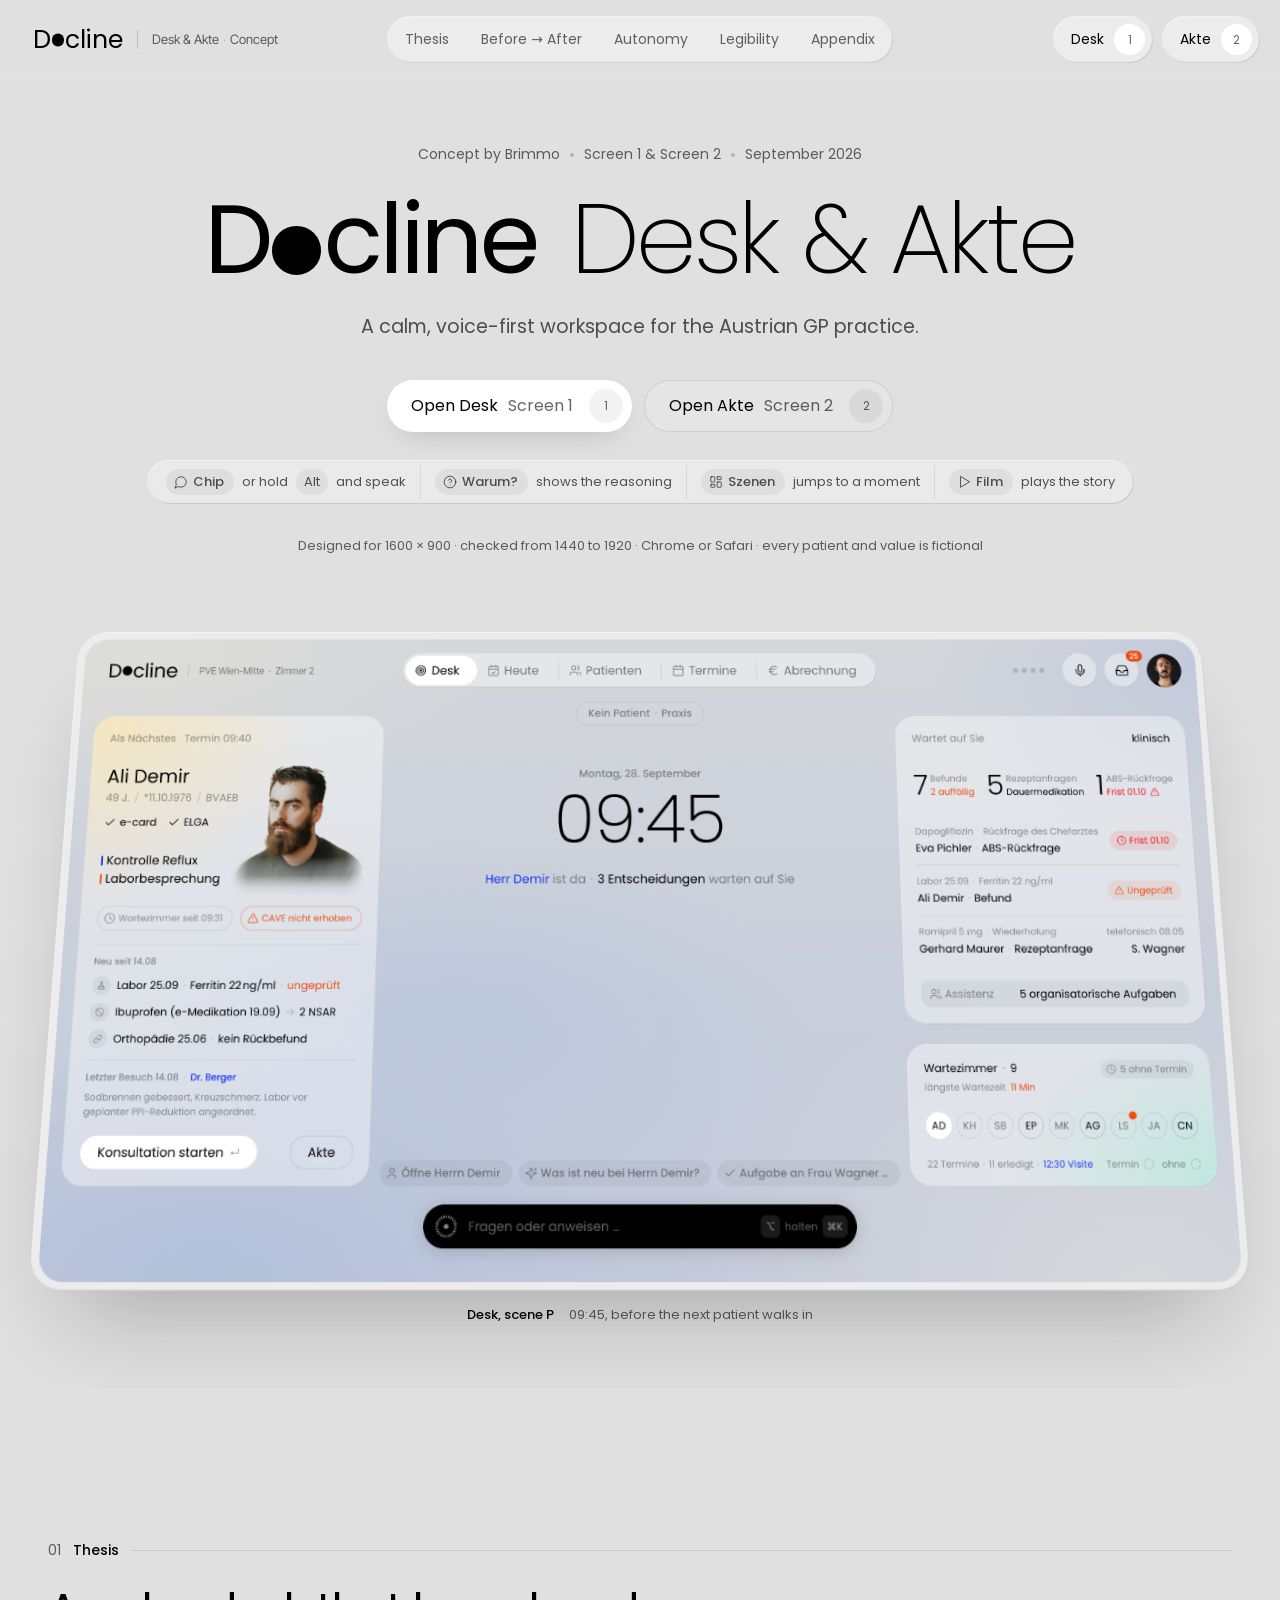
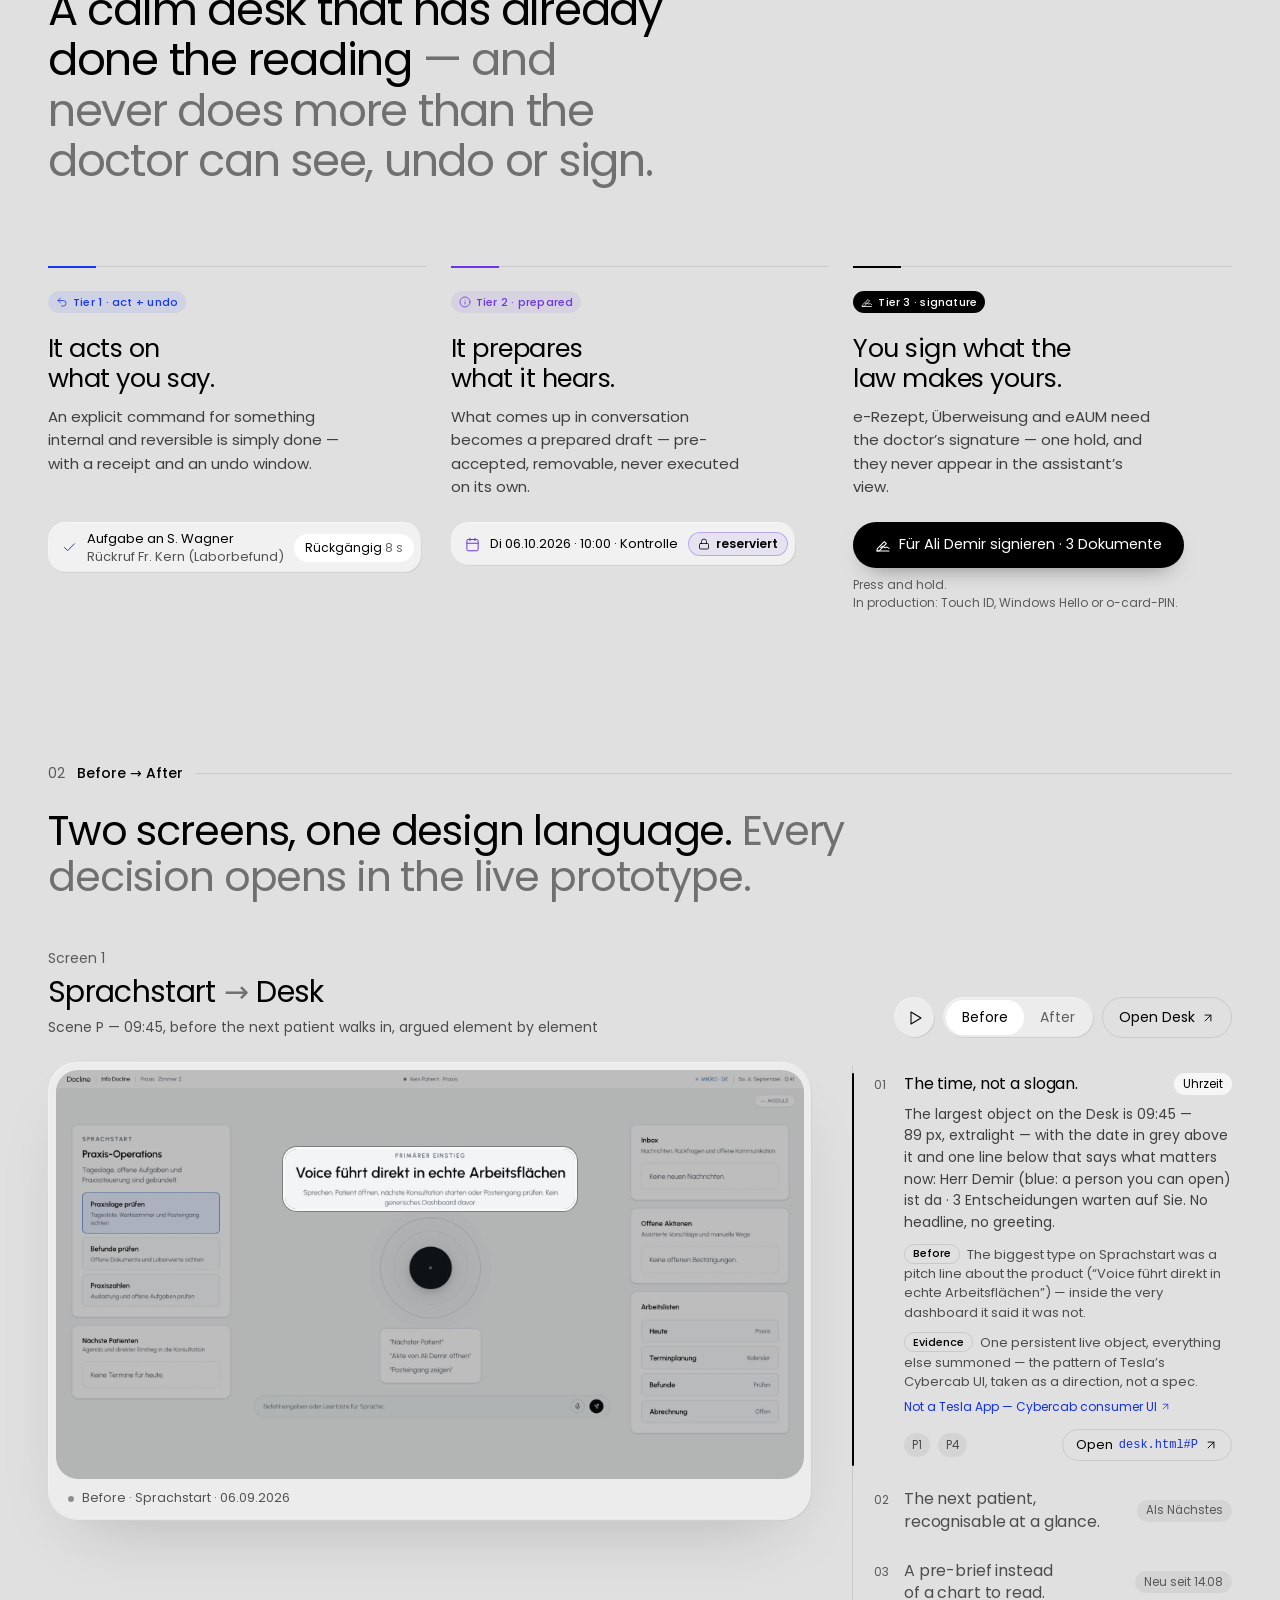
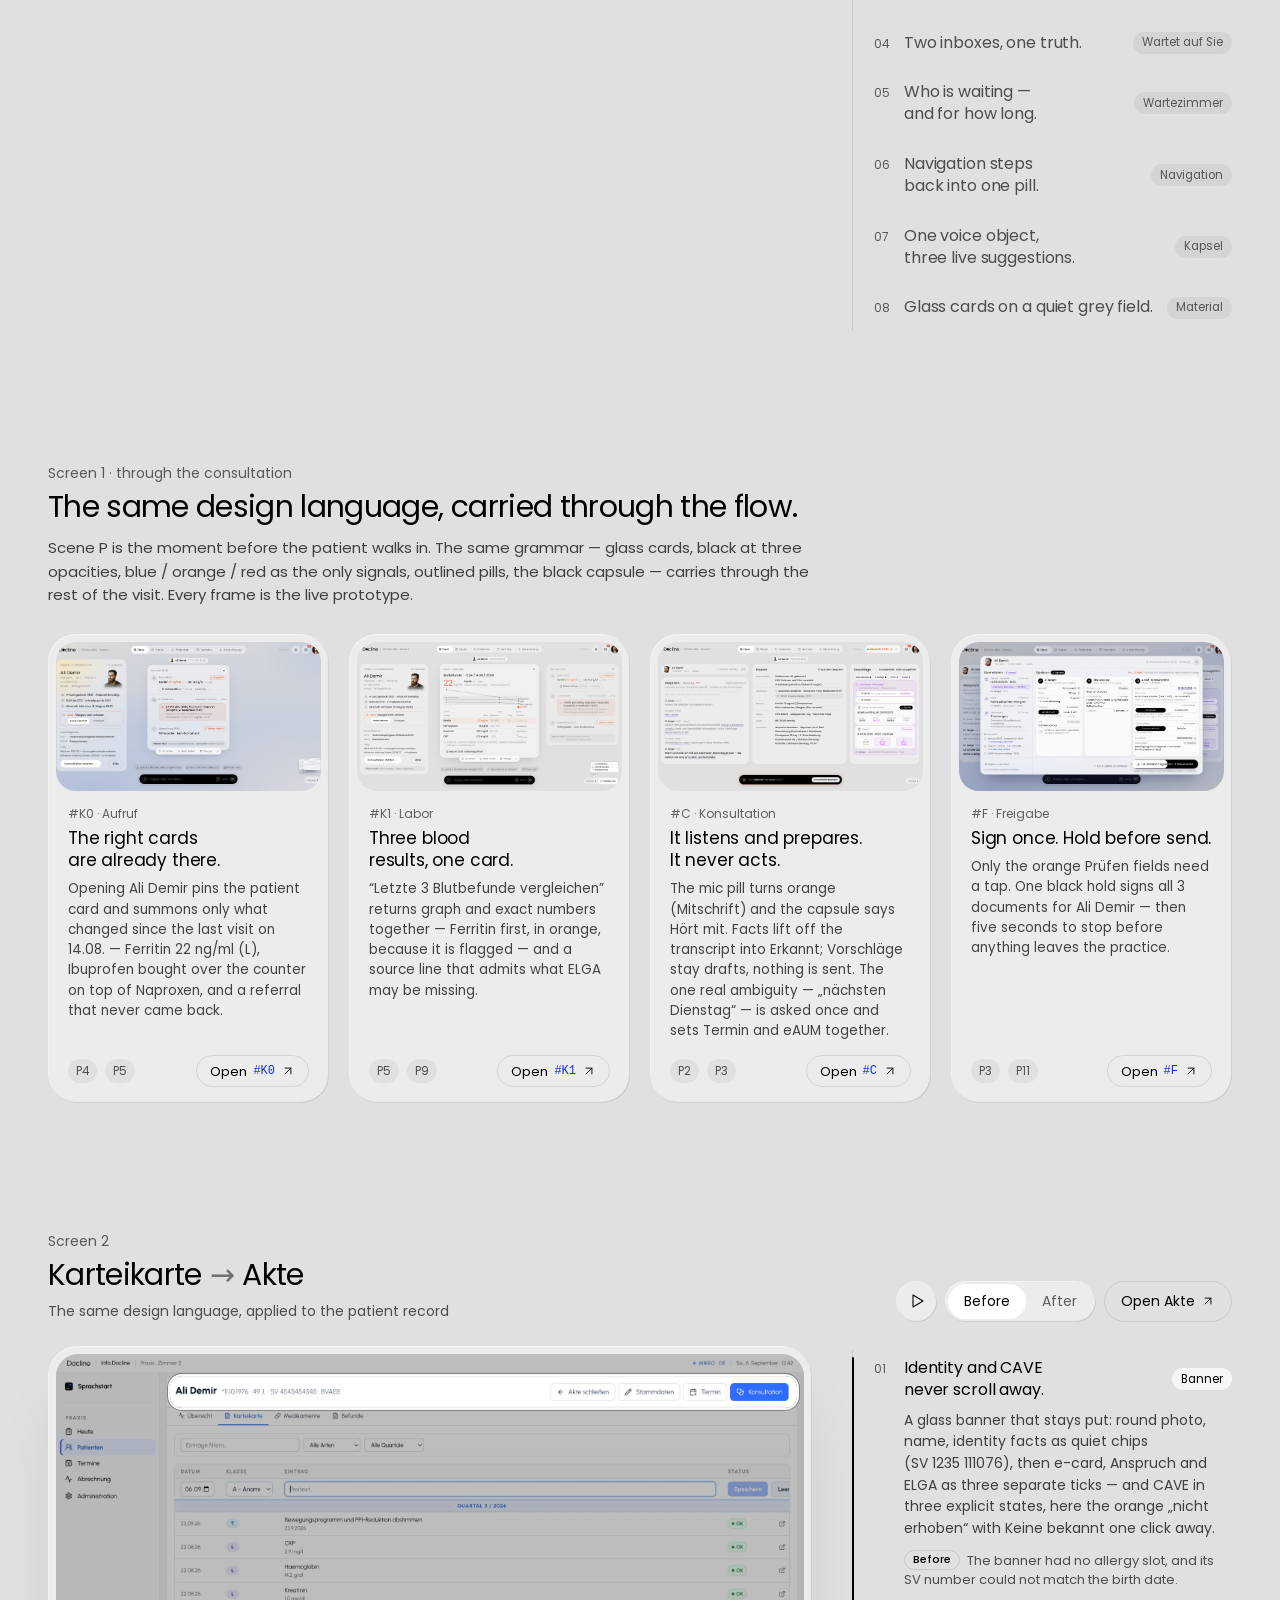
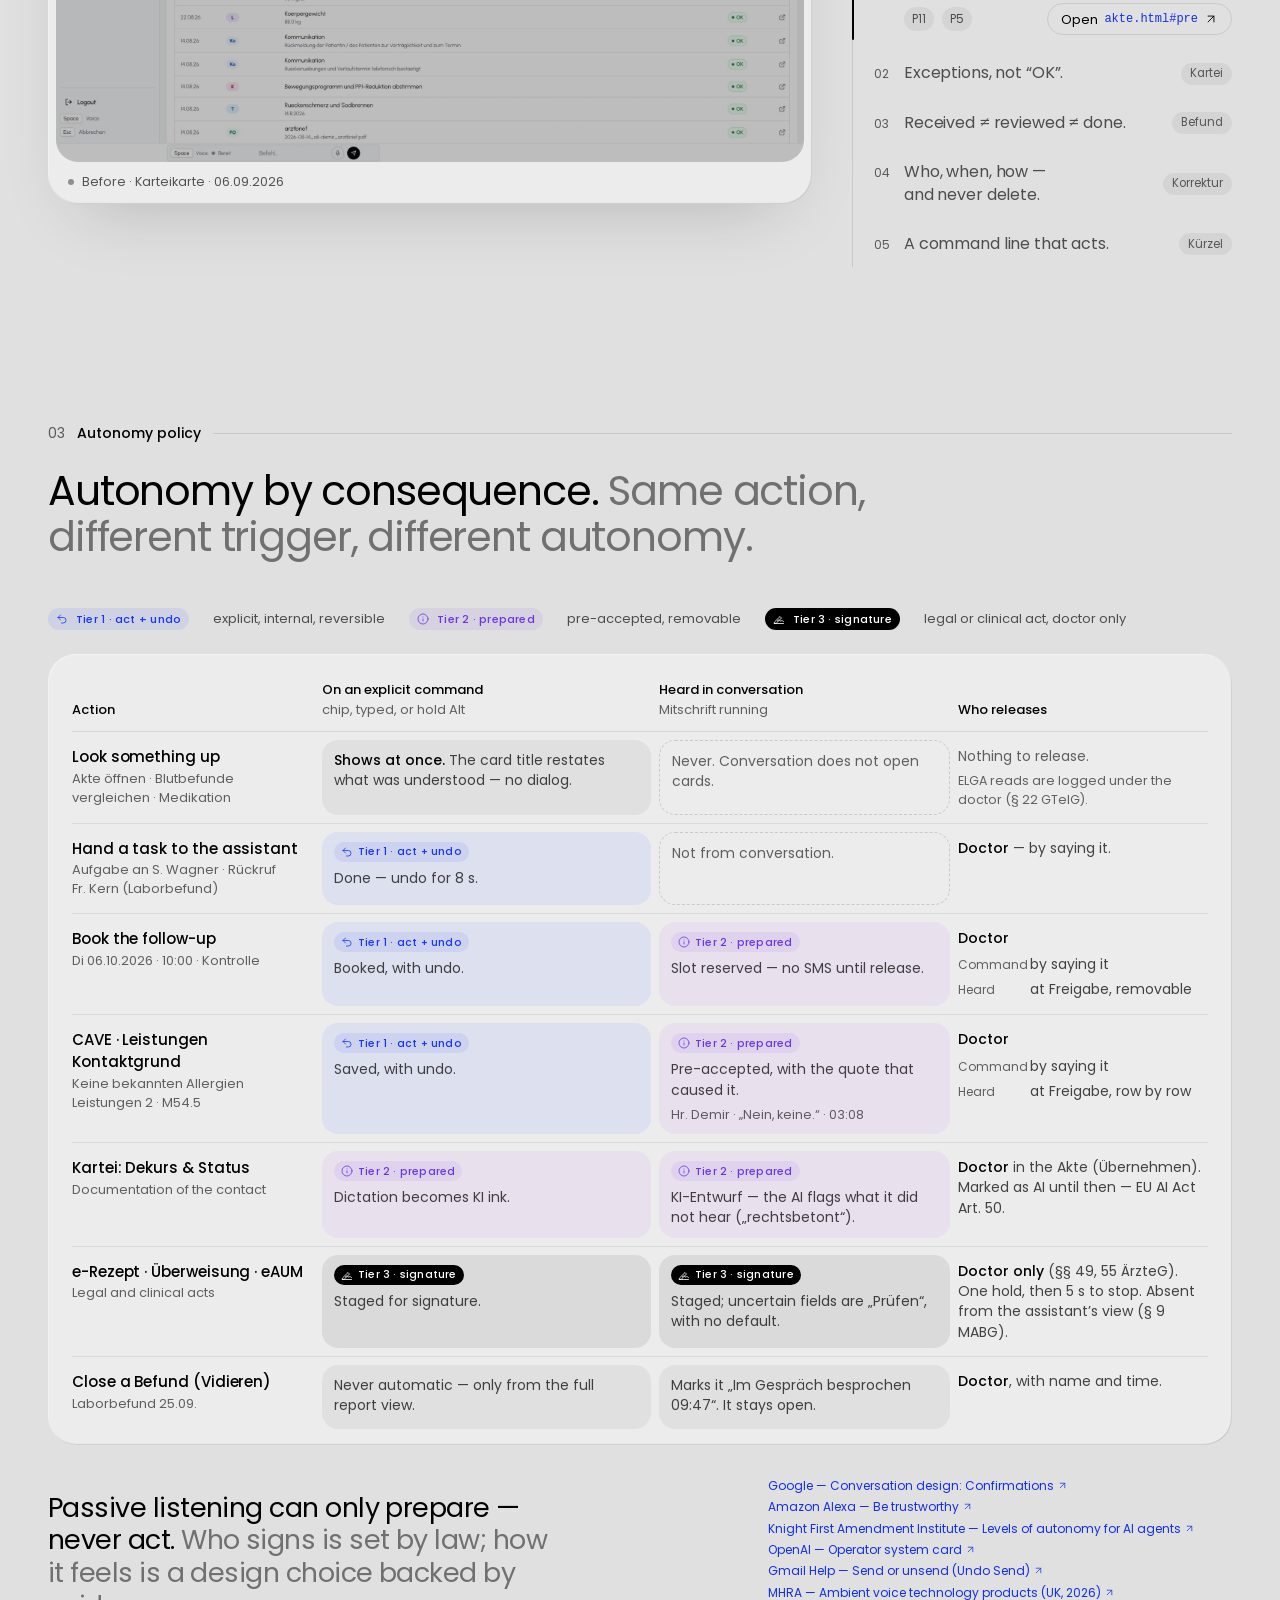
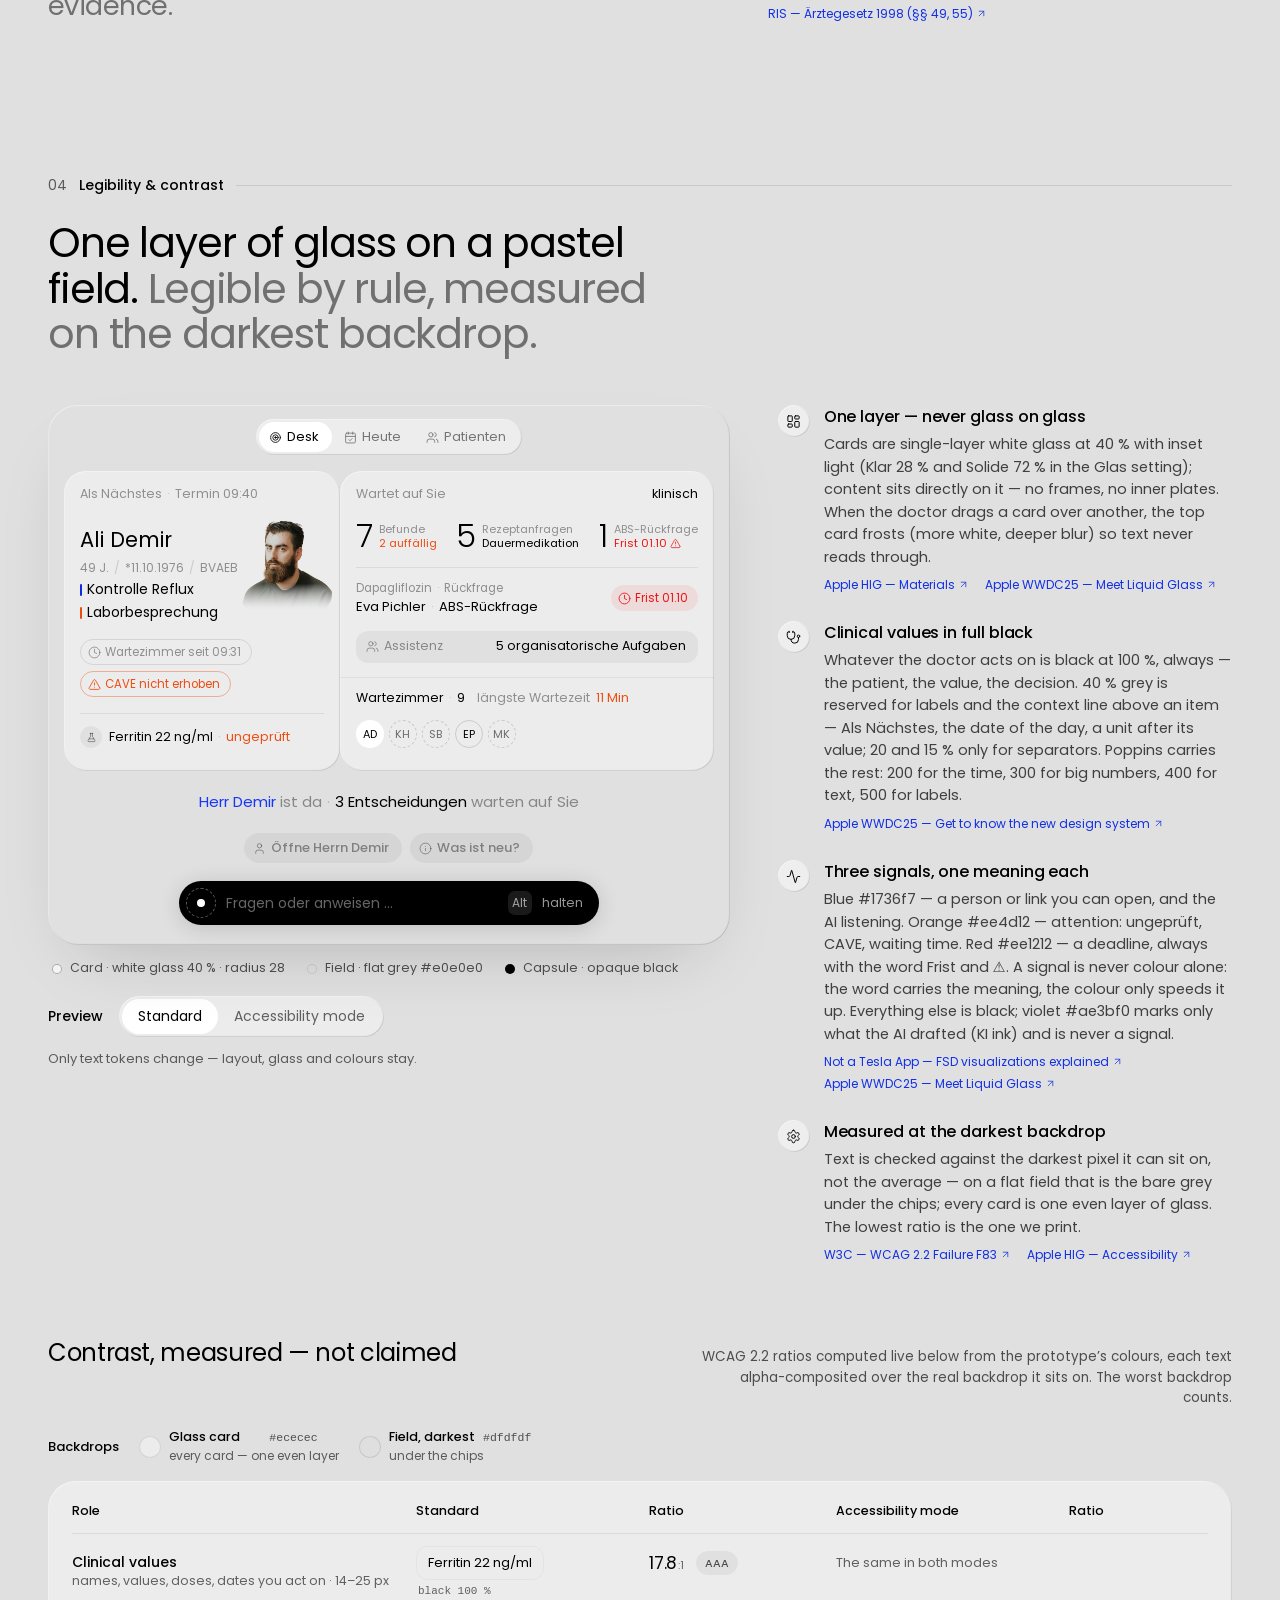
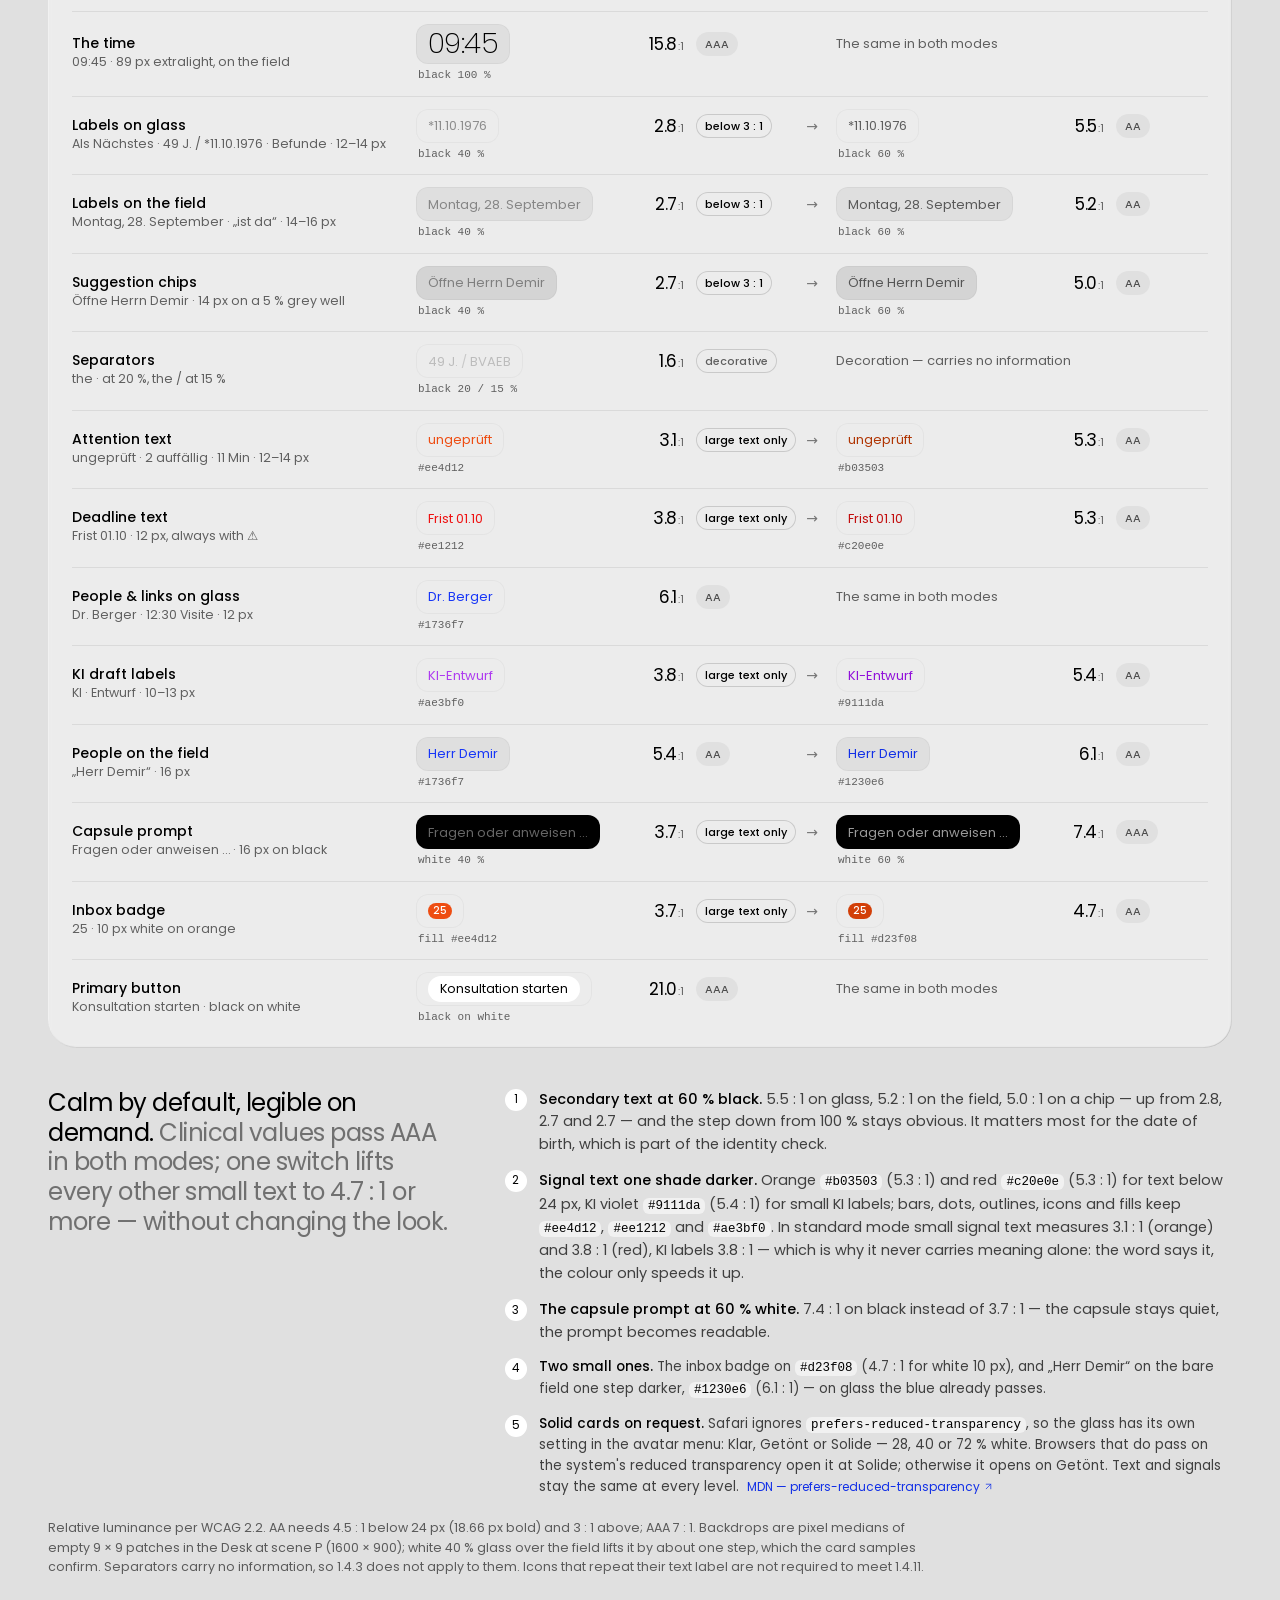
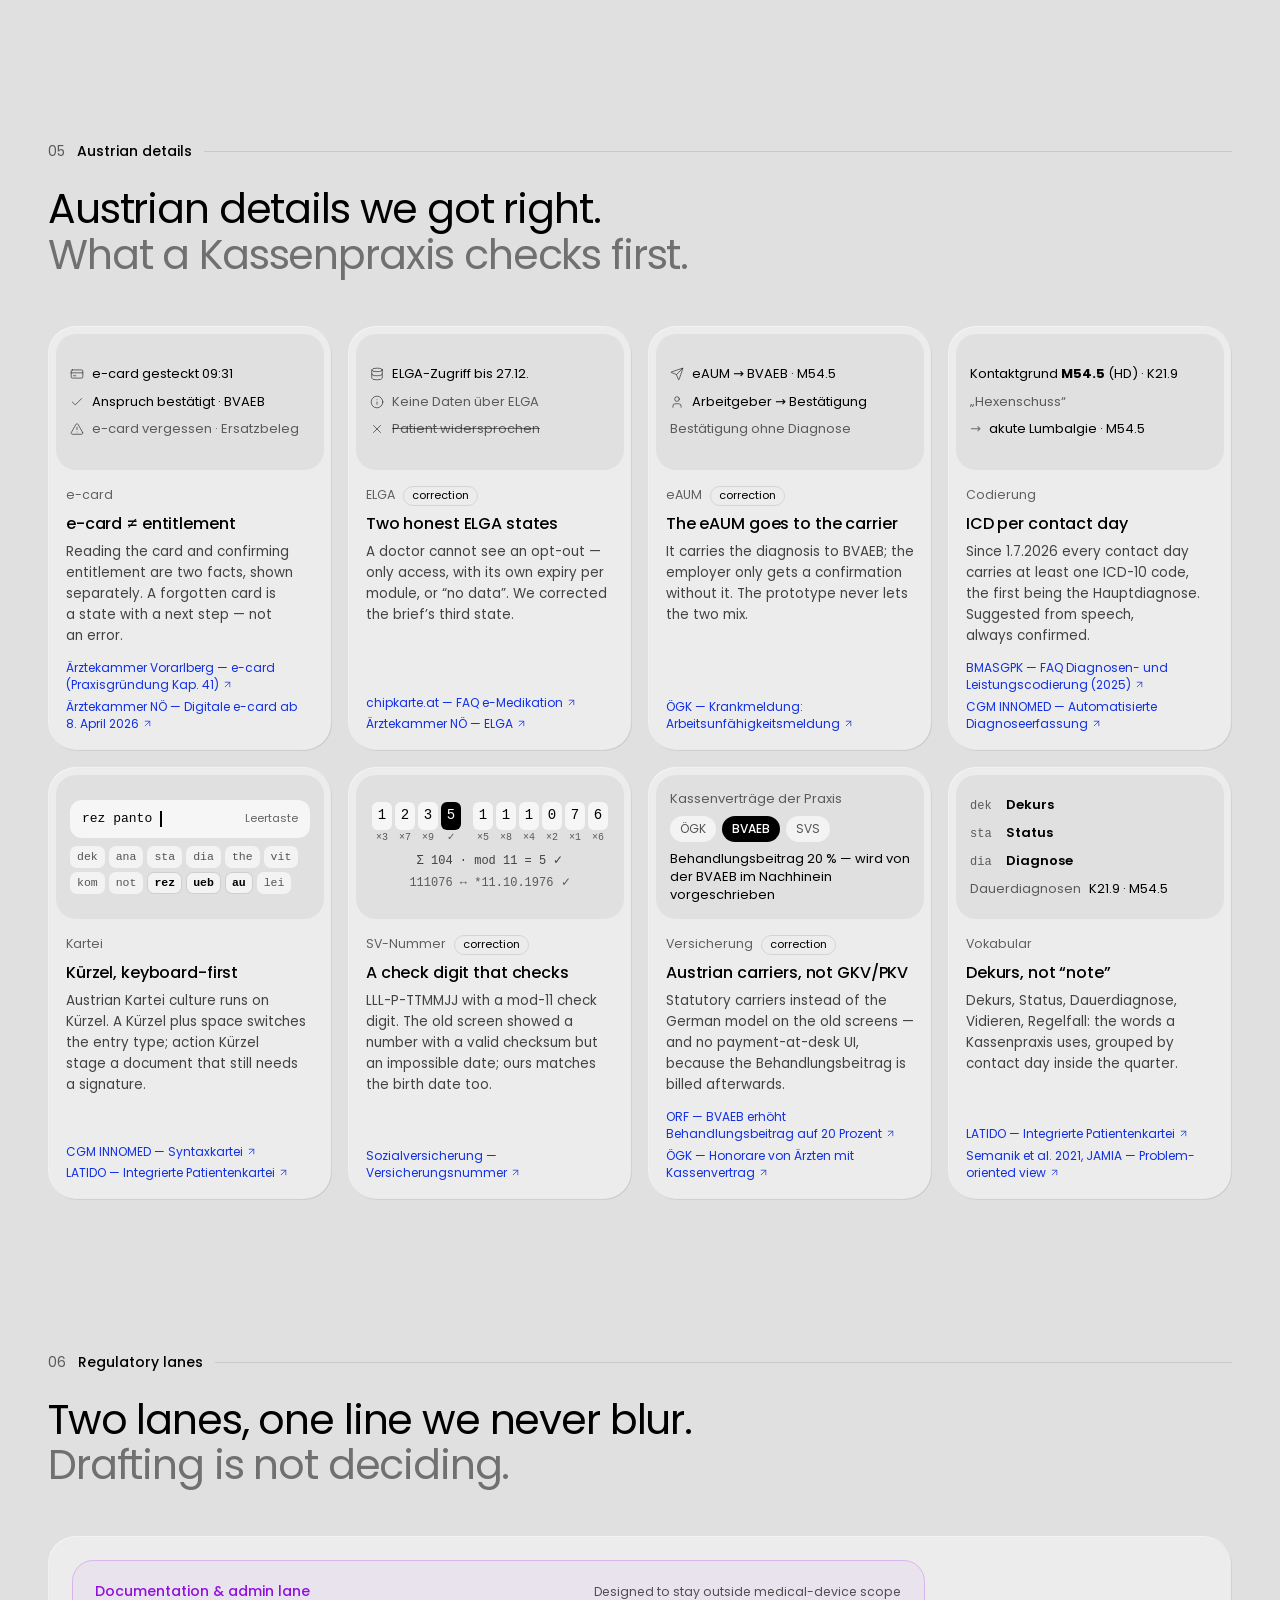
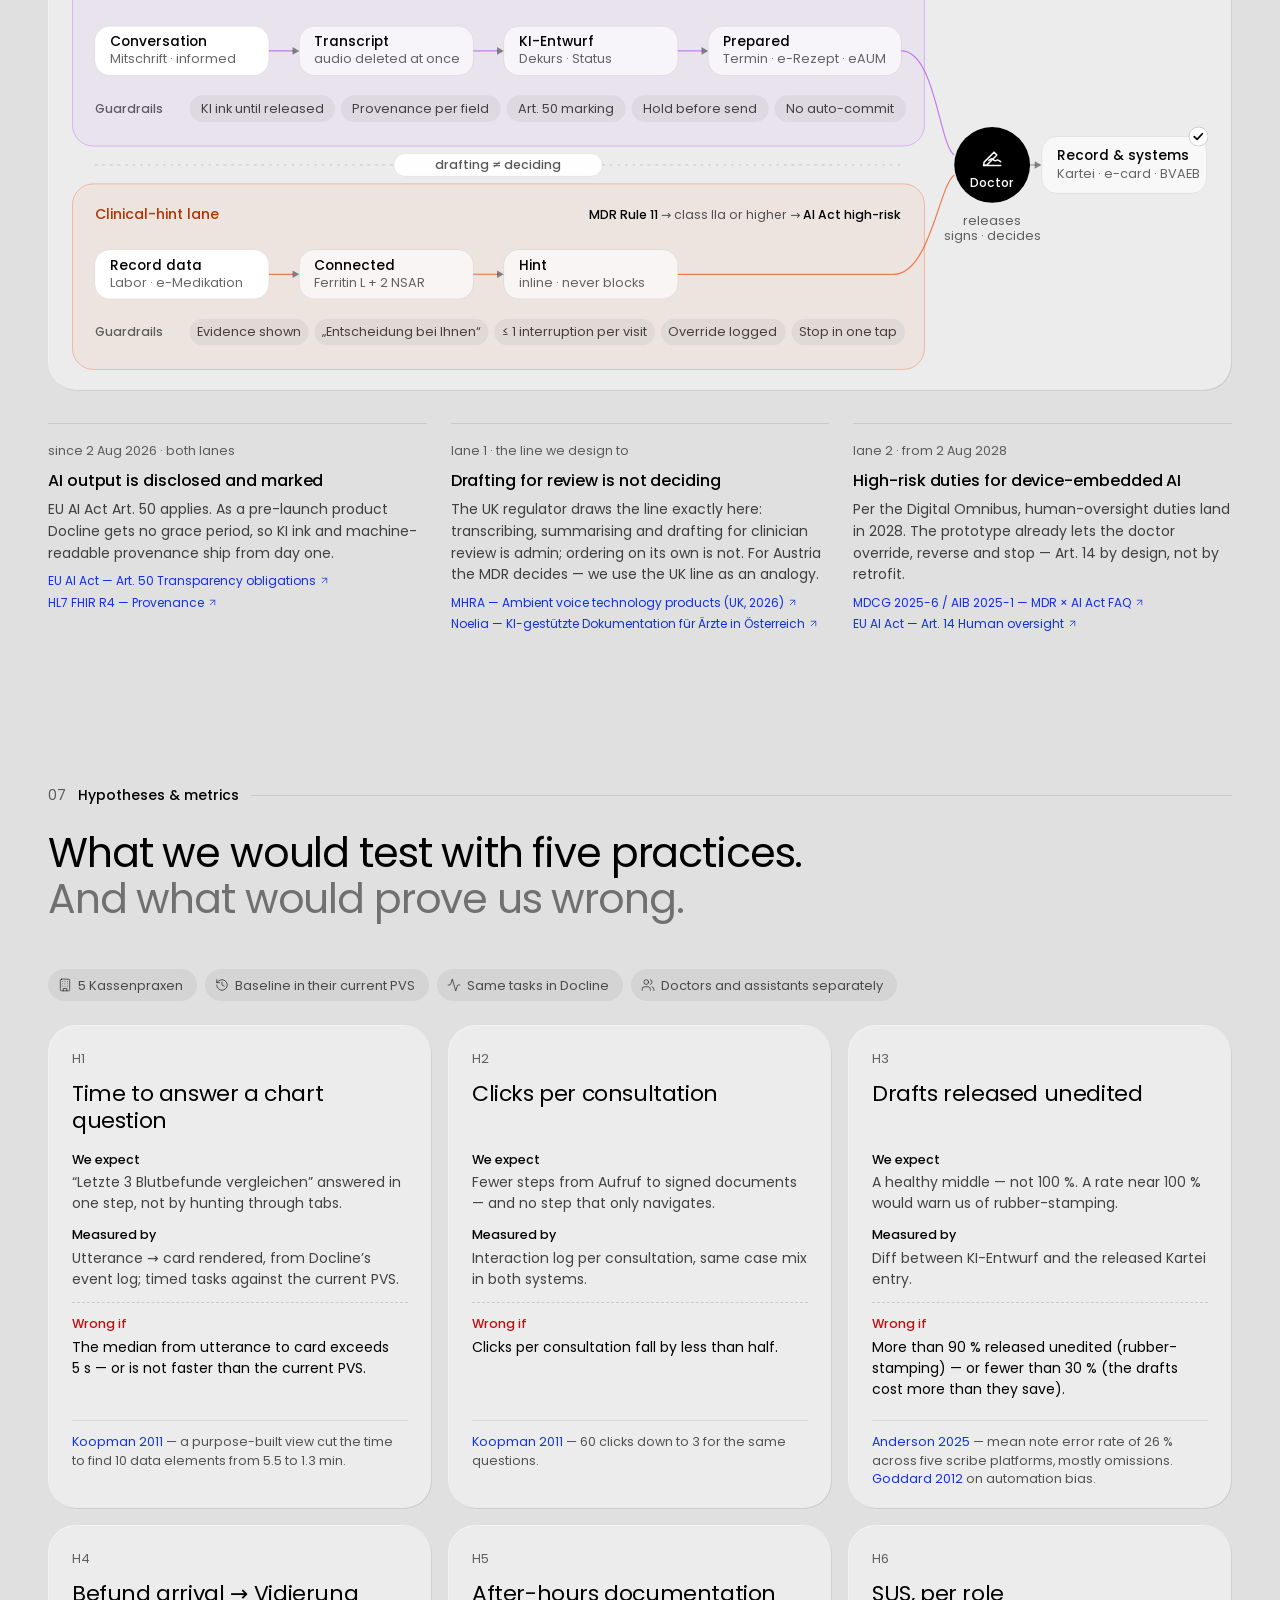
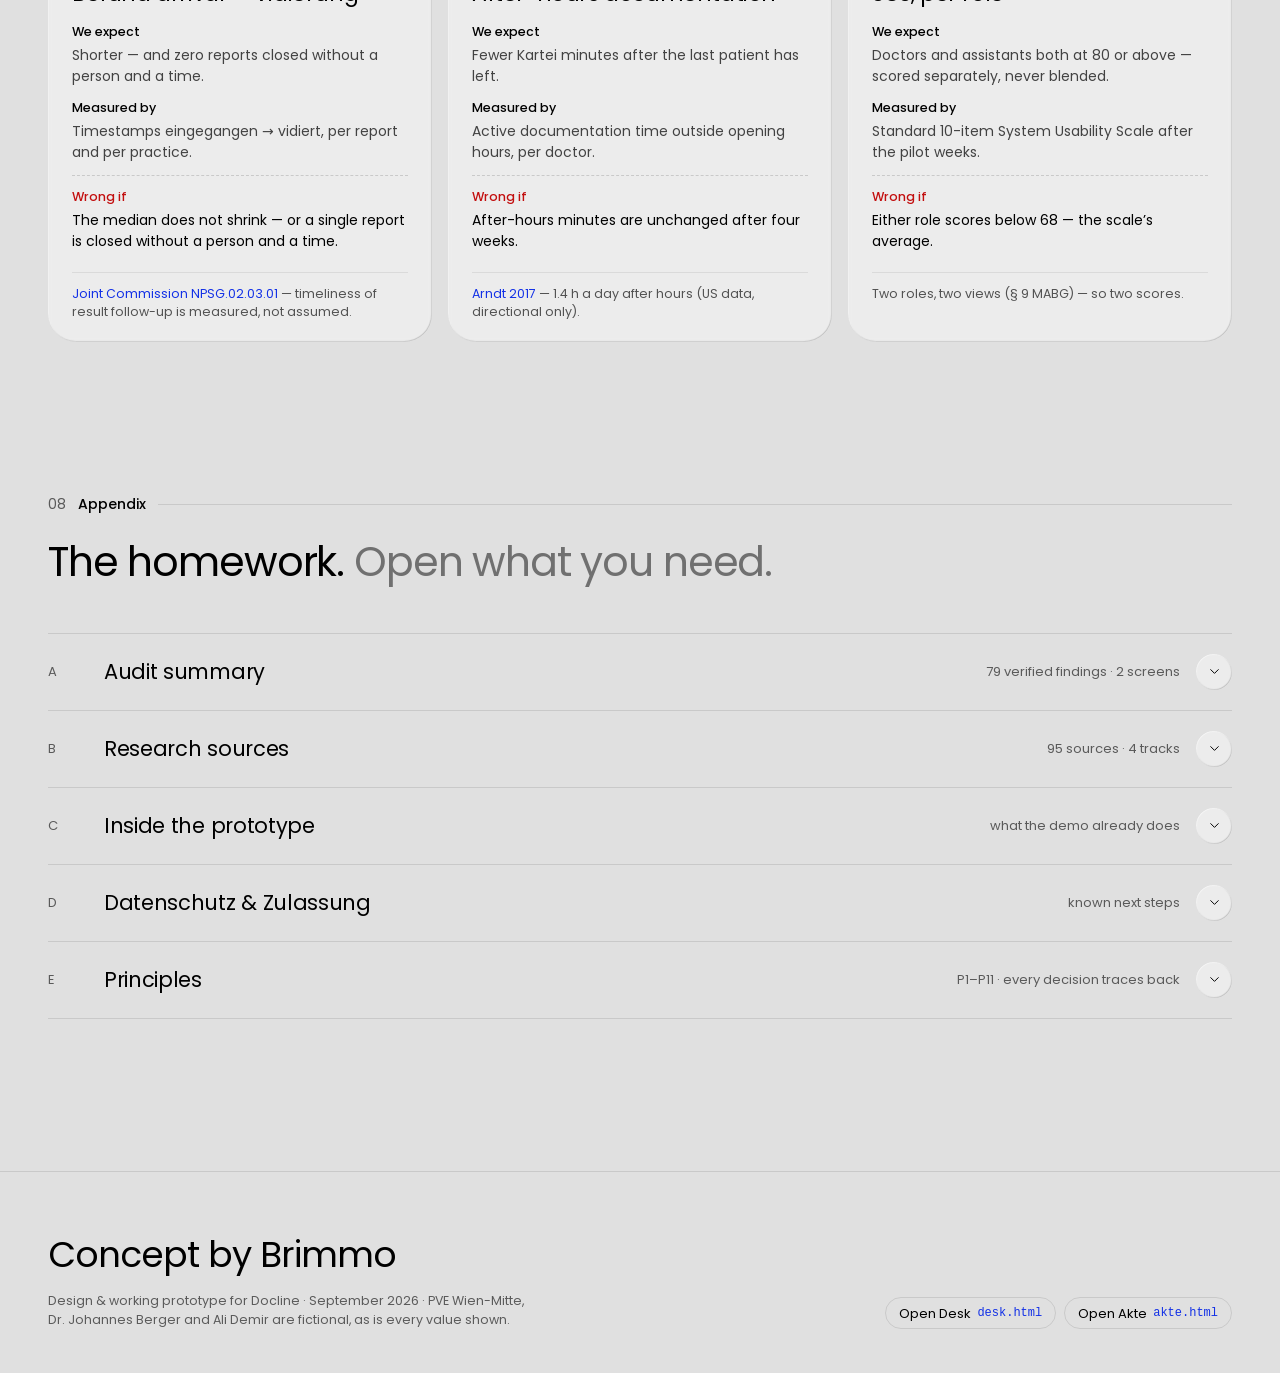
<file: index.html>
<!doctype html>
<html lang="de"><head><meta charset="utf-8"><meta name="robots" content="noindex, nofollow">
<title>Docline — Concept by Brimmo</title>
<meta http-equiv="refresh" content="0; url=v2/">
<script>location.replace('v2/' + location.search + location.hash);</script>
</head><body style="font-family:system-ui;background:#e5e4e9"><a href="v2/">Docline öffnen</a></body></html>
</file>
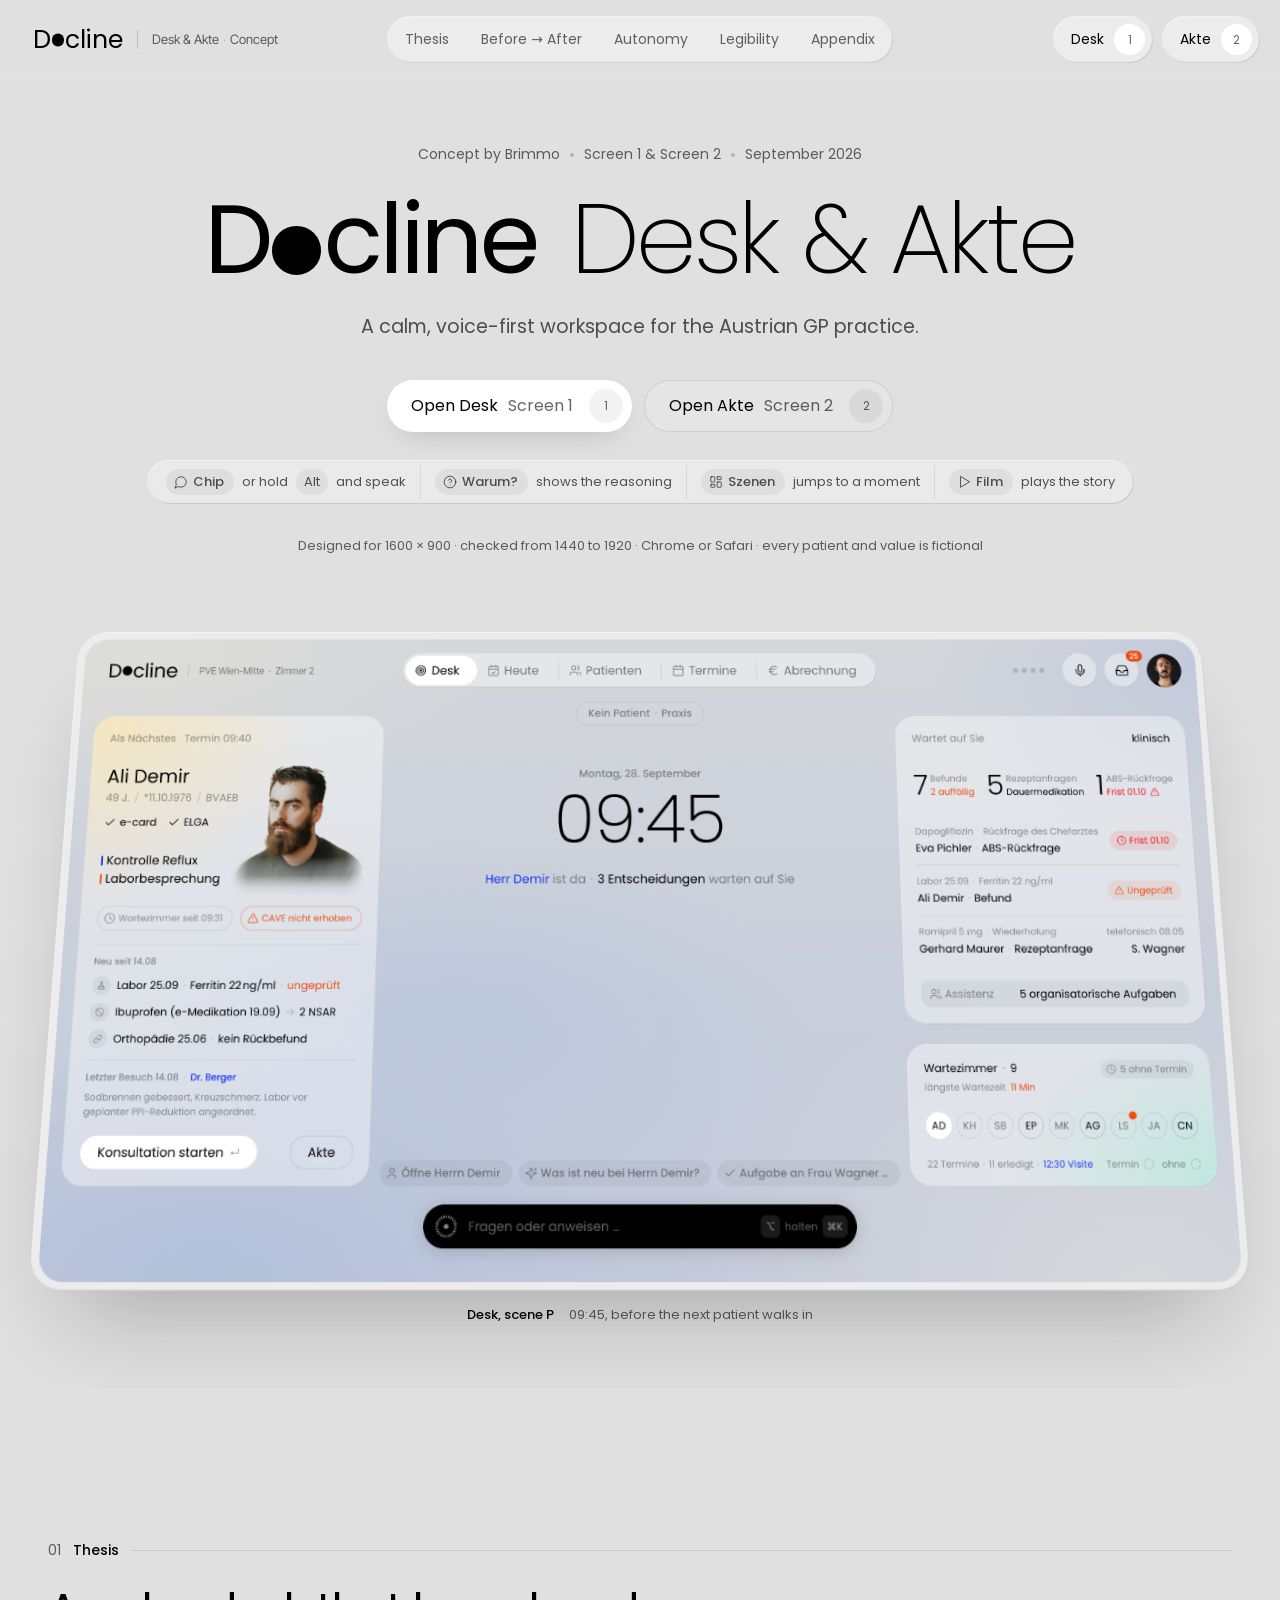
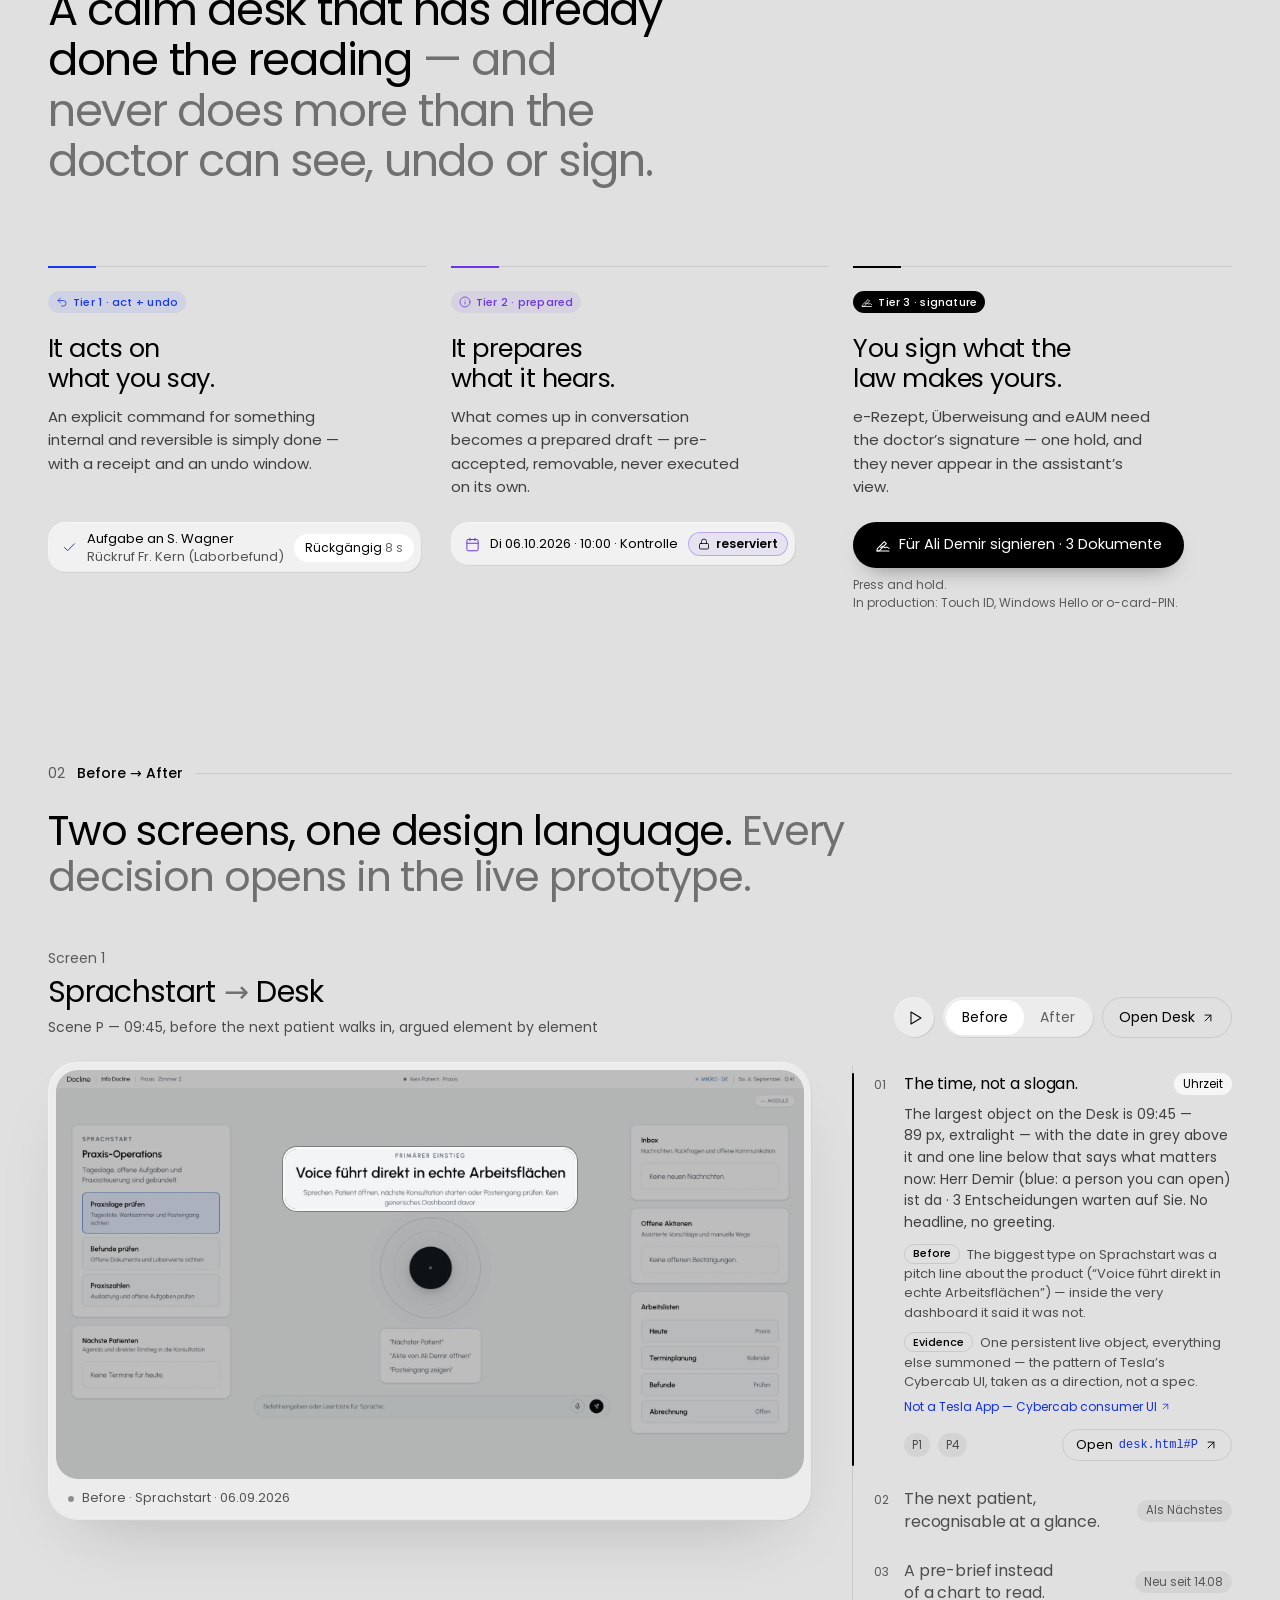
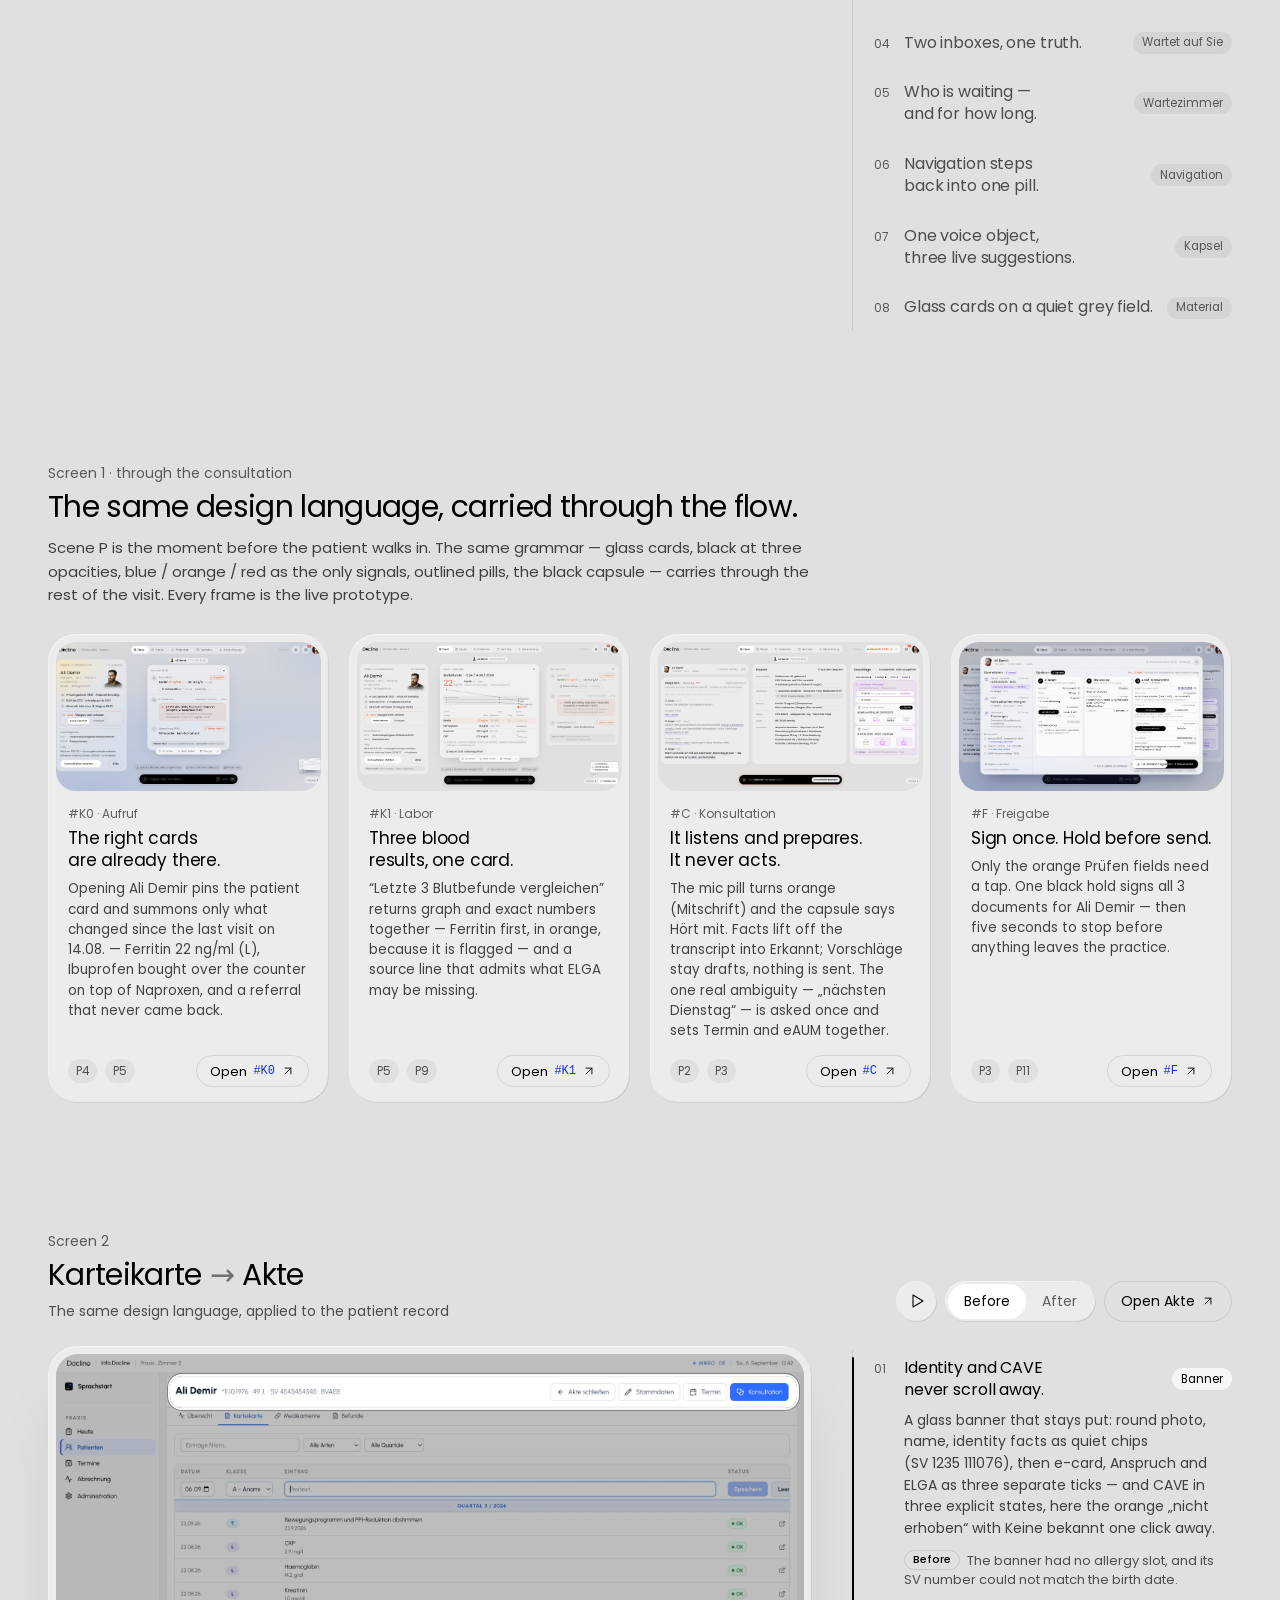
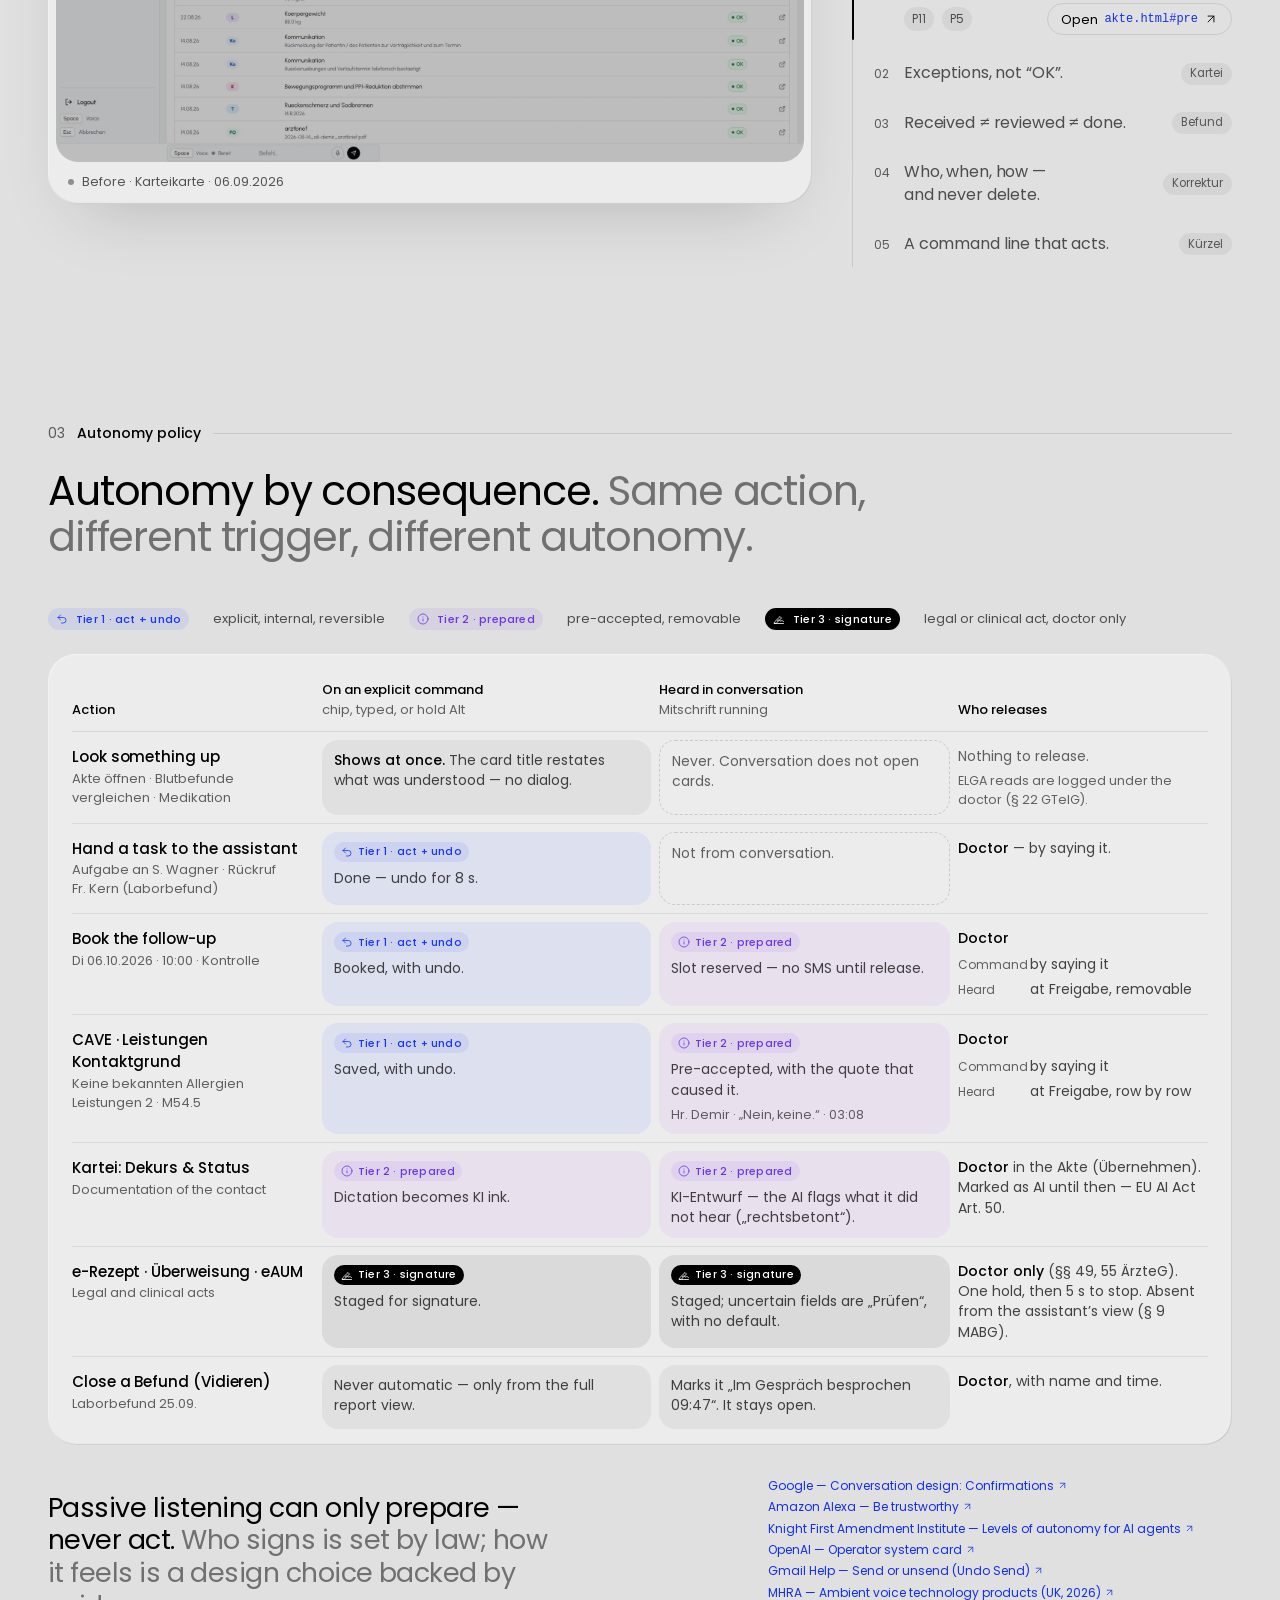
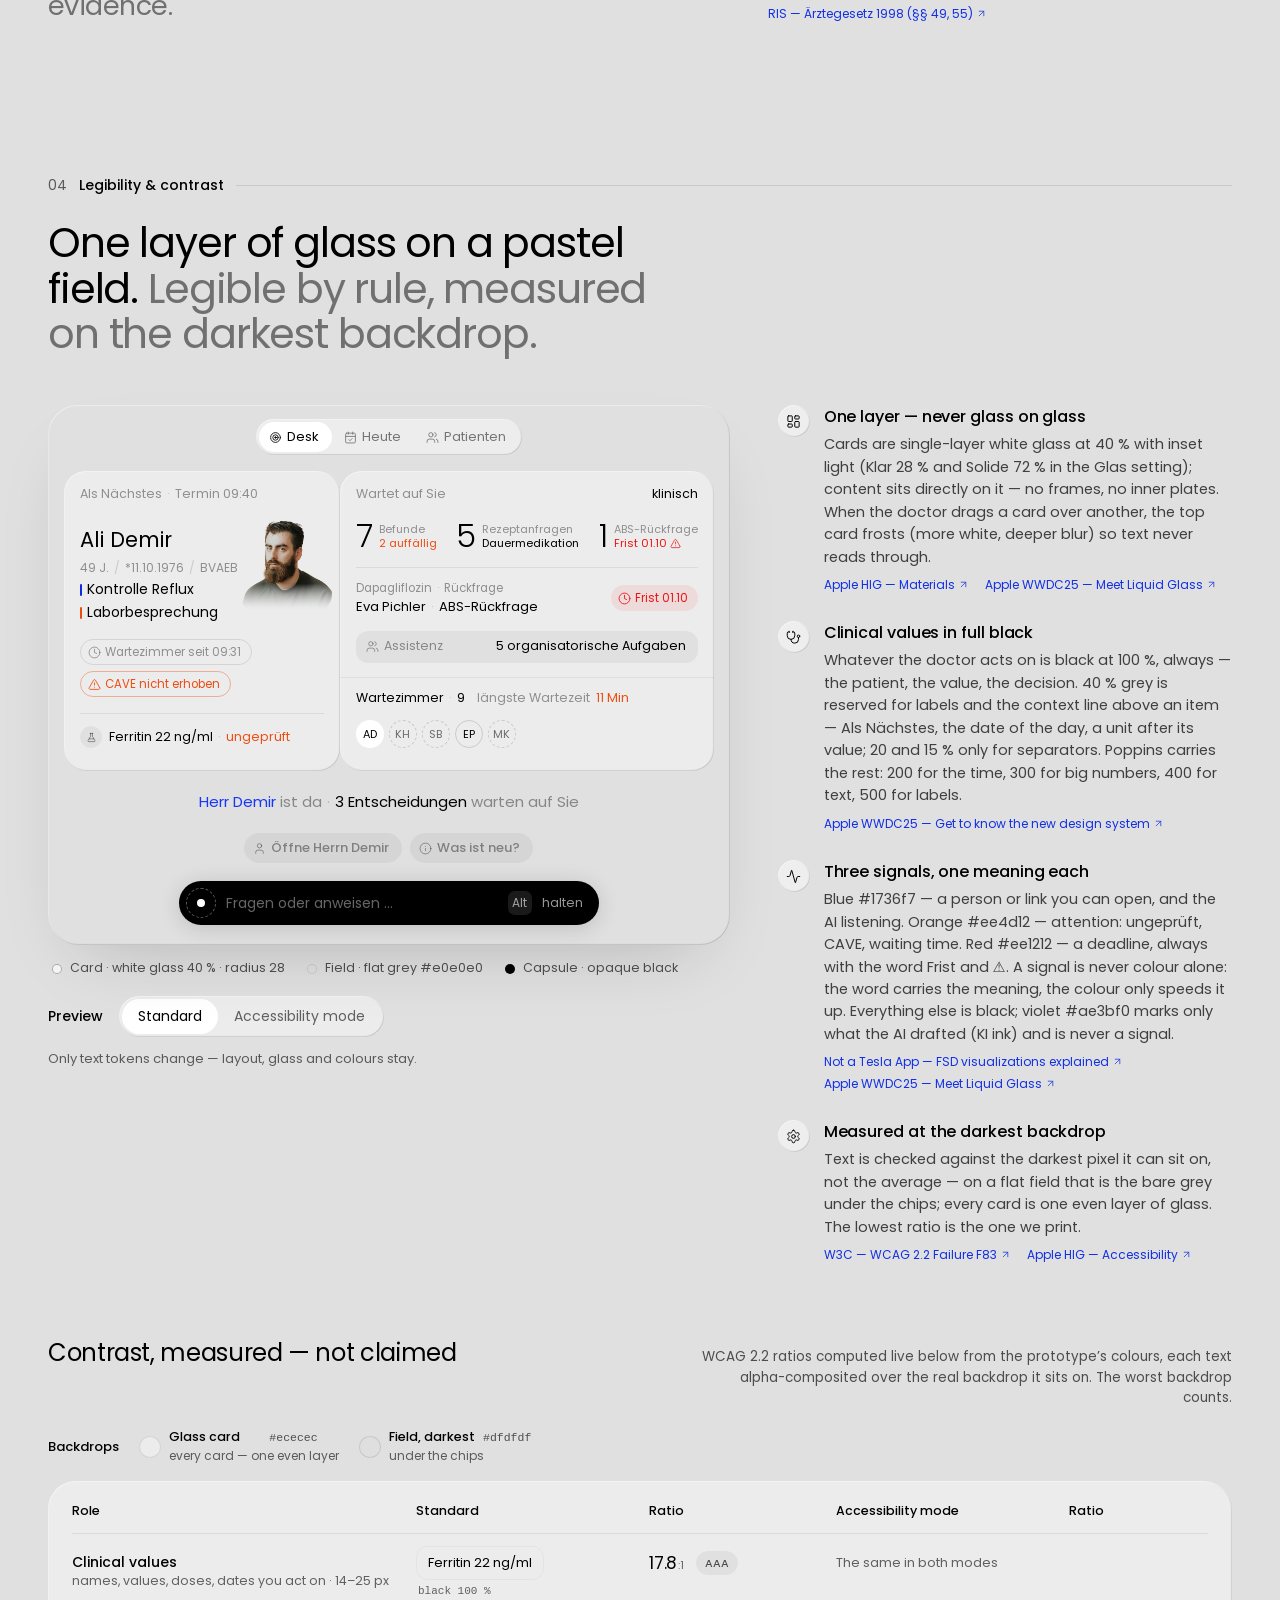
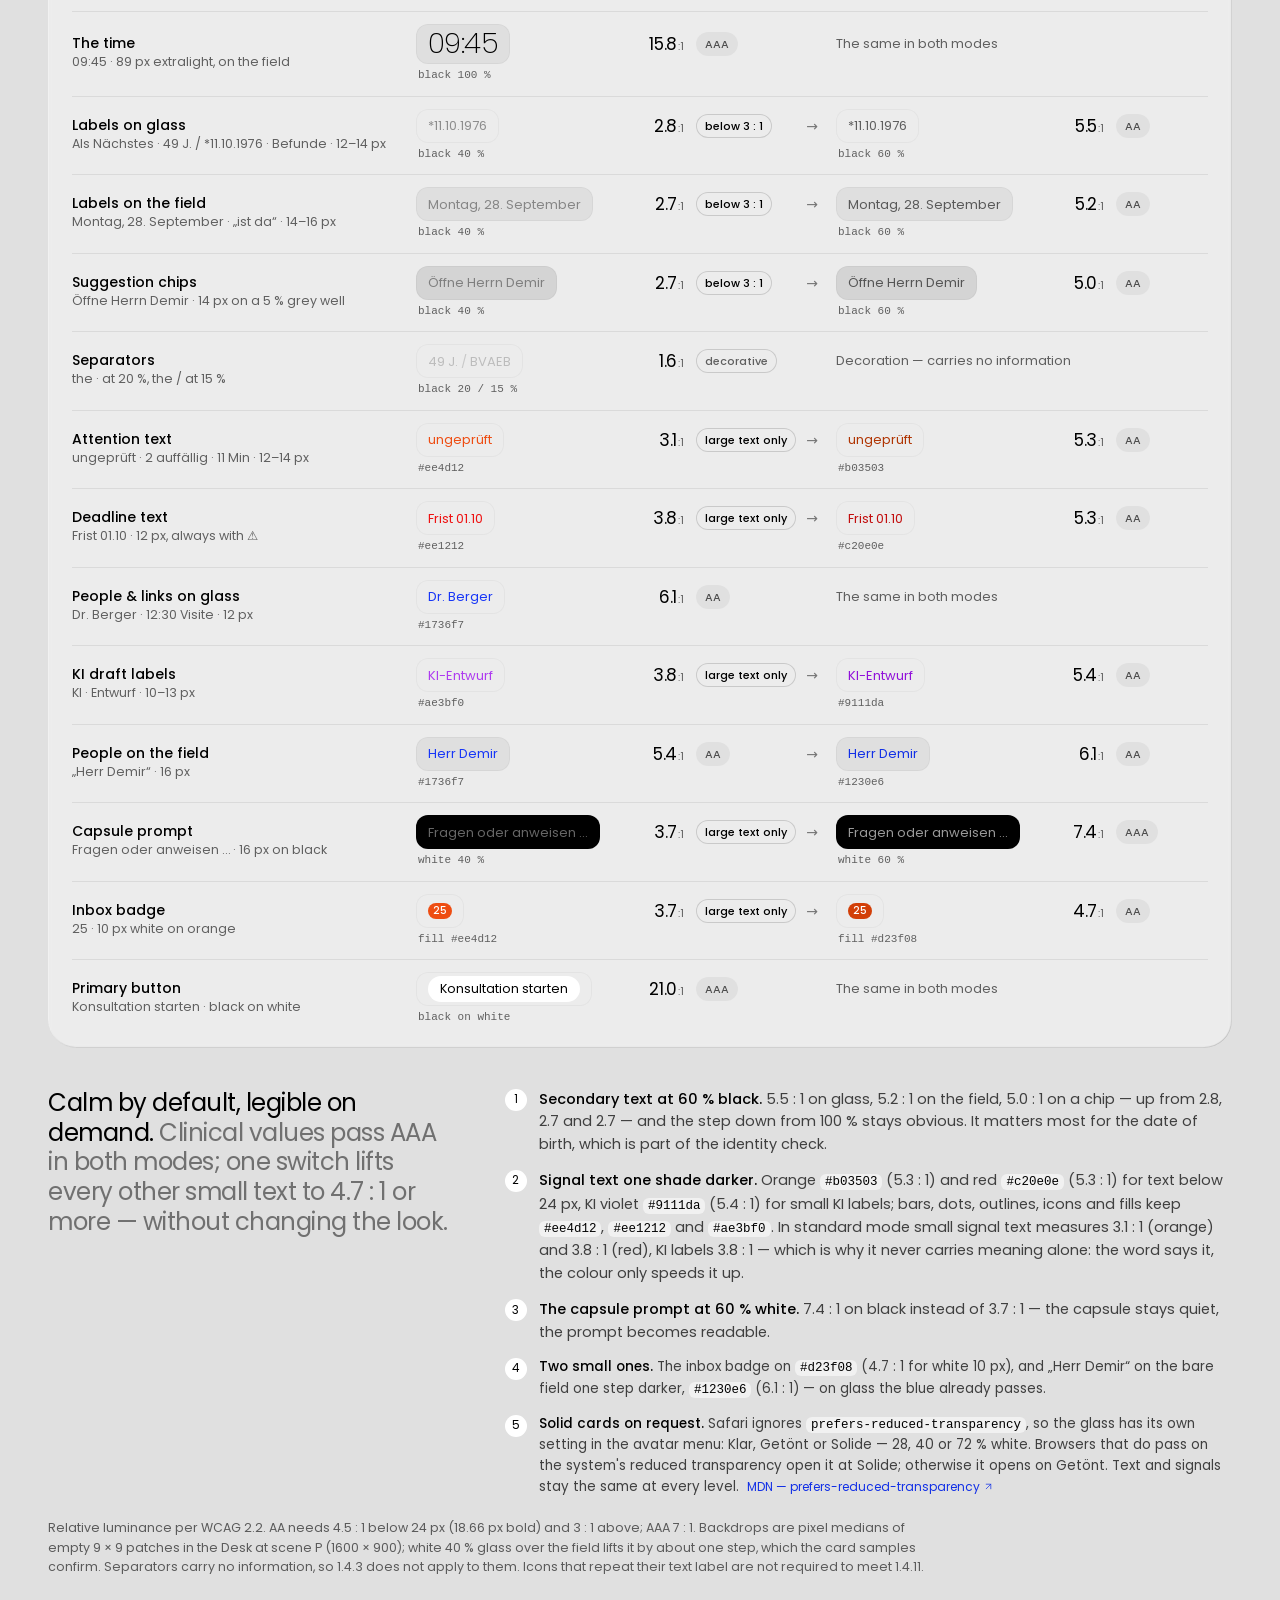
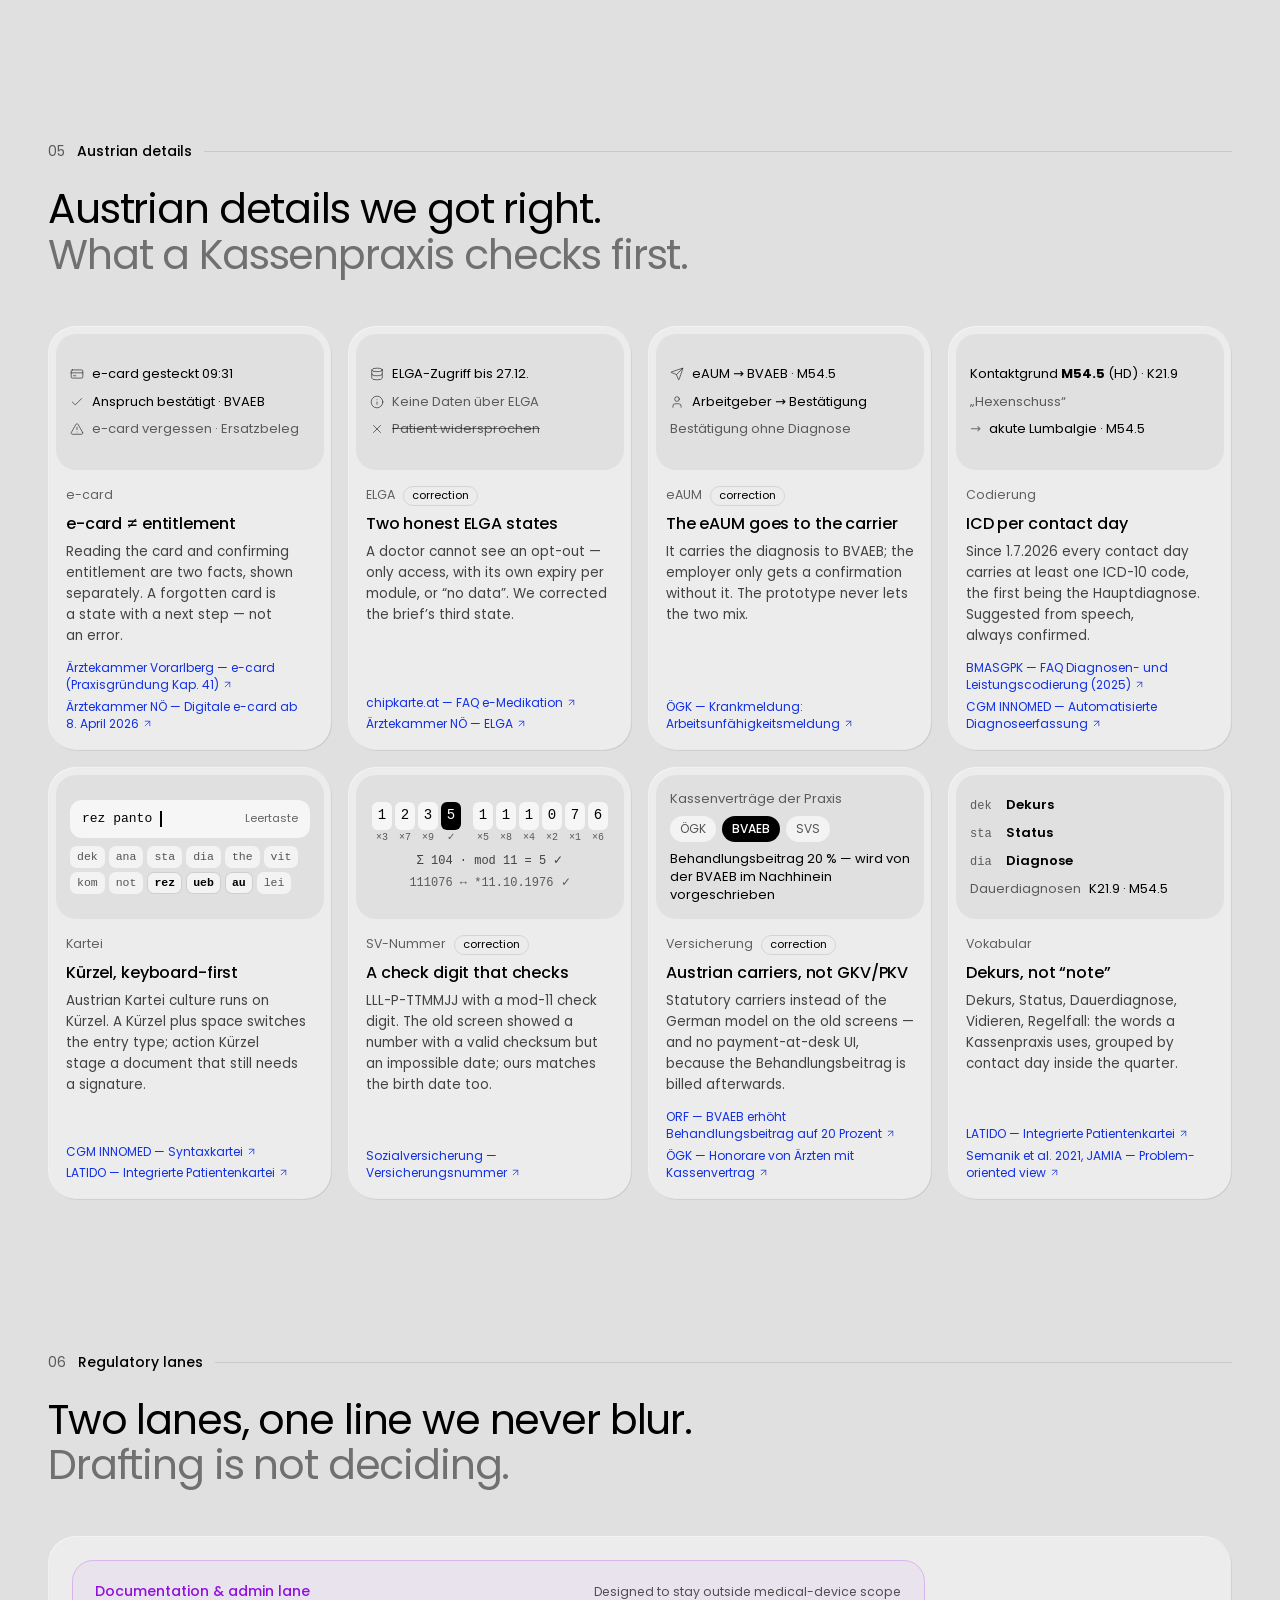
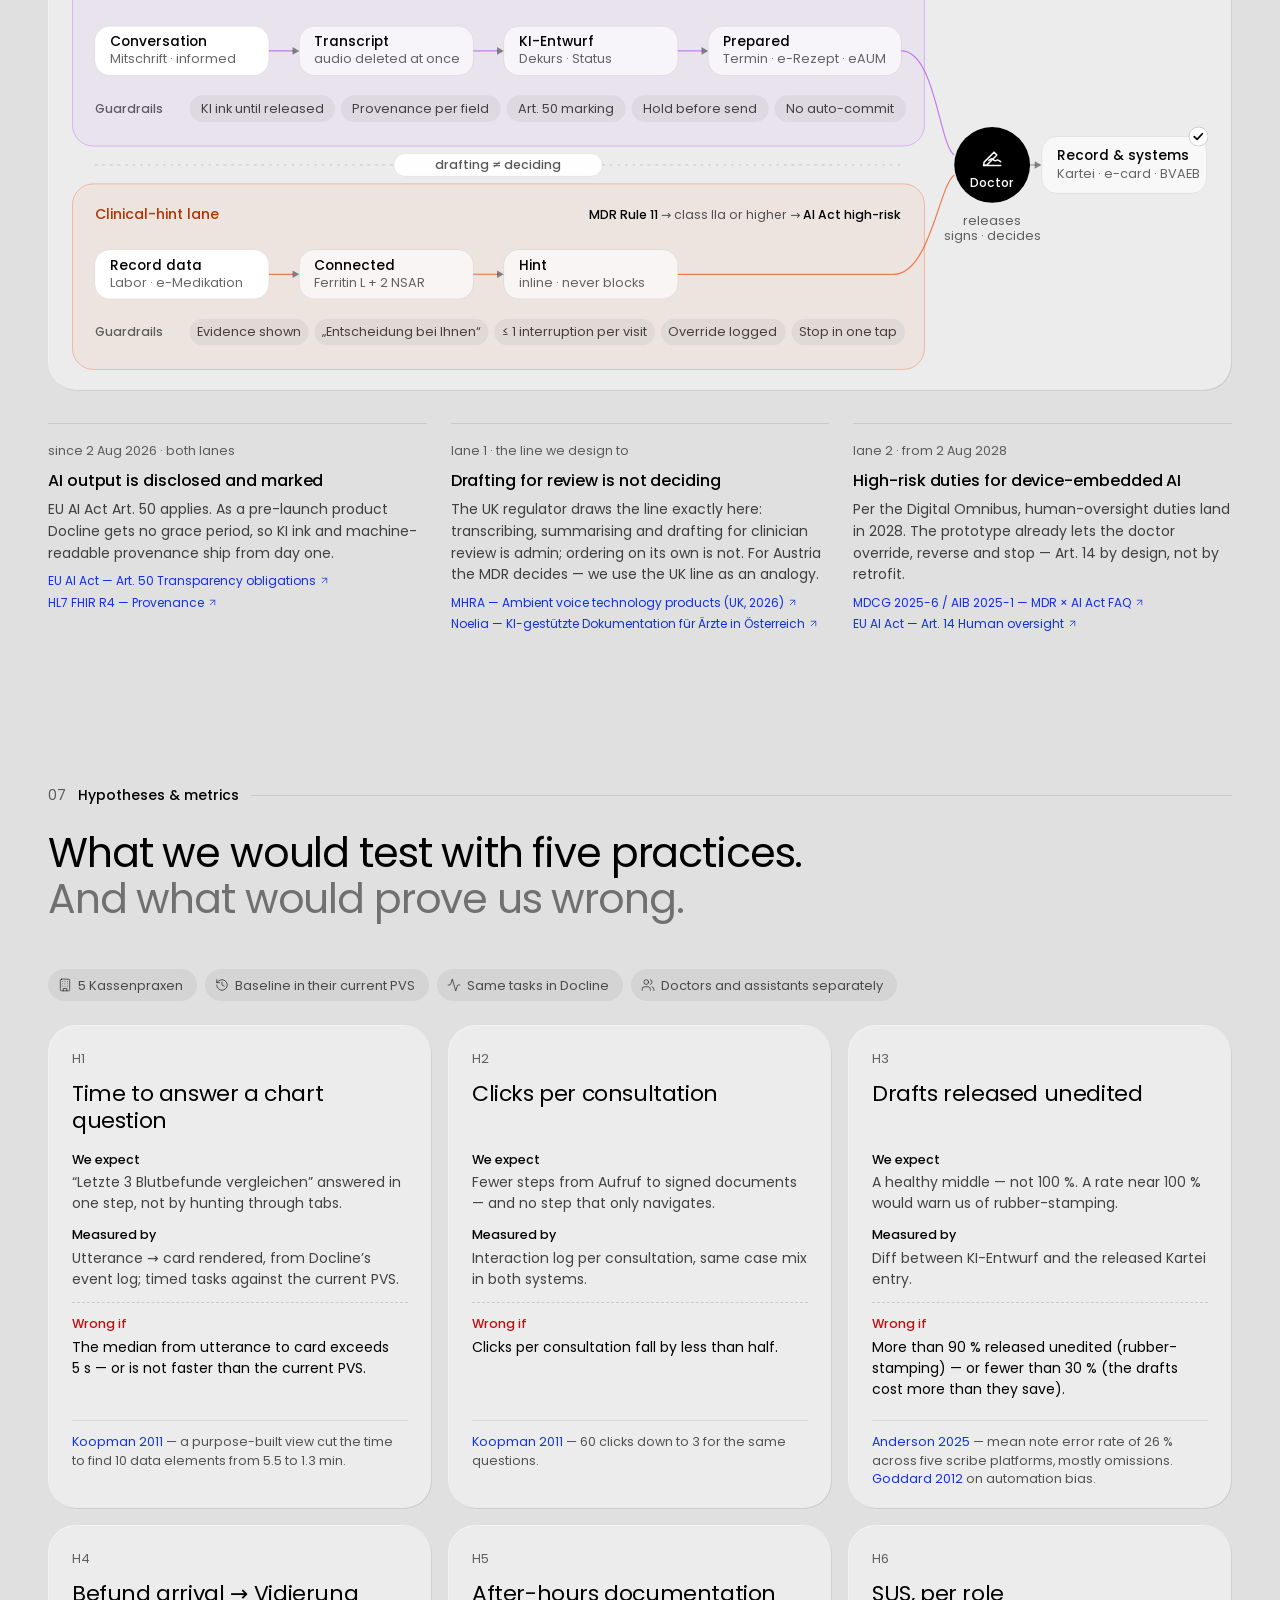
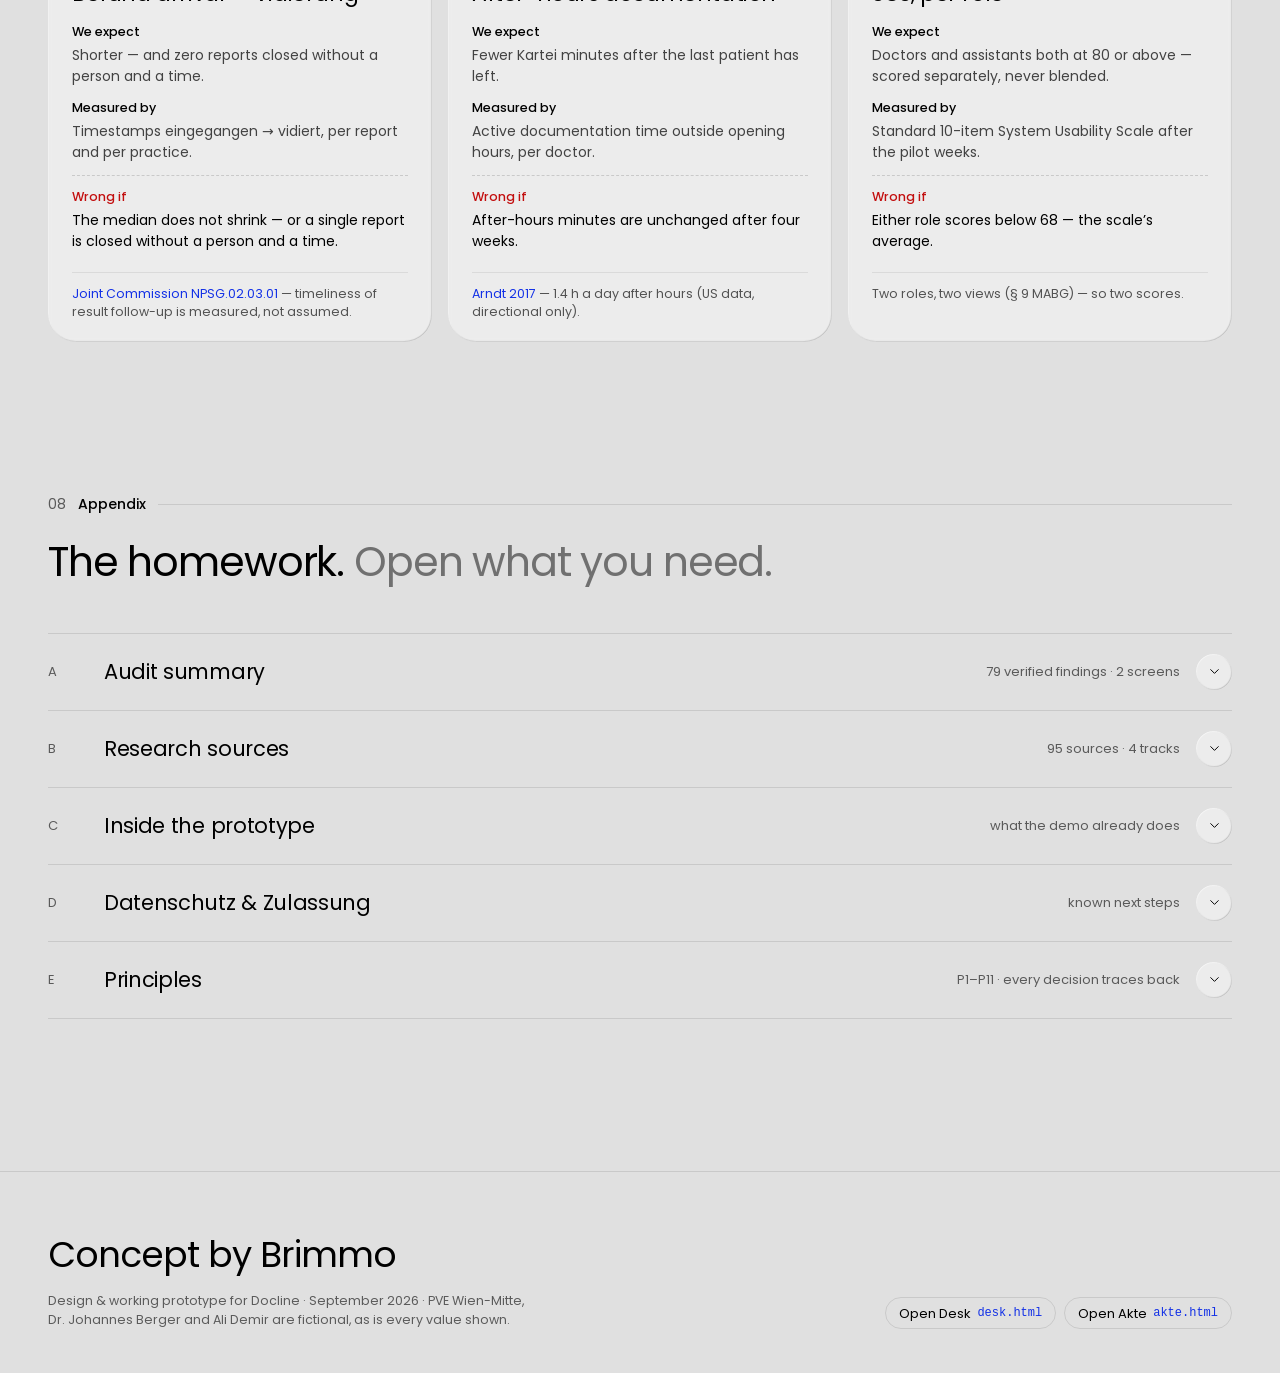
<file: v2/index.html>
<!doctype html>
<html lang="en" data-theme="day">
<head>
<meta name="robots" content="noindex, nofollow">
<meta charset="utf-8">
<meta name="viewport" content="width=device-width, initial-scale=1">
<title>Docline — Desk & Akte · Concept</title>
<link rel="icon" href="data:image/svg+xml,%3Csvg xmlns='http://www.w3.org/2000/svg' viewBox='0 0 32 32'%3E%3Crect width='32' height='32' rx='16' fill='%23ffffff'/%3E%3Ccircle cx='16' cy='16' r='6.5' fill='%23000000'/%3E%3C/svg%3E">
<meta name="description" content="Docline Desk &amp; Akte — a concept by Brimmo for the Austrian GP practice: the Desk (Screen 1) and the Akte (Screen 2).">
<script>
/* One light theme. Every link into the prototype carries ?fresh, so each scene opens clean; the hub only mirrors the
   prototype's "Bewegung reduzieren" setting. */
(function () {
  var s = {}; try { var sk = Object.keys(localStorage).filter(function (k) { return /^docline\.[^.]+\.settings$/.test(k); })[0]; s = (sk && JSON.parse(localStorage.getItem(sk))) || {}; } catch (e) {}
  var h = document.documentElement; h.dataset.theme = 'day';
  /* reveals start hidden only while JS is healthy: an uncaught error, or hub.js not booting, shows everything */
  h.classList.add('js'); var unhide = function () { h.classList.remove('js'); };
  window.addEventListener('error', unhide); setTimeout(function () { if (!window.DoclineHub) unhide(); }, 3000);
  if (s.reduceMotion || (window.matchMedia && matchMedia('(prefers-reduced-motion: reduce)').matches)) h.classList.add('reduce');
})();
</script>
<link rel="stylesheet" href="assets/tokens.css">
<link rel="stylesheet" href="assets/base.css">
<link rel="stylesheet" href="assets/ui.css">
<link rel="stylesheet" href="hub.css">
</head>
<body class="hub">
<div class="hb-bg" aria-hidden="true"></div>
<div class="hb-scrim" aria-hidden="true"></div>

<header class="hb-top" role="banner">
  <div class="hb-brand">
    <a class="hb-word" href="#top" aria-label="Docline — back to top">D<span class="hb-o" aria-hidden="true"></span>cline</a>
    <span class="hb-sep"></span>
    <span class="hb-ctx">Desk &amp; Akte<span class="dot">·</span>Concept</span>
  </div>
  <nav class="hb-nav" aria-label="Sections">
    <a href="#thesis">Thesis</a>
    <a href="#before-after">Before → After</a>
    <a href="#autonomy">Autonomy</a>
    <a href="#glass">Legibility</a>
    <a href="#austria" class="opt">Austria</a>
    <a href="#lanes" class="opt">Lanes</a>
    <a href="#metrics" class="opt">Metrics</a>
    <a href="#appendix">Appendix</a>
  </nav>
  <div class="hb-right">
    <a class="hb-open" data-link="desk.html" data-hash="" title="Open the Desk (Screen 1)">Desk<span class="kb" aria-hidden="true">1</span></a>
    <a class="hb-open" data-link="akte.html" data-hash="post" title="Open the Akte (Screen 2)">Akte<span class="kb" aria-hidden="true">2</span></a>
  </div>
</header>

<main id="top">
  <!-- 00 · Cover -->
  <section class="cv" aria-labelledby="cv-title">
    <p class="cv-eyebrow rv">Concept by Brimmo <i class="opt"></i> <span class="opt">Screen 1 &amp; Screen 2</span> <i></i> <span data-when></span></p>
    <h1 id="cv-title" class="rv" style="--i:1" aria-label="Docline — Desk &amp; Akte"><span class="wm" aria-hidden="true">D<span class="o"></span>cline</span> <span class="lt" aria-hidden="true">Desk &amp; Akte</span></h1>
    <p class="cv-sub rv" style="--i:2">A calm, voice-first workspace for the Austrian GP practice.</p>
    <div class="cv-actions rv" style="--i:3">
      <a class="btn btn-primary btn-xl" data-link="desk.html" data-hash="" data-open="1">Open Desk <span class="t">Screen 1</span> <span class="kb" aria-hidden="true">1</span></a>
      <a class="btn btn-secondary btn-xl" data-link="akte.html" data-hash="post" data-open="2">Open Akte <span class="t">Screen 2</span> <span class="kb" aria-hidden="true">2</span></a>
    </div>
    <div class="rv" style="--i:4"><ul class="cv-how" data-how aria-label="How to use the prototype"></ul></div>
    <p class="cv-meta rv" style="--i:5">Designed for 1600 × 900 · checked from 1440 to 1920 · Chrome or Safari · every patient and value is fictional</p>
    <figure class="cv-stage rv" style="--i:6">
      <div class="cv-frame" data-hero><div class="plate"></div></div>
      <figcaption class="cv-cap"><b>Desk, scene P</b><span class="dot">·</span>09:45, before the next patient walks in</figcaption>
    </figure>
  </section>

  <!-- 01 · Thesis -->
  <section class="sec" id="thesis" aria-labelledby="thesis-h">
    <div class="wrap">
      <div class="eyebrow-row rv"><span class="n">01</span>Thesis<span class="rule"></span></div>
      <h2 id="thesis-h" class="th-quote rv" style="--i:1">A calm desk that has already done the reading <span class="t3">— and never does more than the doctor can see, undo or sign.</span></h2>
      <div class="verbs" data-verbs></div>
    </div>
  </section>

  <!-- 02 · Before → After -->
  <section class="sec" id="before-after" aria-labelledby="ba-h">
    <div class="wrap">
      <div class="sec-head">
        <div class="eyebrow-row rv"><span class="n">02</span>Before → After<span class="rule"></span></div>
        <h2 id="ba-h" class="h-sec rv" style="--i:1">Two screens, one design language. <span class="t3">Every decision opens in the live prototype.</span></h2>
      </div>
    </div>
    <div class="wrap wide">
      <div data-ba="desk"></div>
      <div data-flow></div>
      <div data-ba="akte"></div>
    </div>
  </section>

  <!-- 03 · Autonomy -->
  <section class="sec" id="autonomy" aria-labelledby="au-h">
    <div class="wrap">
      <div class="sec-head">
        <div class="eyebrow-row rv"><span class="n">03</span>Autonomy policy<span class="rule"></span></div>
        <h2 id="au-h" class="h-sec rv" style="--i:1">Autonomy by consequence. <span class="t3">Same action, different trigger, different autonomy.</span></h2>
      </div>
      <div data-autonomy></div>
    </div>
  </section>

  <!-- 04 · Material & contrast -->
  <section class="sec" id="glass" aria-labelledby="gl-h">
    <div class="wrap">
      <div class="sec-head">
        <div class="eyebrow-row rv"><span class="n">04</span>Legibility &amp; contrast<span class="rule"></span></div>
        <h2 id="gl-h" class="h-sec rv" style="--i:1">One layer of glass on a pastel field. <span class="t3">Legible by rule, measured on the darkest backdrop.</span></h2>
      </div>
      <div data-glass-sec></div>
    </div>
  </section>

  <!-- 05 · Austria -->
  <section class="sec" id="austria" aria-labelledby="at-h">
    <div class="wrap">
      <div class="sec-head">
        <div class="eyebrow-row rv"><span class="n">05</span>Austrian details<span class="rule"></span></div>
        <h2 id="at-h" class="h-sec rv" style="--i:1">Austrian details we got right. <span class="t3">What a Kassenpraxis checks first.</span></h2>
      </div>
      <div class="au-grid" data-austria></div>
    </div>
  </section>

  <!-- 06 · Regulatory lanes -->
  <section class="sec" id="lanes" aria-labelledby="ln-h">
    <div class="wrap">
      <div class="sec-head">
        <div class="eyebrow-row rv"><span class="n">06</span>Regulatory lanes<span class="rule"></span></div>
        <h2 id="ln-h" class="h-sec rv" style="--i:1">Two lanes, one line we never blur.<br><span class="t3">Drafting is not deciding.</span></h2>
      </div>
      <div data-lanes></div>
    </div>
  </section>

  <!-- 07 · Metrics -->
  <section class="sec" id="metrics" aria-labelledby="mx-h">
    <div class="wrap">
      <div class="sec-head">
        <div class="eyebrow-row rv"><span class="n">07</span>Hypotheses &amp; metrics<span class="rule"></span></div>
        <h2 id="mx-h" class="h-sec rv" style="--i:1">What we would test with five practices. <span class="t3">And what would prove us wrong.</span></h2>
      </div>
      <div data-metrics></div>
    </div>
  </section>

  <!-- 08 · Appendix -->
  <section class="sec" id="appendix" aria-labelledby="ap-h">
    <div class="wrap">
      <div class="sec-head">
        <div class="eyebrow-row rv"><span class="n">08</span>Appendix<span class="rule"></span></div>
        <h2 id="ap-h" class="h-sec rv" style="--i:1">The homework. <span class="t3">Open what you need.</span></h2>
      </div>
      <div class="acc rv" data-appendix></div>
    </div>
  </section>
</main>

<footer class="foot">
  <div class="wrap">
    <div class="foot-grid">
      <div>
        <p class="credit">Concept by Brimmo</p>
        <p class="fine" data-fine></p>
      </div>
      <div class="foot-actions">
        <a class="lnk" data-link="desk.html" data-hash="">Open Desk <code>desk.html</code></a>
        <a class="lnk" data-link="akte.html" data-hash="post">Open Akte <code>akte.html</code></a>
      </div>
    </div>
  </div>
</footer>

<div class="tip" role="tooltip" data-tip></div>
<dialog class="lb" data-lb aria-label="Prototype frame"><button type="button" class="lb-x" data-lb-x aria-label="Close">×</button><img alt="" data-lb-img><p class="lb-cap" data-lb-cap></p></dialog>

<script src="assets/data.js"></script>
<script src="assets/icons.js"></script>
<script src="assets/ui.js"></script>
<script src="hub-shots.js"></script>
<script src="hub.js"></script>
</body>
</html>
</file>
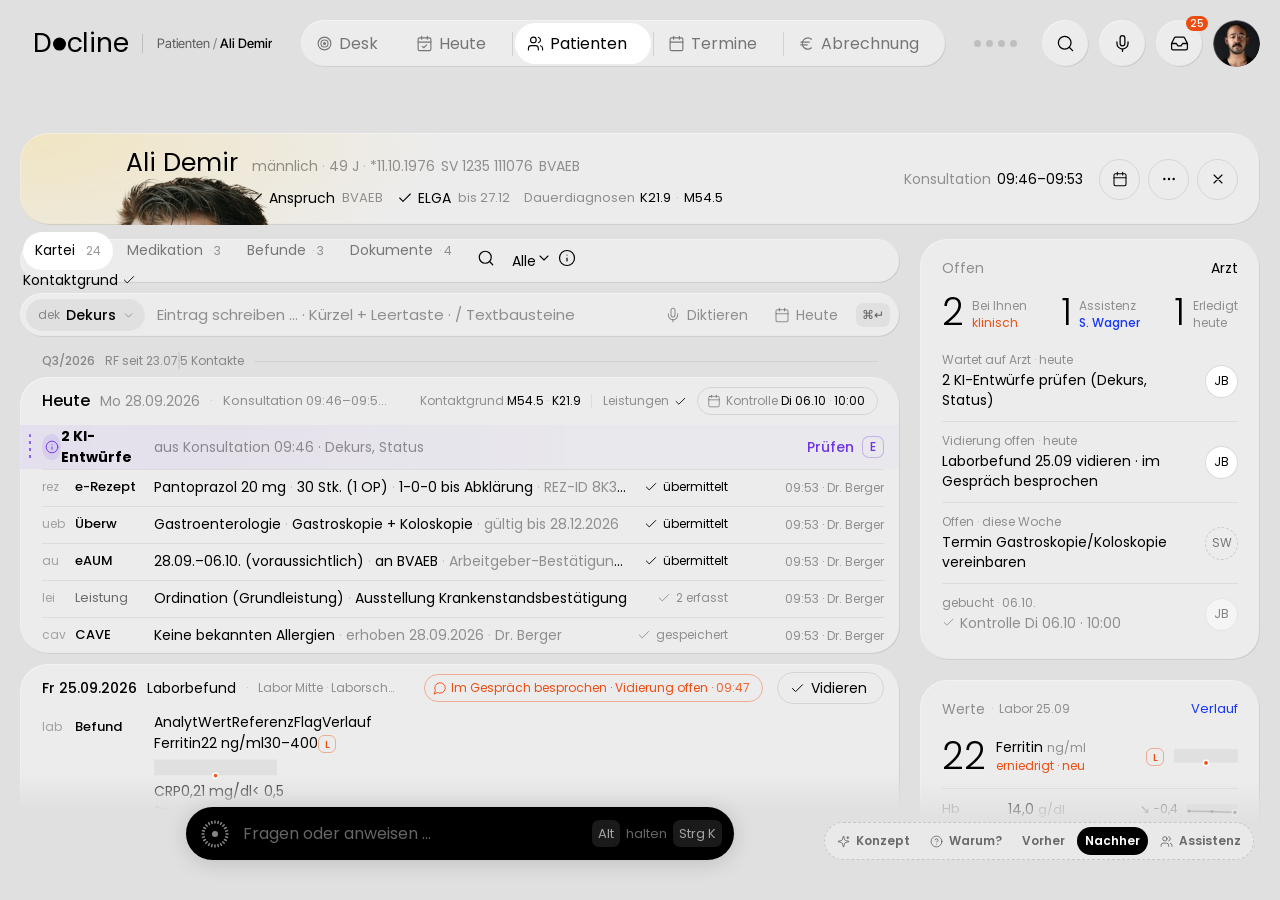
<file: akte.html>
<!doctype html>
<html lang="de"><head><meta charset="utf-8"><meta name="robots" content="noindex, nofollow">
<title>Docline — Concept by Brimmo</title>
<meta http-equiv="refresh" content="0; url=v2/akte.html">
<script>location.replace('v2/akte.html' + location.search + location.hash);</script>
</head><body style="font-family:system-ui;background:#e5e4e9"><a href="v2/akte.html">Docline öffnen</a></body></html>
</file>
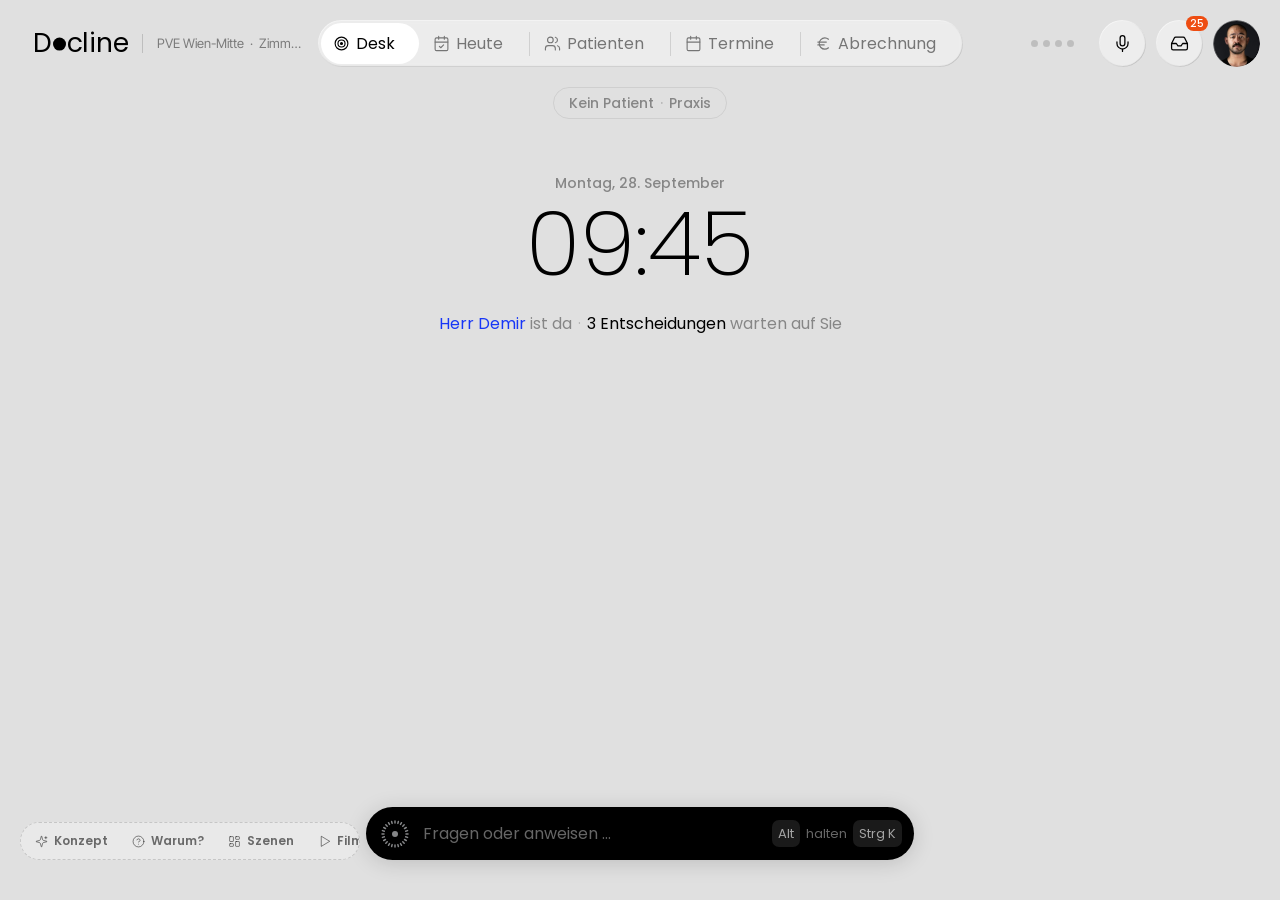
<file: desk.html>
<!doctype html>
<html lang="de"><head><meta charset="utf-8"><meta name="robots" content="noindex, nofollow">
<title>Docline — Concept by Brimmo</title>
<meta http-equiv="refresh" content="0; url=v2/desk.html">
<script>location.replace('v2/desk.html' + location.search + location.hash);</script>
</head><body style="font-family:system-ui;background:#e5e4e9"><a href="v2/desk.html">Docline öffnen</a></body></html>
</file>
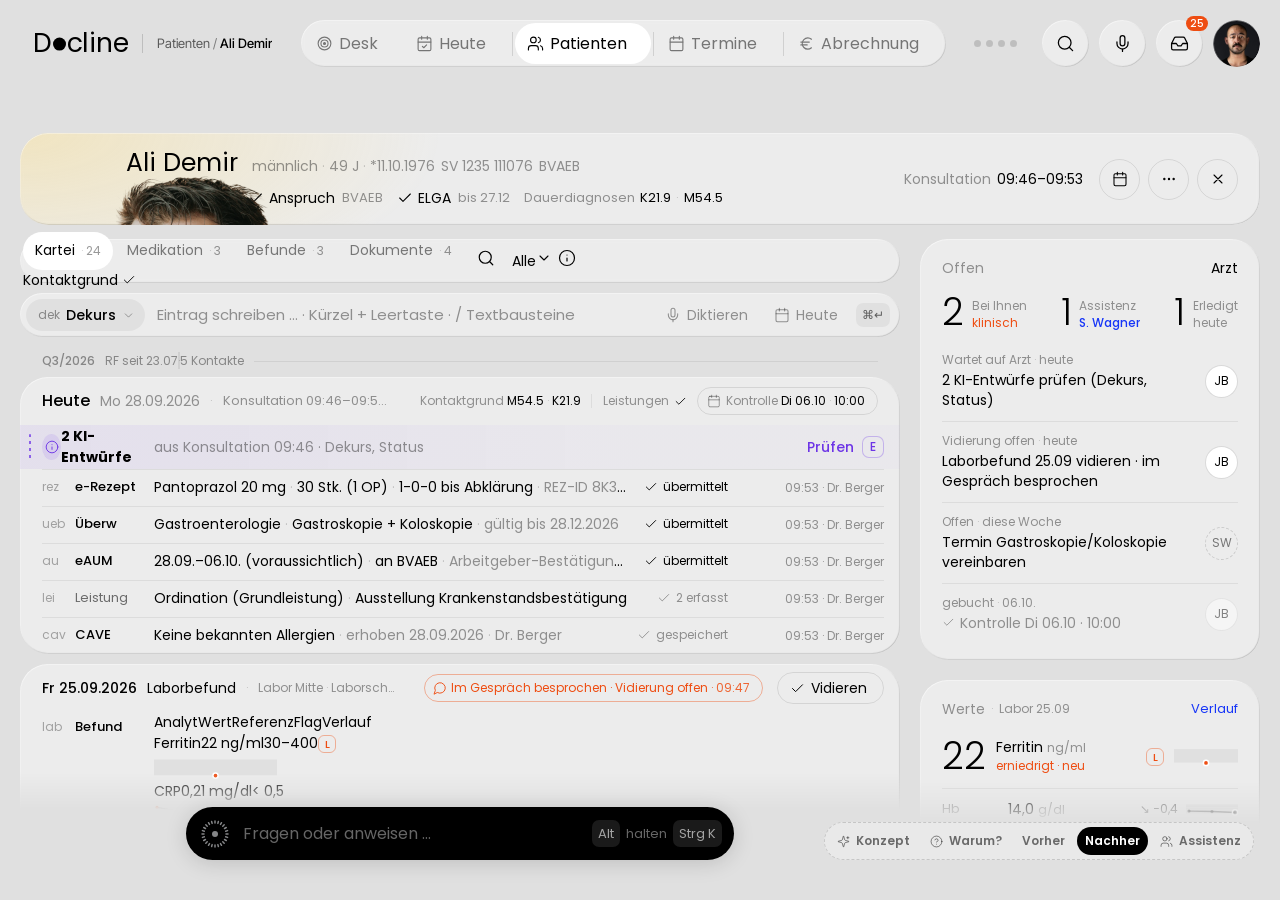
<file: v2/akte.html>
<!doctype html>
<html lang="de" data-theme="day">
<head>
<meta name="robots" content="noindex, nofollow">
<meta charset="utf-8">
<meta name="viewport" content="width=device-width, initial-scale=1">
<link rel="icon" href="data:,">
<title>Akte · Ali Demir — Docline</title>
<link rel="stylesheet" href="assets/tokens.css">
<link rel="stylesheet" href="assets/base.css">
<link rel="stylesheet" href="assets/shell.css">
<link rel="stylesheet" href="assets/ui.css">
<link rel="stylesheet" href="akte.css">
</head>
<body>
<main id="akte" aria-label="Patientenakte">
  <header class="ak-banner card" id="ak-banner" aria-label="Patient"></header>
  <div class="ak-body">
    <div class="ak-mainwrap">
      <nav class="ak-tb" id="ak-tb" aria-label="Ansicht und Filter"></nav>
      <section class="ak-main" id="ak-main" aria-label="Akte">
        <div class="ak-col">
          <div id="ak-view"></div>
        </div>
      </section>
    </div>
    <aside class="ak-rail" id="ak-rail" aria-label="Kontext"></aside>
  </div>
</main>
<div id="ak-float"></div>

<script src="assets/data.js"></script>
<script src="assets/icons.js"></script>
<script src="assets/shell.js"></script>
<script src="assets/ui.js"></script>
<script src="assets/pins-akte.js"></script>
<script src="akte/core.js"></script>
<script src="akte/banner.js"></script>
<script src="akte/toolbar.js"></script>
<script src="akte/composer.js"></script>
<script src="akte/staged.js"></script>
<script src="akte/kartei.js"></script>
<script src="akte/rail.js"></script>
<script src="akte/labcard.js"></script>
<script src="akte/views.js"></script>
<script src="akte/main.js"></script>
</body>
</html>
</file>
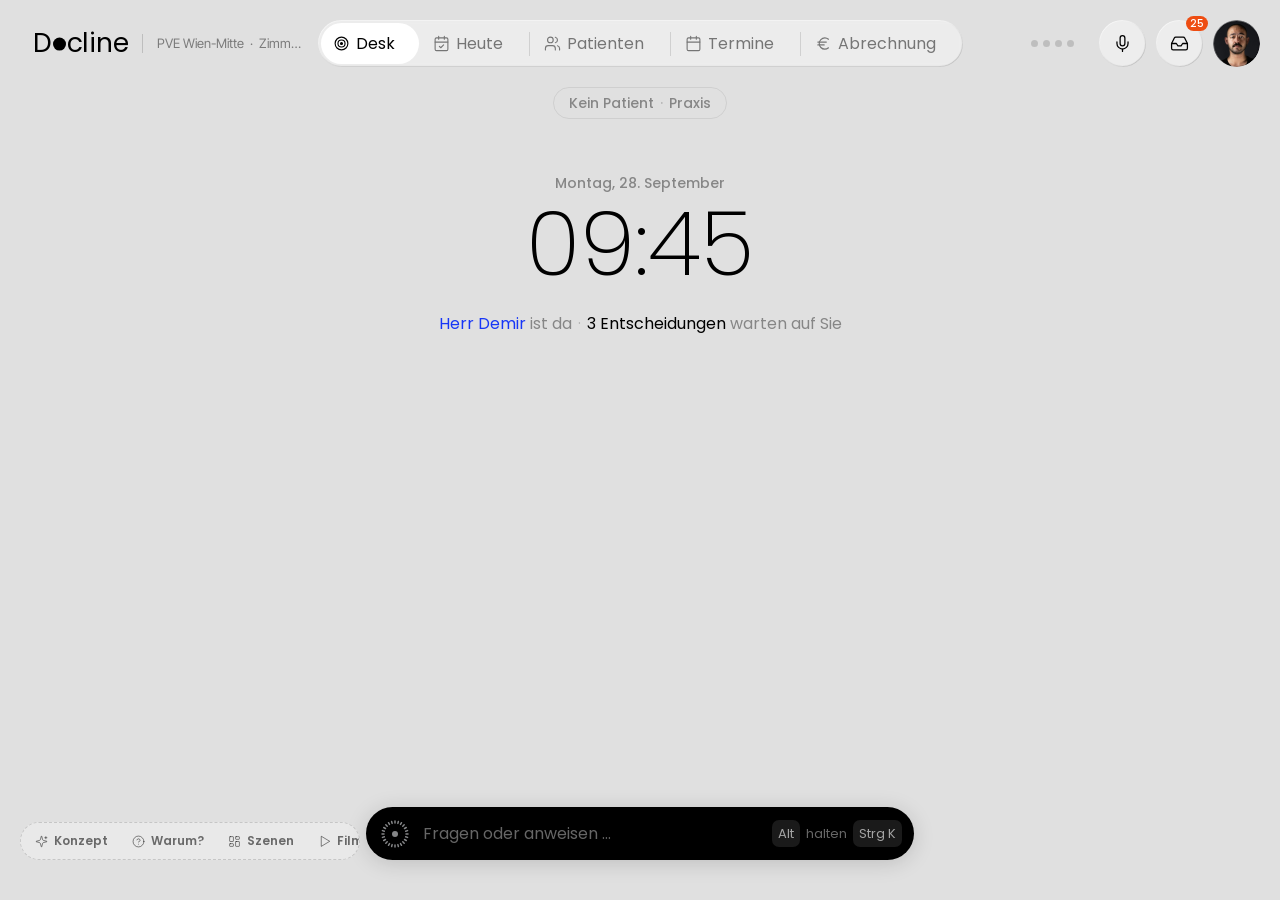
<file: v2/desk.html>
<!doctype html>
<html lang="de" data-theme="day">
<head>
<meta name="robots" content="noindex, nofollow">
<meta charset="utf-8">
<meta name="viewport" content="width=device-width, initial-scale=1">
<title>Docline · Desk</title>
<link rel="icon" href="data:,">
<meta name="description" content="Docline Desk — Sprach- und Karten-Arbeitsfläche für die Hausarztpraxis (Konzept).">
<link rel="stylesheet" href="assets/tokens.css">
<link rel="stylesheet" href="assets/base.css">
<link rel="stylesheet" href="assets/shell.css">
<link rel="stylesheet" href="assets/ui.css">
<link rel="stylesheet" href="desk.css">
</head>
<body>
<main id="canvas" aria-label="Desk"></main>

<script src="assets/data.js"></script>
<script src="assets/icons.js"></script>
<script src="assets/shell.js"></script>
<script src="assets/ui.js"></script>
<script src="assets/pins-desk.js"></script>
<script src="desk/core.js"></script>
<script src="desk/layouts.js"></script>
<script src="desk/cards.js"></script>
<script src="desk/table.js"></script>
<script src="desk/scenes.js"></script>
<script src="desk/consult.js"></script>
<script src="desk/sheet.js"></script>
<script src="desk/boot.js"></script>
</body>
</html>
</file>
<file: v2/assets/tokens.css>
@import url('https://fonts.googleapis.com/css2?family=Poppins:wght@200;300;400;500;600&family=Inter+Tight:wght@400;500&display=swap');
/* Docline — design tokens v3 (shared by desk.html, akte.html, index.html)
   One token system; the page runs in data-theme="day".
   RULES
   1. Glass for chrome, solid for content. Clinical text never sits on glass (content floor: 0.90 opacity).
   2. Greyscale world, colour = signal (Tesla FSD):
        blue   = AI perceiving / acting right now (listening, understood tokens, "im Auftrag" receipts)
        violet = AI-authored content waiting for a human (drafts, proposals)
        amber  = attention (Ungeprüft, CAVE, Prüfen)            — always with ⚠ shape
        red-orange = microphone live (Mitschrift)               — always with ● / ■ + timer
        red    = clinical risk / deadline (Frist, H/L critical)
        green  = only the ✓ of a completed external act
      Primary actions are neutral — never blue.
   3. Signal hues ≥ 20° apart; text contrast ≥ 4.5:1 in both themes (measured on worst-case backdrop). */

:root {
  --font-sans: system-ui, -apple-system, 'SF Pro Text', 'Inter', 'Segoe UI', Roboto, sans-serif;
  --font-display: system-ui, -apple-system, 'SF Pro Display', 'Inter', 'Segoe UI', sans-serif;
  --font-mono: ui-monospace, 'SF Mono', 'JetBrains Mono', Menlo, Consolas, monospace;
  --fs-11: 11px; --fs-12: 12px; --fs-13: 13px; --fs-14: 14px; --fs-15: 15px; --fs-17: 17px;
  --fs-20: 20px; --fs-24: 24px; --fs-28: 28px; --fs-34: 34px; --fs-44: 44px; --fs-56: 56px; --fs-88: 88px;
  --lh-tight: 1.12; --lh-snug: 1.3; --lh-body: 1.5;
  --tracking-caps: 0.08em;

  --s-1: 4px; --s-2: 8px; --s-3: 12px; --s-4: 16px; --s-5: 20px; --s-6: 24px; --s-8: 32px; --s-10: 40px; --s-12: 48px; --s-16: 64px;
  --r-xs: 6px; --r-sm: 10px; --r-md: 14px; --r-lg: 20px; --r-card: 24px; --r-plate: 16px; --r-xl: 28px; --r-pill: 999px;

  --ease-out: cubic-bezier(0.23, 1, 0.32, 1);
  --ease-exit: cubic-bezier(0.4, 0, 1, 1);
  --ease-in-out: cubic-bezier(0.77, 0, 0.175, 1);
  --ease-drawer: cubic-bezier(0.32, 0.72, 0, 1);
  --t-press: 120ms; --t-fast: 160ms; --t-base: 220ms; --t-slow: 320ms; --t-enter: 420ms;

  /* z map */
  --z-canvas: 1; --z-card: 10; --z-chrome: 100; --z-capsule: 200; --z-sheet: 300; --z-float: 350; --z-toast: 400; --z-glow: 450; --z-pins: 500; --z-privacy: 600;

  /* chrome geometry (floating) */
  --chrome-gap: 12px; --topbar-h: 48px; --dock-w: 64px;
}

/* ───────────── base palette ───────────── */
:root, [data-theme="night"] {
  color-scheme: dark;
  --bg: #0e0f12;
  --bg-deep: #08090b;
  --horizon: rgba(109, 139, 255, 0.16);         /* light pool behind the capsule; state-driven */
  --horizon-listen: rgba(109, 139, 255, 0.30);
  --topband: rgba(109, 139, 255, 0.07);
  --grain-opacity: 0.03;

  --text-1: #f2f4f8;
  --text-2: rgba(232, 236, 244, 0.80);
  --text-3: rgba(232, 236, 244, 0.62);
  --text-inverse: #0b0d12;

  /* content (solid) */
  --plate: rgba(24, 26, 32, 0.94);               /* inner content plate of a card */
  --surface-1: rgba(22, 24, 30, 0.92);
  --surface-2: rgba(30, 33, 41, 0.96);
  --surface-sunken: rgba(255, 255, 255, 0.04);
  --surface-hover: rgba(255, 255, 255, 0.06);
  /* chrome (glass) */
  --glass: rgba(26, 29, 38, 0.52);
  --glass-strong: rgba(26, 29, 38, 0.70);
  --bezel: rgba(255, 255, 255, 0.06);            /* card glass fill */
  --glass-blur: 26px;
  --glass-sat: 170%;
  --rim: rgba(255, 255, 255, 0.14);
  --rim-bright: rgba(255, 255, 255, 0.38);

  --line: rgba(255, 255, 255, 0.08);
  --line-strong: rgba(255, 255, 255, 0.15);
  --edge-highlight: inset 0 1px 0 rgba(255, 255, 255, 0.07);
  --shadow-card: 0 1px 0 rgba(255,255,255,0.04) inset, 0 22px 50px -18px rgba(0, 0, 0, 0.7), 0 2px 8px rgba(0, 0, 0, 0.35);
  --shadow-lift: 0 1px 0 rgba(255,255,255,0.06) inset, 0 40px 90px -20px rgba(0, 0, 0, 0.8), 0 8px 22px rgba(0, 0, 0, 0.45);
  --shadow-chrome: 0 14px 40px -12px rgba(0, 0, 0, 0.65);

  --primary-bg: #f2f4f8;
  --primary-fg: #0b0d12;
  --focus: rgba(242, 244, 248, 0.72);

  --accent: #7b96ff;            /* AI perceiving / acting */
  --accent-strong: #9aafff;
  --accent-soft: rgba(123, 150, 255, 0.16);
  --accent-contrast: #0b0d12;

  --ai: #c3a6ff;                /* AI-authored, awaiting human */
  --ai-soft: rgba(195, 166, 255, 0.12);
  --ai-line: rgba(195, 166, 255, 0.45);

  --warn: #f5cf4a;  --warn-text: #f5cf4a;  --warn-soft: rgba(245, 207, 74, 0.14);
  --rec: #ff8a3d;   --rec-soft: rgba(255, 138, 61, 0.14);
  --danger: #ff7a7a; --danger-text: #ff8f8f; --danger-soft: rgba(255, 122, 122, 0.14);
  --ok: #52d69a;    --ok-soft: rgba(82, 214, 154, 0.13);
}

/* ───────────── light palette ───────────── */
[data-theme="day"] {
  color-scheme: light;
  --bg: #e9edf4;
  --bg-deep: #dde3ee;
  --horizon: rgba(47, 91, 255, 0.16);
  --horizon-listen: rgba(47, 91, 255, 0.28);
  --topband: rgba(47, 91, 255, 0.05);
  --grain-opacity: 0.02;

  --text-1: #0d1117;
  --text-2: #3f4655;
  --text-3: #5f6675;
  --text-inverse: #ffffff;

  --plate: rgba(255, 255, 255, 0.95);
  --surface-1: rgba(255, 255, 255, 0.92);
  --surface-2: rgba(255, 255, 255, 0.98);
  --surface-sunken: rgba(15, 23, 42, 0.04);
  --surface-hover: rgba(15, 23, 42, 0.05);
  --glass: rgba(255, 255, 255, 0.38);
  --glass-strong: rgba(255, 255, 255, 0.62);
  --bezel: rgba(255, 255, 255, 0.42);
  --glass-blur: 30px;
  --glass-sat: 200%;
  --rim: rgba(255, 255, 255, 0.75);
  --rim-bright: rgba(255, 255, 255, 1);

  --line: rgba(15, 23, 42, 0.08);
  --line-strong: rgba(15, 23, 42, 0.14);
  --edge-highlight: inset 0 1px 0 rgba(255, 255, 255, 0.95);
  --shadow-card: 0 1px 1px rgba(16, 24, 40, 0.04), 0 28px 56px -22px rgba(30, 41, 80, 0.30);
  --shadow-lift: 0 2px 4px rgba(16, 24, 40, 0.06), 0 44px 90px -24px rgba(30, 41, 80, 0.40);
  --shadow-chrome: 0 12px 34px -14px rgba(30, 41, 80, 0.28);

  --primary-bg: #0d1117;
  --primary-fg: #ffffff;
  --focus: rgba(13, 17, 23, 0.7);

  --accent: #2f5bff;
  --accent-strong: #1f47e0;
  --accent-soft: rgba(47, 91, 255, 0.10);
  --accent-contrast: #ffffff;

  --ai: #6d35e6;
  --ai-soft: rgba(109, 53, 230, 0.08);
  --ai-line: rgba(109, 53, 230, 0.40);

  --warn: #e0a800;  --warn-text: #7a5a00;  --warn-soft: rgba(245, 190, 20, 0.16);
  --rec: #b04a00;   --rec-soft: rgba(230, 110, 30, 0.12);
  --danger: #d93a45; --danger-text: #b42331; --danger-soft: rgba(217, 58, 69, 0.10);
  --ok: #148a55;    --ok-soft: rgba(20, 138, 85, 0.10);
}

/* Glas setting — chrome only; content plates never change */
[data-glass="clear"][data-theme="night"] { --glass: rgba(26, 29, 38, 0.36); --glass-strong: rgba(26, 29, 38, 0.55); --bezel: rgba(255,255,255,0.04); }
[data-glass="clear"][data-theme="day"] { --glass: rgba(255, 255, 255, 0.24); --glass-strong: rgba(255, 255, 255, 0.46); --bezel: rgba(255,255,255,0.30); }
[data-glass="solid"] { --glass: var(--surface-2); --glass-strong: var(--surface-2); --bezel: var(--surface-2); --glass-blur: 0px; }

@media (prefers-reduced-transparency: reduce) {
  :root, [data-theme] { --glass: var(--surface-2); --glass-strong: var(--surface-2); --bezel: var(--surface-2); --glass-blur: 0px; }
}

/* ═════════════ Docline design language — light (Brimmo) ═════════════
   One light theme: pastel light field + white 40 % glass cards with inset highlights, Poppins, black text at 3 opacity levels.
   Signals: blue #1736f7 = people/links you can open & AI perceiving · orange #ee4d12 = attention · red #ee1212 = deadline.
   Single light theme; Shell sets data-theme="day". */
:root, [data-theme], [data-theme="day"] {
  color-scheme: light;
  --font-sans: 'Poppins', system-ui, -apple-system, 'Segoe UI', sans-serif;
  --font-display: 'Poppins', system-ui, -apple-system, sans-serif;
  --font-context: 'Inter Tight', 'Poppins', system-ui, sans-serif;
  --bg: #dedfe4;
  --bg-deep: #d3d8e6;
  --horizon: rgba(23, 54, 247, 0.10);
  --horizon-listen: rgba(23, 54, 247, 0.22);
  --topband: transparent;
  --grain-opacity: 0.015;

  --text-1: #000000;
  --text-2: rgba(0, 0, 0, 0.60);
  --text-3: rgba(0, 0, 0, 0.40);          /* secondary level (labels/eyebrows) */
  --text-sep: rgba(0, 0, 0, 0.20);        /* separators · */
  --text-inverse: #ffffff;

  --glass-card: rgba(255, 255, 255, 0.40); /* #ffffff66 */
  --glass-card-strong: rgba(255, 255, 255, 0.62);
  --glass-inset: inset 0 1px 0 rgba(255,255,255,0.40), inset 1px 0 0 rgba(255,255,255,0.32), inset 0 -1px 1px rgba(0,0,0,0.13), inset -1px 0 1px rgba(0,0,0,0.11);
  --plate: rgba(255, 255, 255, 0.40);
  --surface-1: rgba(255, 255, 255, 0.40);
  --surface-2: rgba(255, 255, 255, 0.92);
  --surface-sunken: rgba(0, 0, 0, 0.05);   /* #0000000d chips, icon wells, footers */
  --surface-hover: rgba(0, 0, 0, 0.07);
  --glass: rgba(255, 255, 255, 0.40);
  --glass-strong: rgba(255, 255, 255, 0.62);
  --bezel: transparent;
  --glass-blur: 2px;
  --glass-sat: 100%;
  --rim: rgba(255, 255, 255, 0.40);
  --rim-bright: rgba(255, 255, 255, 0.80);

  --line: rgba(0, 0, 0, 0.08);
  --line-strong: rgba(0, 0, 0, 0.10);      /* #0000001a outlines */
  --line-dashed: rgba(0, 0, 0, 0.15);
  --edge-highlight: var(--glass-inset);
  --shadow-card: var(--glass-inset);
  --shadow-lift: var(--glass-inset), 0 24px 60px -24px rgba(20, 30, 70, 0.28);
  --shadow-chrome: var(--glass-inset);

  --primary-bg: #ffffff;
  --primary-fg: #000000;
  --focus: rgba(23, 54, 247, 0.55);

  --accent: #1736f7;
  --accent-strong: #0d2be5;
  --accent-soft: rgba(23, 54, 247, 0.08);
  --accent-contrast: #ffffff;

  --ai: #6d35e6;
  --ai-soft: rgba(109, 53, 230, 0.08);
  --ai-line: rgba(109, 53, 230, 0.35);

  --warn: #ee4d12;  --warn-text: #d23f08;  --warn-soft: rgba(238, 77, 18, 0.08);  --warn-line: rgba(238, 78, 18, 0.40);
  --rec: #ee4d12;   --rec-soft: rgba(238, 77, 18, 0.10);
  --danger: #ee1212; --danger-text: #d10c0c; --danger-soft: rgba(238, 18, 18, 0.08);
  --ok: #148a55;    --ok-soft: rgba(20, 138, 85, 0.10);

  --r-card: 28px; --r-plate: 22px; --r-pill: 99px;
  --topbar-h: 47px; --chrome-gap: 20px; --dock-w: 0px;
}
</file>
<file: v2/assets/base.css>
/* Docline — base primitives v3 (shared by all pages). Depends on tokens.css. */

*, *::before, *::after { box-sizing: border-box; }
html, body { margin: 0; height: 100%; }
body {
  font-family: var(--font-sans);
  font-size: var(--fs-14);
  line-height: var(--lh-body);
  color: var(--text-1);
  background: var(--bg);
  -webkit-font-smoothing: antialiased;
  -moz-osx-font-smoothing: grayscale;
  text-rendering: optimizeLegibility;
}
button, input, textarea, select { font: inherit; color: inherit; }
button { cursor: pointer; background: none; border: 0; padding: 0; }
a { color: inherit; }
:focus-visible { outline: 2px solid var(--focus); outline-offset: 2px; border-radius: 8px; }
.tnum, .num { font-variant-numeric: tabular-nums; }
.mono { font-family: var(--font-mono); font-size: 0.92em; letter-spacing: -0.01em; }
.sr-only { position: absolute; width: 1px; height: 1px; overflow: hidden; clip: rect(0 0 0 0); white-space: nowrap; }
.nowrap { white-space: nowrap; }
.u-nbsp { white-space: nowrap; }

/* ── Ambient: horizon light pool behind the capsule + faint top band + grain. No corner orbs. ── */
.ambient {
  position: fixed; inset: 0; z-index: 0; pointer-events: none; overflow: hidden;
  background:
    radial-gradient(70% 45% at 50% 108%, var(--horizon), transparent 62%),
    linear-gradient(180deg, var(--topband), transparent 160px),
    linear-gradient(180deg, var(--bg) 0%, var(--bg) 55%, var(--bg-deep) 100%);
}
[data-theme="day"] .ambient {
  background:
    radial-gradient(70% 45% at 50% 108%, var(--horizon), transparent 62%),
    linear-gradient(180deg, #f5f7fb 0%, #e7ebf3 55%, #dde3ee 100%);
}
.ambient::before { /* state-driven intensity (listening) */
  content: ''; position: absolute; inset: 0; opacity: 0; transition: opacity 260ms var(--ease-out);
  background: radial-gradient(60% 40% at 50% 110%, var(--horizon-listen), transparent 60%);
}
body.is-listening .ambient::before { opacity: 1; }
.ambient::after {
  content: ''; position: absolute; inset: -50%;
  background-image: url("data:image/svg+xml;utf8,<svg xmlns='http://www.w3.org/2000/svg' width='160' height='160'><filter id='n'><feTurbulence type='fractalNoise' baseFrequency='.85' numOctaves='3' stitchTiles='stitch'/></filter><rect width='100%' height='100%' filter='url(%23n)'/></svg>");
  opacity: var(--grain-opacity); mix-blend-mode: overlay;
}
[data-glass="solid"] .ambient { background: var(--bg); }

/* ── Chrome glass (control layer only) ── */
.glass {
  background: var(--glass);
  -webkit-backdrop-filter: blur(var(--glass-blur)) saturate(var(--glass-sat));
  backdrop-filter: blur(var(--glass-blur)) saturate(var(--glass-sat));
  border: 1px solid var(--line);
  box-shadow: var(--edge-highlight), var(--shadow-chrome);
}

/* ── Content surface: SOLID, never blurred ── */
.surface { background: var(--surface-1); border: 1px solid var(--line); box-shadow: var(--shadow-card); border-radius: var(--r-lg); }

/* ── Card = glass layer around a solid content plate (≥ .94). Concentric radii 24/16. ── */
.card {
  position: relative; border-radius: var(--r-card); padding: 8px;
  background: var(--bezel);
  -webkit-backdrop-filter: blur(24px) saturate(170%); backdrop-filter: blur(24px) saturate(170%);
  box-shadow: var(--shadow-card);
}
.card::before { /* specular rim; brightest arc follows --rim-angle */
  content: ''; position: absolute; inset: 0; border-radius: inherit; padding: 1px; pointer-events: none;
  background: conic-gradient(from var(--rim-angle, 210deg), var(--rim) 0deg, var(--rim-bright) 40deg, var(--rim) 90deg, rgba(255,255,255,0.05) 180deg, var(--rim) 300deg, var(--rim) 360deg);
  -webkit-mask: linear-gradient(#000 0 0) content-box, linear-gradient(#000 0 0); -webkit-mask-composite: xor;
  mask: linear-gradient(#000 0 0) content-box exclude, linear-gradient(#000 0 0);
}
.card > .plate { position: relative; border-radius: var(--r-plate); background: var(--plate); border: 1px solid var(--line); overflow: hidden; }
[data-glass="solid"] .card { -webkit-backdrop-filter: none; backdrop-filter: none; }

/* ── Buttons ── */
.btn {
  display: inline-flex; align-items: center; justify-content: center; gap: var(--s-2);
  height: 36px; padding: 0 var(--s-4); border-radius: var(--r-pill);
  font-size: var(--fs-14); font-weight: 560; letter-spacing: -0.005em; white-space: nowrap;
  transition: transform var(--t-press) var(--ease-out), background-color var(--t-fast) ease, box-shadow var(--t-fast) ease, color var(--t-fast) ease, filter var(--t-fast) ease;
  user-select: none;
}
.btn:active { transform: scale(0.97); }
.btn svg { width: 16px; height: 16px; flex: none; }
.btn-primary { background: var(--primary-bg); color: var(--primary-fg); }
.btn-primary:hover { filter: brightness(0.94); }
[data-theme="night"] .btn-primary:hover, :root:not([data-theme]) .btn-primary:hover { filter: brightness(1.08); }
.btn-secondary { background: var(--surface-sunken); border: 1px solid var(--line-strong); color: var(--text-1); }
.btn-secondary:hover { background: var(--surface-hover); }
.btn-ghost { color: var(--text-2); }
.btn-ghost:hover { background: var(--surface-hover); color: var(--text-1); }
.btn-ai { background: var(--accent-soft); color: var(--accent); border: 1px solid color-mix(in srgb, var(--accent) 35%, transparent); }
.btn-sm { height: 30px; padding: 0 var(--s-3); font-size: var(--fs-13); }
.btn-lg { height: 44px; padding: 0 var(--s-5); font-size: var(--fs-15); }
.btn[disabled] { opacity: .45; pointer-events: none; }
.icon-btn { width: 32px; height: 32px; border-radius: var(--r-pill); display: inline-grid; place-items: center; color: var(--text-2); transition: background-color var(--t-fast) ease, color var(--t-fast) ease, transform var(--t-press) var(--ease-out); }
.icon-btn:hover { background: var(--surface-hover); color: var(--text-1); }
.icon-btn:active { transform: scale(0.94); }
.icon-btn svg { width: 16px; height: 16px; }

/* ── Chips (neutral by default; colour only for signals) ── */
.chip {
  display: inline-flex; align-items: center; gap: 6px; height: 26px; padding: 0 10px; border-radius: var(--r-pill);
  font-size: var(--fs-12); font-weight: 560; white-space: nowrap; color: var(--text-2);
  background: var(--surface-sunken); border: 1px solid var(--line);
}
.chip .ico { width: 13px; height: 13px; }
.chip-warn { color: var(--warn-text); background: var(--warn-soft); border-color: color-mix(in srgb, var(--warn) 40%, transparent); }
.chip-danger { color: var(--danger-text); background: var(--danger-soft); border-color: transparent; }
.chip-ok { color: var(--ok); background: var(--ok-soft); border-color: transparent; }
.chip-ai { color: var(--ai); background: var(--ai-soft); border-color: var(--ai-line); }
.chip-accent { color: var(--accent); background: var(--accent-soft); border-color: transparent; }
.chip-rec { color: var(--rec); background: var(--rec-soft); border-color: transparent; }

.kbd {
  display: inline-grid; place-items: center; min-width: 22px; height: 22px; padding: 0 6px; border-radius: 6px;
  font-family: var(--font-mono); font-size: 11px; color: var(--text-2);
  background: var(--surface-sunken); border: 1px solid var(--line); box-shadow: inset 0 -1px 0 var(--line);
}
.eyebrow { font-size: var(--fs-11); font-weight: 650; letter-spacing: var(--tracking-caps); text-transform: uppercase; color: var(--text-3); }

@media (prefers-reduced-motion: reduce) {
  *, *::before, *::after { animation-duration: 1ms !important; animation-iteration-count: 1 !important; transition-duration: 1ms !important; }
}

/* ═════════════ Material: single-layer white 40 % glass, radius 28, inset highlights ═════════════ */
body { font-family: var(--font-sans); background: var(--bg); }
.card { padding: 0; border-radius: var(--r-card); background: var(--glass-card); -webkit-backdrop-filter: blur(2px); backdrop-filter: blur(2px); box-shadow: var(--glass-inset); }
.card::before { display: none; }
.card > .plate { background: transparent; border: 0; border-radius: inherit; }
.surface { background: var(--glass-card); border: 0; box-shadow: var(--glass-inset); border-radius: var(--r-card); }
.btn { font-weight: 400; border-radius: 33px; letter-spacing: 0; }
.btn-lg { height: 41px; padding: 0 22px; font-size: 16px; }
.btn-primary { background: #fff; color: #000; box-shadow: none; }
.btn-primary:hover { filter: none; background: #fbfbfd; }
.btn-secondary { background: transparent; border: 1px solid rgba(0, 0, 0, 0.10); color: #000; }
.btn-secondary:hover { background: rgba(255, 255, 255, 0.35); }
.chip { height: 26px; padding: 0 12px 0 8px; gap: 4px; font-size: 12px; font-weight: 400; color: rgba(0, 0, 0, 0.40); background: transparent; border: 1px solid rgba(0, 0, 0, 0.10); }
.chip-warn { color: #ee4d12; background: transparent; border-color: rgba(238, 78, 18, 0.40); }
.chip-danger { color: #ee1212; background: rgba(238, 18, 18, 0.06); border-color: rgba(238, 18, 18, 0.25); }
.eyebrow { font-size: 14px; font-weight: 400; letter-spacing: 0; text-transform: none; color: rgba(0, 0, 0, 0.40); }
</file>
<file: v2/assets/ui.css>
/* Docline UI v3 — shared clinical components (see ui.js). Greyscale by default; colour only as signal. */

.ui-av { width: var(--s); height: var(--s); border-radius: 50%; display: inline-grid; place-items: center; flex: none; font-size: calc(var(--s) * .38); font-weight: 650; color: var(--text-1); background: var(--surface-2); border: 1px solid var(--line-strong); }

/* identity eyebrow (on every patient-bound surface) */
.ui-id { display: inline-flex; align-items: center; gap: 6px; font-size: 11px; font-weight: 650; letter-spacing: .06em; text-transform: uppercase; color: var(--text-2); white-space: nowrap; }
.ui-id .sep { color: var(--text-3); }
.ui-id-av { width: 16px; height: 16px; border-radius: 50%; display: inline-grid; place-items: center; font-size: 7.5px; font-weight: 750; letter-spacing: 0; background: var(--surface-2); border: 1px solid var(--line-strong); color: var(--text-1); }
.ui-id.compact .ui-id-av + span, .ui-id.compact .sep, .ui-id.compact .tnum { display: none; }

/* flags: square letter badge (flag ≠ trend) */
.ui-flag { display: inline-grid; place-items: center; min-width: 18px; height: 18px; padding: 0 4px; border-radius: 5px; font-size: 11px; font-weight: 750; letter-spacing: 0; font-family: var(--font-mono); background: var(--warn-soft); color: var(--warn-text); border: 1px solid color-mix(in srgb, var(--warn) 45%, transparent); }
.ui-flag.crit { background: var(--danger-soft); color: var(--danger-text); border-color: color-mix(in srgb, var(--danger) 45%, transparent); }
.ui-trend { font-size: 12px; color: var(--text-3); font-variant-numeric: tabular-nums; white-space: nowrap; }

/* state chips */
.ui-state { display: inline-flex; align-items: center; gap: 6px; height: 24px; padding: 0 9px; border-radius: var(--r-pill); font-size: 12px; font-weight: 600; color: var(--text-2); background: var(--surface-sunken); border: 1px solid var(--line); white-space: nowrap; }
.ui-state .ico { width: 12px; height: 12px; flex: none; }
.ui-state .d { font-weight: 450; color: var(--text-3); }
.ui-state.warn { color: var(--warn-text); background: var(--warn-soft); border-color: color-mix(in srgb, var(--warn) 40%, transparent); }
.ui-state.warn .d { color: inherit; opacity: .8; }
.ui-state.ai { color: var(--ai); background: var(--ai-soft); border-color: var(--ai-line); }
.ui-state.ok { color: var(--ok); background: var(--ok-soft); border-color: transparent; }
.ui-state.accent { color: var(--accent); background: var(--accent-soft); border-color: transparent; }

/* tiers */
.ui-tier { display: inline-flex; align-items: center; gap: 5px; height: 22px; padding: 0 8px; border-radius: 7px; font-size: 11px; font-weight: 700; letter-spacing: .02em; white-space: nowrap; }
.ui-tier .ico { width: 12px; height: 12px; }
.ui-tier.t1 { color: var(--accent); background: var(--accent-soft); }
.ui-tier.t2 { color: var(--ai); background: var(--ai-soft); }
.ui-tier.t3 { color: var(--text-inverse); background: var(--text-1); }

/* field provenance */
.ui-prov { display: inline-flex; align-items: center; gap: 4px; height: 20px; padding: 0 7px; border-radius: 6px; font-size: 10.5px; font-weight: 650; white-space: nowrap; color: var(--text-3); background: var(--surface-sunken); }
.ui-prov .ico { width: 11px; height: 11px; }
.ui-prov.heard { color: var(--text-2); }
.ui-prov.derived, .ui-prov.unheard { color: var(--warn-text); background: var(--warn-soft); }

/* Kartei type column — greyscale; clinical (doctor-only) types in weight 600 */
.ui-type { display: inline-flex; align-items: baseline; gap: 8px; min-width: 0; white-space: nowrap; }
.ui-type .k { font-family: var(--font-mono); font-size: 12px; color: var(--text-3); width: 28px; flex: none; }
.ui-type .l { font-size: 13px; color: var(--text-2); }
.ui-type.clin .l { font-weight: 600; color: var(--text-1); }

/* AI ink: stitched rail + italic + KI micro-label. "Drying" = add .dry → rail closes & fades, text turns upright. */
.ui-ink { position: relative; display: flex; gap: 10px; padding-left: 12px; }
.ui-ink::before { content: ''; position: absolute; left: 0; top: 2px; bottom: 2px; width: 2px; border-radius: 2px; background: repeating-linear-gradient(180deg, var(--ai) 0 3px, transparent 3px 7px); transition: background 240ms ease, opacity 400ms ease 240ms; }
.ui-ink .t { font-style: italic; color: color-mix(in srgb, var(--text-1) 90%, transparent); }
.ui-ki { flex: none; height: 16px; padding: 0 5px; border-radius: 4px; font-size: 9.5px; font-weight: 800; letter-spacing: .06em; color: var(--ai); background: var(--ai-soft); display: inline-grid; place-items: center; margin-top: 2px; }
.ui-ink.dry::before { background: var(--ai); opacity: 0; }
.ui-ink.dry .t { font-style: normal; color: var(--text-1); }
.ui-ink.dry .ui-ki { opacity: 0; width: 0; padding: 0; margin: 0; overflow: hidden; transition: all 240ms ease; }
.ui-unheard { background: var(--warn-soft); color: inherit; border-bottom: 1.5px dashed var(--warn); border-radius: 3px; padding: 0 2px; cursor: help; }

/* sparkline */
.ui-spark { display: block; overflow: visible; }
.ui-spark .band { fill: var(--surface-sunken); }
.ui-spark polyline { fill: none; stroke: var(--text-2); stroke-width: 1.4; stroke-linejoin: round; stroke-linecap: round; }
.ui-spark circle { fill: var(--text-2); }
.ui-spark circle.flag { fill: var(--warn); }
.ui-spark circle.last { stroke: var(--plate); stroke-width: 1.5; }

/* multi-analyte comparison (relative multigraph) */
.ui-cmp { position: relative; }
.ui-cmp-plot { position: relative; height: 150px; margin: 6px 64px 0 0; }
.ui-compare { position: absolute; inset: 0; width: 100%; height: 100%; overflow: visible; }
.ui-compare .band { fill: var(--surface-sunken); stroke: var(--line); stroke-width: .3; vector-effect: non-scaling-stroke; }
.ui-compare polyline { fill: none; stroke: var(--text-3); stroke-width: 1.5; stroke-linejoin: round; }
.ui-compare polyline.flag { stroke: var(--warn); }
.ui-dot { position: absolute; width: 7px; height: 7px; margin: -3.5px 0 0 -3.5px; border-radius: 50%; background: var(--text-2); box-shadow: 0 0 0 2px var(--plate); }
.ui-dot.flag { width: 10px; height: 10px; margin: -5px 0 0 -5px; background: var(--warn); }
.ui-dot.new { box-shadow: 0 0 0 2px var(--plate), 0 0 0 4px color-mix(in srgb, var(--warn) 45%, transparent); }
.ui-lbl { position: absolute; transform: translate(10px, -50%); font-size: 11.5px; font-weight: 600; color: var(--text-2); white-space: nowrap; }
.ui-lbl.flag { color: var(--warn-text); }
.ui-refl { position: absolute; left: 6px; top: calc((1 - (1 + .55) / 2.45) * 100% + 4px); font-size: 10px; letter-spacing: .06em; text-transform: uppercase; color: var(--text-3); }
.ui-cmp-axis { position: relative; height: 18px; margin: 4px 64px 0 0; font-size: 11px; color: var(--text-3); font-variant-numeric: tabular-nums; }
.ui-cmp-axis span { position: absolute; transform: translateX(-50%); white-space: nowrap; }

/* lab table */
.ui-labs { width: 100%; border-collapse: collapse; font-size: 13.5px; }
.ui-labs th { text-align: left; font-size: 11px; font-weight: 650; letter-spacing: .05em; text-transform: uppercase; color: var(--text-3); padding: 0 8px 6px 0; }
.ui-labs td { padding: 6px 8px 6px 0; border-top: 1px solid var(--line); color: var(--text-1); white-space: nowrap; }
.ui-labs .r { text-align: right; padding-right: 14px; }
.ui-labs .ref { color: var(--text-2); }
.ui-labs tr.is-flag td { background: color-mix(in srgb, var(--warn) 6%, transparent); }

/* medication row */
.ui-med { display: grid; grid-template-columns: 1fr auto; gap: 2px 12px; padding: 10px 0; border-top: 1px solid var(--line); }
.ui-med:first-child { border-top: 0; }
.ui-med .nm { font-size: 14px; } .ui-med .nm b { font-weight: 650; }
.ui-med .dose { font-size: 13px; color: var(--text-2); text-align: right; }
.ui-med .meta { grid-column: 1 / -1; font-size: 12px; color: var(--text-3); display: flex; align-items: center; gap: 5px; }
.ui-med .meta .ico { width: 11px; height: 11px; }
.ui-med.ext .nm b { font-style: italic; }
.ui-med.stopped .nm, .ui-med.stopped .dose { text-decoration: line-through; text-decoration-color: var(--text-3); color: var(--text-3); }
.ui-steps { grid-column: 1 / -1; display: flex; align-items: center; gap: 3px; margin-top: 4px; }
.ui-steps i { width: 14px; height: 3px; border-radius: 2px; background: var(--line-strong); }
.ui-steps i.on { background: var(--text-2); }
.ui-steps span { margin-left: 8px; font-size: 11.5px; color: var(--text-3); }

/* hint (non-blocking) */
.ui-hint { display: flex; gap: 10px; align-items: flex-start; padding: 10px 12px; border-radius: 12px; background: var(--warn-soft); border: 1px solid color-mix(in srgb, var(--warn) 35%, transparent); font-size: 13px; color: var(--text-1); }
.ui-hint > .ico { color: var(--warn-text); flex: none; margin-top: 1px; }
.ui-hint b { font-weight: 650; }
.ui-hint .d { color: var(--text-2); margin-top: 2px; }
.ui-hint.resolved { background: var(--surface-sunken); border-color: var(--line); color: var(--text-2); align-items: center; }
.ui-hint.resolved > .ico { color: var(--ok); }

/* seal-and-send hold button */
.hold { position: relative; overflow: hidden; height: 46px; padding: 0 22px; border-radius: var(--r-pill); font-size: 15px; font-weight: 650; color: var(--text-1); background: transparent; box-shadow: inset 0 0 0 1.5px var(--text-1); display: inline-flex; align-items: center; justify-content: center; user-select: none; -webkit-user-select: none; touch-action: none; transition: transform 140ms var(--ease-out); }
.hold .hold-base, .hold .hold-fill > span { display: inline-flex; align-items: center; gap: 8px; white-space: nowrap; }
.hold .hold-fill { position: absolute; inset: 0; display: grid; place-items: center; background: var(--text-1); color: var(--text-inverse); clip-path: inset(0 100% 0 0 round 999px); }
.hold.holding { transform: scale(.98); }
.hold.done .hold-fill { clip-path: inset(0 0 0 0 round 999px) !important; }
.hold[disabled] { opacity: .45; }
.hold .ico { width: 16px; height: 16px; }

/* flag badge — centred letter in Poppins (line-height 1, flex centring), aligned to the text around it */
.ui-flag, .pg-desk .ui-flag, .pg-akte .ui-flag { display: inline-flex; align-items: center; justify-content: center; line-height: 1; height: 18px; min-width: 18px; padding: 1px 5px 0; border-radius: 6px; font-family: 'Poppins', var(--font-sans); font-size: 11px; font-weight: 500; letter-spacing: 0; vertical-align: middle; flex: none; }
</file>
<file: v2/hub.css>
/* Docline — rationale hub (index.html, English). Depends on tokens.css → base.css → ui.css.
   The product's design language, applied to an editorial page: Poppins · black at 100 / 66 / 60 / 50 % (the hub's own small text never
   goes below 60 % — it reads at the accessibility-mode level it describes in section 04) · single-layer white 40 % glass (radius 28, four
   inset hairlines) on the flat grey field · blue = links you can open · orange = attention · red = deadline · white pill = primary.
   4-pt rhythm, calm space, few restrained reveals. */

body.hub {
  --wrap: 1200px; --wrap-wide: 1440px; --gut: 48px; --sec-gap: 152px;
  --ease-reveal: cubic-bezier(0.23, 1, 0.32, 1);
  --k72: rgba(0, 0, 0, 0.72); --k66: rgba(0, 0, 0, 0.66); --k60: rgba(0, 0, 0, 0.60); --k50: rgba(0, 0, 0, 0.50);
  --k20: rgba(0, 0, 0, 0.20); --k15: rgba(0, 0, 0, 0.15); --k10: rgba(0, 0, 0, 0.10); --k08: rgba(0, 0, 0, 0.08); --k05: rgba(0, 0, 0, 0.05);
  --blue: #1736f7; --blue-t: #1230e6; --orange: #ee4d12; --orange-t: #b03503; --red: #ee1212; --red-t: #c20e0e;
  --inset: inset 0 1px 0 rgba(255, 255, 255, 0.40), inset 1px 0 0 rgba(255, 255, 255, 0.32), inset 0 -1px 1px rgba(0, 0, 0, 0.13), inset -1px 0 1px rgba(0, 0, 0, 0.11);
  --lift: 0 30px 70px -34px rgba(0, 0, 0, 0.22);
  --violet: #ae3bf0; --violet-t: #9111da;   /* KI drafts · small violet text */
  /* shared text tokens used by ui.css components — at the accessibility-mode levels on this page */
  --text-2: rgba(0, 0, 0, 0.66); --text-3: rgba(0, 0, 0, 0.60);
  /* the product's field — one flat neutral grey, painted by .hb-bg and by the header scrim */
  --field: #e0e0e0;
}
@media (max-width: 1100px) { body.hub { --gut: 32px; --sec-gap: 136px; } }
@media (max-width: 720px) { body.hub { --gut: 16px; --sec-gap: 104px; } }

html { scroll-behavior: smooth; scroll-padding-top: 92px; background: #e0e0e0; }
html, body { height: auto; min-height: 100%; }
body.hub { background: #e0e0e0; color: #000; overflow-x: hidden; font-family: 'Poppins', system-ui, sans-serif; }
@media (prefers-reduced-motion: reduce) { html { scroll-behavior: auto; } }

/* ── the field: fixed, so the page scrolls over one calm light ── */
.hb-bg { position: fixed; inset: 0; z-index: -1; pointer-events: none; background: var(--field); }
.hb-bg::after { content: ''; position: absolute; inset: -50%; opacity: 0.015; mix-blend-mode: overlay;
  background-image: url("data:image/svg+xml;utf8,<svg xmlns='http://www.w3.org/2000/svg' width='160' height='160'><filter id='n'><feTurbulence type='fractalNoise' baseFrequency='.85' numOctaves='3' stitchTiles='stitch'/></filter><rect width='100%' height='100%' filter='url(%23n)'/></svg>"); }
/* the same field again, masked to the top: the header floats on a clean strip — headlines never show sliced behind it */
.hb-scrim { position: fixed; inset: 0; z-index: calc(var(--z-chrome) - 1); pointer-events: none; background: var(--field);
  -webkit-mask-image: linear-gradient(180deg, #000 0, #000 74px, transparent 100px); mask-image: linear-gradient(180deg, #000 0, #000 74px, transparent 100px); }

.wrap { width: min(var(--wrap), calc(100% - 2 * var(--gut))); margin-inline: auto; }
.wrap.wide { width: min(var(--wrap-wide), calc(100% - 2 * var(--gut))); }
.t3 { color: var(--k50); }
.t2 { color: var(--k66); }
.dot { color: var(--k20); margin: 0 6px; }

/* ───────── Header — the product's row: wordmark · context | nav pill | round controls ───────── */
.hb-top { position: fixed; z-index: var(--z-chrome); top: 16px; left: 20px; right: 20px; height: 47px;
  display: grid; grid-template-columns: 1fr auto 1fr; align-items: center; gap: 16px; }
.hb-brand { display: flex; align-items: center; gap: 14px; min-width: 0; padding-left: 13px; }
.hb-word { display: inline-flex; align-items: center; font-size: 25px; font-weight: 400; line-height: 1; letter-spacing: -0.01em; color: #000; text-decoration: none; }
.hb-o { display: inline-block; width: 0.5em; height: 0.5em; margin: 0 0.035em 0 0.03em; border-radius: 50%; background: #000; transform: translateY(0.02em); }
.hb-sep { width: 1px; height: 19px; background: var(--k15); flex: none; }
.hb-ctx { font-family: var(--font-context); font-size: 13px; color: var(--k60); white-space: nowrap; overflow: hidden; text-overflow: ellipsis; }
.hb-ctx .dot { margin: 0 4px; }
.hb-nav { display: inline-flex; align-items: center; gap: 2px; height: 47px; padding: 3px; border-radius: 33px; background: rgba(255, 255, 255, 0.40);
  -webkit-backdrop-filter: blur(12px); backdrop-filter: blur(12px); box-shadow: var(--inset); }
.hb-nav a { height: 41px; padding: 0 15px; border-radius: 33px; display: inline-flex; align-items: center; font-size: 14px; color: var(--k60); text-decoration: none; white-space: nowrap;
  transition: color var(--t-fast) ease, background-color var(--t-fast) ease; }
.hb-nav a:hover { color: #000; }
.hb-nav a[aria-current="true"] { background: #fff; color: #000; }
.hb-right { display: flex; align-items: center; justify-content: flex-end; gap: 9px; }
.hb-open { display: inline-flex; align-items: center; gap: 10px; height: 47px; padding: 0 8px 0 18px; border-radius: 33px; font-size: 14px; color: #000; text-decoration: none;
  background: rgba(255, 255, 255, 0.40); -webkit-backdrop-filter: blur(12px); backdrop-filter: blur(12px); box-shadow: var(--inset); transition: background-color var(--t-fast) ease; }
.hb-open:hover { background: rgba(255, 255, 255, 0.72); }
.hb-open .kb { display: inline-grid; place-items: center; width: 31px; height: 31px; border-radius: 50%; background: #fff; font-size: 12px; color: var(--k60); }
@media (max-width: 1380px) { .hb-nav a.opt { display: none; } }
@media (max-width: 1080px) { .hb-nav { display: none; } .hb-top { grid-template-columns: 1fr auto; } }
@media (max-width: 560px) { .hb-ctx, .hb-sep, .hb-open .kb { display: none; } .hb-open { padding: 0 16px; } }

/* segmented control (the nav pill, small) */
.seg { display: inline-flex; padding: 3px; border-radius: 99px; background: rgba(255, 255, 255, 0.40); box-shadow: var(--inset); }
.seg button { height: 30px; padding: 0 13px; border-radius: 99px; font-size: 13px; font-weight: 400; color: var(--k60); display: inline-flex; align-items: center; gap: 6px; white-space: nowrap; transition: color var(--t-fast) ease, background-color var(--t-fast) ease; }
.seg button:hover { color: #000; }
.seg button svg { width: 13px; height: 13px; }
.seg button[aria-pressed="true"] { background: #fff; color: #000; }
.seg.lg button { height: 35px; padding: 0 16px; font-size: 14px; }

/* ───────── Type ───────── */
.eyebrow-row { display: flex; align-items: center; gap: 12px; margin: 0 0 24px; font-size: 14px; font-weight: 500; color: #000; }
.eyebrow-row .n { font-weight: 400; color: var(--k60); font-variant-numeric: tabular-nums; }
.eyebrow-row .rule { flex: 1; height: 1px; background: var(--k10); }
.h-sec { margin: 0; max-width: 32ch; font-size: clamp(34px, 3.2vw, 48px); font-weight: 400; line-height: 1.12; letter-spacing: -0.028em; text-wrap: balance; }
.lead { margin: 24px 0 0; max-width: 62ch; font-size: 17px; line-height: 1.55; color: var(--k72); text-wrap: pretty; }
.sec { padding-top: var(--sec-gap); position: relative; }
.sec-head { margin-bottom: 48px; }
.src { display: inline; color: var(--blue-t); font-size: 12px; line-height: 1.45; text-decoration: none; transition: color var(--t-fast) ease; }
.src:hover { text-decoration: underline; text-decoration-color: rgba(18, 48, 230, 0.4); text-underline-offset: 3px; }
.src svg { display: inline; width: 11px; height: 11px; margin-left: 3px; vertical-align: -1px; }
.src .nw, .nw { white-space: nowrap; }
.srcs { display: flex; flex-wrap: wrap; gap: 4px 16px; }
code { font-family: var(--font-mono); }
/* smart separators (hub.js · sepify/fixSeps): glued to the word before; a line that breaks after one gets a clean break instead */
.sx { white-space: normal; }
.sx.brk { font-size: 0; color: transparent; }
.sx.brk::after { content: '\A'; white-space: pre; }

/* ───────── Reveal (IntersectionObserver adds .in) ───────── */
.js .rv { opacity: 0; transform: translateY(12px); transition: opacity 560ms var(--ease-reveal), transform 560ms var(--ease-reveal); transition-delay: calc(var(--i, 0) * 40ms); }
.js .rv.in { opacity: 1; transform: none; }
.reduce .rv { opacity: 1; transform: none; transition: none; }
.reduce .ba-img.after, .reduce .ba-spot { transition: opacity 240ms ease; }
.reduce .ba-frame[data-mode="after"] .ba-aspot.on { transition: opacity 240ms ease; }
@media (prefers-reduced-motion: reduce) { .ba-img.after, .ba-spot { transition: opacity 240ms ease; } .ba-frame[data-mode="after"] .ba-aspot.on { transition: opacity 240ms ease; } }

/* ───────── Buttons & links — white pill = primary, outlined pill = secondary ───────── */
a.btn, a.lnk { text-decoration: none; }
.btn-xl { height: 52px; padding: 0 9px 0 24px; gap: 10px; font-size: 16px; font-weight: 400; border-radius: 33px; }
.btn-xl .t { color: var(--k60); }
.btn-xl .kb { display: inline-grid; place-items: center; width: 34px; height: 34px; margin-left: 6px; border-radius: 50%; font-size: 12px; color: var(--k60); background: var(--k05); }
.btn-primary.btn-xl { background: #fff; box-shadow: 0 10px 30px -14px rgba(0, 0, 0, 0.24); }
.btn-secondary.btn-xl { background: rgba(255, 255, 255, 0.18); border: 1px solid var(--k10); }
.btn-secondary.btn-xl:hover { background: rgba(255, 255, 255, 0.45); }
.lnk { display: inline-flex; align-items: center; gap: 6px; height: 32px; padding: 0 13px; border-radius: 99px; font-size: 13px; font-weight: 400; color: #000; text-decoration: none;
  background: transparent; border: 1px solid var(--k10); white-space: nowrap; transition: background-color var(--t-fast) ease, transform var(--t-press) var(--ease-out); }
.lnk:hover { background: rgba(255, 255, 255, 0.55); }
.lnk:active { transform: scale(.97); }
.lnk svg { width: 14px; height: 14px; }
.lnk code { font-size: 12px; color: var(--blue-t); }
.icon-btn { width: 40px; height: 40px; border-radius: 50%; display: inline-grid; place-items: center; color: #000; background: rgba(255, 255, 255, 0.40); box-shadow: var(--inset); transition: background-color var(--t-fast) ease, transform var(--t-press) var(--ease-out); }
.icon-btn:hover { background: rgba(255, 255, 255, 0.75); }
.icon-btn:active { transform: scale(.94); }
.hub .chip { height: 32px; padding: 0 14px 0 10px; gap: 6px; font-size: 13px; color: var(--k66); background: var(--k05); border: 0; }
.hub .chip svg { width: 14px; height: 14px; }

/* ───────── 00 Cover ───────── */
.cv { position: relative; min-height: 100svh; padding-top: clamp(128px, 16vh, 168px); text-align: center; overflow: hidden; isolation: isolate; }
.cv-eyebrow { display: inline-flex; align-items: center; gap: 10px; margin: 0 0 26px; font-size: 14px; color: var(--k60); }
.cv-eyebrow i { width: 4px; height: 4px; border-radius: 50%; background: var(--k20); }
.cv h1 { margin: 0 auto; font-size: clamp(64px, 7.6vw, 124px); font-weight: 400; line-height: 1; letter-spacing: -0.035em; white-space: nowrap; }
.cv h1 .wm .o { display: inline-block; width: 0.5em; height: 0.5em; margin: 0 0.035em 0 0.03em; border-radius: 50%; background: #000; transform: translateY(0.02em); }
.cv h1 .lt { font-weight: 200; margin-left: 0.12em; }
.cv-sub { margin: 26px auto 0; font-size: clamp(19px, 1.5vw, 23px); line-height: 1.35; color: var(--k66); }
.cv-actions { display: flex; justify-content: center; flex-wrap: wrap; gap: 12px; margin-top: 40px; }
.cv-how { display: inline-flex; align-items: center; margin-top: 28px; padding: 5px; border-radius: 99px; background: rgba(255, 255, 255, 0.30); box-shadow: var(--inset); }
.cv-how li { display: inline-flex; align-items: center; gap: 8px; height: 34px; padding: 0 14px; font-size: 13px; color: var(--k66); white-space: nowrap; }
.cv-how li + li { border-left: 1px solid var(--k08); }
.gl { display: inline-flex; align-items: center; gap: 5px; height: 26px; padding: 0 10px 0 8px; border-radius: 99px; font-size: 13px; font-weight: 500; color: var(--k66); background: var(--k05); }
.gl svg { width: 14px; height: 14px; }
.gl.k { padding: 0 8px; min-width: 26px; justify-content: center; font-weight: 400; }
.cv-meta { margin-top: 18px; font-size: 13px; color: var(--k60); }

/* the frame: the Desk on a glass tray, tilting upright as you scroll. Air above for the lift, floor below for the shadow. */
.cv-stage { --air: 120px; --floor: 64px; position: relative; isolation: isolate; box-sizing: border-box; width: min(calc(1180px + 2 * var(--gut)), 100%); margin: calc(clamp(52px, 7vh, 76px) - var(--air)) auto 0; padding: var(--air) var(--gut) var(--floor);
  perspective: 1800px; perspective-origin: 50% var(--air); }
.cv-frame { transform-origin: 50% 0%; transform: rotateX(var(--tilt, 14deg)) scale(var(--sc, 0.95)); will-change: transform;
  padding: 8px; border-radius: 32px; background: rgba(255, 255, 255, 0.40); box-shadow: var(--inset), 0 50px 90px -40px rgba(0, 0, 0, 0.28); }
.cv-frame > .plate { position: relative; aspect-ratio: 16 / 9; border-radius: 24px; overflow: hidden; background: #e0e0e0; }
.cv-frame img { display: block; width: 100%; height: 100%; object-fit: cover; }
.cv-cap { margin: 18px 0 0; font-size: 13px; color: var(--k60); }
.cv-cap b { color: #000; font-weight: 500; }

@media (max-width: 720px) {
  .cv { padding-top: 112px; }
  .cv h1 { white-space: normal; font-size: clamp(48px, 14vw, 68px); line-height: 1.02; }
  .cv h1 .lt { display: block; margin: 0; }
  .cv-eyebrow { gap: 8px; font-size: 13px; }
  .cv-eyebrow .opt, .cv-eyebrow i.opt { display: none; }
  .cv-actions { flex-direction: column; align-items: center; }
  .cv-how { display: flex; flex-direction: column; align-items: stretch; border-radius: 22px; margin-inline: var(--gut); padding: 4px 8px; }
  .cv-how li { justify-content: flex-start; white-space: normal; height: auto; min-height: 40px; padding: 8px 6px; }
  .cv-how li + li { border-left: 0; border-top: 1px solid var(--k08); }
  .cv-meta, .cv-cap, .cv-sub { padding-inline: var(--gut); }
  .cv-stage { margin-top: calc(40px - var(--air)); }
}

/* placeholder when a frame is missing */
.sil-note { display: grid; gap: 10px; justify-items: center; padding: 20px 24px; border-radius: 22px; background: rgba(255, 255, 255, 0.85); box-shadow: var(--inset), var(--lift); text-align: center; }
.sil-note b { font-size: 15px; font-weight: 500; }
.sil-note span { font-size: 13px; color: var(--k66); max-width: 34ch; }

/* ───────── 01 Thesis ───────── */
.th-quote { margin: 0; max-width: 27ch; font-size: clamp(36px, 3.5vw, 52px); font-weight: 400; line-height: 1.12; letter-spacing: -0.028em; text-wrap: balance; }
.verbs { display: grid; grid-template-columns: repeat(3, minmax(0, 1fr)); grid-template-rows: repeat(4, auto); column-gap: 24px; margin-top: 80px; }
.verb { position: relative; display: grid; grid-row: span 4; grid-template-rows: subgrid; align-content: start; padding-top: 24px; border-top: 1px solid var(--k10); }
.verb > .ui-tier { justify-self: start; }
.verb::before { content: ''; position: absolute; left: 0; top: -1px; width: 48px; height: 2px; background: var(--c, #000); }
.verb .ui-tier { margin-bottom: 20px; }
.verb h3 { margin: 0; font-size: clamp(24px, 2vw, 29px); font-weight: 400; line-height: 1.18; letter-spacing: -0.02em; }
.verb p { margin: 12px 0 0; font-size: 15px; line-height: 1.55; color: var(--k72); max-width: 34ch; }
.verb .ex { margin-top: 24px; align-self: start; }
.verb .hint { display: block; margin-top: 8px; font-size: 12px; line-height: 1.45; color: var(--k60); max-width: 44ch; }
.rcpt { display: inline-flex; align-items: center; gap: 10px; max-width: 100%; min-height: 44px; padding: 8px 8px 8px 14px; border-radius: 18px; background: rgba(255, 255, 255, 0.55); box-shadow: var(--inset); font-size: 13px; color: #000; }
.rcpt > svg { width: 15px; height: 15px; flex: none; }
.rcpt .tx { min-width: 0; line-height: 1.35; }
.rcpt .tx .l1, .rcpt .tx .l2 { display: block; }
.rcpt .tx .l2 { color: var(--k66); }
.rcpt .mut { color: var(--k60); }
.rcpt .act { flex: none; height: 28px; padding: 0 11px; border-radius: 99px; display: inline-flex; align-items: center; font-size: 12px; background: #fff; }
.rcpt.t1 > svg { color: var(--blue); }
.rcpt.t2 > svg { color: var(--ai); }
.rcpt.t2 .ui-state { color: var(--ai-text); background: var(--ai-soft); border-color: var(--ai-line); }
/* seal-and-send, as on the Desk: a black pill (the capsule's material) that fills white from the left while held */
.verb .hold { height: 46px; padding: 0 22px; font-size: 14.5px; font-weight: 400; color: #fff; background: #000; box-shadow: 0 10px 24px -14px rgba(0, 0, 0, 0.6); }
/* the ring follows the pill (border-radius), not the square box — a square ring clipped round leaves black crescents at both ends */
.verb .hold .hold-fill { border-radius: 999px; background: #fff; color: #000; box-shadow: inset 0 0 0 1.5px #000; }
.verb .hold.done .hold-fill > span { gap: 8px; }
@media (max-width: 900px) { .verbs { grid-template-columns: 1fr; grid-template-rows: none; gap: 40px; } .verb { grid-row: auto; grid-template-rows: none; } }

/* ───────── 02 Before → After ───────── */
.ba { margin-top: 8px; }
.ba + .flow, .flow + .ba { margin-top: 128px; }
.ba-head { display: flex; align-items: flex-end; justify-content: space-between; gap: 24px; margin-bottom: 24px; }
.ba-head .scr { font-size: 14px; color: var(--k60); }
.ba-head h3 { margin: 6px 0 0; font-size: 30px; font-weight: 400; letter-spacing: -0.022em; line-height: 1.15; }
.ba-head h3 .arrow { color: var(--k50); font-weight: 200; margin: 0 8px; }
.ba-note { margin: 8px 0 0; font-size: 14px; color: var(--k66); }
.ba-ctl { display: flex; align-items: center; gap: 8px; }
/* one control row, one height: play · Before/After · Open */
.ba-ctl .icon-btn { width: 41px; height: 41px; }
.ba-ctl .lnk { height: 41px; padding: 0 16px; font-size: 14px; }
.ba-grid { display: grid; grid-template-columns: minmax(0, 1fr) 380px; gap: 40px; align-items: start; }
/* the frame: a glass tray holding the screen; it stays in view while the decisions scroll */
.ba-frame { position: sticky; top: 92px; padding: 8px; border-radius: 30px; background: rgba(255, 255, 255, 0.40); box-shadow: var(--inset), var(--lift); }
.ba-frame > .plate { position: relative; aspect-ratio: 2000 / 1092; border-radius: 22px; overflow: hidden; background: #e0e0e0; }
.ba-img { position: absolute; inset: 0; width: 100%; height: 100%; object-fit: cover; object-position: top left; transition: opacity 360ms var(--ease-out); }
/* the after-frame is a camera: it lands on the whole screen, then pushes in on the answer (transform set by hub.js) */
.ba-img.after { opacity: 0; transform-origin: 0 0; will-change: transform; transition: opacity 360ms var(--ease-out), transform 1100ms var(--ease-drawer) 160ms; }
.ba-aspot { position: absolute; z-index: 1; border-radius: 16px; pointer-events: none; opacity: 0; transition: opacity 160ms ease;
  box-shadow: 0 0 0 1.5px rgba(255, 255, 255, 0.95), 0 0 0 2.5px rgba(0, 0, 0, 0.18), 0 0 0 100vmax rgba(0, 0, 0, 0.16); }
.ba-frame[data-mode="after"] .ba-aspot.on { opacity: 1; transition: opacity 420ms ease 1200ms; }
.ba-zoom { position: absolute; z-index: 2; display: inline-flex; align-items: center; gap: 7px; height: 30px; padding: 0 13px; border-radius: 99px;
  font-size: 12px; font-weight: 500; color: #000; background: rgba(255, 255, 255, 0.88); -webkit-backdrop-filter: blur(12px); backdrop-filter: blur(12px);
  box-shadow: var(--inset), 0 8px 20px -10px rgba(0, 0, 0, 0.24); }
.ba-zoom { top: 14px; right: 14px; padding: 0 13px 0 11px; opacity: 0; visibility: hidden; pointer-events: none; transition: opacity 240ms ease, visibility 0s linear 240ms, background-color var(--t-fast) ease; }
.ba-zoom svg { width: 13px; height: 13px; }
.ba-zoom:hover { background: #fff; }
.ba-zoom:focus-visible { outline: 2px solid var(--focus); outline-offset: 2px; }
.ba-frame[data-mode="after"] .ba-zoom:not([hidden]) { opacity: 1; visibility: visible; pointer-events: auto; transition: opacity 240ms ease 400ms, visibility 0s linear 0s, background-color var(--t-fast) ease; }
.ba-zoom[hidden] { display: inline-flex; }
.ba-frame[data-mode="after"] .ba-img.after.ok { opacity: 1; }
.ba-frame[data-mode="after"] .ba-img.before { opacity: 0; }
.ba-frame[data-mode="after"] .ba-ph { opacity: 1; pointer-events: auto; }
.ba-frame[data-mode="after"] .ba-spot { opacity: 0; }
.ba-spot { position: absolute; border-radius: 12px; pointer-events: none; opacity: 0;
  box-shadow: 0 0 0 2px rgba(255, 255, 255, 0.95), 0 0 0 3px rgba(0, 0, 0, 0.30), 0 0 0 100vmax rgba(0, 0, 0, 0.26);
  transition: left 520ms var(--ease-drawer), top 520ms var(--ease-drawer), width 520ms var(--ease-drawer), height 520ms var(--ease-drawer), opacity 260ms ease; }
.ba-spot.on { opacity: 1; }
/* caption row under the picture (never over it): what is shown */
.ba-cap { display: flex; align-items: center; justify-content: space-between; gap: 12px; height: 34px; padding: 6px 8px 0 12px; font-size: 12.5px; color: var(--k66); }
.ba-tag { display: inline-flex; align-items: center; gap: 8px; min-width: 0; white-space: nowrap; overflow: hidden; text-overflow: ellipsis; }
.ba-tag i { width: 6px; height: 6px; border-radius: 50%; background: currentColor; opacity: .6; flex: none; }
.ba-frame[data-mode="after"] .ba-tag { color: #000; }
/* after-mode: the frame is the picture — the zoom toggle appears on hover/focus only; click toggles detail ↔ whole screen */
.ba-frame[data-mode="after"] .plate { cursor: zoom-out; }
.ba-frame[data-mode="after"].is-whole .plate { cursor: zoom-in; }
.ba-frame[data-mode="after"].no-zoom .plate { cursor: default; }
.ba-frame[data-mode="after"]:not(:hover):not(:focus-within) .ba-zoom:not([hidden]) { opacity: 0; transition-delay: 0s; }
@media (hover: none) { .ba-frame[data-mode="after"]:not(:hover):not(:focus-within) .ba-zoom:not([hidden]) { opacity: 1; } }
.ba-ph { position: absolute; inset: 0; display: grid; place-items: center; opacity: 0; pointer-events: none; transition: opacity 360ms var(--ease-out); }

.dl { list-style: none; margin: 0; padding: 0; position: relative; }
.dl::before { content: ''; position: absolute; left: 0; top: 4px; bottom: 4px; width: 1px; background: var(--k10); }
.dc { position: relative; padding: 11px 0 11px 22px; cursor: pointer; }
.dc-bar { position: absolute; left: 0; top: 11px; bottom: 11px; width: 2px; margin-left: -0.5px; border-radius: 2px; background: #000; transform: scaleY(0); transform-origin: top; }
.dc.on .dc-bar { transform: scaleY(1); }
.dc-row { display: flex; align-items: baseline; gap: 10px; border-radius: 10px; outline: none; }
.dc-row:focus-visible { outline: 2px solid var(--focus); outline-offset: 4px; }
.dc-n { flex: none; width: 20px; font-size: 12px; color: var(--k60); font-variant-numeric: tabular-nums; }
.dc h4 { flex: 1; min-width: 0; margin: 0; font-size: 16px; font-weight: 400; letter-spacing: -0.008em; line-height: 1.4; color: var(--k66); text-wrap: balance; transition: color var(--t-fast) ease; }
.dc:hover h4, .dc.on h4, .dc-row:focus-visible h4 { color: #000; }
.dc-el { flex: none; align-self: center; height: 22px; padding: 0 9px; border-radius: 99px; display: inline-flex; align-items: center; font-size: 11.5px; color: var(--k60); background: var(--k05); white-space: nowrap; }
.dc.on .dc-el { color: #000; background: rgba(255, 255, 255, 0.7); }
.dc-body { display: grid; grid-template-rows: 0fr; transition: grid-template-rows 360ms var(--ease-out); }
.dc.on .dc-body { grid-template-rows: 1fr; }
/* the clipping box reaches 5 px past the content on the right and bottom, so focus rings of the right-aligned link are never cut */
.dc-body > div { overflow: hidden; padding: 0 5px 5px 30px; margin-right: -5px; }
.dc:not(.on) .dc-body > div { visibility: hidden; transition: visibility 0s linear 360ms; }   /* collapsed links are not focusable */
.dc-body p { margin: 8px 0 0; font-size: 14px; line-height: 1.55; color: var(--k72); text-wrap: pretty; }
.dc-body p.dc-why { margin-top: 10px; font-size: 13px; line-height: 1.5; color: var(--k66); }
.dc-why .k { display: inline-flex; align-items: center; height: 20px; padding: 0 8px; margin-right: 7px; border-radius: 99px; border: 1px solid var(--k10); font-size: 11px; font-weight: 500; color: #000; vertical-align: 1px; }
.dc-body .srcs { margin-top: 6px; }
.dc-then { flex-basis: 100%; display: flex; justify-content: flex-end; align-items: center; gap: 6px; font-size: 12px; color: var(--k60); }
.dc-then .st { display: inline-flex; align-items: center; height: 24px; padding: 0 9px; border-radius: 99px; font-size: 12px; color: #000; background: var(--k05); white-space: nowrap; }
.dc-then code.st { font-size: 12px; }
.dc-then .ar { color: var(--k50); font-size: 14px; line-height: 1; margin-top: -1px; }
.dc-foot { display: flex; align-items: center; flex-wrap: wrap; gap: 8px; margin-top: 14px; }
.ptag { display: inline-grid; place-items: center; height: 24px; padding: 0 8px; border-radius: 99px; font-size: 11.5px; color: var(--k66); background: var(--k05); cursor: help; }
.dc-foot .lnk { margin-left: auto; }

@media (max-width: 1100px) { .ba-grid { grid-template-columns: 1fr; } .ba-frame { position: relative; top: 0; } }
@media (max-width: 720px) { .ba-head { flex-direction: column; align-items: flex-start; } .ba-cap { font-size: 11.5px; } }

/* ───────── 02b the same language through the flow ───────── */
.flow-head { max-width: 780px; margin-bottom: 28px; }
.flow-head .scr { font-size: 14px; color: var(--k60); }
.flow-head h3 { margin: 6px 0 0; font-size: 30px; font-weight: 400; letter-spacing: -0.022em; line-height: 1.15; }
.flow-head p { margin: 12px 0 0; font-size: 15px; line-height: 1.55; color: var(--k72); }
.flow-grid { display: grid; grid-template-columns: repeat(4, minmax(0, 1fr)); gap: 20px; }
.fl { display: flex; flex-direction: column; padding: 8px; border-radius: 28px; background: rgba(255, 255, 255, 0.40); box-shadow: var(--inset); }
.fl-shot { position: relative; display: block; aspect-ratio: 16 / 9; border-radius: 20px; overflow: hidden; background: #e0e0e0; cursor: zoom-in; }
.fl-shot img { display: block; width: 100%; height: 100%; object-fit: cover; transition: transform 600ms var(--ease-out); }
.fl-shot:hover img { transform: scale(1.03); }
.fl-shot .fl-ph { position: absolute; inset: 0; display: grid; place-items: center; color: var(--k50); }
.fl-body { display: flex; flex-direction: column; flex: 1; padding: 14px 12px 8px; }
.fl-k { font-size: 12px; color: var(--k60); }
.fl h4 { margin: 4px 0 0; font-size: 17px; font-weight: 400; line-height: 1.3; letter-spacing: -0.01em; text-wrap: balance; }
.fl p { margin: 8px 0 0; font-size: 13.5px; line-height: 1.5; color: var(--k72); flex: 1; }
.fl .dc-foot { margin-top: 14px; }
@media (max-width: 1100px) { .flow-grid { grid-template-columns: repeat(2, minmax(0, 1fr)); } }
@media (max-width: 620px) { .flow-grid { grid-template-columns: 1fr; } }

/* lightbox */
.lb { padding: 0; border: 0; background: transparent; max-width: 94vw; max-height: 94vh; overflow: visible; }
.lb::backdrop { background: rgba(224, 224, 224, 0.86); -webkit-backdrop-filter: blur(8px); backdrop-filter: blur(8px); }
.lb img { display: block; max-width: min(92vw, 1600px); max-height: 84vh; border-radius: 22px; box-shadow: 0 40px 90px -30px rgba(0, 0, 0, 0.32); cursor: zoom-out; }
.lb-cap { margin: 14px 0 0; text-align: center; font-size: 14px; color: var(--k72); }
.lb-x { position: absolute; top: -18px; right: -18px; width: 40px; height: 40px; border-radius: 50%; background: #fff; color: #000; font-size: 22px; line-height: 1; box-shadow: var(--inset), 0 8px 20px -8px rgba(0, 0, 0, 0.30); }

/* ───────── 03 Autonomy table ───────── */
.legend { display: flex; flex-wrap: wrap; align-items: center; gap: 8px 24px; margin-bottom: 24px; font-size: 13px; color: var(--k66); }
.legend span { display: inline-flex; align-items: center; gap: 8px; }
.tbl-card .plate { padding: 8px 24px; overflow-x: auto; }
.at { width: 100%; border-collapse: collapse; min-width: 880px; }
.at th { text-align: left; vertical-align: bottom; padding: 18px 16px 12px 0; font-size: 13px; font-weight: 500; color: #000; border-bottom: 1px solid var(--k10); }
.at th .thn { font-weight: 400; color: var(--k60); }
.at td { vertical-align: top; padding: 14px 16px 14px 0; border-top: 1px solid var(--k08); font-size: 14px; line-height: 1.45; color: var(--k72); }
.at tr:first-child td { border-top: 0; }
.at td:first-child { width: 22%; }
.at td:last-child { width: 22%; padding-right: 0; }
.at .act { display: block; font-size: 15px; font-weight: 500; color: #000; letter-spacing: -0.005em; }
.at .sub { display: block; margin-top: 2px; font-size: 13px; color: var(--k60); }
.at td.cell { padding: 8px 8px 8px 0; height: 1px; }
.at .cl { display: block; height: 100%; min-height: 64px; padding: 10px 12px; border-radius: 16px; background: var(--k05); color: var(--k72); }
.at .cl.t1 { background: rgba(23, 54, 247, 0.07); }
.at .cl.t2 { background: rgba(174, 59, 240, 0.07); }
.at .cl.t3 { background: rgba(0, 0, 0, 0.08); }
.at .cl.t0 { background: transparent; border: 1px dashed var(--k15); }
.at .cl .ui-tier { margin: 0 0 6px; height: 20px; font-size: 10.5px; padding: 0 7px; }
.at .nil { color: var(--k60); }
.at .who { color: #000; font-weight: 500; }
.at .rel { display: flex; align-items: baseline; gap: 8px; margin-top: 4px; }
.at .who + .rel { margin-top: 6px; }
.at .rel i { flex: none; width: 64px; font-style: normal; font-size: 12px; line-height: 21px; color: var(--k60); }
.at .ex { display: block; margin-top: 6px; font-size: 12.5px; color: var(--k60); }
.at-foot { display: grid; grid-template-columns: minmax(0, 1.5fr) minmax(0, 1fr); align-items: end; gap: 24px; margin-top: 32px; }
.pull { margin: 0; font-size: clamp(24px, 2.1vw, 31px); font-weight: 400; letter-spacing: -0.02em; line-height: 1.22; max-width: 30ch; }
@media (max-width: 900px) { .at-foot { grid-template-columns: 1fr; } }
.ui-tier { border-radius: 99px; font-weight: 500; }

/* ───────── 04 Material & contrast ───────── */
.gl-grid { display: grid; grid-template-columns: minmax(0, 1.5fr) minmax(0, 1fr); gap: 48px; align-items: start; }
/* the specimen: the Desk's elements, compact, on the field. Tone variables switch between standard and accessibility mode. */
.spec { --k2: rgba(0, 0, 0, 0.40); --or: var(--or-std, #ee4d12); --rd: var(--rd-std, #ee1212); --bl: #1736f7; --ph: rgba(255, 255, 255, 0.40);
  position: relative; height: 540px; border-radius: 30px; overflow: hidden; isolation: isolate; font-size: 13px; color: #000;
  background: #e0e0e0;
  box-shadow: var(--inset), var(--lift); }
.spec[data-tone="access"] { --k2: rgba(0, 0, 0, 0.60); --or: #b03503; --rd: #c20e0e; --bl: #1230e6; --ph: rgba(255, 255, 255, 0.60); }
.spec .k2, .spec .or, .spec .rd, .spec .bl, .spec .ph { transition: color 260ms ease; }
.spec .k2 { color: var(--k2); }
.spec .or { color: var(--or); }
.spec .rd { color: var(--rd); }
.spec .bl { color: var(--bl); }
.spec .sep { color: rgba(0, 0, 0, 0.20); margin: 0 5px; }
.spec .sl { color: rgba(0, 0, 0, 0.15); margin: 0 5px; }
.spec svg { width: 13px; height: 13px; flex: none; }
.sp-nav { position: absolute; top: 14px; left: 50%; translate: -50% 0; display: inline-flex; gap: 2px; height: 36px; padding: 3px; border-radius: 99px; background: rgba(255, 255, 255, 0.40); box-shadow: var(--inset); font-size: 13px; }
.sp-nav span { display: inline-flex; align-items: center; gap: 5px; padding: 0 13px 0 10px; border-radius: 99px; opacity: .5; }
.sp-nav span.on { background: #fff; opacity: 1; }
.sp-card { position: absolute; top: 66px; padding: 14px 16px; border-radius: 22px; background: rgba(255, 255, 255, 0.40);
  -webkit-backdrop-filter: blur(2px); backdrop-filter: blur(2px); box-shadow: var(--inset); overflow: hidden; }
.sp-pat { left: 16px; width: calc(44% - 24px); height: 300px; background: rgba(255, 255, 255, 0.40); }
.sp-inbox { right: 16px; width: calc(56% - 8px); height: 300px; padding-bottom: 0; display: flex; flex-direction: column; }
.sp-inbox > .sp-wz { flex: 1; align-content: flex-start; }
.sp-l1 { display: flex; align-items: center; font-size: 12.5px; }
.sp-l1 .r { margin-left: auto; }
.sp-name { margin-top: 20px; font-size: 21px; }
.sp-meta { margin-top: 4px; font-size: 12px; }
.sp-photo { position: absolute; right: 8px; top: 40px; width: 92px; height: 104px; }
.sp-photo.noimg::before { content: attr(data-ini); position: absolute; right: 14px; top: 18px; width: 60px; height: 60px; border-radius: 50%; display: grid; place-items: center; background: #fff; font-size: 18px; color: rgba(0, 0, 0, 0.6); }
.sp-photo img { position: relative; width: 100%; height: 100%; object-fit: contain; object-position: bottom right; -webkit-mask-image: linear-gradient(180deg, #000 70%, transparent 100%); mask-image: linear-gradient(180deg, #000 70%, transparent 100%); }
.sp-why { position: relative; margin-top: 2px; padding-left: 7px; font-size: 14px; line-height: 1.5; }
.sp-why:first-of-type { margin-top: 16px; }
.sp-why i { position: absolute; left: 0; top: 5px; width: 2px; height: 12px; border-radius: 2px; }
.sp-why i.b { background: #0d2be5; }
.sp-why i.o { background: #ee4d12; }
.sp-pills { display: flex; flex-wrap: wrap; gap: 6px; margin-top: 16px; }
.pill { display: inline-flex; align-items: center; gap: 4px; height: 26px; padding: 0 10px 0 7px; border-radius: 99px; border: 1px solid rgba(0, 0, 0, 0.10); font-size: 11.5px; white-space: nowrap; }
.pill svg { color: rgba(0, 0, 0, 0.4); }
.pill.warn { border-color: rgba(238, 78, 18, 0.40); }
.pill.warn svg { color: #ee4d12; }
.pill.red { border: 0; background: rgba(238, 18, 18, 0.08); }
.pill.red svg { color: #ee1212; }
.sp-row { display: flex; align-items: center; margin-top: 16px; padding-top: 12px; border-top: 1px solid rgba(0, 0, 0, 0.08); font-size: 12.5px; white-space: nowrap; }
.sp-row .well { display: inline-grid; place-items: center; width: 22px; height: 22px; margin-right: 7px; border-radius: 50%; background: rgba(0, 0, 0, 0.05); flex: none; }
.sp-row .well svg { width: 11px; height: 11px; color: rgba(0, 0, 0, 0.55); }
.sp-met { display: grid; grid-template-columns: repeat(3, auto); justify-content: space-between; margin-top: 18px; }
.sp-met > div { display: grid; grid-template-columns: auto auto; grid-template-rows: auto auto; column-gap: 6px; align-items: end; }
.sp-met b { grid-row: span 2; font-size: 32px; font-weight: 300; line-height: .9; }
.sp-met span { font-size: 11px; line-height: 1.3; white-space: nowrap; display: inline-flex; align-items: center; gap: 3px; }
.sp-met svg { width: 11px; height: 11px; color: #ee1212; }
.sp-item { display: grid; grid-template-columns: 1fr auto; align-items: center; column-gap: 8px; margin-top: 16px; padding-top: 12px; border-top: 1px solid rgba(0, 0, 0, 0.08); font-size: 13px; }
.sp-item > div:first-child { font-size: 11.5px; }
.sp-item > div:nth-child(2) { grid-row: 2; }
.sp-item .pill { grid-row: span 2; grid-column: 2; }
.sp-foot { display: flex; justify-content: space-between; align-items: center; margin-top: 14px; height: 32px; padding: 0 12px 0 10px; border-radius: 12px; background: rgba(0, 0, 0, 0.05); font-size: 12.5px; }
.sp-foot .k2 { display: inline-flex; align-items: center; gap: 5px; }
.sp-foot svg { color: rgba(0, 0, 0, 0.4); }
.sp-wz { display: flex; flex-wrap: wrap; align-items: center; gap: 4px 6px; margin: 14px -16px 0; padding: 12px 16px 14px; font-size: 12.5px;
  border-top: 1px solid rgba(0, 0, 0, 0.06); }
.sp-wz > span:first-child { margin-right: 6px; }
.sp-wz .av { display: flex; gap: 5px; width: 100%; margin-top: 8px; }
.sp-wz .av i { width: 28px; height: 28px; display: grid; place-items: center; border-radius: 50%; border: 1px solid rgba(0, 0, 0, 0.15); font-style: normal; font-size: 11px; }
.sp-wz .av i.d { border-style: dashed; color: rgba(0, 0, 0, 0.55); }
.sp-wz .av i.n { background: #fff; border-color: transparent; }
.sp-line { position: absolute; left: 0; right: 0; top: 386px; text-align: center; font-size: 15px; }
.sp-chips { position: absolute; left: 0; right: 0; top: 428px; display: flex; justify-content: center; gap: 8px; }
.sp-chips span { display: inline-flex; align-items: center; gap: 5px; height: 30px; padding: 0 13px 0 9px; border-radius: 99px; background: rgba(0, 0, 0, 0.05); font-size: 13px; font-weight: 500; color: var(--k2); transition: color 260ms ease; }
.sp-chips svg { color: var(--k2); }
.sp-cap { position: absolute; left: 50%; bottom: 20px; translate: -50% 0; width: min(420px, 76%); height: 44px; display: flex; align-items: center; gap: 10px; padding: 0 8px 0 7px; border-radius: 99px; background: #000; box-shadow: 0 3px 21px rgba(0, 0, 0, 0.15); font-size: 14px; }
.sp-cap .orb { width: 30px; height: 30px; border-radius: 50%; display: grid; place-items: center; border: 1px dashed rgba(255, 255, 255, 0.35); }
.sp-cap .orb i { width: 8px; height: 8px; border-radius: 50%; background: #fff; }
.sp-cap .ph { flex: 1; min-width: 0; color: var(--ph); white-space: nowrap; overflow: hidden; text-overflow: ellipsis; transition: color 260ms ease; }
.sp-cap .kb { display: inline-grid; place-items: center; min-width: 24px; height: 24px; border-radius: 7px; background: rgba(255, 255, 255, 0.10); color: rgba(255, 255, 255, 0.6); font-size: 12px; }
.sp-cap .h { color: rgba(255, 255, 255, 0.6); font-size: 12.5px; padding-right: 8px; }
/* the key sits under the specimen, never on it — nothing can collide with the chips or the capsule at any width */
.spec-key { display: flex; flex-wrap: wrap; align-items: center; gap: 8px 22px; margin-top: 14px; padding-left: 4px; font-size: 12.5px; color: var(--k66); }
.spec-key span { display: inline-flex; align-items: center; gap: 8px; white-space: nowrap; }
.spec-key i { width: 10px; height: 10px; border-radius: 50%; flex: none; background: rgba(255, 255, 255, 0.75); box-shadow: inset 0 0 0 1px rgba(0, 0, 0, 0.30); }
.spec-key i.f { background: #e0e0e0; box-shadow: inset 0 0 0 1px rgba(0, 0, 0, 0.10); }
.spec-key i.k { background: #000; box-shadow: none; }
.gl-ctl { display: flex; flex-wrap: wrap; align-items: center; gap: 12px 16px; margin-top: 18px; }
.gl-ctl .lbl { font-size: 14px; font-weight: 500; }
.gl-ctl .note { font-size: 13px; color: var(--k60); }
.rules { list-style: none; margin: 0; padding: 0; display: grid; gap: 28px; }
.rules li { display: grid; grid-template-columns: 32px minmax(0, 1fr); gap: 4px 14px; }
.rules .ri { grid-row: span 3; width: 32px; height: 32px; border-radius: 50%; display: grid; place-items: center; background: rgba(255, 255, 255, 0.45); box-shadow: var(--inset); color: #000; }
.rules .ri svg { width: 15px; height: 15px; }
.rules b { font-size: 16px; font-weight: 500; letter-spacing: -0.005em; }
.rules p { margin: 0; font-size: 14.5px; line-height: 1.55; color: var(--k72); }
.rules .srcs { margin-top: 4px; }

.proof-h { display: flex; align-items: baseline; justify-content: space-between; gap: 24px; margin: 72px 0 0; }
.proof-h h3 { margin: 0; font-size: 24px; font-weight: 400; letter-spacing: -0.015em; }
.proof-h p { margin: 0; font-size: 13.5px; line-height: 1.5; color: var(--k66); max-width: 60ch; text-align: right; }
.bk { display: flex; flex-wrap: wrap; align-items: center; gap: 10px 20px; margin: 20px 0 16px; }
.bk-l { font-size: 13px; font-weight: 500; }
.bk-i { display: inline-grid; grid-template-columns: 22px auto auto; grid-template-rows: auto auto; column-gap: 8px; align-items: center; font-size: 12px; color: var(--k60); }
.bk-i i { grid-row: span 2; width: 22px; height: 22px; border-radius: 50%; box-shadow: inset 0 0 0 1px rgba(0, 0, 0, 0.10); }
.bk-i b { font-weight: 500; color: #000; font-size: 12.5px; }
.bk-i code { font-size: 11.5px; color: var(--k66); }
.bk-i > span { grid-column: 2 / span 2; }
.proof .plate { padding: 8px 24px 10px; overflow-x: auto; }
.pr { --sw: 34px; display: grid; grid-template-columns: minmax(230px, 1.3fr) 196px 60px 92px 24px 196px 60px 92px; align-items: start; column-gap: 12px; min-width: 1000px; min-height: 58px; padding: 12px 0; border-top: 1px solid var(--k08); }
.pr:has(.sw.big) { --sw: 40px; }
/* every cell lines up with the swatch it measures: single-line cells are centred on the swatch, not on the row */
.pr:not(.pr-h) > .rt, .pr:not(.pr-h) > .bd, .pr:not(.pr-h) > .gap { margin-top: calc((var(--sw) - 24px) / 2); line-height: 24px; }
.pr:not(.pr-h) > .keep { margin-top: calc((var(--sw) - 20px) / 2); line-height: 20px; }
.pr:not(.pr-h) > .rl { padding-top: calc((var(--sw) - 20px) / 2 - 1px); }
.pr.pr-h { min-height: 44px; align-items: center; border-top: 0; font-size: 12.5px; font-weight: 500; color: #000; }
.pr.pr-h .c, .pr .rt { text-align: right; }
.pr .rl { display: flex; flex-direction: column; gap: 1px; min-width: 0; }
.pr .rl b { font-size: 14px; font-weight: 500; line-height: 20px; }
.pr .rl span { font-size: 12.5px; color: var(--k60); line-height: 1.35; }
.pr .sp { display: flex; flex-direction: column; align-items: flex-start; gap: 3px; min-width: 0; }
.pr .sp code { font-size: 11px; color: var(--k60); padding-left: 2px; }
.sw { display: inline-flex; align-items: center; max-width: 100%; height: 34px; padding: 0 12px; border-radius: 12px; font-size: 13px; white-space: nowrap; overflow: hidden; box-shadow: inset 0 0 0 1px rgba(0, 0, 0, 0.04); }
.sw i { font-style: normal; color: rgba(0, 0, 0, 0.15); }
.sw.big { height: 40px; font-size: 28px; font-weight: 200; letter-spacing: -0.02em; }
.sw-badge { display: inline-grid; place-items: center; min-width: 24px; height: 16px; padding: 0 5px; border-radius: 99px; font-size: 10px; font-weight: 500; }
.sw-btn { display: inline-flex; align-items: center; height: 26px; padding: 0 12px; border-radius: 99px; background: #fff; font-size: 12.5px; }
.pr .rt { font-size: 17px; font-weight: 400; font-variant-numeric: tabular-nums; letter-spacing: -0.01em; }
.pr .rt small { font-size: 11px; color: var(--k60); margin-left: 1px; }
.pr .bd { justify-self: start; display: inline-grid; place-items: center; height: 24px; padding: 0 9px; border-radius: 99px; font-size: 11px; font-weight: 500; color: var(--k66); background: var(--k05); white-space: nowrap; }
.pr .bd.low { color: #000; background: transparent; box-shadow: inset 0 0 0 1px var(--k15); }
.pr .bd.deco { color: var(--k60); background: transparent; box-shadow: inset 0 0 0 1px var(--k15); }
.pr .gap { text-align: center; color: var(--k50); }
.pr .keep { grid-column: span 3; font-size: 13px; color: var(--k60); }
.refine { display: grid; grid-template-columns: minmax(0, 0.9fr) minmax(0, 1.6fr); gap: 32px 48px; margin-top: 40px; align-items: start; }
.refine .pull { font-size: clamp(22px, 1.9vw, 28px); }
.rf { margin: 0; padding: 0; list-style: none; display: grid; gap: 14px; counter-reset: rf; }
.rf li { position: relative; padding-left: 34px; font-size: 14.5px; line-height: 1.55; color: var(--k72); }
.rf li::before { counter-increment: rf; content: counter(rf); position: absolute; left: 0; top: 1px; width: 22px; height: 22px; border-radius: 50%; display: grid; place-items: center; background: #fff; font-size: 11.5px; color: #000; }
.rf li b { color: #000; font-weight: 500; }
.rf li.minor { font-size: 13.5px; }
.rf code { font-size: 12.5px; color: #000; background: rgba(255, 255, 255, 0.55); padding: 1px 5px; border-radius: 6px; }
.rf .src { margin-left: 4px; white-space: nowrap; }
.foot-note { margin-top: 20px; font-size: 12.5px; line-height: 1.55; color: var(--k60); max-width: 110ch; }

@media (max-width: 1100px) { .gl-grid, .refine { grid-template-columns: 1fr; } .proof-h { flex-direction: column; } .proof-h p { text-align: left; } }
@media (max-width: 720px) { .spec { height: 760px; } .sp-card { position: relative; top: auto; left: auto; right: auto; width: auto; margin: 12px; } .sp-nav, .sp-line, .sp-chips { display: none; } .sp-cap { bottom: 16px; } }

/* ───────── 05 Austrian details ───────── */
.au-grid { display: grid; grid-template-columns: repeat(4, minmax(0, 1fr)); gap: 16px; }
/* tiles of one row share the spec height (subgrid) — a longer spec grows its row instead of being clipped */
.au-grid { grid-auto-rows: auto auto; }
.au { display: grid; grid-row: span 2; grid-template-rows: subgrid; row-gap: 0; }
.au .plate { grid-row: span 2; display: grid; grid-template-rows: subgrid; row-gap: 0; padding: 8px; }
.au-spec { min-height: 136px; border-radius: 20px; background: var(--k05); padding: 14px; display: flex; flex-direction: column; justify-content: center; gap: 8px; font-size: 13px; color: #000; }
.au-body { padding: 16px 10px 10px; display: flex; flex-direction: column; flex: 1; }
.au h3 { margin: 0; font-size: 16px; font-weight: 500; letter-spacing: -0.008em; line-height: 1.3; }
.au p { margin: 8px 0 0; font-size: 13.5px; line-height: 1.55; color: var(--k72); flex: 1; text-wrap: pretty; }
.au .srcs { margin-top: 12px; }
.au .cat { display: flex; align-items: center; gap: 8px; height: 20px; margin-bottom: 8px; font-size: 12.5px; color: var(--k60); }   /* fixed: a tile with the pill keeps its heading on the same line as its neighbours */
.au .cat .fx { height: 20px; padding: 0 8px; display: inline-flex; align-items: center; border-radius: 99px; font-size: 11px; color: #000; border: 1px solid var(--k10); }
.au-line { display: flex; align-items: center; gap: 8px; white-space: nowrap; min-width: 0; }
.au-line svg { width: 14px; height: 14px; color: var(--k60); flex: none; }
.au-line .m { color: var(--k60); }
.au-line .x { text-decoration: line-through; text-decoration-color: var(--k50); color: var(--k60); }
.au-arrow { color: var(--k50); }
.svn { display: flex; justify-content: center; gap: 3px; }
.svn span { display: grid; grid-template-rows: 28px 14px; justify-items: center; width: 20px; }
.svn b { display: grid; place-items: center; width: 20px; height: 28px; border-radius: 6px; background: rgba(255, 255, 255, 0.7); font-family: var(--font-mono); font-size: 14px; font-weight: 500; }
.svn span.ck b { background: #000; color: #fff; }
.svn span.gap { width: 6px; }
.svn i { font-style: normal; font-family: var(--font-mono); font-size: 10px; color: var(--k60); }
.svn-sum { text-align: center; font-family: var(--font-mono); font-size: 12px; color: var(--k72); }
.svn-sum.m { color: var(--k60); margin-top: -4px; }
.kz { display: flex; flex-wrap: wrap; gap: 4px; }
.kz span { height: 22px; padding: 0 7px; display: inline-grid; place-items: center; border-radius: 7px; font-family: var(--font-mono); font-size: 11.5px; color: var(--k66); background: rgba(255, 255, 255, 0.6); }
.kz span.act { color: #000; box-shadow: inset 0 0 0 1px var(--k15); font-weight: 600; }
.kz.car { gap: 6px; }
.kz.car span { height: 26px; padding: 0 10px; border-radius: 99px; font-family: var(--font-sans); font-size: 12px; }
.kz.car span.act { background: #000; color: #fff; box-shadow: none; font-weight: 500; }
.cmd { display: flex; align-items: center; gap: 8px; height: 38px; padding: 0 12px; border-radius: 12px; background: rgba(255, 255, 255, 0.7); font-family: var(--font-mono); font-size: 13px; }
.cmd .caret { width: 1.5px; height: 16px; background: #000; animation: caret 1.1s steps(1) infinite; }
.cmd .hintk { margin-left: auto; font-family: var(--font-sans); font-size: 11px; color: var(--k60); }
@keyframes caret { 50% { opacity: 0; } }
@media (max-width: 1100px) { .au-grid { grid-template-columns: repeat(2, minmax(0, 1fr)); } }
@media (max-width: 620px) { .au-grid { grid-template-columns: 1fr; } }

/* ───────── 06 Regulatory lanes ───────── */
.lanes-card .plate { padding: 24px 24px 20px; }
.lanes-scroll { overflow-x: auto; }
.lanes { display: block; width: 100%; min-width: 980px; height: auto; font-family: var(--font-sans); }
.lanes .lane { stroke-width: 1; }
.lanes .l1 { fill: rgba(174, 59, 240, 0.05); stroke: rgba(174, 59, 240, 0.32); }
.lanes .l2 { fill: rgba(238, 77, 18, 0.05); stroke: rgba(238, 77, 18, 0.34); }
/* the SVG renders at ~0.93–0.95× (viewBox 1200 in a ~1130 px plate) → every label is sized so it lands at ≥ 12 px on screen */
.lanes .eb { font-size: 15px; font-weight: 500; }
.lanes .glab { font-size: 13px; font-weight: 500; fill: rgba(0, 0, 0, 0.6); }
.lanes .eb1 { fill: var(--violet-t); } .lanes .eb2 { fill: #b03503; }
.lanes .cls { font-size: 13px; fill: rgba(0, 0, 0, 0.66); }
.lanes .clsb { font-weight: 500; fill: #000; }
.lanes .node { fill: rgba(255, 255, 255, 0.62); stroke: rgba(0, 0, 0, 0.07); stroke-width: 1; }
.lanes .node.src { fill: #fff; }
.lanes .nt { font-size: 14.5px; font-weight: 500; fill: #000; }
.lanes .ns { font-size: 13.5px; fill: rgba(0, 0, 0, 0.6); }
.lanes .wire { fill: none; stroke: rgba(0, 0, 0, 0.35); stroke-width: 1.25; }
.lanes .wire.w1 { stroke: rgba(174, 59, 240, 0.65); }
.lanes .wire.w2 { stroke: rgba(238, 77, 18, 0.7); }
.lanes .ah { fill: rgba(0, 0, 0, 0.45); }
.lanes .gr { fill: rgba(0, 0, 0, 0.05); }
.lanes .grt { font-size: 13.5px; fill: rgba(0, 0, 0, 0.7); }
.lanes .doc { fill: #000; }
.lanes .doct { font-size: 13px; font-weight: 500; fill: #fff; }
.lanes .div { stroke: rgba(0, 0, 0, 0.18); stroke-dasharray: 3 5; }
.lanes .divbg { fill: rgba(255, 255, 255, 0.92); stroke: rgba(0, 0, 0, 0.06); }
.lanes .divt { font-size: 13px; font-weight: 500; fill: rgba(0, 0, 0, 0.66); }
.lanes .okc { fill: #fff; stroke: rgba(0, 0, 0, 0.18); }
.lanes .okt { stroke: #000; }
.lanes .draw { stroke-dasharray: var(--len); stroke-dashoffset: var(--len); }
.lanes.in .draw { transition: stroke-dashoffset 900ms var(--ease-out); stroke-dashoffset: 0; }
.lanes.in .draw.d2 { transition-delay: 160ms; } .lanes.in .draw.d3 { transition-delay: 320ms; }
.tl { display: grid; grid-template-columns: repeat(3, minmax(0, 1fr)); gap: 24px; margin-top: 32px; }
.tl-i { padding-top: 16px; border-top: 1px solid var(--k10); }
.tl-i .d { font-size: 12.5px; color: var(--k60); }
.tl-i b { display: block; margin-top: 8px; font-size: 16px; font-weight: 500; letter-spacing: -0.005em; }
.tl-i p { margin: 6px 0 0; font-size: 14px; line-height: 1.55; color: var(--k72); }
.tl-i .srcs { margin-top: 8px; }
@media (max-width: 900px) { .tl { grid-template-columns: 1fr; } }

/* ───────── 07 Metrics ───────── */
.mx-grid { display: grid; grid-template-columns: repeat(3, minmax(0, 1fr)); gap: 16px; }
/* cards of one row share their rows (subgrid): the headings, "We expect", "Measured by", "Wrong if" and the sources line up across the row */
.mx { display: grid; grid-row: span 6; grid-template-rows: subgrid; row-gap: 0; }
.mx .plate { grid-row: span 6; display: grid; grid-template-rows: subgrid; row-gap: 0; padding: 24px 24px 20px; }
.mx dl { grid-row: span 3; grid-template-rows: subgrid; }
.mx dl > div { align-self: start; }
.mx .anchor { align-self: start; }
.mx .n { font-size: 13px; color: var(--k60); }
.mx h3 { margin: 12px 0 0; font-size: 22px; font-weight: 400; letter-spacing: -0.018em; line-height: 1.22; }
.mx dl { margin: 16px 0 0; display: grid; row-gap: 12px; }
.mx dt { font-size: 12.5px; font-weight: 500; color: #000; }
.mx dd { margin: 3px 0 0; font-size: 14px; line-height: 1.5; color: var(--k72); }
.mx .wrong { align-self: stretch !important; padding-top: 12px; border-top: 1px dashed var(--k15); }
.mx .wrong dt { color: var(--red-t); }
.mx .wrong dd { color: #000; }
.mx .anchor { margin-top: 20px; padding-top: 12px; border-top: 1px solid var(--k08); font-size: 12.5px; line-height: 1.5; color: var(--k66); }
.mx .anchor a { color: var(--blue-t); text-decoration: none; }
.mx .anchor a:hover { text-decoration: underline; text-underline-offset: 3px; }
.mx-setup { display: flex; flex-wrap: wrap; gap: 8px; margin-bottom: 24px; }
@media (max-width: 1100px) { .mx-grid { grid-template-columns: repeat(2, minmax(0, 1fr)); } }
@media (max-width: 620px) { .mx-grid { grid-template-columns: 1fr; } }

/* ───────── 08 Appendix ───────── */
.acc { border-top: 1px solid var(--k10); }
.acc details { border-bottom: 1px solid var(--k10); }
.acc summary { list-style: none; display: grid; grid-template-columns: 40px minmax(0, 1fr) auto 36px; align-items: center; gap: 16px; min-height: 76px; cursor: pointer; }
.acc summary::-webkit-details-marker { display: none; }
.acc summary .n { font-size: 13px; color: var(--k60); }
.acc summary h3 { margin: 0; font-size: 21px; font-weight: 400; letter-spacing: -0.015em; }
.acc summary .meta { font-size: 13px; color: var(--k60); white-space: nowrap; }
.acc summary .chev { width: 36px; height: 36px; border-radius: 50%; display: grid; place-items: center; color: #000; background: rgba(255, 255, 255, 0.40); box-shadow: var(--inset); transition: transform var(--t-base) var(--ease-out); }
.acc summary .chev svg { width: 15px; height: 15px; }
.acc details[open] summary .chev { transform: rotate(180deg); }
.acc-body { padding: 8px 0 48px 56px; }
.acc-body .lead { margin-top: 0; font-size: 16px; }
@media (max-width: 720px) { .acc summary { grid-template-columns: 28px minmax(0, 1fr) 36px; } .acc summary .meta { display: none; } .acc-body { padding-left: 0; } }

.sev { display: flex; height: 10px; border-radius: 5px; overflow: hidden; gap: 2px; margin: 20px 0 12px; max-width: 640px; }
.sev i { display: block; height: 100%; }
.sev i.s4, .sev-l i.s4 { background: #000; } .sev i.s3, .sev-l i.s3 { background: rgba(0, 0, 0, 0.55); } .sev i.s2, .sev-l i.s2 { background: rgba(0, 0, 0, 0.30); } .sev i.s1, .sev-l i.s1 { background: rgba(0, 0, 0, 0.14); }
.sev-l { display: flex; flex-wrap: wrap; gap: 4px 20px; font-size: 12.5px; color: var(--k60); }
.sev-l span { display: inline-flex; align-items: center; gap: 6px; }
.sev-l i { width: 8px; height: 8px; border-radius: 50%; }
.top8 { list-style: none; margin: 32px 0 0; padding: 0; display: grid; grid-template-columns: repeat(2, minmax(0, 1fr)); gap: 0 48px; counter-reset: t8; }
.top8 li { display: grid; grid-template-columns: 28px minmax(0, 1fr); gap: 2px 12px; padding: 16px 0; border-top: 1px solid var(--k08); }
.top8 li::before { counter-increment: t8; content: counter(t8, decimal-leading-zero); grid-row: span 3; font-size: 12.5px; color: var(--k60); padding-top: 3px; }
.top8 b { font-size: 15.5px; font-weight: 500; }
.top8 p { margin: 4px 0 0; font-size: 14px; line-height: 1.55; color: var(--k72); }
.top8 .where { margin-top: 8px; display: flex; flex-wrap: wrap; align-items: center; gap: 8px; font-size: 12.5px; color: var(--k60); }
@media (max-width: 900px) { .top8 { grid-template-columns: 1fr; } }

.srcgrid { display: grid; grid-template-columns: repeat(2, minmax(0, 1fr)); gap: 32px 48px; }
.srcgrid h4 { margin: 0 0 8px; font-size: 13px; font-weight: 500; color: #000; }
.srcgrid ol { margin: 0; padding: 0; list-style: none; }
.srcgrid li { padding: 7px 0; border-top: 1px solid var(--k08); font-size: 13.5px; line-height: 1.4; }
.srcgrid li a { color: var(--blue-t); text-decoration: none; }
.srcgrid li a:hover { text-decoration: underline; text-decoration-color: rgba(18, 48, 230, 0.4); text-underline-offset: 3px; }
.srcgrid li .h { display: block; font-size: 12px; color: var(--k60); margin-top: 1px; }
@media (max-width: 900px) { .srcgrid { grid-template-columns: 1fr; } }

.plist { list-style: none; margin: 0; padding: 0; display: grid; grid-template-columns: repeat(2, minmax(0, 1fr)); gap: 0 48px; }
.plist li { display: grid; grid-template-columns: 40px minmax(0, 1fr); gap: 12px; padding: 12px 0; border-top: 1px solid var(--k08); font-size: 14.5px; line-height: 1.55; color: var(--k72); }
.plist li b { color: #000; font-weight: 500; }
.plist .k { font-size: 12.5px; color: var(--k60); padding-top: 2px; }
.plist-src { display: block; margin-top: 6px; }
@media (max-width: 900px) { .plist { grid-template-columns: 1fr; } }

/* ───────── Footer ───────── */
.foot { margin-top: var(--sec-gap); padding: 64px 0 48px; border-top: 1px solid var(--k10); }
.foot-grid { display: grid; grid-template-columns: minmax(0, 1fr) auto; align-items: end; gap: 32px; }
@media (max-width: 720px) { .foot-grid { grid-template-columns: 1fr; } }
.foot .credit { margin: 0; font-size: clamp(30px, 2.8vw, 42px); font-weight: 400; letter-spacing: -0.028em; line-height: 1.08; }
.foot .fine { margin: 16px 0 0; max-width: 70ch; font-size: 12.5px; line-height: 1.55; color: var(--k60); }
.foot .fine.legal { margin-top: 8px; }
.foot-actions { display: flex; gap: 8px; flex-wrap: wrap; }

/* ptag tooltip — the product's popover: white, soft shadow */
.tip { position: fixed; z-index: var(--z-toast); max-width: 320px; padding: 11px 13px; border-radius: 16px; font-size: 12.5px; line-height: 1.5; color: #000; background: rgba(255, 255, 255, 0.96);
  box-shadow: 0 24px 60px -24px rgba(0, 0, 0, 0.26), inset 0 0 0 1px rgba(0, 0, 0, 0.04); pointer-events: none; opacity: 0; transform: translateY(4px); transition: opacity 160ms ease, transform 160ms var(--ease-out); }
.tip.on { opacity: 1; transform: none; }
.tip b { font-weight: 500; color: var(--k60); margin-right: 6px; }
</file>
<file: v2/assets/shell.css>
/* Docline shell — floating chrome, capsule, edge light, undo bubble, notices, popovers, presenter pill, pins.
   Depends on tokens.css + base.css. Pages render only into their own root (#canvas on desk, #akte on akte). */

:root {
  --chrome-top: calc(var(--chrome-gap) + var(--topbar-h) + var(--chrome-gap));   /* 72px — first free y under the top bar */
  --chrome-left: calc(var(--chrome-gap) + var(--dock-w) + var(--chrome-gap));    /* 88px — first free x right of the dock */
  --capsule-cx: calc(var(--chrome-left) + (100vw - var(--chrome-left) - var(--chrome-gap)) / 2);
  --capsule-bottom: 22px;
}

/* ───────── Floating top bar ───────── */
.sh-top {
  position: fixed; top: var(--chrome-gap); left: var(--chrome-gap); right: var(--chrome-gap); height: var(--topbar-h); z-index: var(--z-chrome);
  display: grid; grid-template-columns: 1fr auto 1fr; align-items: center; gap: var(--s-4);
  padding: 0 8px 0 14px; border-radius: 16px;
  background: var(--glass); -webkit-backdrop-filter: blur(var(--glass-blur)) saturate(var(--glass-sat)); backdrop-filter: blur(var(--glass-blur)) saturate(var(--glass-sat));
  border: 1px solid var(--line); box-shadow: var(--edge-highlight), var(--shadow-chrome);
}
.sh-left { display: flex; align-items: center; gap: 12px; min-width: 0; }
.sh-wordmark { display: inline-flex; align-items: center; gap: 8px; font-family: var(--font-display); font-size: 16px; font-weight: 650; letter-spacing: -0.02em; color: var(--text-1); text-decoration: none; }
.sh-mark { width: 18px; height: 18px; border-radius: 6px; background: #050507; box-shadow: inset 0 0 0 1px rgba(255,255,255,.18); display: grid; place-items: center; }
.sh-mark i { width: 6px; height: 6px; border-radius: 50%; background: #f2f4f8; }
.sh-sep { width: 1px; height: 16px; background: var(--line-strong); }
.sh-context { font-size: var(--fs-13); color: var(--text-3); white-space: nowrap; overflow: hidden; text-overflow: ellipsis; }
.sh-context a { color: var(--text-2); text-decoration: none; }
.sh-context a:hover { color: var(--text-1); }
.sh-context b { color: var(--text-1); font-weight: 600; }
.sh-center { display: flex; justify-content: center; }
.sh-right { display: flex; align-items: center; justify-content: flex-end; gap: 4px; }

.sh-patient {
  display: inline-flex; align-items: center; gap: 10px; height: 34px; padding: 0 14px 0 4px; border-radius: var(--r-pill);
  background: var(--surface-sunken); border: 1px solid var(--line); font-size: var(--fs-13); color: var(--text-2); text-decoration: none; white-space: nowrap;
}
.sh-patient.is-empty { padding: 0 14px; color: var(--text-3); }
.sh-patient.is-empty .ring { width: 8px; height: 8px; border-radius: 50%; border: 1.5px solid currentColor; }
.sh-patient:not(.is-empty) { color: var(--text-1); background: var(--plate); border-color: var(--line-strong); view-transition-name: patient; }
.sh-patient:not(.is-empty):hover { border-color: var(--text-3); }
.sh-patient .av { width: 26px; height: 26px; border-radius: 50%; display: grid; place-items: center; font-size: 10.5px; font-weight: 650; background: var(--surface-2); border: 1px solid var(--line-strong); color: var(--text-1); }
.sh-patient .nm { font-weight: 650; }
.sh-patient .dob { color: var(--text-2); font-variant-numeric: tabular-nums; }
.sh-patient.enter { animation: pillIn 420ms var(--ease-out); }
@keyframes pillIn { from { opacity: 0; transform: translateY(-4px) scale(.96); } }

.sh-search { display: inline-flex; align-items: center; gap: 10px; width: 400px; height: 34px; padding: 0 8px 0 12px; border-radius: var(--r-pill); background: var(--surface-sunken); border: 1px solid var(--line); color: var(--text-3); font-size: var(--fs-13); cursor: text; }
.sh-search:hover { border-color: var(--line-strong); }
.sh-search .kbd { margin-left: auto; }

.sh-svc { display: inline-flex; align-items: center; gap: 4px; height: 32px; padding: 0 10px; border-radius: var(--r-pill); color: var(--text-3); }
.sh-svc:hover { background: var(--surface-hover); }
.sh-svc i { width: 5px; height: 5px; border-radius: 50%; background: currentColor; opacity: .75; }
.sh-svc i.warn { width: 7px; height: 7px; border-radius: 1.5px; background: var(--warn); opacity: 1; transform: rotate(45deg); }
.sh-svc .lbl { font-size: var(--fs-12); margin-left: 6px; color: var(--warn-text); font-weight: 600; }

.sh-mic { display: inline-flex; align-items: center; gap: 7px; height: 30px; padding: 0 11px; border-radius: var(--r-pill); font-size: var(--fs-12); font-weight: 560; color: var(--text-2); font-variant-numeric: tabular-nums; white-space: nowrap; }
.sh-mic .ico { width: 14px; height: 14px; }
.sh-mic[data-state="command"] { color: var(--accent); background: var(--accent-soft); }
.sh-mic[data-state="recording"] { color: var(--rec); background: var(--rec-soft); }
.sh-mic .sq { width: 8px; height: 8px; border-radius: 2px; background: var(--rec); }
.sh-mic[data-state="recording"] .sq { animation: recBlink 2s ease-in-out infinite; }
@keyframes recBlink { 50% { opacity: .5; } }
.sh-mic .mb { display: inline-grid; place-items: center; width: 22px; height: 22px; border-radius: 50%; color: inherit; }
.sh-mic .mb:hover { background: color-mix(in srgb, currentColor 16%, transparent); }
.sh-avatar { width: 30px; height: 30px; border-radius: 50%; display: grid; place-items: center; font-size: 11px; font-weight: 650; color: var(--text-1); background: var(--surface-2); border: 1px solid var(--line-strong); margin: 0 2px; }
.sh-avatar:hover { border-color: var(--text-3); }
.sh-avatar.assist { background: var(--accent-soft); color: var(--accent); }

/* ───────── Floating dock ───────── */
.sh-dock {
  position: fixed; top: var(--chrome-top); left: var(--chrome-gap); bottom: var(--chrome-gap); width: var(--dock-w); z-index: var(--z-chrome);
  display: flex; flex-direction: column; align-items: center; gap: 2px; padding: 10px 0; border-radius: 22px;
  background: var(--glass); -webkit-backdrop-filter: blur(var(--glass-blur)) saturate(var(--glass-sat)); backdrop-filter: blur(var(--glass-blur)) saturate(var(--glass-sat));
  border: 1px solid var(--line); box-shadow: var(--edge-highlight), var(--shadow-chrome);
}
.sh-dock a { position: relative; width: 54px; height: 52px; display: flex; flex-direction: column; align-items: center; justify-content: center; gap: 3px; border-radius: 14px; color: var(--text-3); font-size: 10.5px; font-weight: 560; text-decoration: none; transition: color var(--t-fast) ease, background-color var(--t-fast) ease; }
.sh-dock a .ico { width: 20px; height: 20px; }
.sh-dock a:hover { color: var(--text-1); background: var(--surface-hover); }
.sh-dock a[aria-current="page"] { color: var(--text-1); background: var(--surface-sunken); box-shadow: inset 0 0 0 1px var(--line-strong); }
.sh-dock .badge { position: absolute; top: 5px; right: 7px; min-width: 16px; height: 16px; padding: 0 4px; border-radius: 8px; background: var(--danger); color: #fff; font-size: 10px; font-weight: 700; display: grid; place-items: center; }
.sh-dock .spacer { flex: 1; }

/* ───────── Capsule — opaque core + glass rim ───────── */
.sh-capzone { position: fixed; left: var(--capsule-cx); bottom: var(--capsule-bottom); translate: -50% 0; z-index: var(--z-capsule); display: flex; flex-direction: column; align-items: center; gap: 12px; pointer-events: none; }
.sh-capzone > * { pointer-events: auto; }
.sh-chips { display: flex; gap: 8px; flex-wrap: nowrap; justify-content: center; transition: opacity var(--t-base) var(--ease-out), translate var(--t-base) var(--ease-out); }
.sh-chips.is-hidden { opacity: 0; translate: 0 6px; pointer-events: none; }
.sh-chip {
  display: inline-flex; align-items: center; gap: 7px; height: 34px; padding: 0 14px 0 11px; border-radius: var(--r-pill); white-space: nowrap;
  font-size: var(--fs-13); color: var(--text-1); background: var(--glass-strong); border: 1px solid var(--line-strong);
  -webkit-backdrop-filter: blur(20px) saturate(160%); backdrop-filter: blur(20px) saturate(160%); box-shadow: var(--shadow-chrome);
  transition: transform var(--t-press) var(--ease-out), border-color var(--t-fast) ease;
}
.sh-chip .ico { width: 14px; height: 14px; color: var(--text-3); }
.sh-chip:hover { border-color: var(--text-3); }
.sh-chip:active { transform: scale(.97); }
.sh-chip.enter { animation: chipIn 320ms var(--ease-out) both; }
@keyframes chipIn { from { opacity: 0; transform: translateY(8px) scale(.97); } }

.sh-capwrap { position: relative; padding: 5px; border-radius: 36px; background: linear-gradient(180deg, rgba(255,255,255,.16), rgba(255,255,255,.04) 45%, rgba(255,255,255,.08));
  -webkit-backdrop-filter: blur(18px) saturate(180%); backdrop-filter: blur(18px) saturate(180%);
  box-shadow: inset 0 1px 0 rgba(255,255,255,.28), 0 30px 70px -20px rgba(0,0,0,.6); transition: box-shadow var(--t-slow) ease; }
.sh-capwrap[data-state="listening"] { box-shadow: inset 0 1px 0 rgba(255,255,255,.28), 0 0 0 1px color-mix(in srgb, var(--accent) 45%, transparent), 0 30px 70px -20px rgba(0,0,0,.6), 0 0 60px -10px var(--accent); }
.sh-capwrap[data-state="ambient"] { box-shadow: inset 0 1px 0 rgba(255,255,255,.28), 0 0 0 1px color-mix(in srgb, var(--rec) 55%, transparent), 0 30px 70px -20px rgba(0,0,0,.6); }
[data-theme="day"] .sh-capwrap { background: none; box-shadow: none; }
.sh-capwrap.rise { animation: capRise 760ms var(--ease-drawer) both; }
@keyframes capRise { from { opacity: 0; transform: translateY(46px) scale(.94); } }

.sh-capsule {
  --cw: 520px; --ch: 56px;
  position: relative; width: var(--cw); height: var(--ch); border-radius: calc(var(--ch) / 2); overflow: hidden; contain: layout paint;
  background: #050507; color: #f2f4f8;
  box-shadow: 0 0 0 1px rgba(255,255,255,.10) inset, inset 0 1px 0 rgba(255,255,255,.08);
  transition: width 420ms var(--ease-drawer), height 420ms var(--ease-drawer), border-radius 420ms var(--ease-drawer);
}
.sh-capsule[data-state="clarify"], .sh-capsule[data-state="confirm"] { border-radius: 26px; }
.cl { position: absolute; inset: 0; display: flex; align-items: center; gap: 12px; padding: 0 12px 0 13px; opacity: 0; pointer-events: none; transition: opacity 150ms ease; }
.sh-capsule[data-state="idle"] .cl-idle, .sh-capsule[data-state="typing"] .cl-type, .sh-capsule[data-state="listening"] .cl-listen,
.sh-capsule[data-state="understanding"] .cl-und, .sh-capsule[data-state="result"] .cl-res, .sh-capsule[data-state="error"] .cl-err,
.sh-capsule[data-state="ambient"] .cl-amb, .sh-capsule[data-state="clarify"] .cl-clar, .sh-capsule[data-state="confirm"] .cl-conf { opacity: 1; pointer-events: auto; transition-delay: 90ms; }

/* monochrome tick-ring orb: ticks lengthen with level; accent only while listening; orange square while recording */
.orb { position: relative; flex: none; width: 32px; height: 32px; border-radius: 50%; display: grid; place-items: center; cursor: pointer; color: rgba(242,244,248,.55); }
.orb svg { position: absolute; inset: 0; width: 32px; height: 32px; }
.orb line { stroke: currentColor; stroke-width: 1.5; stroke-linecap: round; }
.orb:hover { color: rgba(242,244,248,.88); }
.orb .core { width: 6px; height: 6px; border-radius: 50%; background: currentColor; transition: background-color 160ms ease; }
.sh-capsule[data-state="listening"] .orb { color: #6d82ff; }
.sh-capsule[data-state="ambient"] .orb .core { background: #ff8a3d; width: 8px; height: 8px; border-radius: 2px; }
.cap-ph { flex: 1; font-size: 15px; color: rgba(242,244,248,.6); cursor: text; white-space: nowrap; overflow: hidden; text-overflow: ellipsis; }
.cap-hints { display: flex; align-items: center; gap: 6px; color: rgba(242,244,248,.45); font-size: 12px; white-space: nowrap; }
.ckbd { display: inline-grid; place-items: center; min-width: 22px; height: 22px; padding: 0 6px; border-radius: 6px; font-family: var(--font-mono); font-size: 11px; color: rgba(242,244,248,.75); background: rgba(255,255,255,.08); border: 1px solid rgba(255,255,255,.1); }
.cl-type input { flex: 1; background: none; border: 0; outline: none; font-size: 15px; color: #f2f4f8; }
.cl-type input::placeholder { color: rgba(242,244,248,.45); }
.cap-tx { flex: 1; font-size: 17px; font-weight: 450; letter-spacing: -0.01em; white-space: nowrap; overflow: hidden; text-overflow: ellipsis; }
.cap-tx .caret { display: inline-block; width: 2px; height: 1em; vertical-align: -2px; margin-left: 2px; background: #6d82ff; animation: caret 1s steps(2) infinite; }
@keyframes caret { 50% { opacity: 0; } }
.cap-tx mark { color: #fff; border-radius: 6px; padding: 1px 3px; margin: 0 -1px; background-color: transparent; background-image: linear-gradient(#1736f7, #1736f7); background-size: 0% 100%; background-repeat: no-repeat; transition: background-size 200ms var(--ease-out); }
.cap-tx.hl mark { background-size: 100% 100%; }
.cap-tx .w { transition: opacity 220ms ease; }
.cap-tx.fade .w { opacity: .3; }
.cap-meta { font-size: 12px; color: rgba(242,244,248,.45); white-space: nowrap; }
.intents { display: flex; gap: 6px; }
.intent { display: inline-flex; align-items: center; gap: 6px; height: 28px; padding: 0 11px; border-radius: var(--r-pill); font-size: 13px; font-weight: 560; background: rgba(255,255,255,.12); color: #fff; border: 1px solid rgba(255,255,255,.18); white-space: nowrap; }
.intent.enter { animation: tokIn 260ms var(--ease-out) both; }
@keyframes tokIn { from { opacity: 0; transform: scale(.9); } }
.cl-res .okr { width: 26px; height: 26px; border-radius: 50%; display: grid; place-items: center; background: rgba(82,214,154,.16); color: #52d69a; flex: none; }
.cl-res .okr .ico { width: 15px; height: 15px; }
.res-tx { flex: 1; font-size: 15px; white-space: nowrap; overflow: hidden; text-overflow: ellipsis; }
.res-tx small { color: rgba(242,244,248,.55); font-size: 13px; margin-left: 6px; }
.cbtn { height: 30px; padding: 0 12px; border-radius: var(--r-pill); font-size: 13px; color: #f2f4f8; background: rgba(255,255,255,.1); display: inline-flex; align-items: center; gap: 6px; white-space: nowrap; }
.cbtn:hover { background: rgba(255,255,255,.17); }
.cbtn.primary { background: #f2f4f8; color: #050507; font-weight: 650; }
.cbtn.rec { color: #ffb07a; background: rgba(255,138,61,.16); }
.cl-err .ei { color: #f5cf4a; flex: none; }
.cl-clar, .cl-conf { flex-direction: column; align-items: stretch; justify-content: flex-start; gap: 10px; padding: 16px 16px 14px; }
.clq { display: flex; align-items: center; gap: 10px; font-size: 15px; font-weight: 560; }
.clq .muted { color: rgba(242,244,248,.5); font-weight: 400; font-size: 12.5px; margin-left: auto; }
.clo { display: flex; flex-direction: column; gap: 6px; }
.clo button { display: flex; align-items: center; gap: 12px; padding: 10px 12px; border-radius: 14px; background: rgba(255,255,255,.05); border: 1px solid rgba(255,255,255,.07); text-align: left; color: #f2f4f8; transition: background-color var(--t-fast) ease, border-color var(--t-fast) ease; }
.clo button:hover, .clo button.is-active { background: rgba(255,255,255,.12); border-color: rgba(255,255,255,.22); }
.clo .n { width: 22px; height: 22px; border-radius: 7px; display: grid; place-items: center; font-family: var(--font-mono); font-size: 11px; background: rgba(255,255,255,.1); flex: none; }
.clo .t { font-weight: 650; font-size: 14px; }
.clo .m { font-size: 12.5px; color: rgba(242,244,248,.62); font-variant-numeric: tabular-nums; }
.clo .b { margin-left: auto; font-size: 11px; font-weight: 650; padding: 3px 8px; border-radius: var(--r-pill); background: rgba(255,255,255,.1); color: #f2f4f8; white-space: nowrap; }
.cl-amb .amb { flex: 1; display: flex; align-items: center; gap: 10px; font-size: 14px; white-space: nowrap; overflow: hidden; }
.cl-amb .amb b { font-weight: 650; }
.cl-amb .amb .t { font-variant-numeric: tabular-nums; color: rgba(242,244,248,.6); }
.meter { display: flex; gap: 2px; align-items: center; height: 16px; }
.meter i { width: 3px; border-radius: 1px; background: #ff8a3d; height: calc(3px + var(--h, .1) * 13px); transition: height 90ms linear; }

/* ───────── Undo bubble (pinches off the capsule — Dynamic Island split) ───────── */
.sh-undo { position: absolute; bottom: 5px; left: calc(100% + 10px); height: 46px; min-width: 46px; border-radius: 23px; background: #050507; color: #f2f4f8; display: flex; align-items: center; gap: 10px; padding: 0 5px; box-shadow: 0 0 0 1px rgba(255,255,255,.12) inset, 0 18px 40px -12px rgba(0,0,0,.6); overflow: hidden; white-space: nowrap; transition: padding 260ms var(--ease-drawer), max-width 260ms var(--ease-drawer); max-width: 46px; }
.sh-undo.open, .sh-undo:hover, .sh-undo:focus-within { max-width: 480px; padding: 0 8px 0 5px; }
.sh-undo .ring { position: relative; width: 36px; height: 36px; flex: none; display: grid; place-items: center; }
.sh-undo .ring svg { position: absolute; inset: 0; transform: rotate(-90deg); }
.sh-undo .ring circle { fill: none; stroke-width: 1.8; }
.sh-undo .tx { font-size: 13px; }
.sh-undo.enter { animation: pinch 520ms var(--ease-drawer) both; }
@keyframes pinch { 0% { opacity: 0; transform: translateX(-54px) scale(.6); } 60% { opacity: 1; } 100% { transform: none; } }

/* ───────── Edge light: leaves the capsule, sweeps the bottom edge both ways, climbs the sides, meets at top ───────── */
@property --reveal { syntax: '<angle>'; initial-value: 0deg; inherits: true; }
.sh-edge { position: fixed; inset: 0; z-index: var(--z-glow); pointer-events: none; --reveal: 0deg; --thick: 3px;
  -webkit-mask: conic-gradient(from 0deg at 50% 100%, transparent 0deg calc(90deg - var(--reveal)), #000 calc(90deg - var(--reveal)) 90deg, transparent 90deg 270deg, #000 270deg calc(270deg + var(--reveal)), transparent calc(270deg + var(--reveal)));
          mask: conic-gradient(from 0deg at 50% 100%, transparent 0deg calc(90deg - var(--reveal)), #000 calc(90deg - var(--reveal)) 90deg, transparent 90deg 270deg, #000 270deg calc(270deg + var(--reveal)), transparent calc(270deg + var(--reveal)));
  transition: --reveal 420ms var(--ease-out); }
.sh-edge::before { content: ''; position: absolute; inset: 0; padding: var(--thick); background: var(--accent); -webkit-mask: linear-gradient(#000 0 0) content-box, linear-gradient(#000 0 0); -webkit-mask-composite: xor; mask: linear-gradient(#000 0 0) content-box exclude, linear-gradient(#000 0 0); transition: padding 90ms linear; }
.sh-edge::after { content: ''; position: absolute; inset: 0; box-shadow: inset 0 0 26px 2px color-mix(in srgb, var(--accent) 38%, transparent); opacity: .7; }
.sh-edge.is-on { --reveal: 92deg; }
.sh-edge.is-off { transition-duration: 220ms; }

/* ───────── Notices (non-Tier-1 system messages) — small, top centre ───────── */
.sh-notices { position: fixed; top: calc(var(--chrome-top) + 4px); left: var(--capsule-cx); translate: -50% 0; z-index: var(--z-toast); display: flex; flex-direction: column; align-items: center; gap: 8px; pointer-events: none; }
.sh-notice { pointer-events: auto; display: flex; align-items: center; gap: 10px; min-height: 38px; padding: 8px 10px 8px 12px; border-radius: 14px; background: var(--surface-2); border: 1px solid var(--line-strong); box-shadow: var(--shadow-lift); font-size: 13px; color: var(--text-1); max-width: 560px; }
.sh-notice .ni { width: 22px; height: 22px; border-radius: 50%; display: grid; place-items: center; flex: none; background: var(--surface-sunken); color: var(--text-2); }
.sh-notice .ni.ok { background: var(--ok-soft); color: var(--ok); }
.sh-notice .ni.warn { background: var(--warn-soft); color: var(--warn-text); }
.sh-notice .ni.ai { background: var(--ai-soft); color: var(--ai); }
.sh-notice .d { color: var(--text-2); }

/* ───────── Popovers / menus (always body-level: never inside glass → no backdrop-root bugs) ───────── */
.sh-pop { position: fixed; z-index: var(--z-float); min-width: 240px; padding: 8px; border-radius: 16px; background: var(--surface-2); border: 1px solid var(--line-strong); box-shadow: var(--shadow-lift); color: var(--text-1); animation: popIn 170ms var(--ease-out); transform-origin: top right; }
@keyframes popIn { from { opacity: 0; transform: scale(.97) translateY(-4px); } }
.pop-sec { padding: 8px 8px 10px; }
.pop-sec + .pop-sec { border-top: 1px solid var(--line); }
.pop-lbl { font-size: var(--fs-11); font-weight: 650; letter-spacing: var(--tracking-caps); text-transform: uppercase; color: var(--text-3); margin-bottom: 8px; }
.pop-row { display: flex; align-items: center; gap: 10px; padding: 8px; border-radius: 10px; font-size: var(--fs-13); }
.pop-row:hover { background: var(--surface-hover); }
.pop-row .sub { color: var(--text-2); font-size: var(--fs-12); }
.pop-row .grow { flex: 1; min-width: 0; }
.pop-note { font-size: var(--fs-12); color: var(--text-2); padding: 4px 8px 2px; line-height: 1.45; }
.svc-state { font-size: 11px; font-weight: 650; padding: 3px 8px; border-radius: var(--r-pill); background: var(--surface-sunken); color: var(--text-2); }
.svc-state.warn { background: var(--warn-soft); color: var(--warn-text); }
.seg { display: inline-flex; padding: 2px; border-radius: var(--r-pill); background: var(--surface-sunken); border: 1px solid var(--line); }
.seg button { height: 26px; padding: 0 10px; border-radius: var(--r-pill); font-size: var(--fs-12); color: var(--text-2); display: inline-flex; align-items: center; gap: 6px; white-space: nowrap; }
.seg button .ico { width: 13px; height: 13px; }
.seg button[aria-pressed="true"] { background: var(--plate); color: var(--text-1); box-shadow: 0 1px 3px rgba(0,0,0,.2), inset 0 0 0 1px var(--line-strong); }
.switch { position: relative; width: 34px; height: 20px; border-radius: 10px; background: var(--line-strong); transition: background-color var(--t-fast) ease; flex: none; }
.switch::after { content: ''; position: absolute; top: 2px; left: 2px; width: 16px; height: 16px; border-radius: 50%; background: #fff; box-shadow: 0 1px 3px rgba(0,0,0,.3); transition: transform var(--t-fast) var(--ease-out); }
.switch[aria-checked="true"] { background: var(--text-1); }
[data-theme="night"] .switch[aria-checked="true"]::after { background: #0b0d12; }
.switch[aria-checked="true"]::after { transform: translateX(14px); }

/* ───────── Presenter pill ("Konzept" layer — different material: outlined, no blur) ───────── */
.sh-presenter { position: fixed; left: var(--chrome-left); bottom: var(--capsule-bottom); z-index: var(--z-capsule); display: flex; align-items: center; gap: 4px; padding: 4px; border-radius: var(--r-pill); border: 1px dashed var(--line-strong); background: color-mix(in srgb, var(--bg) 72%, transparent); transition: opacity var(--t-base) ease, translate var(--t-base) var(--ease-out); max-width: calc(var(--capsule-cx) - var(--chrome-left) - 300px); overflow-x: auto; scrollbar-width: none; }
.sh-presenter::-webkit-scrollbar { display: none; }
.sh-presenter .tag { font-size: 10px; font-weight: 700; letter-spacing: .09em; text-transform: uppercase; color: var(--text-3); padding: 0 6px 0 10px; }
.sh-presenter .seg { background: transparent; border: 0; }
.pbtn { height: 28px; padding: 0 10px; border-radius: var(--r-pill); font-size: var(--fs-12); font-weight: 560; color: var(--text-2); display: inline-flex; align-items: center; gap: 6px; white-space: nowrap; }
.pbtn .ico { width: 13px; height: 13px; }
.pbtn:hover { background: var(--surface-hover); color: var(--text-1); }
.pbtn[aria-pressed="true"] { background: var(--text-1); color: var(--text-inverse); }
body.presenter-hidden .sh-presenter { opacity: 0; translate: 0 10px; pointer-events: none; }

/* ───────── Pins ("Warum?") — neutral, spotlight ───────── */
.sh-pins { position: fixed; inset: 0; z-index: var(--z-pins); pointer-events: none; }
.sh-spot { position: fixed; z-index: calc(var(--z-pins) - 1); pointer-events: none; border-radius: 18px; box-shadow: 0 0 0 9999px rgba(0, 0, 0, .20); opacity: 0; transition: opacity 200ms ease, left 260ms var(--ease-out), top 260ms var(--ease-out), width 260ms var(--ease-out), height 260ms var(--ease-out); }
body.pins-on .sh-spot.has-target { opacity: 1; }
.sh-dim { position: fixed; inset: 0; z-index: calc(var(--z-pins) - 2); background: rgba(0, 0, 0, .06); opacity: 0; pointer-events: none; transition: opacity 200ms ease; }
body.pins-on .sh-dim { opacity: 1; }
.pin { position: fixed; width: 26px; height: 26px; margin: -13px 0 0 -13px; border-radius: 50%; pointer-events: auto; display: grid; place-items: center; font-size: 12px; font-weight: 750; color: #0b0d12; background: #fff; box-shadow: 0 0 0 1px rgba(0,0,0,.22), 0 6px 18px rgba(0,0,0,.35); animation: pinIn 340ms var(--ease-out) both; transition: transform var(--t-fast) var(--ease-out), background-color var(--t-fast) ease, color var(--t-fast) ease; }
.pin:hover { transform: scale(1.12); }
.pin.is-active { background: #0b0d12; color: #fff; box-shadow: 0 0 0 2px #fff, 0 6px 18px rgba(0,0,0,.35); }
@keyframes pinIn { from { opacity: 0; transform: scale(.6); } }
.pin-card { position: fixed; z-index: calc(var(--z-pins) + 1); width: 404px; max-height: calc(100vh - 32px); overflow: auto; border-radius: 20px; padding: 18px; background: #fbfbfd; color: #0d1117; border: 1px solid rgba(15,23,42,.1); box-shadow: 0 30px 80px -24px rgba(0,0,0,.30), 0 4px 14px rgba(0,0,0,.08); font-size: 13.5px; line-height: 1.5; animation: popIn 190ms var(--ease-out); }
.pin-card h4 { margin: 0 0 12px; font-size: 16px; line-height: 1.3; letter-spacing: -0.01em; display: flex; gap: 10px; align-items: baseline; }
.pin-card h4 span { font-family: var(--font-mono); font-size: 12px; color: #5f6675; font-weight: 650; }
.pin-before { width: 100%; max-height: 150px; border-radius: 12px; background-repeat: no-repeat; border: 1px solid rgba(15,23,42,.14); position: relative; overflow: hidden; background-color: #eef0f4; }
.pin-before::after { content: 'VORHER'; position: absolute; left: 8px; top: 8px; font-size: 9.5px; font-weight: 750; letter-spacing: .1em; padding: 3px 6px; border-radius: 5px; background: rgba(13,17,23,.8); color: #fff; }
.pin-cap { font-size: 11.5px; color: #5f6675; margin: 6px 2px 10px; }
.pin-k { font-size: 10.5px; font-weight: 750; letter-spacing: .09em; text-transform: uppercase; color: #5f6675; margin: 12px 0 4px; }
.pin-k.decision { color: #0d1117; }
.pin-card p { margin: 0; }
.pin-src { margin-top: 12px; padding-top: 10px; border-top: 1px solid rgba(15,23,42,.08); display: flex; flex-wrap: wrap; gap: 6px; }
.pin-src a { font-size: 11.5px; color: #3a4252; text-decoration: none; padding: 3px 8px; border-radius: 6px; background: rgba(15,23,42,.05); }
.pin-src a:hover { background: rgba(15,23,42,.1); color: #0d1117; }
.pin-nav { display: flex; justify-content: space-between; align-items: center; margin-top: 12px; font-size: 12px; color: #5f6675; }
.pin-nav button { height: 28px; padding: 0 10px; border-radius: 8px; background: rgba(15,23,42,.06); color: #0d1117; font-size: 12px; }
.pin-nav button:hover { background: rgba(15,23,42,.12); }
.pin-more { position: fixed; z-index: var(--z-pins); left: var(--capsule-cx); translate: -50% 0; top: calc(var(--chrome-top) + 6px); pointer-events: auto; height: 32px; padding: 0 14px; border-radius: var(--r-pill); background: #fff; color: #0d1117; font-size: 12.5px; font-weight: 600; box-shadow: 0 8px 24px rgba(0,0,0,.3); }

/* ───────── Privacy (Sichtschutz) + small-screen fallback ───────── */
body.privacy [data-private] { filter: blur(8px); }
.sh-privacy { display: none; position: fixed; top: calc(var(--chrome-top) + 4px); right: 24px; z-index: var(--z-privacy); align-items: center; gap: 8px; height: 30px; padding: 0 12px; border-radius: var(--r-pill); background: #050507; color: #fff; font-size: 12px; }
body.privacy .sh-privacy { display: flex; }
.sh-small { display: none; position: fixed; inset: 0; z-index: 9999; background: var(--bg); color: var(--text-1); padding: 32px 24px; flex-direction: column; justify-content: center; gap: 14px; }
.sh-small h2 { margin: 0; font-size: 24px; letter-spacing: -0.02em; }
.sh-small p { margin: 0; color: var(--text-2); font-size: 15px; line-height: 1.5; }
.sh-small a { align-self: flex-start; }
@media (max-width: 1099px) { .sh-small { display: flex; } }

body.reduce-motion *, body.reduce-motion *::before, body.reduce-motion *::after { animation-duration: 1ms !important; animation-iteration-count: 1 !important; transition-duration: 1ms !important; }

/* cross-document view transitions (http only; Chrome 126+, Safari 18.2+) */
@view-transition { navigation: auto; }
::view-transition-old(root), ::view-transition-new(root) { animation-duration: 300ms; animation-timing-function: var(--ease-out); }
::view-transition-group(patient) { animation-duration: 480ms; animation-timing-function: var(--ease-drawer); }

/* ═════════════ Docline design language — light (Brimmo) ═════════════ */
:root { --chrome-top: 133px; --chrome-left: 20px; --capsule-cx: 50vw; --capsule-bottom: 40px; }

/* the field: one flat neutral grey, shared by every page — no coloured gradients */
html[data-theme] .ambient { background: #e0e0e0; }
html[data-theme] body { background: #e0e0e0; }
.ambient::before { content: none; display: none; }   /* no light pool while listening — the edge light and the capsule ring carry the state */

/* header: transparent row — logo + context · nav pill · round controls */
.sh-top { top: 20px; left: 20px; right: 20px; height: 47px; padding: 0; border: 0; border-radius: 0; background: transparent; -webkit-backdrop-filter: none; backdrop-filter: none; box-shadow: none; gap: 16px; }
.sh-left { gap: 14px; padding-left: 13px; }
.sh-wordmark { font-family: 'Poppins', var(--font-sans); font-size: 26.5px; font-weight: 400; letter-spacing: -0.01em; color: #000; gap: 0; line-height: 1; }
.sh-o { display: inline-block; width: 0.5em; height: 0.5em; margin: 0 0.035em 0 0.03em; border-radius: 50%; background: #000; transform: translateY(0.02em); }
.sh-sep { height: 19px; background: rgba(0, 0, 0, 0.15); }
.sh-context { font-family: var(--font-context); font-size: 13px; color: rgba(0, 0, 0, 0.45); white-space: pre; }
.sh-context a { color: rgba(0,0,0,.6); } .sh-context b { color: #000; font-weight: 500; }
.sh-nav { display: inline-flex; align-items: center; gap: 2px; height: 47px; padding: 3px; border-radius: 33px; background: var(--glass-fill, rgba(255, 255, 255, 0.40)); -webkit-backdrop-filter: blur(2px); backdrop-filter: blur(2px); box-shadow: var(--glass-inset); }
.sh-navi { display: inline-flex; align-items: center; gap: 6px; height: 41px; padding: 0 24px 0 12px; border-radius: 33px; font-size: 16px; font-weight: 400; color: #000; opacity: .5; text-decoration: none; transition: opacity var(--t-fast) ease, background-color var(--t-fast) ease; white-space: nowrap; }
.sh-navi .ico { width: 17px; height: 17px; }
.sh-navi:hover { opacity: .8; }
.sh-navi[aria-current="page"] { background: #fff; opacity: 1; }
.sh-navdiv { width: 1px; height: 24px; background: rgba(0, 0, 0, 0.12); margin: 0; }   /* the pill's 2 px gap is the only spacing (artboard: 640 px wide) */
.sh-right { gap: 10px; }
.sh-svc { gap: 5px; height: 47px; padding: 0 15px 0 12px; color: rgba(0,0,0,.15); }
.sh-svc i { width: 7px; height: 7px; opacity: 1; background: rgba(0, 0, 0, 0.15); border-radius: 3.5px; }
.sh-svc i.warn { width: 7px; height: 7px; border-radius: 3.5px; transform: none; background: #ee4d12; }
.sh-svc .lbl { color: #d23f08; }
.sh-circle { position: relative; width: 47px; height: 47px; border-radius: 99px; display: inline-grid; place-items: center; color: #000; background: var(--glass-fill, rgba(255, 255, 255, 0.40)); box-shadow: var(--glass-inset); padding: 0; }
.sh-circle:hover { background: rgba(255, 255, 255, calc(var(--glass-a, 0.40) + 0.25)); }
/* the artboard renders the inbox as the same 40 % glass circle as the mic (the export's bg-white is not what the frame shows) */
.sh-inbox { background: var(--glass-fill, rgba(255, 255, 255, 0.40)); box-shadow: var(--glass-inset); }
.sh-inbox:hover { background: rgba(255, 255, 255, calc(var(--glass-a, 0.40) + 0.25)); }
.sh-inbox .badge { position: absolute; top: -4px; left: 30px; min-width: 22px; height: 15px; padding: 0 4px; border-radius: 99px; background: #ee4d12; color: #fff; font-size: 10px; font-weight: 500; line-height: 15px; text-align: center; }
.sh-avatar { width: 47px; height: 47px; margin: 0; font-size: 14px; background-color: #fff; background-size: cover; background-position: 50% 50%; border: 0; box-shadow: var(--glass-inset); }
.sh-avatar.assist { background: #fff; color: var(--accent); }
.sh-mic:not(.sh-circle) { height: 47px; padding: 0 16px; font-size: 14px; background: rgba(255,255,255,.6); box-shadow: var(--glass-inset); }
.sh-mic[data-state="command"] { color: var(--accent); background: rgba(255,255,255,.75); }
.sh-mic[data-state="recording"] { color: #ee4d12; background: rgba(255,255,255,.75); }
.sh-mic.sh-circle .ico { width: 19px; height: 19px; }

/* sub row: "Kein Patient · Praxis" pill / patient identity / Akte search */
.sh-sub[data-off] { display: none; }
.sh-sub { position: fixed; top: 87px; left: 50%; translate: -50% 0; z-index: var(--z-chrome); }
.sh-patient { height: 32px; padding: 0 15px; gap: 6px; border: 1px solid rgba(0, 0, 0, 0.08); background: transparent; font-size: 14px; font-weight: 500; color: rgba(0, 0, 0, 0.40); }
.sh-patient.is-empty { padding: 0 15px; color: rgba(0,0,0,.4); }
.sh-patient .sep { opacity: .5; }
.sh-patient:not(.is-empty) { background: rgba(255, 255, 255, calc(var(--glass-a, 0.40) + 0.15)); border-color: rgba(0,0,0,.08); color: #000; padding: 0 15px 0 4px; }
.sh-patient .av { width: 24px; height: 24px; font-size: 9.5px; background-color: #fff; background-size: cover; background-position: 50% 20%; border: 0; }
.sh-patient .nm { font-weight: 500; }
.sh-patient .dob { color: rgba(0,0,0,.4); font-weight: 400; }
.sh-search { width: 420px; height: 36px; background: var(--glass-fill, rgba(255, 255, 255, 0.40)); border: 0; box-shadow: var(--glass-inset); color: rgba(0,0,0,.4); font-size: 14px; }

/* capsule: black pill, no rim (as designed) */
.sh-capzone { gap: 22px; }
.sh-capwrap, [data-theme="day"] .sh-capwrap { padding: 0; background: none; -webkit-backdrop-filter: none; backdrop-filter: none; box-shadow: none; border-radius: 99px; }
.sh-capwrap[data-state="listening"] { box-shadow: 0 0 0 2px rgba(23,54,247,.45), 0 0 0 6px rgba(23,54,247,.08); }
.sh-capwrap[data-state="ambient"] { box-shadow: 0 0 0 2px rgba(238,77,18,.45); }
.sh-capsule { --cw: 548px; --ch: 53px; background: #000; box-shadow: 0 3px 21px rgba(0, 0, 0, 0.15); }
.cap-ph, .cl-type input { font-family: 'Poppins', var(--font-sans); font-size: 16px; }
.cap-ph { color: rgba(255,255,255,.4); }
.ckbd { border: 0; background: rgba(255,255,255,.10); border-radius: 7px; height: 27px; font-family: 'Poppins', var(--font-sans); font-size: 13px; color: rgba(255,255,255,.6); }
.cap-hints { color: rgba(255,255,255,.4); font-size: 13px; }

/* suggestion chips */
.sh-chip { height: 32px; padding: 0 15px 0 8px; gap: 4px; border: 0; background: rgba(0, 0, 0, 0.05); -webkit-backdrop-filter: none; backdrop-filter: none; box-shadow: none; color: rgba(0, 0, 0, 0.40); font-size: 14px; font-weight: 500; }
.sh-chip .ico { width: 16px; height: 16px; color: rgba(0,0,0,.4); }
.sh-chip:hover { background: rgba(0, 0, 0, 0.08); color: rgba(0,0,0,.7); border: 0; }
.sh-chip:hover .ico { color: rgba(0,0,0,.7); }

/* undo bubble, notices, popovers, presenter in the light language */
.sh-undo { background: #000; }
.sh-notice { background: rgba(255,255,255,.92); border-color: rgba(0,0,0,.06); box-shadow: 0 18px 40px -18px rgba(0,0,0,.22); }
.sh-pop { background: rgba(255,255,255,.94); border-color: rgba(0,0,0,.06); -webkit-backdrop-filter: blur(20px); backdrop-filter: blur(20px); box-shadow: 0 24px 60px -24px rgba(0,0,0,.25); }
.sh-presenter { left: 20px; border: 1px dashed rgba(0,0,0,.15); background: rgba(255, 255, 255, calc(var(--glass-a, 0.40) - 0.10)); max-width: calc(50vw - 300px); }
.pbtn { color: rgba(0,0,0,.55); text-decoration: none; }
.pbtn[aria-pressed="true"] { background: #000; color: #fff; }
.seg button[aria-pressed="true"] { background: #fff; box-shadow: var(--glass-inset); }

/* no green in the palette: success is a white ✓ on the black capsule, a black ✓ in notices (Akte and Desk do the same) */
.cl-res .okr { background: rgba(255, 255, 255, 0.14); color: #fff; }
.sh-notice .ni.ok { background: rgba(0, 0, 0, 0.06); color: #000; }
</file>
<file: v2/akte.css>
@import url('https://fonts.googleapis.com/css2?family=Poppins:ital,wght@1,300;1,400&display=swap');   /* real italics for AI ink (the shared import loads upright only) */
/* Docline — Akte (Screen 2) · concept by Brimmo.
   Depends on tokens → base → shell → ui. Everything Akte-specific lives here; shared components are re-voiced under .pg-akte.
   Language: Poppins; black text at three levels (100 % · 40 % labels/secondary · 20 % „·“ / 15 % „/“); single-layer white 40 % translucent cards
   (radius 28, blur 2 px, inset highlights); signals only: blue #1736f7 = people/links you can open · orange #ee4d12 = attention ·
   red #ee1212 = deadline · violet = AI ink waiting for a human. Outlined status pills; chips rgba(0,0,0,.05); primary = white pill.
   Grid: banner (auto) / body (1fr: main | rail). Main and rail scroll independently; one sticky element (the toolbar pill). */

.pg-akte {
  --ak-rail: clamp(340px, 23.5vw, 411px); --ak-gap: 20px;
  /* the Kartei column fills main; the capsule is centred on it */
  --capsule-cx: calc(var(--chrome-left) + (100vw - var(--chrome-left) - var(--chrome-gap) - var(--ak-rail) - var(--ak-gap)) / 2);
  --ak-row-pad: 22px;                      /* inner card padding */
  --ak-1: #000; --ak-2: rgba(0, 0, 0, .60); --ak-3: rgba(0, 0, 0, .40); --ak-sep: rgba(0, 0, 0, .20); --ak-sl: rgba(0, 0, 0, .15);
  --ak-hair: rgba(0, 0, 0, .07); --ak-line: rgba(0, 0, 0, .10); --ak-well: rgba(0, 0, 0, .05);
  --ak-blue: #1736f7; --ak-or: #ee4d12; --ak-or-line: rgba(238, 78, 18, .40); --ak-or-soft: rgba(238, 77, 18, .08); --ak-red: #ee1212;
  --ak-vi: #6d35e6; --ak-vi-soft: rgba(109, 53, 230, .08); --ak-vi-line: rgba(109, 53, 230, .30);
  --ak-surface: rgba(255, 255, 255, .40);
  --ak-inset: inset 0 1px 0 rgba(255, 255, 255, .40), inset 1px 0 0 rgba(255, 255, 255, .32), inset 0 -1px 1px rgba(0, 0, 0, .13), inset -1px 0 1px rgba(0, 0, 0, .11);
  font-family: 'Poppins', system-ui, sans-serif;
}
.pg-akte .tnum { font-variant-numeric: tabular-nums; }
.pg-akte .mono { font-family: 'Poppins', system-ui, sans-serif; font-size: inherit; letter-spacing: 0; }
.pg-akte .sep, .pg-akte i.sep { font-style: normal; color: var(--ak-sep); }
.pg-akte i.sl { font-style: normal; color: var(--ak-sl); }
.ak-who { color: var(--ak-blue); font-weight: 500; }
.ak-warn-t { color: var(--ak-or); }

#akte {
  position: fixed; top: var(--chrome-top); left: var(--chrome-left); right: var(--chrome-gap); bottom: var(--chrome-gap); z-index: 1;
  display: grid; grid-template-rows: auto minmax(0, 1fr); row-gap: 14px;
}
body:not(.ak-ready) #akte { opacity: 0; }
body.ak-ready #akte { animation: akIn 420ms var(--ease-out) backwards; } /* no fill after the end: a lingering opacity animation breaks the toolbar backdrop blur */
@keyframes akIn { from { opacity: 0; } }

/* ───────── Buttons (Akte scope) ───────── */
.pg-akte .btn { font-family: inherit; font-weight: 400; letter-spacing: 0; border-radius: 33px; }
.pg-akte .btn-primary { background: #fff; color: #000; box-shadow: 0 1px 2px rgba(20, 30, 70, .06); }
.pg-akte .btn-primary:hover { background: #fbfbfd; filter: none; }
.pg-akte .btn-secondary { background: transparent; border: 1px solid var(--ak-line); color: #000; }
.pg-akte .btn-secondary:hover { background: rgba(255, 255, 255, .45); }
.pg-akte .btn-ghost { color: var(--ak-3); }
.pg-akte .btn-ghost:hover { background: var(--ak-well); color: #000; }
.pg-akte .btn-sm { height: 32px; padding: 0 14px; font-size: 14px; }
/* on near-white surfaces (popovers, the open composer) the white primary loses its edge — it inverts to the black capsule */
.pg-akte .sh-pop .btn-primary, .pg-akte .ak-comp.is-open .btn-primary { background: #000; color: #fff; box-shadow: none; }
.pg-akte .sh-pop .btn-primary:hover, .pg-akte .ak-comp.is-open .btn-primary:hover { background: #1c1c1e; }
.pg-akte .sh-pop .btn-primary .ak-kbd-in, .pg-akte .ak-comp.is-open .btn-primary .ak-kbd-in { color: rgba(255, 255, 255, .55); }
.pg-akte .btn[disabled] { opacity: .4; }
.pg-akte .icon-btn { border-radius: 99px; color: var(--ak-3); }
.pg-akte .icon-btn:hover { background: var(--ak-well); color: #000; }
.pg-akte .kbd { font-family: 'Poppins', sans-serif; font-size: 12px; height: 24px; min-width: 24px; padding: 0 6px; border: 0; border-radius: 7px; background: var(--ak-well); box-shadow: none; color: var(--ak-2); }
.pg-akte .seg { padding: 3px; border: 0; background: var(--ak-well); border-radius: 99px; }
.pg-akte .seg button { height: 30px; padding: 0 14px; font-size: 13px; color: var(--ak-2); border-radius: 99px; }
.pg-akte .seg button[aria-pressed="true"] { background: #fff; color: #000; box-shadow: 0 1px 2px rgba(20, 30, 70, .08); }
.ak-rnd { width: 41px; height: 41px; border-radius: 99px; display: inline-grid; place-items: center; color: #000; border: 1px solid var(--ak-line); flex: none; transition: background-color var(--t-fast) ease, transform var(--t-press) var(--ease-out); }
.ak-rnd:hover { background: rgba(255, 255, 255, .45); }
.ak-rnd:active { transform: scale(.95); }

/* outlined status pill („Wartezimmer seit 09:31“ / „CAVE nicht erhoben“) */
.ak-pill { display: inline-flex; align-items: center; gap: 4px; height: 28px; padding: 0 12px 0 8px; border-radius: 99px; border: 1px solid var(--ak-line); font-size: 12px; color: var(--ak-3); white-space: nowrap; flex: none; }
.ak-pill .ico { width: 15px; height: 15px; }
.ak-pill .tnum { color: inherit; }

/* patient photo over an initials fallback */
.ak-ph { position: relative; display: block; }
.ak-ph .ini { display: none; place-items: center; border-radius: 50%; background: #fff; color: #000; font-weight: 400; }
.ak-ph:not(:has(img)) .ini { display: grid; }
.ak-ph img { display: block; user-select: none; -webkit-user-drag: none; }
.ak-ph.round { width: 40px; height: 40px; border-radius: 50%; overflow: hidden; background: #fff; flex: none; }
.ak-ph.round img { width: 100%; height: 100%; object-fit: cover; object-position: 50% 16%; transform: scale(1.75); transform-origin: 50% 24%; }
.ak-ph.round .ini { width: 100%; height: 100%; font-size: 13px; }

/* ───────── Patient banner — the patient card as a strip (92 → 60 px) ───────── */
.ak-banner.card {
  height: 92px; transition: height 260ms var(--ease-out); view-transition-name: patient; z-index: 2; container-type: inline-size; container-name: akbn;
  overflow: hidden; border-radius: 28px; padding: 0;
  background: radial-gradient(34% 190% at 0% 0%, rgba(246, 217, 132, .42), rgba(246, 217, 132, 0) 100%), var(--ak-surface);   /* warm top-left, like „Als Nächstes“ */
  -webkit-backdrop-filter: blur(2px); backdrop-filter: blur(2px); box-shadow: var(--ak-inset);
}
.ak-banner.no-anim, .ak-banner.no-anim * { transition: none !important; }
.ak-bn {
  position: relative; height: 100%; display: grid; grid-template-columns: 100px minmax(0, 1fr) auto; grid-template-rows: 34px 28px; column-gap: 6px; row-gap: 4px;
  align-content: center; padding: 0 22px 0 0; background: transparent; border: 0; border-radius: inherit; overflow: visible;
  transition: grid-template-rows 260ms var(--ease-out), grid-template-columns 260ms var(--ease-out);
}
.ak-bn-av { grid-column: 1; grid-row: 1 / span 2; align-self: stretch; position: static; }
.ak-ph.cut { position: absolute; left: 12px; top: 2px; width: 97px; height: 108px; transition: width 260ms var(--ease-out), height 260ms var(--ease-out), top 260ms var(--ease-out); }
.ak-ph.cut img { width: 100%; height: 100%; object-fit: contain; object-position: 50% 0; }
.ak-ph.cut .ini { position: absolute; left: 20px; top: 18px; width: 56px; height: 56px; font-size: 18px; box-shadow: var(--ak-inset); transition: all 260ms var(--ease-out); }
.ak-bn-r1 { grid-column: 2; grid-row: 1; display: flex; align-items: baseline; gap: 14px; min-width: 0; white-space: nowrap; overflow: hidden; align-self: end; }
.ak-bn-name { margin: 0; font-family: 'Poppins', sans-serif; font-size: 25px; font-weight: 400; letter-spacing: 0; line-height: 34px; color: #000; transition: font-size 260ms var(--ease-out); flex: none; }
.ak-bn-meta { display: inline-flex; align-items: baseline; gap: 6px; font-size: 14px; color: var(--ak-3); min-width: 0; overflow: hidden; }
.ak-bn-meta > span { flex: none; }
.ak-bn-car { cursor: help; }
.ak-bn-fall { display: inline-flex; gap: 6px; }
.ak-bn-cave-c { display: none; align-self: center; margin-left: 4px; }
.ak-bn-r2 { grid-column: 2; grid-row: 2; display: flex; align-items: center; column-gap: 14px; min-width: 0; white-space: nowrap; overflow: hidden; font-size: 14px; color: #000; transition: opacity 180ms ease; }
.ak-st { display: inline-flex; align-items: center; gap: 5px; flex: none; }
.ak-chk .ico { width: 16px; height: 16px; color: #000; }
.ak-chk b { font-weight: 400; }
.ak-chk .d { margin-left: 2px; font-size: 13px; color: var(--ak-3); }
.ak-st-dd, .ak-st-mit { font-size: 13px; color: var(--ak-3); }
.ak-st-dd b { font-weight: 400; color: #000; }
.ak-bn-act { grid-column: 3; grid-row: 1 / span 2; display: flex; align-items: center; gap: 8px; align-self: center; }
.ak-bn-act .btn { height: 41px; padding: 0 22px; font-size: 16px; }
.ak-bn-act .btn .ico { width: 16px; height: 16px; }
.ak-bn-act .btn-secondary { padding: 0 20px 0 16px; gap: 8px; }
.ak-bn-go { gap: 8px; }
.ak-bn-go .rt { display: inline-flex; color: var(--ak-3); }
.ak-bn-cons { height: 41px; display: inline-flex; align-items: center; gap: 6px; padding: 0 8px 0 16px; border-radius: 33px; font-size: 14px; color: var(--ak-3); white-space: nowrap; transition: background-color var(--t-fast) ease; }
.ak-bn-cons .tnum { color: #000; }
.ak-bn-cons .ok { display: inline-grid; place-items: center; width: 26px; height: 26px; border-radius: 50%; background: var(--ak-well); color: #000; margin-left: 4px; }
.ak-bn-cons .ok .ico { width: 14px; height: 14px; }
.ak-bn-cons:hover { background: rgba(255, 255, 255, .45); }

/* row-2 budget: facts are ordered by priority (e-card · Anspruch · ELGA · CAVE · Wartezimmer · Dauerdiagnosen · Mitschrift);
   whatever does not fit wraps onto a clipped second line — whole facts drop out, never half a token */
.ak-bn-r2 { flex-wrap: wrap; height: 28px; row-gap: 40px; align-content: flex-start; }
.ak-bn-r2 > * { height: 28px; }
@container akbn (max-width: 1560px) { .ak-st-impf { display: none; } }
@container akbn (max-width: 1480px) { .ak-bn-fall { display: none; } }

/* CAVE — outlined pill: orange while not recorded (one-click actions inline), neutral once recorded */
.ak-cave { display: inline-flex; align-items: center; gap: 4px; flex: none; height: 28px; padding: 0 12px 0 8px; border-radius: 99px; border: 1px solid var(--ak-line); font-size: 12px; color: var(--ak-3); white-space: nowrap; }
.ak-cave .ico { width: 15px; height: 15px; flex: none; }
.ak-cave.is-warn { color: var(--ak-or); border-color: var(--ak-or-line); }
.ak-cave.is-warn:has(.ak-cave-acts) { padding-right: 3px; }
.ak-cave-acts { display: inline-flex; gap: 3px; margin-left: 6px; }
.ak-cave-acts button { height: 22px; padding: 0 10px; border-radius: 99px; font-size: 12px; font-weight: 500; color: var(--ak-or); background: var(--ak-or-soft); transition: background-color var(--t-fast) ease; }
.ak-cave-acts button:hover { background: rgba(238, 77, 18, .16); }

.ak-banner.card.is-collapsed { height: 60px; }
.ak-banner.is-collapsed .ak-bn { grid-template-rows: 40px 0px; grid-template-columns: 70px minmax(0, 1fr) auto; row-gap: 0; }
.ak-banner.is-collapsed .ak-ph.cut { top: 0; width: 66px; height: 74px; }
.ak-banner.is-collapsed .ak-ph.cut .ini { left: 16px; top: 10px; width: 38px; height: 38px; font-size: 13px; }
.ak-banner.is-collapsed .ak-bn-name { font-size: 20px; }
.ak-banner.is-collapsed .ak-bn-r1 { align-self: center; align-items: center; }
.ak-banner.is-collapsed .ak-bn-meta { align-self: center; }
.ak-banner.is-collapsed .ak-bn-cave-c { display: inline-flex; }
.ak-banner.is-collapsed .ak-bn-fall { display: none; }
.ak-banner.is-collapsed .ak-cave-acts [data-bn="cave-add"] { display: none; }
.ak-banner.is-collapsed .ak-bn-r2 { opacity: 0; visibility: hidden; }
.ak-banner.is-collapsed .ak-bn-act .btn, .ak-banner.is-collapsed .ak-bn-cons { height: 36px; font-size: 14px; }
.ak-banner.is-collapsed .ak-bn-act .btn-primary { padding: 0 16px; }
.ak-banner.is-collapsed .ak-rnd { width: 36px; height: 36px; }

/* ───────── Body: main (scroll) | rail (scroll) ───────── */
.ak-body { display: grid; grid-template-columns: minmax(0, 1fr) var(--ak-rail); column-gap: var(--ak-gap); min-height: 0; }
/* the toolbar pill sits over the top of the Kartei scroller (not inside it), so the scroller's top fade can hide everything
   that passes under the pill — the pill itself stays a light 40 % surface at every scroll position */
.ak-mainwrap { position: relative; display: grid; grid-template-rows: minmax(0, 1fr); min-height: 0; min-width: 0; container-type: inline-size; container-name: akcol; }
.ak-main, .ak-rail { overflow-y: auto; overflow-x: hidden; min-height: 0; scrollbar-width: none; overscroll-behavior: contain; }
.ak-main::-webkit-scrollbar, .ak-rail::-webkit-scrollbar { display: none; }
.ak-main {
  padding: 0 8px 110px; margin: 0 -8px;
  -webkit-mask-image: linear-gradient(180deg, #000 0, #000 calc(100% - 108px), transparent calc(100% - 70px));
          mask-image: linear-gradient(180deg, #000 0, #000 calc(100% - 108px), transparent calc(100% - 70px));
}
.ak-main.is-scrolled {
  -webkit-mask-image: linear-gradient(180deg, transparent 0, transparent 46px, #000 74px, #000 calc(100% - 108px), transparent calc(100% - 70px));
          mask-image: linear-gradient(180deg, transparent 0, transparent 46px, #000 74px, #000 calc(100% - 108px), transparent calc(100% - 70px));
}
.ak-col { margin: 0; padding-top: 44px; container-type: inline-size; container-name: akcol; }
.ak-rail { padding: 0 8px 104px; margin-right: -8px; margin-left: -8px; padding-left: 8px;
  -webkit-mask-image: linear-gradient(180deg, #000 0, #000 calc(100% - 100px), transparent calc(100% - 56px));
          mask-image: linear-gradient(180deg, #000 0, #000 calc(100% - 100px), transparent calc(100% - 56px)); }
.ak-rail.is-scrolled {
  -webkit-mask-image: linear-gradient(180deg, transparent 0, #000 30px, #000 calc(100% - 100px), transparent calc(100% - 56px));
          mask-image: linear-gradient(180deg, transparent 0, #000 30px, #000 calc(100% - 100px), transparent calc(100% - 56px)); }

/* ───────── Toolbar — a pill row like the top navigation (the one sticky element) ───────── */
.ak-tb {
  position: absolute; top: 0; left: 0; right: 0; z-index: 6; height: 44px; display: flex; align-items: center; gap: 6px; padding: 3px 14px 3px 3px; border-radius: 33px;
  background: var(--ak-surface); -webkit-backdrop-filter: blur(2px); backdrop-filter: blur(2px); box-shadow: var(--ak-inset);
  transition: background-color var(--t-base) ease;
}
.ak-views { display: flex; gap: 2px; flex: none; }
.ak-views button { height: 38px; padding: 0 15px; border-radius: 33px; font-size: 15px; font-weight: 400; color: rgba(0, 0, 0, .5); display: inline-flex; align-items: center; gap: 6px; white-space: nowrap; transition: color var(--t-fast) ease; }
.ak-views button:hover { color: rgba(0, 0, 0, .8); }
.ak-views button .n { font-size: 12px; color: var(--ak-3); }
.ak-views button[aria-selected="true"] { background: #fff; color: #000; }
.ak-tb-sep { width: 1px; height: 24px; background: rgba(0, 0, 0, .12); margin: 0 4px; flex: none; }
.ak-tbb { height: 32px; padding: 0 14px 0 10px; border-radius: 99px; font-size: 14px; font-weight: 500; color: var(--ak-3); background: var(--ak-well); display: inline-flex; align-items: center; gap: 5px; white-space: nowrap; flex: none; transition: background-color var(--t-fast) ease, color var(--t-fast) ease; }
.ak-tbb .ico { width: 16px; height: 16px; color: var(--ak-3); }
.ak-tbb .tnum { font-weight: 400; }
.ak-tbb:hover { background: rgba(0, 0, 0, .08); color: rgba(0, 0, 0, .7); }
.ak-tbb.is-on { background: #fff; color: #000; }
.ak-tbb.is-on .ico { color: #000; }
.ak-lens { height: 32px; max-width: 190px; padding: 0 8px 0 14px; border-radius: 99px; font-size: 14px; font-weight: 500; color: #000; background: #fff; display: inline-flex; align-items: center; gap: 6px; white-space: nowrap; flex: none; }
.ak-lens .lb { overflow: hidden; text-overflow: ellipsis; min-width: 0; }
.ak-lens .tnum { color: var(--ak-3); font-weight: 400; }
.ak-lens .ico { width: 13px; height: 13px; color: var(--ak-3); }
.ak-tb.has-lens .ak-qs-rf, .ak-tb.has-lens .ak-qs-k, .ak-tb.has-lens .ak-qs-k + .sep,
.ak-tb.has-search .ak-qs-rf, .ak-tb.has-search .ak-qs-k, .ak-tb.has-search .ak-qs-k + .sep, .ak-tb.has-search .ak-qs-l, .ak-tb.has-search .ak-qs-l + .sep { display: none; }
.ak-search { display: flex; align-items: center; gap: 4px; }
.ak-search-b { width: 32px; padding: 0; justify-content: center; }
.ak-search input { width: 0; opacity: 0; height: 32px; padding: 0; border: 0; border-radius: 99px; background: #fff; font-family: inherit; font-size: 14px; color: #000; outline: none; transition: width 200ms var(--ease-out), opacity 160ms ease, padding 200ms var(--ease-out); }
.ak-search input::placeholder { color: var(--ak-3); }
.ak-search input::-webkit-search-cancel-button { display: none; }
.ak-search.is-open .ak-search-b { background: transparent; }
.ak-search.is-open input { width: 210px; opacity: 1; padding: 0 14px; }
.ak-tb-fill { flex: 1; min-width: 8px; }
.ak-qs { display: flex; align-items: center; font-size: 13px; color: var(--ak-3); white-space: nowrap; min-width: 0; overflow: hidden; }
.ak-qs .q { font-weight: 500; color: #000; }
.ak-qs .sep { flex: none; }
.ak-qs .sep::before { content: '·'; margin: 0 8px; color: var(--ak-sep); }
.ak-qs-ok { display: inline-flex; align-items: center; gap: 4px; }
.ak-qs-ok .ico { width: 14px; height: 14px; color: #000; }
.ak-qs-open { display: inline-flex; align-items: center; gap: 6px; color: var(--ak-or); }
.ak-qs-open i { width: 8px; height: 8px; border-radius: 50%; border: 1.5px solid var(--ak-or); }
@container akcol (max-width: 1260px) { .ak-qs-l, .ak-qs-l + .sep { display: none; } }
@container akcol (max-width: 1150px) { .ak-qs-k, .ak-qs-k + .sep { display: none; } .ak-views button { padding: 0 13px; } }
@container akcol (max-width: 1070px) { .ak-qs-rf { display: none; } .ak-views button { font-size: 14px; padding: 0 12px; } .ak-dh .hd { display: none; } }
@container akcol (max-width: 1010px) { .ak-t.one { white-space: normal; word-break: normal; overflow-wrap: anywhere; display: -webkit-box; -webkit-line-clamp: 2; } .ak-tbb .ak-fl-l { display: none; } }
@container akcol (max-width: 1250px) { .ak-qs.is-pre .ak-qs-k, .ak-qs.is-pre .ak-qs-k + .sep { display: none; } }
@container akcol (max-width: 1160px) { .ak-qs.is-pre .ak-qs-rf, .ak-qs.is-pre .ak-qs-rf.sep { display: none; } }

/* ───────── Composer — a 44 px pill until focused ───────── */
.ak-comp {
  margin-top: 10px; border-radius: 22px; background: var(--ak-surface); -webkit-backdrop-filter: blur(2px); backdrop-filter: blur(2px); box-shadow: var(--ak-inset);
  transition: background-color var(--t-fast) ease, box-shadow var(--t-base) ease; cursor: text;
}
.ak-comp:hover { background: rgba(255, 255, 255, .52); }
.ak-comp.is-open { background: rgba(255, 255, 255, .74); box-shadow: var(--ak-inset), 0 18px 44px -24px rgba(20, 30, 70, .38); cursor: default; }
.ak-comp-l { display: flex; align-items: flex-start; gap: 12px; padding: 6px 6px 6px 6px; min-height: 44px; }
.ak-kchip { flex: none; height: 32px; display: inline-flex; align-items: center; gap: 6px; padding: 0 10px 0 12px; border-radius: 99px; background: var(--ak-well); transition: background-color var(--t-fast) ease; }
.ak-kchip:hover { background: rgba(0, 0, 0, .08); }
.ak-kchip .k { font-size: 12px; color: var(--ak-3); }
.ak-kchip .l { font-size: 14px; font-weight: 500; color: #000; white-space: nowrap; }
.ak-kchip .ico { width: 13px; height: 13px; color: var(--ak-3); }
.ak-kchip.is-act { background: #fff; box-shadow: inset 0 0 0 1px rgba(0, 0, 0, .12); }
.ak-comp textarea { flex: 1; min-width: 0; height: 32px; min-height: 32px; resize: none; border: 0; outline: 0; background: transparent; padding: 6px 0; font-family: inherit; font-size: 15px; line-height: 20px; color: #000; overflow: hidden; }
.ak-comp textarea::placeholder { color: var(--ak-3); }
.ak-comp-r { display: flex; align-items: center; gap: 2px; height: 32px; flex: none; }
.ak-cbtn { height: 32px; padding: 0 12px; border-radius: 99px; font-size: 14px; color: var(--ak-3); display: inline-flex; align-items: center; gap: 6px; white-space: nowrap; transition: background-color var(--t-fast) ease, color var(--t-fast) ease; }
.ak-cbtn .ico { width: 16px; height: 16px; color: var(--ak-3); }
.ak-cbtn[hidden] { display: none; }
.ak-cbtn:hover { background: var(--ak-well); color: #000; }
.ak-cbtn.is-on { color: #000; background: #fff; }
.ak-cbtn.is-on .ico { color: #000; }
.ak-save { padding: 0 4px; }
.ak-comp.is-open .ak-comp-r .ak-save { display: none; }
.ak-comp.is-dict [data-c="dict"] { color: var(--ak-blue); background: rgba(23, 54, 247, .08); }
.ak-comp.is-dict [data-c="dict"] .ico { color: var(--ak-blue); }
.ak-comp.is-dict textarea { caret-color: var(--ak-blue); }
.ak-comp-f { display: none; align-items: center; gap: 6px; padding: 2px 6px 6px 16px; }
.ak-comp.is-open .ak-comp-f { display: flex; }
.ak-comp-f .grow { flex: 1; }
.ak-kbd-in { font-size: 12px; color: var(--ak-3); margin-left: 4px; }
.ak-sugg { margin: 0 6px 6px; padding: 6px; border-radius: 18px; background: rgba(255, 255, 255, .55); box-shadow: inset 0 0 0 1px rgba(0, 0, 0, .05); }
.ak-sugg-h { display: flex; align-items: center; gap: 10px; padding: 4px 10px 6px; }
.ak-sugg-h .eyebrow { font-size: 12px; }
.ak-sugg-i { width: 100%; display: grid; grid-template-columns: minmax(0, 1fr) 70px auto; align-items: center; gap: 12px; height: 38px; padding: 0 12px; border-radius: 12px; text-align: left; }
.ak-sugg-i .l { font-size: 14px; color: #000; white-space: nowrap; overflow: hidden; text-overflow: ellipsis; }
.ak-sugg-i .c { font-size: 14px; font-weight: 500; color: #000; }
.ak-sugg-i .t { font-size: 12px; color: var(--ak-3); }
.ak-sugg-i.is-on, .ak-sugg-i:hover { background: #fff; }

/* ───────── Staged Tier-3 card (same anatomy as the Freigabe): fields left, identity + seal-and-send right ───────── */
#ak-staged:empty { display: none; }
#ak-staged { margin-top: 10px; }
.ak-stg.card { max-width: none; padding: 0; border-radius: 28px; background: var(--ak-surface); -webkit-backdrop-filter: blur(2px); backdrop-filter: blur(2px); box-shadow: var(--ak-inset); }
.ak-stg.card > .plate { background: transparent; border: 0; border-radius: inherit; overflow: visible; }
.ak-stg-p { padding: 18px 22px 22px; }
.ak-stg-h { display: flex; align-items: center; gap: 14px; }
.ak-stg-h .grow { flex: 1; }
.ak-stg-ic { width: 40px; height: 40px; border-radius: 50%; display: grid; place-items: center; background: var(--ak-well); color: #000; flex: none; }
.ak-stg-ic .ico { width: 17px; height: 17px; }
.ak-stg-ty { display: flex; align-items: center; gap: 8px; font-size: 14px; font-weight: 400; color: var(--ak-3); }
.ak-stg-ty .st { font-size: 12px; color: var(--ak-3); }
.ak-stg-ti { font-size: 20px; font-weight: 400; color: #000; letter-spacing: 0; margin-top: 1px; }
.ak-stg-b { display: grid; grid-template-columns: minmax(0, 1fr) 316px; gap: 22px; margin-top: 14px; align-items: stretch; }
.ak-stg-dup { display: flex; align-items: center; gap: 8px; min-height: 40px; margin: 0 0 10px; padding: 4px 4px 4px 12px; border-radius: 20px; border: 1px solid var(--ak-or-line); font-size: 13px; color: var(--ak-or); }
.ak-stg-dup .ico { width: 14px; height: 14px; flex: none; }
.ak-stg-dup .t { flex: 1; min-width: 0; }
.ak-stg-dup b { font-weight: 500; }
.ak-dup-ok { height: 30px; padding: 0 14px; border-radius: 99px; font-size: 13px; font-weight: 500; color: var(--ak-or); white-space: nowrap; background: var(--ak-or-soft); flex: none; transition: background-color var(--t-fast) ease; }
.ak-dup-ok:hover { background: rgba(238, 77, 18, .16); }
.ak-stg-dup.is-ack { border-color: var(--ak-line); color: var(--ak-3); padding-right: 12px; }
.ak-flds { border-top: 1px solid var(--ak-hair); }
.ak-fld { display: grid; grid-template-columns: 150px minmax(0, 1fr) auto; align-items: center; gap: 12px; min-height: 42px; padding: 5px 0; border-bottom: 1px solid var(--ak-hair); }
.ak-fld .lbl { font-size: 13px; color: var(--ak-3); }
.ak-fld .val { display: flex; align-items: center; gap: 10px; flex-wrap: wrap; min-width: 0; font-size: 14px; color: #000; }
.ak-fld .v.is-off { color: var(--ak-3); }
.ak-fld .hint { font-size: 12px; color: var(--ak-3); }
.ak-fld.is-open .lbl { color: var(--ak-or); }
.ak-prf { display: inline-flex; gap: 4px; flex-wrap: wrap; }
.ak-prf button { height: 30px; padding: 0 13px; border-radius: 99px; font-size: 13px; color: var(--ak-or); border: 1px solid var(--ak-or-line); white-space: nowrap; transition: background-color var(--t-fast) ease; }
.ak-prf button:hover { background: var(--ak-or-soft); }
.ak-prf button[aria-pressed="true"] { background: #fff; color: #000; border-color: transparent; box-shadow: 0 1px 2px rgba(20, 30, 70, .08); }
.ak-fld:not(.is-open) .ak-prf button:not([aria-pressed="true"]) { color: var(--ak-3); border-color: var(--ak-line); }
.ak-cf { display: inline-flex; align-items: center; gap: 4px; font-size: 12px; color: var(--ak-3); }
.ak-cf .ico { width: 13px; height: 13px; color: #000; }
.ak-cfb { height: 30px; }
.ak-stg-side { display: flex; flex-direction: column; justify-content: flex-end; gap: 12px; padding: 16px; border-radius: 22px; background: rgba(255, 255, 255, .42); box-shadow: inset 0 0 0 1px rgba(255, 255, 255, .55); }
.ak-stg-top { display: grid; gap: 12px; margin-bottom: auto; }
.ak-stg-who { display: flex; align-items: center; gap: 12px; }
.ak-stg-who > span:last-child { display: grid; }
.ak-stg-who b { font-size: 16px; font-weight: 400; color: #000; }
.ak-stg-who .tnum { font-size: 12px; color: var(--ak-3); }
.ak-stg-cave { display: flex; align-items: center; flex-wrap: wrap; gap: 6px 6px; padding: 6px 12px 6px 10px; border-radius: 18px; font-size: 12px; line-height: 18px; color: var(--ak-3); border: 1px solid var(--ak-line); }
.ak-stg-cave .ico { width: 15px; height: 15px; flex: none; }
.ak-stg-cave .t { flex: 1; min-width: 0; }
.ak-stg-cave.is-warn { color: var(--ak-or); border-color: var(--ak-or-line); }
.ak-stg-cave .a { display: flex; gap: 4px; width: 100%; padding: 2px 0 2px 21px; }
.ak-stg-cave .a button { height: 24px; padding: 0 11px; border-radius: 99px; font-size: 12px; font-weight: 500; color: var(--ak-or); background: var(--ak-or-soft); transition: background-color var(--t-fast) ease; }
.ak-stg-cave .a button:hover { background: rgba(238, 77, 18, .16); }
.ak-stg-go { width: 100%; }
.ak-stg-sn { margin: 0; font-size: 12px; line-height: 17px; color: var(--ak-3); }
.ak-stg-row { display: flex; justify-content: flex-end; gap: 6px; }
.ak-hold-h { font-size: 12px; line-height: 17px; color: var(--ak-3); display: flex; align-items: flex-start; gap: 6px; }
.ak-hold-h.is-warn { color: var(--ak-or); }
.ak-hold-h .ico { width: 13px; height: 13px; flex: none; margin-top: 2px; }
/* seal-and-send — the same object as on the Desk (Freigabe): a black pill, the capsule's material, that fills white from the
   left while held; then a black 5-second bar with a white Stopp. One legal act, one look on both screens. */
.pg-akte .hold { gap: 8px; height: 48px; padding: 0 22px; border-radius: 33px; font-family: inherit; font-size: 16px; font-weight: 400; color: #fff; background: #000; box-shadow: 0 10px 24px -14px rgba(0, 0, 0, .6); }
.pg-akte .hold .hold-fill { background: #fff; color: #000; border-radius: 33px; box-shadow: inset 0 0 0 1.5px #000; }
.pg-akte .hold .ico { width: 17px; height: 17px; }
.pg-akte .hold[disabled] { opacity: .28; }
.ak-hbs { position: relative; width: 100%; height: 48px; border-radius: 33px; overflow: hidden; display: flex; align-items: center; justify-content: space-between; padding: 0 6px 0 20px; background: #000; box-shadow: 0 10px 24px -14px rgba(0, 0, 0, .6); }
.ak-hbs-l { display: inline-flex; align-items: center; gap: 8px; font-size: 15px; color: #fff; white-space: nowrap; }
.ak-hbs-l b { font-weight: 500; }
.ak-hbs-fill { position: absolute; inset: 0; display: flex; align-items: center; padding: 0 6px 0 20px; background: rgba(255, 255, 255, .18); clip-path: inset(0 0 0 0 round 999px); pointer-events: none; }
.ak-hbs-fill .ak-hbs-l { color: #fff; }
.ak-hbs-stop { position: relative; z-index: 1; height: 36px; padding: 0 16px; border-radius: 99px; font-size: 14px; background: #fff; color: #000; }
.ak-stg-miss { padding: 12px 18px; border-radius: 22px; border: 1px dashed var(--ak-sl); }
.ak-stg.is-req .ak-stg-ic { color: var(--ak-blue); background: rgba(23, 54, 247, .08); }
.ak-comp.is-action .ak-comp-f .btn-primary { display: none; }

/* ───────── Kartei timeline ───────── */
.ak-tl { margin-top: 16px; margin-bottom: 28px; display: flex; flex-direction: column; gap: 10px; }
.ak-qd { display: flex; align-items: center; gap: 10px; height: 16px; margin: 6px var(--ak-row-pad) -2px; }
.ak-qd:first-child, .ak-fline + .ak-qd { margin-top: 0; }
.ak-qd .q { font-size: 12px; font-weight: 500; color: var(--ak-3); }
.ak-qd .s { font-size: 12px; color: var(--ak-3); white-space: nowrap; }
.ak-qd i { flex: 1; height: 1px; background: var(--ak-hair); }
.ak-fline { display: flex; align-items: center; gap: 12px; height: 30px; padding: 0 var(--ak-row-pad); font-size: 13px; color: var(--ak-3); }
.ak-fline > span:first-child { display: inline-flex; align-items: center; gap: 7px; color: #000; }
.ak-fline .ico { width: 14px; height: 14px; color: var(--ak-3); }
.ak-fline .n { margin-left: auto; }
.ak-empty { display: flex; flex-direction: column; align-items: center; gap: 8px; padding: 56px 0; color: var(--ak-3); font-size: 14px; }
.ak-empty b { font-weight: 400; color: #000; }
.ak-empty .ico { width: 18px; height: 18px; }

/* cards: today and the open Befund stand alone; every other contact day of a quarter shares one card */
.ak-solo, .ak-qcard { position: relative; border-radius: 28px; background: var(--ak-surface); -webkit-backdrop-filter: blur(2px); backdrop-filter: blur(2px); box-shadow: var(--ak-inset); overflow: hidden; }
.ak-qcard > .ak-day { position: relative; }
.ak-qcard > .ak-day + .ak-day::before { content: ''; position: absolute; top: 0; left: var(--ak-row-pad); right: var(--ak-row-pad); height: 1px; background: rgba(0, 0, 0, .09); }
.ak-qcard > .ak-day { padding: 4px 0; }
.ak-qcard > .ak-day:first-child { padding-top: 6px; }
.ak-qcard > .ak-day:last-child { padding-bottom: 6px; }

/* contact-day header */
.ak-dh { display: flex; align-items: center; gap: 10px; height: 38px; padding: 0 16px 0 var(--ak-row-pad); white-space: nowrap; min-width: 0; }
.ak-dh .grow { flex: 1; min-width: 8px; }
.ak-solo > .ak-dh { height: 48px; }
.ak-day:has(> .ak-rows > .ak-row:only-child) > .ak-dh { height: 34px; }
.ak-day:has(> .ak-rows > .ak-row:only-child) .ak-rows > .ak-row::before { display: none; }
.ak-day:has(> .ak-rows > .ak-row:only-child) .ak-row:not(.is-exp):not(.is-editing) { min-height: 0; padding-top: 0; padding-bottom: 8px; }
.ak-dh-date { font-size: 14px; font-weight: 500; color: #000; }
.ak-dh-today { font-size: 16px; font-weight: 500; color: #000; }
.ak-dh-today + .ak-dh-date { font-weight: 400; color: var(--ak-3); }
.ak-dh-kind { font-size: 14px; font-weight: 400; color: #000; }
.ak-dh-meta { font-size: 13px; color: var(--ak-3); overflow: hidden; text-overflow: ellipsis; min-width: 0; }
.ak-dh-kind + .ak-dh-meta::before, .ak-dh-date + .ak-dh-meta::before { content: '·'; margin-right: 10px; color: var(--ak-sep); }
.ak-dh-kg { font-size: 12px; color: var(--ak-3); display: inline-flex; align-items: center; gap: 5px; flex: none; }
.ak-dh-kg .tnum { color: #000; }
.ak-dh-kg .hd { color: var(--ak-3); }
.ak-dh-kg .ico { width: 13px; height: 13px; color: #000; }
.ak-dh-kg + .ak-dh-kg::before { content: ''; width: 1px; height: 14px; background: var(--ak-hair); margin-right: 6px; }
.ak-plan { display: inline-flex; align-items: center; gap: 5px; height: 28px; padding: 0 12px 0 9px; border-radius: 99px; font-size: 12px; color: var(--ak-3); border: 1px solid var(--ak-line); margin-right: 6px; flex: none; }
.ak-plan .ico { width: 14px; height: 14px; color: var(--ak-3); }
.ak-plan .tnum { color: #000; }
.ak-wait { color: var(--ak-or); }
/* vidierter Befund = one line (date · Laborbefund · values · vidiert · meta); expands to the full table */
.ak-lab-one { height: 36px !important; gap: 12px; cursor: pointer; outline: none; transition: background-color var(--t-fast) ease; }
.ak-lab-one:hover { background: rgba(255, 255, 255, .35); }
.ak-lab-one.is-focus { background: rgba(255, 255, 255, .55); box-shadow: inset 2px 0 0 var(--ak-blue); }
.ak-lab-vals { display: inline-flex; align-items: center; gap: 5px; margin-left: 6px; font-size: 14px; color: #000; white-space: nowrap; min-width: 0; overflow: hidden; }
.ak-lab-vals .k { color: var(--ak-3); }
.ak-lab-vals .sep { color: var(--ak-sep); margin: 0 4px; }
.ak-lab-one .ak-mt { width: 140px; flex: none; text-align: right; margin-left: 4px; }
.ak-lab-one .ak-done { flex: none; }
.ak-labbody.is-in { padding-top: 6px; }
.ak-labbody.is-in .ak-labfoot { padding-left: 8px; }

/* rows: 96 type | text (≤ 72ch, 2-line clamp) | status (only on deviation) | 140 meta */
.ak-rows { position: relative; }
.ak-row {
  position: relative; display: grid; grid-template-columns: 96px minmax(0, 1fr) auto 140px; column-gap: 16px; align-items: start;
  min-height: 36px; padding: 8px 16px 8px var(--ak-row-pad); outline: none; transition: background-color var(--t-fast) ease;
}
.ak-row::before, .ak-lane + .ak-row::before { content: ''; position: absolute; top: 0; left: var(--ak-row-pad); right: 16px; height: 1px; background: var(--ak-hair); }
.ak-row:hover { background: rgba(255, 255, 255, .32); }
.ak-row.is-focus { background: rgba(255, 255, 255, .55); box-shadow: inset 2px 0 0 var(--ak-blue); }
.ak-tc { height: 20px; display: flex; align-items: center; min-width: 0; overflow: hidden; }
.pg-akte .ui-type { gap: 7px; }
.pg-akte .ui-type .k { font-family: 'Poppins', sans-serif; font-size: 12px; color: rgba(0, 0, 0, .32); width: 26px; }
.pg-akte .ui-type .l { font-size: 13px; color: rgba(0, 0, 0, .55); }
.pg-akte .ui-type.clin .l { font-weight: 500; color: #000; }
.ak-tx { min-width: 0; cursor: pointer; }
.ak-t { font-size: 14px; line-height: 20px; color: #000; max-width: 72ch; display: -webkit-box; -webkit-box-orient: vertical; -webkit-line-clamp: 2; overflow: hidden; }
.ak-t.one { -webkit-line-clamp: 1; max-width: none; word-break: break-all; }
.ak-t.one { display: block; white-space: nowrap; text-overflow: ellipsis; }
.ak-row.is-exp .ak-t, .ak-row.is-ai .ak-t { -webkit-line-clamp: unset; display: block; white-space: normal; }
.ak-t .ak-d { color: var(--ak-3); }
.ak-t .ak-sys-in { font-size: 13px; }
.ak-t mark, .ak-sys mark { background: rgba(23, 54, 247, .12); color: #000; border-radius: 4px; padding: 0 2px; }
.ak-sys { font-size: 13px; line-height: 18px; color: var(--ak-3); margin-top: 2px; }
.ak-prov { font-size: 12px; line-height: 16px; color: var(--ak-3); margin-top: 4px; }
.ak-st-c { display: flex; align-items: center; justify-content: flex-end; gap: 6px; height: 20px; transition: opacity var(--t-fast) ease; }
.ak-meta { position: static; min-height: 20px; line-height: 20px; text-align: right; }
.ak-mt { font-size: 12px; color: var(--ak-3); white-space: nowrap; transition: opacity var(--t-fast) ease; }
.ak-acts {
  position: absolute; right: 10px; top: 4px; display: flex; align-items: center; gap: 0; height: 30px; padding: 0 3px; border-radius: 99px;
  background: #fff; box-shadow: 0 8px 22px -10px rgba(20, 30, 70, .38), inset 0 0 0 1px rgba(0, 0, 0, .05);
  opacity: 0; pointer-events: none; transform: translateX(4px); transition: opacity 140ms ease, transform 180ms var(--ease-out);
}
.ak-acts button { height: 24px; padding: 0 10px; border-radius: 99px; font-size: 13px; color: var(--ak-2); white-space: nowrap; display: inline-flex; align-items: center; gap: 4px; }
.ak-acts button .q { color: var(--ak-3); }
.ak-acts button:hover { background: var(--ak-well); color: #000; }
.ak-acts .ak-more { padding: 0 7px; }
.ak-acts .ak-more .ico { width: 16px; height: 16px; }
.ak-row:hover .ak-acts, .ak-row.is-focus .ak-acts, .ak-row:focus-within .ak-acts { opacity: 1; pointer-events: auto; transform: none; }
.ak-row:hover .ak-mt, .ak-row.is-focus .ak-mt, .ak-row:focus-within .ak-mt { opacity: 0; }
.ak-row:hover .ak-st-c, .ak-row.is-focus .ak-st-c { opacity: 0; }

/* states — exceptions only; a black ✓ marks a completed external act, 40 % a completed internal one */
.ak-sent, .ak-done { display: inline-flex; align-items: center; gap: 5px; font-size: 12px; white-space: nowrap; }
.ak-sent { color: #000; }
.ak-done { color: var(--ak-3); }
.ak-sent .ico, .ak-done .ico { width: 14px; height: 14px; }
.ak-stn, .ak-uns, .ak-corr, .ak-badge { display: inline-flex; align-items: center; gap: 4px; height: 24px; padding: 0 10px 0 8px; border-radius: 99px; font-size: 12px; white-space: nowrap; border: 1px solid var(--ak-line); color: var(--ak-3); background: transparent; }
.ak-stn .ico, .ak-uns .ico, .ak-corr .ico { width: 13px; height: 13px; }
.ak-uns { color: var(--ak-or); border-color: var(--ak-or-line); }
.ak-corr { transition: color var(--t-fast) ease, border-color var(--t-fast) ease; }
.ak-corr:hover { color: #000; border-color: var(--ak-sl); }
.ak-badge { padding: 0 10px; }
.ak-badge .tnum { color: #000; }
.ak-row.is-unsigned .ak-d { color: var(--ak-or); }
.ak-acts button.is-pri { color: #000; font-weight: 500; }
.ak-acts button.is-pri .ico { width: 14px; height: 14px; }
.ak-stn-send { position: relative; display: inline-flex; align-items: center; gap: 8px; height: 28px; margin-top: -4px; padding: 0 3px 0 12px; border-radius: 99px; overflow: hidden; font-size: 12px; white-space: nowrap; color: #000; background: #fff; }
.ak-stn-send .fill { position: absolute; inset: 0; background: rgba(0, 0, 0, .09); transform-origin: left center; pointer-events: none; }
.ak-stn-send .l { position: relative; }
.ak-stn-send .l b { font-weight: 500; }
.ak-stn-send button { position: relative; height: 22px; padding: 0 11px; border-radius: 99px; font-size: 12px; font-weight: 500; color: #fff; background: #000; }
.ak-row.is-stn-send .ak-st-c, .ak-row.is-stn-send:hover .ak-st-c { opacity: 1; }
.ak-row.is-stn-send .ak-acts { display: none; }
.ak-row.is-stn-send:hover .ak-mt { opacity: 1; }
.ak-bf.is-storno .t b { text-decoration: line-through; text-decoration-color: var(--ak-3); color: var(--ak-3); }
.ak-aiprov { display: inline-grid; place-items: center; width: 22px; height: 22px; border-radius: 50%; color: var(--ak-vi); background: var(--ak-vi-soft); cursor: help; opacity: .8; }
.ak-aiprov .ico { width: 12px; height: 12px; }
.ak-row.is-storno .ak-t { text-decoration: line-through; text-decoration-color: var(--ak-3); color: var(--ak-3); }
.ak-row.is-storno .ak-tc { opacity: .55; }

/* shared state pills re-voiced: outlined, 12 px, 40 % — orange = attention, violet = AI, blue = held */
.pg-akte .ui-state { height: 28px; padding: 0 12px 0 8px; gap: 4px; border-radius: 99px; font-size: 12px; font-weight: 400; color: var(--ak-3); background: transparent; border: 1px solid var(--ak-line); }
.pg-akte .ui-state .ico { width: 14px; height: 14px; }
.pg-akte .ui-state .d { color: inherit; font-weight: 400; }
.pg-akte .ui-state.warn { color: var(--ak-or); background: transparent; border-color: var(--ak-or-line); }
.pg-akte .ui-state.warn .d { opacity: .85; }
.pg-akte .ui-state.ai { color: var(--ak-vi); background: transparent; border-color: var(--ak-vi-line); }
.pg-akte .ui-state.ok { color: #000; background: transparent; border-color: var(--ak-line); }
.pg-akte .ui-state.accent { color: var(--ak-blue); background: transparent; border-color: rgba(23, 54, 247, .3); }
.ak-st-c .ui-state { height: 24px; }
.pg-akte .ui-flag { color: var(--ak-or); background: transparent; border: 1px solid var(--ak-or-line); }   /* geometry = the shared centred badge (ui.css) */
.pg-akte .ui-flag.crit { color: var(--ak-red); border-color: rgba(238, 18, 18, .4); }
.pg-akte .ui-trend { font-size: 12px; color: var(--ak-2); }
.pg-akte .ui-tier { height: 22px; padding: 0 9px 0 7px; border-radius: 99px; font-size: 11px; font-weight: 500; letter-spacing: 0; }
.pg-akte .ui-tier .ico { width: 12px; height: 12px; }
.pg-akte .ui-tier.t1 { color: var(--ak-blue); background: transparent; box-shadow: inset 0 0 0 1px rgba(23, 54, 247, .3); }
.pg-akte .ui-tier.t2 { color: var(--ak-vi); background: transparent; box-shadow: inset 0 0 0 1px var(--ak-vi-line); }
.pg-akte .ui-tier.t3 { color: #fff; background: #000; }
.pg-akte .ui-prov { height: 24px; padding: 0 10px 0 7px; gap: 4px; border-radius: 99px; font-size: 11px; font-weight: 400; color: var(--ak-3); background: transparent; box-shadow: inset 0 0 0 1px var(--ak-line); }
.pg-akte .ui-prov .ico { width: 12px; height: 12px; }
.pg-akte .ui-prov.heard { color: var(--ak-2); }
.pg-akte .ui-prov.derived, .pg-akte .ui-prov.unheard { color: var(--ak-or); background: transparent; box-shadow: inset 0 0 0 1px var(--ak-or-line); }

/* sparklines: black/grey line, orange flag point */
.pg-akte .ui-spark .band { fill: rgba(0, 0, 0, .05); }
.pg-akte .ui-spark polyline { stroke: rgba(0, 0, 0, .55); stroke-width: 1.3; }
.pg-akte .ui-spark circle { fill: rgba(0, 0, 0, .55); }
.pg-akte .ui-spark circle.flag { fill: var(--ak-or); }
.pg-akte .ui-spark circle.last { stroke: #fff; stroke-width: 1.5; }

/* history / Verlauf (inside expanded row) */
.ak-hist { margin-top: 10px; padding: 10px 14px; border-radius: 18px; background: rgba(255, 255, 255, .5); box-shadow: inset 0 0 0 1px rgba(0, 0, 0, .04); display: grid; gap: 7px; max-width: 72ch; cursor: default; }
.ak-h-l { display: flex; gap: 8px; font-size: 12px; line-height: 18px; color: var(--ak-2); }
.ak-h-l .ico { width: 13px; height: 13px; flex: none; margin-top: 2px; color: var(--ak-3); }
.ak-h-l .r { color: var(--ak-3); }
.ak-h-o { display: grid; grid-template-columns: 78px 1fr; gap: 8px; font-size: 13px; line-height: 19px; color: #000; padding-left: 21px; }
.ak-h-o .lbl { font-size: 12px; color: var(--ak-3); }
.ak-h-o.is-orig { color: var(--ak-2); }
.ak-h-o.is-orig + .ak-h-l { margin-top: 2px; }
.ak-h-o del { text-decoration: line-through; text-decoration-thickness: 1.5px; color: var(--ak-red); background: rgba(238, 18, 18, .07); border-radius: 4px; padding: 0 2px; }
.ak-h-o ins { text-decoration: none; background: rgba(0, 0, 0, .07); border-radius: 4px; padding: 0 2px; }

/* inline editor (Korrigieren) */
.ak-row.is-editing { background: rgba(255, 255, 255, .45); }
.ak-edit { display: grid; gap: 8px; min-width: 0; grid-column: 2 / 4; }
.ak-edit-t { width: 100%; resize: vertical; min-height: 64px; line-height: 20px; padding: 9px 14px !important; height: auto !important; border-radius: 16px !important; }
.ak-edit-f { display: flex; align-items: center; gap: 8px; }
.ak-edit-f .grow { flex: 1; }

/* ───────── KI lane — violet ink waiting for a human (light tint, stitched rail) ───────── */
.ak-lane { position: relative; background: linear-gradient(90deg, rgba(109, 53, 230, .075), rgba(109, 53, 230, .025) 70%); }
.ak-lane::after { content: ''; position: absolute; left: 9px; top: 9px; bottom: 9px; width: 2px; border-radius: 2px; background: repeating-linear-gradient(180deg, rgba(109, 53, 230, .75) 0 3px, transparent 3px 7px); }
.ak-lane + .ak-row::before { display: block; }
.ak-lane-row { width: 100%; display: grid; grid-template-columns: 96px minmax(0, 1fr) auto; column-gap: 16px; align-items: center; height: 44px; padding: 0 16px 0 var(--ak-row-pad); text-align: left; transition: background-color var(--t-fast) ease; outline: none; }
.ak-lane-row:hover, .ak-lane-row.is-focus { background: rgba(109, 53, 230, .06); }
.ak-lane-row.is-focus { box-shadow: inset 2px 0 0 var(--ak-vi); }
.ak-lane-row .ak-tc, .ak-lane-h .ak-tc { height: 26px; overflow: visible; }
.ak-lane-ic { display: inline-grid; place-items: center; width: 26px; height: 26px; border-radius: 50%; color: var(--ak-vi); background: rgba(109, 53, 230, .10); }
.ak-lane-ic .ico { width: 14px; height: 14px; }
.ak-lane-t { font-size: 14px; color: var(--ak-3); white-space: nowrap; overflow: hidden; text-overflow: ellipsis; }
.ak-lane-t b { font-weight: 500; color: #000; }
.ak-lane-go { display: inline-flex; align-items: center; gap: 8px; font-size: 14px; font-weight: 500; color: var(--ak-vi); white-space: nowrap; }
.ak-lane-go .kbd { color: var(--ak-vi); background: transparent; box-shadow: inset 0 0 0 1px var(--ak-vi-line); height: 22px; min-width: 22px; }
.ak-lane.is-open { padding-bottom: 2px; }
.ak-lane-h { display: grid; grid-template-columns: 96px minmax(0, 1fr) auto; column-gap: 16px; align-items: center; height: 44px; padding: 0 16px 0 var(--ak-row-pad); }
.ak-draft { position: relative; display: grid; grid-template-columns: 96px minmax(0, 1fr) 140px; column-gap: 16px; padding: 12px 16px 14px var(--ak-row-pad); }
.ak-draft::before { content: ''; position: absolute; top: 0; left: var(--ak-row-pad); right: 16px; height: 1px; background: rgba(109, 53, 230, .14); }
.pg-akte .ui-ink { padding-left: 14px; gap: 10px; }
.pg-akte .ui-ink::before { background: repeating-linear-gradient(180deg, rgba(109, 53, 230, .8) 0 3px, transparent 3px 7px); }
.pg-akte .ui-ink .t { font-family: 'Poppins', sans-serif; font-style: italic; font-weight: 400; color: rgba(0, 0, 0, .86); }
.pg-akte .ui-ink.dry .t { font-style: normal; color: #000; }
.pg-akte .ui-ki { display: inline-flex; align-items: center; justify-content: center; height: 18px; padding: 0 6.6px 0 7px; border-radius: 99px; font-size: 10px; line-height: 1; font-weight: 600; letter-spacing: .04em; color: var(--ak-vi); background: rgba(109, 53, 230, .10); }
.pg-akte .ui-unheard { background: rgba(238, 77, 18, .10); border-bottom: 1.5px dashed var(--ak-or); border-radius: 4px; }
.ak-draft .ui-ink { max-width: 76ch; font-size: 14px; line-height: 22px; }
.ak-draft .ui-ki { margin-top: 2px; }
.ak-draft .ui-unheard { cursor: pointer; }
.ak-draft .ui-unheard:hover { background: rgba(238, 77, 18, .20); }
.ak-draft.is-ro .ui-unheard { cursor: default; }
.ak-draft.is-ro .ui-unheard:hover { background: rgba(238, 77, 18, .10); }
.ak-kept { border-bottom: 1.5px dotted var(--ak-3); }
.ak-dacts { display: flex; align-items: center; gap: 6px; margin-top: 12px; padding-left: 14px; }
.ak-dacts .btn-sm { height: 30px; }
.ak-dacts .ak-note { margin-left: 8px; }
.ak-draft .ak-meta { text-align: right; }
.ak-dry-prov { display: none; padding-left: 14px; }
.ak-draft.is-drying .ak-dacts { display: none; }
.ak-draft.is-drying .ak-dry-prov { display: block; animation: akFade 320ms var(--ease-out) 200ms both; }
.ak-draft.is-disc { padding-top: 10px; padding-bottom: 10px; }
.ak-draft.is-edit textarea { width: 100%; }
.ak-lane-f { display: flex; align-items: center; gap: 10px; min-height: 52px; padding: 8px 16px 8px calc(var(--ak-row-pad) + 96px + 16px); border-top: 1px solid rgba(109, 53, 230, .14); }
.ak-lane-f .grow { flex: 1; }
@keyframes akFade { from { opacity: 0; transform: translateY(-2px); } }

/* ───────── Befund (lab day) ───────── */
.ak-dh-lab { cursor: pointer; outline: none; transition: background-color var(--t-fast) ease; }
.ak-dh-lab .btn-sm { margin-left: 4px; gap: 6px; padding: 0 16px 0 12px; }
.ak-dh-lab .btn-sm .ico { width: 15px; height: 15px; }
.ak-dh-lab:hover { background: rgba(255, 255, 255, .3); }
.ak-dh-lab.is-focus { background: rgba(255, 255, 255, .55); box-shadow: inset 2px 0 0 var(--ak-blue); }
.ak-dh-lab .ak-dh-meta { font-size: 12px; }
.ak-labfoot { grid-column: 2 / -1; grid-row: 2; font-size: 12px; line-height: 18px; color: var(--ak-3); padding: 8px 0 0 8px; }
.ak-assign { font-size: 12px; color: var(--ak-3); }
.ak-labbody { display: grid; grid-template-columns: 96px minmax(0, 660px) 1fr; column-gap: 16px; padding: 0 16px 14px var(--ak-row-pad); }
.ak-labbody .ak-tc { height: 30px; }
.pg-akte .ui-labs { font-size: 14px; }
.pg-akte .ui-labs th { padding: 0 8px 6px 0; font-size: 12px; font-weight: 400; letter-spacing: 0; text-transform: none; color: var(--ak-3); }
.pg-akte .ui-labs td { padding: 6px 8px 6px 0; border-top: 1px solid var(--ak-hair); color: #000; }
.pg-akte .ui-labs td b { font-weight: 500; }
.pg-akte .ui-labs .ref { color: var(--ak-3); }
.pg-akte .ui-labs .r { padding-right: 20px; }
.pg-akte .ui-labs tr.is-flag td { background: rgba(238, 77, 18, .06); }
.pg-akte .ui-labs td:first-child, .pg-akte .ui-labs th:first-child { padding-left: 10px; }
.pg-akte .ui-labs tr.is-flag td:first-child { box-shadow: inset 2px 0 0 var(--ak-or); }
.ak-labtbl-in { margin-top: 8px; max-width: 660px; }
.ak-vid { display: grid; grid-template-columns: 96px minmax(0, 1fr); column-gap: 16px; padding: 14px 16px 16px var(--ak-row-pad); border-top: 1px solid var(--ak-hair); background: rgba(255, 255, 255, .32); }
.ak-vid .ak-tc { height: 30px; }
.ak-vid .eyebrow { font-size: 13px; color: #000; }
.ak-vid-b { display: grid; gap: 8px; max-width: 660px; justify-items: stretch; }   /* right edge = the lab table's right edge */
.ak-vid-b > .seg { justify-self: start; }
.ak-vid-l { display: grid; grid-template-columns: 78px 1fr; align-items: center; min-height: 30px; }
.ak-vid-k { font-size: 12px; color: var(--ak-3); }
.ak-vid-v { display: inline-flex; align-items: center; gap: 8px; font-size: 14px; color: #000; }
.ak-vid-v .ico { width: 15px; height: 15px; color: var(--ak-3); }
.ak-vid-f { display: flex; align-items: center; gap: 8px; margin-top: 4px; }
.ak-vid-f .grow { flex: 1; }
.ak-vid-tasks { display: grid; grid-template-columns: repeat(4, minmax(0, 1fr)); gap: 6px; }
.ak-opt { display: flex; flex-direction: column; align-items: flex-start; gap: 1px; padding: 9px 14px; border-radius: 18px; border: 1px solid var(--ak-line); text-align: left; transition: background-color var(--t-fast) ease, border-color var(--t-fast) ease; }
.ak-opt b { font-size: 13px; font-weight: 500; color: #000; }
.ak-opt span { font-size: 12px; color: var(--ak-3); }
.ak-opt:hover { background: rgba(255, 255, 255, .45); }
.ak-opt.is-on { background: #fff; border-color: transparent; box-shadow: 0 1px 2px rgba(20, 30, 70, .08); }
.ak-vid-done { display: grid; grid-template-columns: 96px 1fr; column-gap: 16px; padding: 10px 16px 12px var(--ak-row-pad); border-top: 1px solid var(--ak-hair); }
.ak-seg-w { display: inline-flex; }
.ak-seg-w button { height: 30px; padding: 0 14px; font-size: 13px; }

/* generic little things */
.ak-note { display: inline-flex; align-items: center; gap: 6px; font-size: 12px; color: var(--ak-3); min-width: 0; }
.ak-note .ico { width: 13px; height: 13px; flex: none; }
.ak-note.warn { color: var(--ak-or); }
.ak-lnk { font-size: 13px; font-weight: 400; color: var(--ak-blue); text-decoration: none; white-space: nowrap; }
.ak-lnk:hover { text-decoration: underline; text-underline-offset: 3px; }
.ak-in { width: 100%; height: 38px; padding: 0 14px; border-radius: 99px; background: rgba(255, 255, 255, .72); border: 1px solid var(--ak-line); font-family: inherit; font-size: 14px; color: #000; outline: none; transition: border-color var(--t-fast) ease, box-shadow var(--t-fast) ease; }
.ak-in:focus { border-color: rgba(23, 54, 247, .45); box-shadow: 0 0 0 3px rgba(23, 54, 247, .10); }
.ak-in::placeholder { color: var(--ak-3); }
.ak-in-sm { height: 32px; width: auto; min-width: 220px; flex: 1; }
.ak-fl { display: grid; gap: 6px; margin-top: 10px; }
.ak-fl > span { font-size: 12px; color: var(--ak-3); }
.ak-flash { animation: akFlash 1.3s var(--ease-out); }
@keyframes akFlash { 0%, 30% { box-shadow: 0 0 0 2px rgba(23, 54, 247, .5); } 100% { box-shadow: 0 0 0 2px rgba(23, 54, 247, 0); } }
.ak-solo.ak-flash, .ak-banner.ak-flash { animation: akFlashCard 1.3s var(--ease-out); }
@keyframes akFlashCard { 0%, 30% { box-shadow: var(--ak-inset), 0 0 0 2px rgba(23, 54, 247, .5); } 100% { box-shadow: var(--ak-inset), 0 0 0 2px rgba(23, 54, 247, 0); } }
.ak-row.ak-flash, .ak-qcard .ak-day.ak-flash, .ak-lane.ak-flash { animation: akFlashRow 1.3s var(--ease-out); }
@keyframes akFlashRow { 0%, 25% { background-color: rgba(23, 54, 247, .08); } 100% { background-color: transparent; } }

/* ───────── Context rail — the right-hand cards ───────── */
.ak-rail-in { display: flex; flex-direction: column; gap: 20px; }
.ak-rc { border-radius: 28px; padding: 18px 22px 16px; background: var(--ak-surface); -webkit-backdrop-filter: blur(2px); backdrop-filter: blur(2px); box-shadow: var(--ak-inset); }
.ak-rc-h { display: flex; align-items: center; gap: 6px; height: 22px; margin: 0 0 8px; white-space: nowrap; }
.ak-rc-h .ttl { font-size: 14px; color: var(--ak-3); }
.ak-rc-h .n { font-size: 14px; color: #000; }
.ak-rc-h .n::before { content: '·'; margin-right: 6px; color: var(--ak-3); }
.ak-rc-h .sub { font-size: 12px; color: var(--ak-3); }
.ak-rc-h .ttl + .sub::before { content: '·'; margin-right: 6px; color: var(--ak-sep); }
.ak-rc-h .rt { font-size: 14px; color: #000; }
.ak-rc-h .grow { flex: 1; }
.ak-rc-h .ak-lnk { font-size: 13px; }

/* Offen: metrics row (light big numbers) + list */
.ak-mx { display: flex; justify-content: space-between; gap: 12px; margin: 14px 0 10px; }
.ak-mx-i { display: flex; align-items: flex-start; gap: 8px; min-width: 0; }
.ak-mx-i .n { font-size: 37px; font-weight: 300; line-height: 38px; letter-spacing: -0.01em; color: #000; }
.ak-mx-i .lt { display: grid; gap: 1px; padding-top: 5px; min-width: 0; }
.ak-mx-i .l { font-size: 12px; line-height: 16px; color: var(--ak-3); white-space: nowrap; }
.ak-mx-i .d { font-size: 12px; line-height: 16px; color: #000; white-space: nowrap; overflow: hidden; text-overflow: ellipsis; }
.ak-mx-i .d.is-warn { color: var(--ak-or); }
.ak-mx-i .d.is-mute { color: var(--ak-3); }
.ak-off { list-style: none; margin: 0; padding: 0; display: grid; }
.ak-off li + li .ak-off-i { border-top: 1px solid var(--ak-hair); }
.ak-off-i { width: 100%; display: grid; grid-template-columns: minmax(0, 1fr) 33px; gap: 12px; align-items: center; padding: 11px 0; text-align: left; }
.ak-off-i .tx { display: grid; gap: 2px; min-width: 0; }
.ak-off-i .s { font-size: 12px; line-height: 16px; color: var(--ak-3); }
.ak-off-i .t { font-size: 14px; line-height: 20px; color: #000; display: flex; gap: 5px; align-items: baseline; transition: color var(--t-fast) ease; }
.ak-off-i .t .ico { width: 13px; height: 13px; flex: none; color: var(--ak-3); transform: translateY(1px); }
.ak-off-i:hover .t { color: var(--ak-blue); }
.ak-off-i .av { width: 33px; height: 33px; border-radius: 50%; display: grid; place-items: center; font-size: 12px; color: rgba(0, 0, 0, .5); border: 1px dashed rgba(0, 0, 0, .15); }
.ak-off-i.is-mine .av { border-style: solid; background: #fff; color: #000; }
.ak-off-i.is-done .t { color: var(--ak-3); }
.ak-off-i.is-done .av { opacity: .45; }
.ak-off-i.is-fresh { animation: akFade 320ms var(--ease-out) both; }

/* Werte: the flagged new value as a light big number, the rest compact rows with black/grey sparklines */
.ak-w-hero { width: 100%; display: grid; grid-template-columns: auto minmax(0, 1fr) auto auto; align-items: center; gap: 10px; padding: 8px 0 12px; margin-bottom: 2px; border-bottom: 1px solid var(--ak-hair); text-align: left; }
.ak-w-hero .n { font-size: 37px; font-weight: 300; line-height: 40px; color: #000; }
.ak-w-hero .lt { display: grid; gap: 1px; min-width: 0; }
.ak-w-hero .l { font-size: 14px; line-height: 19px; color: #000; white-space: nowrap; }
.ak-w-hero .u { font-size: 12px; color: var(--ak-3); }
.ak-w-hero .d { font-size: 12px; line-height: 16px; color: var(--ak-3); white-space: nowrap; overflow: hidden; text-overflow: ellipsis; }
.ak-w-hero:hover .l { color: var(--ak-blue); }
@media (max-width: 1540px) { .ak-w-hero .ref { display: none; } }
.ak-ws { display: grid; gap: 0; }
.ak-w { width: 100%; display: grid; grid-template-columns: 58px minmax(0, 1fr) auto minmax(52px, auto); align-items: center; gap: 8px; height: 36px; padding: 0; text-align: left; }
.ak-w + .ak-w { border-top: 1px solid rgba(0, 0, 0, .045); }
.ak-w .k { font-size: 13px; color: var(--ak-3); }
.ak-w .v { font-size: 14px; color: #000; white-space: nowrap; overflow: hidden; text-overflow: ellipsis; transition: color var(--t-fast) ease; }
.ak-w .v b { font-weight: 400; }
.ak-w .v .u, .ak-w .v .x { font-size: 12px; color: var(--ak-3); }
button.ak-w:hover .v b { color: var(--ak-blue); }
.ak-w .f { display: inline-flex; justify-content: flex-end; }
.ak-w .sp { display: flex; justify-content: flex-end; }
.ak-w .sp.d { font-size: 12px; color: var(--ak-3); font-variant-numeric: tabular-nums; }
.ak-w .f .ui-trend { font-size: 12px; color: var(--ak-2); }   /* clinical deltas stay readable (60 %) */
.ak-w.is-vit { cursor: default; }
.ak-kitag { display: inline-flex; align-items: center; gap: 4px; height: 22px; padding: 0 9px 0 7px; border-radius: 99px; font-size: 11px; color: var(--ak-vi); box-shadow: inset 0 0 0 1px var(--ak-vi-line); }
.ak-kitag .ico { width: 11px; height: 11px; }

/* Medikation */
.ak-meds { padding: 0; }
.pg-akte .ui-med { padding: 10px 0; border-top: 1px solid var(--ak-hair); }
.pg-akte .ak-meds .ui-med:first-child { border-top: 0; padding-top: 4px; }
.pg-akte .ui-med .nm { font-size: 14px; color: #000; }
.pg-akte .ui-med .nm b { font-weight: 500; }
.pg-akte .ui-med .nm .tnum { color: var(--ak-3); }
.pg-akte .ui-med .dose { font-size: 13px; color: var(--ak-3); }
.pg-akte .ui-med .meta { font-size: 12px; color: var(--ak-3); }
.pg-akte .ui-med.stopped .nm, .pg-akte .ui-med.stopped .dose { color: var(--ak-3); text-decoration-color: var(--ak-3); }
.ak-meds .ui-med .dose { max-width: 160px; }
.ak-meds .ui-med.stopped .dose { text-decoration: none; font-size: 12px; max-width: none; white-space: nowrap; }
.pg-akte .ui-steps { gap: 3px; margin-top: 6px; }
.pg-akte .ui-steps i { width: 16px; height: 3px; border-radius: 2px; background: rgba(0, 0, 0, .10); }
.pg-akte .ui-steps i.on { background: rgba(0, 0, 0, .70); }
.pg-akte .ui-steps span { font-size: 12px; color: var(--ak-3); }
/* hint as a „Neu seit“ row: icon well + line */
.pg-akte .ui-hint { display: grid; grid-template-columns: 26px 1fr; gap: 10px; align-items: start; padding: 12px 0 2px; background: none; border: 0; border-radius: 0; font-size: 13px; line-height: 19px; color: #000; }
.pg-akte .ui-hint > .ico { width: 26px; height: 26px; padding: 6px; border-radius: 50%; background: var(--ak-or-soft); color: var(--ak-or); margin-top: 0; }
.pg-akte .ui-hint b { font-weight: 400; }
.pg-akte .ui-hint .d { color: var(--ak-3); font-size: 12px; margin-top: 2px; }
.pg-akte .ui-hint.resolved { align-items: center; color: var(--ak-3); }
.pg-akte .ui-hint.resolved > .ico { background: var(--ak-well); color: #000; }
.pg-akte .ui-hint.resolved b { color: #000; }
.ak-rc-hint { margin: 4px 0 0; border-top: 1px solid var(--ak-hair); }

/* Fällig & Schleifen — icon-well rows */
.ak-well { width: 26px; height: 26px; border-radius: 50%; display: inline-grid; place-items: center; background: var(--ak-well); color: var(--ak-2); flex: none; }
.ak-well .ico { width: 13px; height: 13px; }
.ak-due { list-style: none; margin: 0; padding: 4px 0 2px; display: grid; gap: 12px; }
.ak-due li { display: grid; grid-template-columns: 26px minmax(0, 1fr); gap: 10px; align-items: start; }
.ak-due .tx { display: grid; gap: 1px; min-width: 0; }
.ak-due .kd { font-size: 12px; line-height: 16px; color: var(--ak-3); }
.ak-due .t { font-size: 14px; line-height: 20px; color: #000; }
.ak-due li:has(.ak-due-l) { display: block; }
.ak-due-l { width: 100%; display: grid; grid-template-columns: 26px minmax(0, 1fr); gap: 10px; align-items: start; text-align: left; }
.ak-due-l:hover .t { color: var(--ak-blue); }

/* Aktivität (provenance) */
.ak-act { list-style: none; margin: 0; padding: 2px 0 0; display: grid; gap: 10px; }
.ak-act li { display: grid; grid-template-columns: 44px minmax(0, 1fr); gap: 10px; font-size: 13px; line-height: 18px; }
.ak-act .t { font-size: 12px; color: var(--ak-3); font-variant-numeric: tabular-nums; }
.ak-act .x { color: rgba(0, 0, 0, .78); }
.ak-act .b { display: block; color: var(--ak-3); font-size: 12px; }
.ak-elga { display: grid; grid-template-columns: 26px 1fr; align-items: center; gap: 10px; margin: 14px 0 2px; padding-top: 12px; border-top: 1px solid var(--ak-hair); font-size: 12px; line-height: 16px; color: var(--ak-3); }
.ak-lcard .ui-id { font-size: 12px; }
.ak-lc .ui-lbl, .ak-lc .ui-cmp-axis { font-size: 12px; }

/* ───────── Floating lab card (the Desk's dish, summoned over the Akte) — a denser surface so values stay legible over the Kartei ───────── */
#ak-float { position: fixed; inset: 0; z-index: 50; pointer-events: none; }
.ak-lcard { position: fixed; left: 0; top: 0; width: 520px; pointer-events: auto; --tilt: 0deg; transform: perspective(1200px) rotateY(var(--tilt)); transition: scale 220ms var(--ease-out), box-shadow 220ms ease; }
.ak-lcard.card { border-radius: 28px; background: rgba(255, 255, 255, .88); -webkit-backdrop-filter: blur(22px) saturate(140%); backdrop-filter: blur(22px) saturate(140%); box-shadow: var(--ak-inset), 0 34px 80px -26px rgba(20, 30, 70, .42); }
.ak-lcard.card > .plate { background: transparent; border: 0; }
.ak-lcard.is-lift { scale: 1.02; }
.ak-lc { padding: 14px 22px 18px; }
.ak-lc-h { display: flex; align-items: center; gap: 8px; height: 34px; margin: 0 -8px 2px 0; cursor: grab; touch-action: none; user-select: none; }
.ak-lc-h .grow { flex: 1; align-self: stretch; }
.pg-akte .ui-id { font-size: 12px; font-weight: 500; letter-spacing: 0; text-transform: none; color: var(--ak-3); }
.pg-akte .ui-id .sep { color: var(--ak-sep); }
.pg-akte .ui-id-av { width: 20px; height: 20px; font-size: 8px; font-weight: 500; background: #fff; border: 0; }
.ak-lc .ui-cmp-plot { height: 118px; }
/* short viewports (1512 × 830): the card must end above the capsule, so the chart and paddings tighten */
@media (max-height: 860px) { .ak-lc { padding: 12px 22px 14px; } .ak-lc .ui-cmp-plot { height: 96px; } .ak-lc-f { margin-top: 8px; padding-top: 8px; } }
.ak-lc .ui-cmp { margin-top: 2px; }
.ak-lcard.is-lift .ak-lc-h { cursor: grabbing; }
.ak-lc-t { margin: 0 0 4px; font-size: 16px; font-weight: 400; color: var(--ak-3); }
.ak-lc-t .tnum { color: #000; }
.ak-lc-hero { display: flex; align-items: baseline; gap: 8px; margin: 2px 0 4px; }
.ak-lc-hero .grow { flex: 1; }
.ak-lc-hero .n { font-size: 44px; font-weight: 300; line-height: 1; color: #000; }
.ak-lc-hero .u { font-size: 14px; color: var(--ak-3); }
.ak-lc-hero .k { font-size: 16px; font-weight: 400; color: #000; margin: 0 4px 0 6px; }
.ak-new { font-size: 11px; font-weight: 500; color: var(--ak-or); padding: 0 8px; height: 20px; display: inline-grid; place-items: center; border-radius: 99px; background: var(--ak-or-soft); }
.ak-lc-tbl { margin-top: 6px; }
.ak-lc-tbl .ui-labs td { padding-top: 5px; padding-bottom: 5px; }
.ak-lc-tbl .ui-labs tr.is-hl td { background: rgba(23, 54, 247, .06); }
.ak-lc-f { display: flex; align-items: center; gap: 12px; margin-top: 10px; padding-top: 10px; border-top: 1px solid var(--ak-hair); }
.ak-lc-f .src { display: flex; gap: 6px; font-size: 12px; line-height: 16px; color: var(--ak-3); flex: 1; }
.ak-lc-f .src .ico { width: 13px; height: 13px; flex: none; margin-top: 1px; }
.pg-akte .ui-compare .band { fill: rgba(0, 0, 0, .045); stroke: rgba(0, 0, 0, .06); }
.pg-akte .ui-compare polyline { stroke: rgba(0, 0, 0, .35); }
.pg-akte .ui-compare polyline.flag { stroke: var(--ak-or); }
.pg-akte .ui-dot { background: rgba(0, 0, 0, .55); box-shadow: 0 0 0 2px #fff; }
.pg-akte .ui-dot.flag { background: var(--ak-or); z-index: 1; }
.pg-akte .ui-dot.new { box-shadow: 0 0 0 2px #fff, 0 0 0 4px rgba(238, 77, 18, .35); }
.pg-akte .ui-lbl { font-weight: 400; color: var(--ak-2); }
.pg-akte .ui-lbl.flag { color: var(--ak-or); }
.pg-akte .ui-refl { text-transform: none; letter-spacing: 0; font-size: 11px; color: var(--ak-3); }
.pg-akte .ui-cmp-axis { color: var(--ak-3); }

/* ───────── Other views (lighter) ───────── */
.ak-vw { margin-top: 16px; display: grid; gap: 20px; }
.ak-vw-hint .ui-hint { max-width: none; padding: 14px 22px; border-radius: 28px; background: var(--ak-surface); box-shadow: var(--ak-inset); }
.ak-grp-h { display: flex; align-items: center; gap: 6px; height: 20px; margin: 0 var(--ak-row-pad) 10px; }
.ak-grp-h .n { font-size: 14px; color: #000; }
.ak-grp-h .n::before { content: '·'; margin-right: 6px; color: var(--ak-3); }
.ak-grp-h .grow { flex: 1; }
.ak-plate { border-radius: 28px; background: var(--ak-surface); -webkit-backdrop-filter: blur(2px); backdrop-filter: blur(2px); box-shadow: var(--ak-inset); overflow: hidden; }
.ak-mrow { display: grid; grid-template-columns: minmax(200px, 1.2fr) minmax(120px, .8fr) minmax(220px, 1.2fr) auto; grid-template-rows: auto auto; column-gap: 20px; row-gap: 2px; align-items: center; padding: 14px 18px 14px var(--ak-row-pad); position: relative; }
.ak-mrow + .ak-mrow::before { content: ''; position: absolute; top: 0; left: var(--ak-row-pad); right: var(--ak-row-pad); height: 1px; background: var(--ak-hair); }
.ak-mrow .nm { grid-column: 1; font-size: 16px; color: #000; }
.ak-mrow .nm b { font-weight: 400; }
.ak-mrow .nm .tnum { color: var(--ak-3); font-size: 14px; }
.ak-mrow .nm .f { color: var(--ak-3); font-size: 13px; }
.ak-mrow .ds { grid-column: 2; grid-row: 1 / span 2; font-size: 14px; color: #000; }
.ak-mrow .mt { grid-column: 1; grid-row: 2; font-size: 12px; color: var(--ak-3); display: flex; align-items: center; gap: 5px; }
.ak-mrow .mt .ico { width: 12px; height: 12px; }
.ak-mrow .stp { grid-column: 3; grid-row: 1 / span 2; }
.ak-mrow .ac { grid-column: 4; grid-row: 1 / span 2; display: flex; gap: 6px; align-items: center; justify-content: flex-end; }
.ak-mrow .ac .btn .ico { width: 15px; height: 15px; }
.ak-mrow.is-ext .nm b { font-style: italic; }
.ak-mrow.is-stopped .nm, .ak-mrow.is-stopped .ds { text-decoration: line-through; text-decoration-color: var(--ak-3); color: var(--ak-3); }
.ak-mrow .stop { display: inline-flex; align-items: center; gap: 5px; font-size: 12px; color: var(--ak-3); }
.ak-mrow .stop .ico { width: 12px; height: 12px; }
.ak-steps { display: flex; gap: 3px; }
.ak-steps span { flex: 1; font-size: 12px; padding-top: 6px; border-top: 3px solid rgba(0, 0, 0, .10); white-space: nowrap; }
.ak-steps span.on { border-top-color: rgba(0, 0, 0, .55); }
.ak-steps span.cur { border-top-color: #000; }
.ak-steps span:not(.cur) { color: transparent; }
.ak-steps span.cur { color: #000; }
.ak-mrow .lr { font-size: 12px; color: var(--ak-3); margin-top: 2px; }
.ak-vw-foot { display: flex; align-items: center; gap: 8px; margin: 0 var(--ak-row-pad); font-size: 12px; color: var(--ak-3); }
.ak-vw-foot .ico { width: 13px; height: 13px; }
.ak-bfs { grid-template-columns: 1fr; }
.ak-bf { width: 100%; display: grid; grid-template-columns: 96px minmax(0, 1fr) auto auto; gap: 16px; align-items: center; min-height: 60px; padding: 10px 16px 10px var(--ak-row-pad); text-align: left; position: relative; }
.ak-bf + .ak-bf::before { content: ''; position: absolute; top: 0; left: var(--ak-row-pad); right: 16px; height: 1px; background: var(--ak-hair); }
button.ak-bf:hover { background: rgba(255, 255, 255, .32); }
.ak-bf > .d { font-size: 14px; font-weight: 500; color: #000; }
.ak-bf .t { display: grid; gap: 2px; min-width: 0; }
.ak-bf .t b { font-size: 14px; font-weight: 400; color: #000; white-space: nowrap; overflow: hidden; text-overflow: ellipsis; }
.ak-bf .t .s { font-size: 12px; color: var(--ak-3); display: flex; align-items: center; gap: 5px; white-space: nowrap; overflow: hidden; text-overflow: ellipsis; }
.ak-bf .t .s .ico { width: 12px; height: 12px; flex: none; }
.ak-bf .src { display: flex; gap: 4px; }
.ak-srcb { display: inline-flex; align-items: center; height: 24px; padding: 0 10px; border-radius: 99px; font-size: 11px; color: var(--ak-3); border: 1px solid var(--ak-line); white-space: nowrap; }
.ak-bf .st { display: flex; justify-content: flex-end; min-width: 150px; }
.ak-docs { display: grid; grid-template-columns: repeat(auto-fill, minmax(230px, 1fr)); gap: 20px; }
.ak-doc { display: grid; grid-template-rows: auto auto 1fr auto; gap: 6px; padding: 14px 14px 16px; border-radius: 28px; background: var(--ak-surface); -webkit-backdrop-filter: blur(2px); backdrop-filter: blur(2px); box-shadow: var(--ak-inset); text-align: left; transition: background-color var(--t-fast) ease, transform var(--t-press) var(--ease-out); }
.ak-doc:hover { background: rgba(255, 255, 255, .55); }
.ak-doc:active { transform: scale(.99); }
.ak-doc .pg { position: relative; display: grid; align-content: start; gap: 6px; aspect-ratio: 16 / 10; padding: 14px 16px; margin: 0 8px 8px 0; border-radius: 14px; background: #fff; box-shadow: 0 1px 2px rgba(16, 24, 40, .08), inset 0 0 0 1px rgba(0, 0, 0, .05); overflow: visible; }
.ak-doc .pg.multi { box-shadow: 0 1px 2px rgba(16, 24, 40, .08), inset 0 0 0 1px rgba(0, 0, 0, .05), 6px 6px 0 -1px rgba(255, 255, 255, .7), 6px 6px 0 0 rgba(0, 0, 0, .06); }
.ak-doc .pg .hd { width: 38%; height: 7px; border-radius: 4px; background: rgba(0, 0, 0, .45); margin-bottom: 4px; }
.ak-doc .pg i { display: block; height: 4px; border-radius: 2px; background: rgba(0, 0, 0, .12); }
.ak-doc .pg i.s { width: 62%; }
.ak-doc .pg .tb { display: grid; gap: 4px; padding: 6px 0; border-top: 1px solid rgba(0, 0, 0, .07); border-bottom: 1px solid rgba(0, 0, 0, .07); }
.ak-doc .pg .tb i { background: rgba(0, 0, 0, .18); width: 86%; }
.ak-doc .tt { font-size: 14px; font-weight: 400; color: #000; line-height: 20px; padding: 0 6px; }
.ak-doc .mt { display: flex; align-items: center; gap: 8px; font-size: 12px; color: var(--ak-3); align-self: end; padding: 0 6px; }
.ak-doc .mt .chip { height: 24px; }
.ak-doc .so { display: flex; align-items: center; gap: 5px; font-size: 12px; color: var(--ak-3); padding: 0 6px; }
.ak-doc .so .ico { width: 12px; height: 12px; }

/* ───────── Popover contents (body-level .sh-pop) ───────── */
.ak-pop { padding: 8px 8px 6px; }
.ak-pop .pop-lbl, .ak-klist .pop-lbl, .pg-akte .sh-pop .pop-lbl { font-size: 12px; font-weight: 400; letter-spacing: 0; text-transform: none; color: var(--ak-3); }
.ak-pop-f { display: flex; align-items: center; justify-content: flex-end; gap: 8px; margin-top: 14px; }
.ak-pop-f .grow { flex: 1; }
.ak-menu { display: grid; padding: 4px; }
.ak-menu button, .ak-klist button { display: flex; align-items: center; gap: 10px; min-height: 38px; padding: 6px 12px; border-radius: 14px; text-align: left; font-size: 14px; color: #000; }
.ak-menu button .ico { width: 16px; height: 16px; color: var(--ak-3); flex: none; }
.ak-menu button span { display: grid; }
.ak-menu button small { font-size: 12px; color: var(--ak-3); }
.ak-menu button:hover, .ak-klist button:hover, .ak-klist button.is-on { background: var(--ak-well); }
.ak-klist { display: grid; padding: 4px; max-height: 420px; overflow: auto; }
.ak-klist .k { width: 30px; font-size: 12px; color: var(--ak-3); }
.ak-klist .l { flex: 1; }
.ak-klist .a { display: inline-flex; align-items: center; gap: 4px; height: 22px; font-size: 11px; color: var(--ak-3); padding: 0 8px; border-radius: 99px; border: 1px solid var(--ak-line); }
.ak-klist .a .ico { width: 11px; height: 11px; }
.ak-checks { display: grid; grid-template-columns: 1fr 1fr; gap: 2px 8px; }
.ak-check { display: flex; align-items: center; gap: 8px; height: 32px; padding: 0 8px; border-radius: 12px; font-size: 13px; color: #000; cursor: pointer; }
.ak-check:hover { background: var(--ak-well); }
.ak-check input { accent-color: #000; margin: 0; }
.ak-check .k { width: 32px; flex: none; font-size: 12px; color: var(--ak-3); }
.ak-check .l { white-space: nowrap; overflow: hidden; text-overflow: ellipsis; }
.ak-flag-h { display: flex; align-items: center; gap: 8px; color: var(--ak-or); font-size: 14px; }
.ak-flag-h b { font-weight: 500; }
.ak-flag-h .ico { width: 16px; height: 16px; }
.ak-flag-p { margin: 8px 0 0; font-size: 13px; line-height: 1.5; color: var(--ak-2); }
.ak-radios { display: grid; gap: 2px; }
.ak-radio { display: grid; grid-template-columns: 16px 110px 1fr; align-items: center; gap: 8px; height: 34px; padding: 0 10px; border-radius: 12px; font-size: 13px; color: #000; cursor: pointer; }
.ak-radio:hover { background: var(--ak-well); }
.ak-radio input { accent-color: #000; margin: 0; }
.ak-radio .m { color: var(--ak-3); font-size: 12px; white-space: nowrap; overflow: hidden; text-overflow: ellipsis; }

/* ───────── Presenter pill: the capsule sits over the main column, so the pill moves to the free right side ───────── */
.pg-akte .sh-presenter { left: auto; right: calc(var(--chrome-gap) + 6px); max-width: calc(100vw - var(--capsule-cx) - 300px); }
.pg-akte .sh-presenter .pbtn { padding: 0 8px; }
.pg-akte .sh-presenter .seg button { padding: 0 8px; }
.pg-akte .sh-presenter .tag { display: none; }   /* the „Konzept“ button already names the layer — no second label */

/* when the capsule expands (listening · understanding · clarify · confirm · error) it takes the stage; the pitch pill steps back */
.pg-akte .sh-presenter { transition: opacity var(--t-base) ease, translate var(--t-base) var(--ease-out); }
.pg-akte:has(.sh-capwrap:is([data-state="listening"], [data-state="understanding"], [data-state="clarify"], [data-state="confirm"], [data-state="error"])) .sh-presenter,
.pg-akte:has(.sh-undo) .sh-presenter { opacity: 0; translate: 0 10px; pointer-events: none; }

/* in the Kartei the suggestion chips reveal on capsule hover/focus, so they never sit over record rows */
.pg-akte .sh-chips { opacity: 0; translate: 0 6px; pointer-events: none; }
.pg-akte .sh-capzone:hover .sh-chips:not(.is-hidden), .pg-akte .sh-capzone:focus-within .sh-chips:not(.is-hidden) { opacity: 1; translate: 0 0; pointer-events: auto; }

/* nowrap token (e-card-System, e-Impfpass …) so a line never breaks inside a compound */
.ak-nw { white-space: nowrap; }
</file>
<file: v2/desk.css>
/* Desk — Screen 1. Depends on tokens → base → shell → ui. Prefix .dk-.
   Grammar: Poppins · black text at 100 / 40 / 20 / 15 % · white 40 % glass cards (radius 28, inset highlights) on a flat neutral grey
   field · blue #1736f7 = people & links you can open (and AI perceiving) · orange #ee4d12 = attention · red #ee1212 = deadline ·
   outlined status pills · grey 5 % wells, chips and footer bars · white pill = primary, outlined pill = secondary · black = capsule. */

.pg-desk {
  --dk-frost: rgba(255, 255, 255, 0.50);   /* the key card: a touch more white than the 40 % glass so text behind never reads through */
  --k40: rgba(0, 0, 0, 0.40); --k20: rgba(0, 0, 0, 0.20); --k15: rgba(0, 0, 0, 0.15); --k10: rgba(0, 0, 0, 0.10); --k05: rgba(0, 0, 0, 0.05);
  --rule: rgba(0, 0, 0, 0.08);
  --blue: #1736f7; --orange: #ee4d12; --red: #ee1212;
  --orange-line: rgba(238, 78, 18, 0.40); --orange-soft: rgba(238, 77, 18, 0.09); --red-soft: rgba(238, 18, 18, 0.09);
}

/* ───────── the field: flat neutral grey (shared with the Akte) ───────── */
html[data-theme] body.pg-desk .ambient { background: #e0e0e0; }
body.pg-desk.is-listening .ambient::before { background: none; }   /* listening shows in the capsule and the edge light — never as a coloured pool */
html[data-glass="clear"] .pg-desk { --dk-frost: rgba(255, 255, 255, 0.40); }
html[data-glass="solid"] .pg-desk { --dk-frost: rgba(255, 255, 255, 0.80); }

#canvas { position: fixed; inset: 0; z-index: var(--z-canvas); overflow: hidden; }
body.pg-desk { overflow: hidden; }

/* ───────── cards: single-layer white 40 % glass, positioned with `translate` ───────── */
.dk-card.card { position: absolute; left: 0; top: 0; z-index: var(--z-card); outline: none; will-change: translate;
  transition: scale 420ms var(--dk-spring, var(--ease-out)), opacity 300ms var(--ease-out), box-shadow 240ms ease, transform 520ms var(--ease-out); }
.dk-card.is-bg { scale: .92; opacity: .6; }
.dk-card.is-bg .plate { pointer-events: none; }
.dk-card.is-bg { cursor: pointer; }
.dk-card.is-key { box-shadow: var(--glass-inset), 0 26px 60px -30px rgba(0, 0, 0, 0.22); }
/* the key (front) card is the one that may sit over another card: same 40 % glass look on the field, but a deeper blur and a
   touch more white so text behind it never reads through */
.dk-card.is-key, .dk-card.is-lifted { background: var(--dk-frost); -webkit-backdrop-filter: blur(22px); backdrop-filter: blur(22px); }
/* while a card sits behind (K2: meds over labs) every foreground card keeps that frost — also when the key moves to another
   card (identity check at "Konsultation starten"), otherwise the labs text reads through the meds card */
#canvas:has(.dk-card.is-bg) .dk-card:not(.is-bg):not(.is-shelved) { background: var(--dk-frost); -webkit-backdrop-filter: blur(22px); backdrop-filter: blur(22px); }
.dk-card::after { content: ''; position: absolute; inset: 0; border-radius: inherit; pointer-events: none; background: rgba(224, 224, 224, 0.35); opacity: 0; transition: opacity 260ms ease; }
.dk-card.recede::after { opacity: 1; }
.dk-card.is-lifted { scale: 1.02; box-shadow: var(--glass-inset), 0 34px 70px -28px rgba(0, 0, 0, 0.28); transition: scale 180ms var(--ease-out), box-shadow 180ms ease; }
.dk-card:focus-visible { outline: 2px solid var(--focus); outline-offset: 4px; }
.dk-card.is-shelved { pointer-events: none; }
/* pinned = locked: the header is no grab handle */
.dk-card.is-pinned [data-drag] { cursor: default; }
/* a peeking background card (after Aufräumen) tightens its top padding so its header line sits in the exposed band */
.dk-card.is-peek { opacity: .9; background: var(--dk-frost); -webkit-backdrop-filter: blur(22px); backdrop-filter: blur(22px); }
.dk-card.is-peek .dk-pad { padding-top: 8px; }
/* …and shows nothing but that line: the frost hides the card behind it, its own body never reads out at the sides */
.dk-card.is-peek .dk-pad > :not(.dk-head) { visibility: hidden; }
/* consultation: the "Erkannt" column steps aside while a requested card holds its slot */
.dk-card.is-covered { opacity: 0 !important; pointer-events: none; transition: opacity 200ms ease; }
.dk-card.dk-pulse::after { animation: dkPulse 900ms var(--ease-out); }
@keyframes dkPulse { 0% { opacity: 0; background: rgba(255, 255, 255, 0.5); } 30% { opacity: 1; } 100% { opacity: 0; } }
.dk-card .plate { height: 100%; }
.dk-pad { position: relative; padding: 20px 22px 22px; height: 100%; font-size: 14px; line-height: 1.5; color: #000; }
body.dk-dragging, body.dk-dragging * { cursor: grabbing !important; user-select: none !important; }


/* ───────── type ───────── */
.dk-head { display: flex; align-items: center; justify-content: space-between; gap: 12px; min-height: 21px; margin-bottom: 12px; }
.dk-head[data-drag] { cursor: grab; }
.dk-head-r { display: inline-flex; align-items: center; gap: 8px; min-width: 0; }
.dk-eb { display: inline-flex; align-items: center; line-height: 21px; white-space: nowrap; }
.dk-head-k { font-size: 14px; line-height: 21px; color: #000; white-space: nowrap; }
.dk-pinned { display: inline-flex; align-items: center; gap: 4px; color: var(--k40); font-size: 12px; }
.dk-s { font-style: normal; color: var(--k20); margin: 0 6px; }
.dk-eb .dk-s { margin: 0 4px; }
.dk-sl { font-style: normal; color: var(--k15); margin: 0 6px; }
.dk-t40, .t3 { color: var(--k40); }
.t2 { color: rgba(0, 0, 0, 0.6); }
.dk-warn-t { color: var(--orange); font-style: normal; }
.dk-danger-t { color: var(--red); font-style: normal; }
.dk-blue { color: var(--blue); text-decoration: none; font-size: inherit; padding: 0; }
button.dk-blue:hover, a.dk-blue:hover { text-decoration: underline; text-underline-offset: 3px; }
.dk-nw { white-space: nowrap; }
/* "·"-joined facts that may wrap (DK.segs): each segment carries its separator; the inner row is shifted left by one
   separator width and clipped, so the separator of a segment that starts a line is never visible */
.dk-segs { display: block; overflow-x: clip; overflow-y: visible; margin-left: -2px; padding-left: 2px; }   /* 2 px of air so no glyph edge is clipped */
.dk-segs-i { display: flex; flex-wrap: wrap; align-items: baseline; margin-left: -1em; }
.dk-sg { position: relative; min-width: 0; padding-left: 1em; white-space: normal; }
.dk-sg::before { content: '·'; position: absolute; left: 0; top: 0; width: 1em; text-align: center; color: var(--k20); font-style: normal; font-weight: 400; }

.dk-name { margin: 0; font-family: var(--font-display); font-size: 25px; font-weight: 400; letter-spacing: 0; line-height: 37.5px; color: #000; }
.dk-title { margin: 0; font-family: var(--font-display); font-size: 18px; font-weight: 400; letter-spacing: 0; line-height: 27px; color: #000; }
.dk-sub { margin: 2px 0 0; font-size: 12px; line-height: 18px; color: var(--k40); }
.dk-meta { display: flex; align-items: center; flex-wrap: wrap; font-size: 14px; line-height: 21px; color: var(--k40); }
.dk-lbl { display: flex; align-items: center; gap: 0; margin-top: 12px; font-size: 12px; font-weight: 500; line-height: 18px; color: var(--k40); }
.dk-lbl > .ico { width: 14px; height: 14px; margin-right: 5px; }
.dk-lbl .dk-blue { font-weight: 500; }
.dk-rule { height: 1px; margin: 22px 0 0; border: 0; background: var(--rule); flex: none; }
.dk-summary { margin: 7px 0 0; font-size: 12px; line-height: 18px; color: var(--k40); text-wrap: pretty; }

/* status pill: outlined 1 px 10 %, 12 px, 40 % — orange variant for attention */
.dk-pill { display: inline-flex; align-items: center; gap: 4px; height: 32px; padding: 0 12px 0 8px; border-radius: 99px; border: 1px solid var(--k10); font-size: 12px; line-height: 18px; color: var(--k40); white-space: nowrap; flex: none; }
.dk-pill .ico { flex: none; }
.dk-pill.warn { border-color: var(--orange-line); color: var(--orange); }
/* soft-filled status pills in list rows (inbox rows) */
.dk-pill.danger, .dk-pill.attn { height: 26px; padding: 0 10px 0 8px; border-color: transparent; font-size: 12px; }
.dk-pill.danger { background: var(--red-soft); color: var(--red); }
.dk-pill.attn { background: var(--orange-soft); color: var(--orange); }
.dk-softchip { display: inline-flex; align-items: center; gap: 5px; height: 23px; padding: 0 9px 0 7px; border-radius: 99px; background: var(--k05); font-size: 12px; color: var(--k40); white-space: nowrap; }

/* icon wells (24 px, 5 % grey) + rows */
.dk-well { flex: none; width: 24px; height: 24px; border-radius: 99px; background: var(--k05); display: grid; place-items: center; color: rgba(0, 0, 0, 0.45); }
.dk-well .ico { width: 12px; height: 12px; }
.dk-well-l { width: 32px; height: 32px; }
.dk-well-l .ico { width: 15px; height: 15px; }
.dk-well-xl { width: 48px; height: 48px; }
.dk-well-xl .ico { width: 20px; height: 20px; }
.dk-rows { list-style: none; margin: 10px 0 0; padding: 0; display: flex; flex-direction: column; gap: 10px; }
.dk-rows li { display: flex; align-items: center; gap: 8px; min-height: 24px; font-size: 14px; line-height: 21px; white-space: nowrap; }
.dk-row-t { display: block; min-width: 0; white-space: nowrap; }
.dk-row-t .dk-s { margin: 0 6px; }
.dk-arrow { font-style: normal; }

/* buttons */
.pg-desk .btn { font-weight: 400; }
.pg-desk .btn-sm { height: 32px; padding: 0 14px; font-size: 13px; gap: 6px; }
.pg-desk .btn-sm .ico { width: 14px; height: 14px; }
.pg-desk .btn-ghost { color: rgba(0, 0, 0, 0.55); }
.pg-desk .btn-ghost:hover { background: var(--k05); color: #000; }
.pg-desk .btn-primary:hover { background: #fff; box-shadow: 0 6px 16px -10px rgba(0, 0, 0, 0.30); }
.pg-desk .btn-secondary { border-color: var(--k10); }
.dk-actions { display: flex; align-items: center; gap: 8px; margin-top: 20px; }
.dk-actions-split { justify-content: space-between; }
.dk-actions-tight { margin-top: 14px; }
.dk-actions .btn { text-decoration: none; }
.dk-enter { opacity: .4; font-size: 13px; line-height: 1; transform: translateY(1px); }
.dk-ml-auto { margin-left: auto; }
.dk-mini-btn { display: inline-flex; align-items: center; gap: 6px; height: 30px; padding: 0 14px; border-radius: 99px; font-size: 13px; color: #000; background: #fff; border: 1px solid transparent; white-space: nowrap; transition: background-color var(--t-fast) ease, transform var(--t-press) var(--ease-out); }
.dk-mini-btn:hover { box-shadow: 0 6px 14px -10px rgba(0, 0, 0, 0.30); }
.dk-mini-btn:active { transform: scale(.97); }
.dk-mini-btn.ghost { background: transparent; border-color: var(--k10); color: rgba(0, 0, 0, 0.7); }
.dk-mini-btn.ghost:hover { background: rgba(255, 255, 255, 0.35); box-shadow: none; }
.dk-link { font-size: 12px; color: var(--k40); text-decoration: underline; text-decoration-color: var(--k15); text-underline-offset: 3px; white-space: nowrap; }
.dk-link:hover { color: #000; text-decoration-color: var(--k40); }

/* "Warum hier?" — grey footer bar */
.dk-why { display: flex; align-items: flex-start; gap: 8px; margin-top: 16px; padding: 7px 14px 6px 12px; border-radius: 12px; background: var(--k05); font-size: 12px; line-height: 18px; color: var(--k40); text-wrap: pretty; }
.dk-why b { flex: none; font-weight: 500; color: rgba(0, 0, 0, 0.6); }
.dk-why .dk-segs { flex: 1; min-width: 0; }

/* grey footer bar (Assistenz · 5 organisatorische Aufgaben) */
.dk-foot { display: flex; align-items: center; justify-content: space-between; gap: 10px; margin-top: 30px; padding: 7px 16px 6px 11px; border-radius: 12px; background: var(--k05); font-size: 14px; line-height: 21px; color: #000; white-space: nowrap; }
.dk-foot-l { display: inline-flex; align-items: center; gap: 4px; color: var(--k40); }

/* patient photo (cut-out portrait) with an initials fallback. The portrait's lower edge dissolves into the card:
   a blurred copy of the portrait takes over where the sharp one fades. */
.dk-photo { position: relative; display: block; flex: none; }
.dk-photo img { display: block; width: 100%; height: 100%; object-fit: contain; object-position: 50% 100%; }
.dk-photo .ph-blur { display: none; }
.dk-photo > b { display: none; }
.dk-photo.no-photo img { display: none !important; }
.dk-photo.no-photo > b { display: grid; place-items: center; width: 100%; height: 100%; border-radius: 50%; background: #fff; font-weight: 400; color: #000; font-size: 13px; }
.dk-next-photo, .dk-anchor-photo { position: absolute; top: 52px; right: 22px; width: 178px; height: 198px; }
/* the cut-out ends at the shoulders: its lower edge and both side edges dissolve (no hard crop line on the glass) */
.dk-next-photo .ph, .dk-anchor-photo .ph { position: relative;
  -webkit-mask-image: linear-gradient(180deg, #000 70%, rgba(0, 0, 0, 0) 90%), linear-gradient(90deg, transparent 0, #000 14%, #000 86%, transparent 100%); -webkit-mask-composite: source-in;
  mask-image: linear-gradient(180deg, #000 70%, rgba(0, 0, 0, 0) 90%), linear-gradient(90deg, transparent 0, #000 14%, #000 86%, transparent 100%); mask-composite: intersect; }
.dk-next-photo .ph-blur, .dk-anchor-photo .ph-blur { display: block; position: absolute; inset: 0; filter: blur(6px);
  -webkit-mask-image: linear-gradient(180deg, transparent 66%, rgba(0, 0, 0, 0.9) 82%, transparent 100%), linear-gradient(90deg, transparent 0, #000 16%, #000 84%, transparent 100%); -webkit-mask-composite: source-in;
  mask-image: linear-gradient(180deg, transparent 66%, rgba(0, 0, 0, 0.9) 82%, transparent 100%), linear-gradient(90deg, transparent 0, #000 16%, #000 84%, transparent 100%); mask-composite: intersect; }
.dk-next-photo.no-photo > b, .dk-anchor-photo.no-photo > b { position: absolute; inset: auto 0 18px auto; width: 120px; height: 120px; font-size: 32px; }
.dk-anchor-photo { top: 46px; width: 112px; height: 125px; }
.dk-anchor-photo.no-photo > b { width: 96px; height: 96px; font-size: 26px; }
/* round face crops (strip, sheet header, identity check) */
.dk-strip-photo, .dk-sh-photo, .dk-idc-photo, .dk-anchor2-photo { position: relative; border-radius: 50%; overflow: hidden; background: rgba(255, 255, 255, 0.9); }
.dk-strip-photo .ph, .dk-sh-photo .ph, .dk-idc-photo .ph { position: absolute; width: 200%; max-width: none; height: auto; left: -44%; top: -30%; object-fit: initial; }
.dk-strip-photo { width: 40px; height: 40px; }
.dk-sh-photo { width: 44px; height: 44px; box-shadow: 0 0 0 1px var(--k05); }
.dk-idc-photo { width: 30px; height: 30px; background: #fff; }
.dk-idc-photo.no-photo > b { font-size: 11px; }
.dk-anchor2-photo { width: 64px; height: 64px; }
.dk-anchor2-photo.no-photo > b { font-size: 20px; }   /* initials scale with the 64 px face slot (the generic 13 px is for small crops) */

/* ───────── P · centre stage — the time block ───────── */
.dk-stage { position: absolute; left: 0; top: 0; text-align: center; opacity: 0; pointer-events: none; transition: opacity 200ms ease; }
.dk-stage.on { opacity: 1; pointer-events: auto; }
.dk-st-date { font-size: 14px; font-weight: 500; line-height: 21px; color: var(--k40); }
.dk-time { margin-top: -16px; font-family: var(--font-display); font-size: 89px; font-weight: 200; line-height: 133px; letter-spacing: 0; color: #000; font-variant-numeric: normal; }
.dk-st-line { margin: 1px 0 0; font-size: 16px; line-height: 24px; color: #000; white-space: nowrap; }
.dk-st-line .dk-s { margin: 0 6px; }

.dk-tok { font-size: 16px; line-height: 24px; color: #000; padding: 0; border-bottom: 1px solid transparent; transition: border-color var(--t-fast) ease; }
.dk-tok:hover { border-bottom-color: currentColor; }
.dk-tok.dk-blue { color: var(--blue); }
.dk-tok.dk-blue:hover { text-decoration: none; }

/* ───────── P · Als Nächstes — the patient card (411 × 635) ───────── */
.dk-card[data-card="next"] .dk-pad { display: flex; flex-direction: column; }
.dk-card[data-card="next"] .dk-head { margin-bottom: 0; position: relative; z-index: 1; }
.dk-card[data-card="next"] .dk-name { margin-top: 27px; }
/* the cut-out portrait is transparent on its left third — identity text may run into its box, never into the face */
.dk-card[data-card="next"] .dk-name, .dk-card[data-card="next"] .dk-meta, .dk-card[data-card="next"] .dk-checks { position: relative; z-index: 1; max-width: calc(100% - 132px); white-space: nowrap; }
.dk-checks { display: flex; gap: 15px; margin-top: 12px; font-size: 14px; line-height: 21px; color: #000; }
.dk-checks span { display: inline-flex; align-items: center; gap: 5px; }
.dk-reasons { list-style: none; margin: 37px 0 0; padding: 0; position: relative; z-index: 1; }
.dk-reasons li { position: relative; padding-left: 7px; font-size: 16px; line-height: 24px; color: #000; white-space: nowrap; }
.dk-reasons li::before { content: ''; position: absolute; left: 0; top: 6px; width: 2px; height: 13px; border-radius: 5px; background: #0d2be5; }
.dk-reasons li.r-o::before { background: var(--orange); }
.dk-pills { display: flex; justify-content: space-between; gap: 8px; margin-top: 30px; position: relative; z-index: 1; }
.dk-card[data-card="next"] .dk-rows { overflow: visible; }
.dk-card[data-card="next"] .dk-rows + .dk-rule { margin-top: 16px; }
.dk-card[data-card="next"] .dk-actions { margin-top: auto; padding-top: 20px; }

/* ───────── P · Wartet auf Sie ───────── */
.dk-stats { display: flex; justify-content: space-between; align-items: flex-start; margin: 25px 0 26px; }   /* 25 collapses with the header's 12 → metrics at 66 */
.dk-stat { display: flex; align-items: flex-start; gap: 3px; padding: 0; text-align: left; min-width: 0; border-radius: 10px; transition: opacity var(--t-fast) ease; }
.dk-stat:hover { opacity: .7; }
.dk-stat-n { font-family: var(--font-display); font-size: 37px; font-weight: 300; line-height: 55px; letter-spacing: 0; color: #000; }
.dk-stat-t { display: flex; flex-direction: column; padding-top: 10px; white-space: nowrap; }
.dk-stat-l { font-size: 12px; line-height: 18px; color: var(--k40); }
.dk-stat-d { display: inline-flex; align-items: center; gap: 5px; font-size: 12px; line-height: 18px; color: #000; }
/* as on the artboard: the numbers stay black and light — urgency lives in the line beneath */
.dk-stat-d.warn { color: var(--orange); }
.dk-stat-d.danger { color: var(--red); }
.dk-inbox, .dk-tasks { list-style: none; margin: 0; padding: 0; }
.dk-inbox li button { width: 100%; display: grid; grid-template-columns: minmax(0, 1fr) auto; row-gap: 3px; column-gap: 12px; padding: 11.5px 0; border-top: 1px solid var(--rule); text-align: left; border-radius: 0; }
.dk-inbox li:first-child button { border-top: 0; padding-top: 0; }
.dk-inbox li:last-child button { padding-bottom: 0; }
.dk-in-1 { grid-column: 1; font-size: 12px; line-height: 18px; color: var(--k40); white-space: nowrap; overflow: hidden; text-overflow: ellipsis; }
.dk-in-2 { grid-column: 1; font-size: 14px; line-height: 21px; color: #000; white-space: nowrap; overflow: hidden; text-overflow: ellipsis; }
.dk-in-2 b { font-weight: 400; }
.dk-in-1 .dk-s { margin: 0 2px; }   /* dots() already puts a space either side */
.dk-in-2 .dk-s { margin: 0 5px; }
.dk-in-r { grid-column: 2; grid-row: 1 / span 2; display: flex; flex-direction: column; align-items: flex-end; justify-content: center; gap: 3px; text-align: right; }   /* gap = the row gap: both columns share their baselines */
.dk-in-r .dk-in-1, .dk-in-r .dk-in-2 { grid-column: auto; }
.dk-inbox li button:hover .dk-in-2 b { text-decoration: underline; text-underline-offset: 3px; text-decoration-color: var(--k20); }
.dk-tick { flex: none; width: 16px; height: 16px; border-radius: 50%; border: 1px solid var(--k20); display: inline-block; }
.dk-tasks .dk-in-2 { white-space: normal; overflow: visible; text-overflow: clip; text-wrap: pretty; }

/* ───────── P · Wartezimmer ───────── */
.dk-card[data-card="wait"] .dk-pad { display: flex; flex-direction: column; padding-bottom: 19px; }
.dk-card[data-card="wait"] .dk-head { align-items: flex-start; margin-bottom: 2px; }
.dk-wz-t { font-size: 14px; line-height: 21px; color: #000; white-space: nowrap; }
.dk-wz-t .dk-s { color: var(--k40); margin: 0 3px; }
.dk-wz-sub { font-size: 12px; line-height: 18px; color: var(--k40); }
.dk-wz-sub em { font-style: normal; margin-left: 3px; }
.dk-queue { display: flex; justify-content: space-between; margin: auto 0; padding: 14px 0; }
.dk-q { position: relative; flex: none; width: 33px; height: 33px; border-radius: 99px; display: grid; place-items: center; font-size: 13px; font-weight: 400; color: #000; border: 1px solid var(--k15); background: transparent; transition: transform var(--t-press) var(--ease-out), border-color var(--t-fast) ease, background-color var(--t-fast) ease; }
.dk-q:hover { transform: translateY(-1px); border-color: var(--k40); }
.dk-q.walkin { border-style: dashed; }
.dk-q.walkin > span { opacity: .5; }
.dk-q.is-next { background: #fff; border-color: transparent; }
.dk-q.noecard::after { content: ''; position: absolute; top: -4px; left: 21px; width: 14px; height: 14px; border-radius: 7px; background: var(--orange); border: 2px solid #ececec; box-sizing: border-box; }
.dk-wz-foot { display: flex; align-items: center; justify-content: space-between; gap: 10px; font-size: 12px; line-height: 18px; color: var(--k40); white-space: nowrap; }
.dk-wz-foot .dk-s { color: var(--k40); margin: 0 5px; }
.dk-wz-foot .dk-blue { font-size: 12px; }
.dk-legend { display: inline-flex; align-items: center; }
.dk-legend i { width: 13px; height: 13px; border-radius: 99px; border: 1px solid var(--k15); margin: 0 10px 0 6px; }
.dk-legend i:last-child { margin-right: 0; }
.dk-legend i.lg-w { border-style: dashed; border-color: rgba(0, 0, 0, 0.25); }
.dk-card[data-card="wait"] .plate { container-type: inline-size; }
@container (max-width: 360px) { .dk-legend { display: none; } }
.dk-qpop { width: 248px; padding: 4px 6px; }
.dk-qpop-h { display: flex; align-items: baseline; justify-content: space-between; gap: 10px; font-size: 16px; padding-bottom: 8px; border-bottom: 1px solid var(--rule); }
.dk-qpop-h b { font-weight: 400; } .dk-qpop-h span { color: var(--k40); font-size: 13px; }
.dk-qpop dl { display: grid; grid-template-columns: 72px 1fr; gap: 6px 10px; margin: 8px 0 2px; font-size: 13px; }
.dk-qpop dt { color: var(--k40); } .dk-qpop dd { margin: 0; color: #000; }

/* ───────── K · anchor — the same patient card with identity details ───────── */
.dk-card[data-card="anchor"]:not(.is-strip) .dk-head { position: relative; z-index: 1; }
.dk-anchor-id { margin-top: 13px; padding-right: 118px; min-height: 118px; }
.dk-meta-k { margin-top: 2px; }
.dk-carrier { text-decoration: underline dotted var(--k20); text-underline-offset: 4px; cursor: help; }
.dk-status { margin-top: 12px; gap: 8px; }
.dk-status li { white-space: normal; }
.dk-row-segs { flex: 1; min-width: 0; }
.dk-cave { display: flex; align-items: flex-start; gap: 10px; margin-top: 14px; padding: 10px 14px 11px 12px; border-radius: 18px; border: 1px solid var(--orange-line); font-size: 14px; line-height: 21px; color: #000; }
.dk-cave > .ico { flex: none; color: var(--orange); margin-top: 2px; }
.dk-cave-b { flex: 1; min-width: 0; display: flex; flex-direction: column; gap: 8px; }
.dk-cave b { font-size: 12px; font-weight: 500; color: var(--orange); margin-right: 6px; }
.dk-cave-a { display: flex; gap: 6px; font-size: 12px; }
.dk-cave.is-ok { border-color: var(--k10); color: #000; }
.dk-cave.is-ok > .ico { color: var(--k40); }
.dk-cave.is-ok b { color: var(--k40); }
.dk-dl { list-style: none; margin: 6px 0 0; padding: 0; display: flex; flex-direction: column; gap: 4px; }
.dk-dl li { display: flex; gap: 10px; font-size: 14px; line-height: 21px; color: #000; }
.dk-code { flex: none; min-width: 42px; display: inline-flex; align-items: center; font-size: 12px; font-weight: 500; color: var(--k40); }
.dk-card[data-card="anchor"] .dk-dl + .dk-lbl { margin-top: 12px; }
.dk-card[data-card="anchor"] .dk-rule { margin-top: 14px; }
.dk-dl.dk-due li { font-size: 13px; line-height: 19px; color: rgba(0, 0, 0, 0.75); white-space: nowrap; overflow: hidden; text-overflow: ellipsis; display: block; }
.dk-card[data-card="anchor"] .dk-actions { margin-top: 16px; }

/* strip (consultation) */
.dk-card.is-strip .dk-pad { padding: 0 18px 0 12px; display: flex; align-items: center; }
.dk-strip { display: flex; align-items: center; gap: 12px; width: 100%; cursor: grab; }
.dk-strip-id { display: flex; flex-direction: column; min-width: 0; line-height: 1.3; }
.dk-strip-id b { font-size: 16px; font-weight: 400; }
.dk-strip-id span { font-size: 12px; color: var(--k40); }
.dk-strip-id .dk-sl { margin: 0 4px; }
.dk-strip-ok { margin-left: auto; display: inline-flex; align-items: center; gap: 5px; font-size: 12px; color: var(--k40); white-space: nowrap; }
.dk-strip-ok .dk-s { margin: 0 2px; }

/* ───────── K0 · Neu seit ───────── */
.dk-news { list-style: none; margin: 0; padding: 0; }
.dk-news li { display: grid; grid-template-columns: 32px minmax(0, 1fr); gap: 12px; padding: 14px 0; border-top: 1px solid var(--rule); }
.dk-news li:first-child { border-top: 0; padding-top: 2px; }
.dk-news-b { min-width: 0; }
.dk-news-t { display: flex; align-items: center; justify-content: space-between; flex-wrap: wrap; gap: 4px 10px; min-height: 26px; }
.dk-news-t .dk-lbl { margin: 0; }
.dk-news-t > .dk-t40 { font-size: 12px; }
.dk-news-v { display: block; margin-top: 2px; font-size: 15px; line-height: 23px; color: #000; }
.dk-news-v b { font-weight: 400; }
.dk-news-v .ui-flag { margin-left: 4px; }
.dk-news-v .ui-trend { margin-left: 4px; }
.dk-open-befund { margin-top: 10px; }
.dk-open-befund .dk-t40 { margin-left: 2px; }
.dk-open-befund .dk-s { margin: 0 3px; }
.dk-news .ui-hint { margin-top: 8px; }

/* ───────── K1 · Blutbefunde ───────── */
.dk-hero { display: flex; align-items: flex-end; gap: 16px; margin: 10px 0 6px; }
.dk-hero-fig { display: flex; align-items: baseline; gap: 6px; }
.dk-hero-n { font-family: var(--font-display); font-size: 48px; font-weight: 300; letter-spacing: 0; line-height: .95; color: #000; }
.dk-hero-n.dk-warn-t { color: var(--orange); }
.dk-hero-u { font-size: 16px; color: var(--k40); }
.dk-hero-m { display: flex; flex-direction: column; gap: 1px; padding-bottom: 2px; font-size: 14px; line-height: 21px; }
.dk-hero-m > div:first-child { display: flex; align-items: center; gap: 6px; }
.dk-hero-m .dk-t40 { font-size: 12px; line-height: 18px; }
.dk-new { display: inline-flex; align-items: center; height: 18px; padding: 0 7px 1px; border-radius: 99px; font-size: 11px; font-weight: 500; line-height: 1; color: var(--k40); border: 1px solid var(--k10); }   /* same height as the flag beside it; lowercase centred on its x-height */
.dk-cmp .ui-cmp-plot { height: 132px; }
.dk-cmp .ui-cmp-plot, .dk-cmp .ui-cmp-axis { margin-right: 84px; }   /* room for the longest analyte label inside the card padding */
.dk-cmp { margin-bottom: 4px; }
.dk-src { display: flex; gap: 6px; align-items: flex-start; margin: 10px 0 0; font-size: 12px; line-height: 18px; color: var(--k40); }
.dk-src .ico { flex: none; margin-top: 2px; }
.dk-src .dk-segs { flex: 1; min-width: 0; }
.dk-card[data-card="labs"] .ui-labs td { padding-top: 5px; padding-bottom: 5px; }
.dk-title-row { display: flex; align-items: center; justify-content: space-between; gap: 12px; }
.dk-report-meta { display: grid; grid-template-columns: repeat(3, max-content); gap: 12px 28px; margin: 12px 0 14px; }
.dk-actions[hidden] { display: none; }
.dk-report-meta dt { font-size: 12px; font-weight: 500; color: var(--k40); }
.dk-report-meta dd { margin: 2px 0 0; font-size: 14px; line-height: 1.35; color: #000; }
.dk-report-meta .dk-s { margin: 0 3px; }
.dk-vidp-h { display: flex; align-items: center; justify-content: space-between; gap: 12px; }
.dk-vidp-h .eyebrow { font-size: 12px; font-weight: 500; }
.dk-derived { margin: 8px 0 0; font-size: 14px; color: #000; }
.dk-assigned { font-size: 12px; margin-left: auto; }
.dk-vidp { margin-top: 12px; padding: 12px; border-radius: 16px; background: var(--k05); display: flex; flex-direction: column; gap: 10px; }
.dk-seg2 { display: inline-flex; gap: 6px; }
.dk-seg2 button { height: 32px; padding: 0 14px; border-radius: 99px; font-size: 13px; background: #fff; border: 1px solid transparent; }
.dk-seg2 button[aria-pressed="true"] { background: #000; color: #fff; }
.dk-reason-in { display: flex; flex-direction: column; gap: 6px; font-size: 12px; color: var(--k40); }
.dk-reason-in input { height: 36px; padding: 0 14px; border-radius: 99px; border: 1px solid var(--k10); background: rgba(255, 255, 255, 0.7); font-size: 14px; outline: none; }
.dk-reason-in input:focus { border-color: var(--blue); }
.dk-actpick { display: flex; flex-wrap: wrap; gap: 6px; }
.dk-vidp .btn { align-self: flex-start; }

/* ───────── K2 · Medikation ───────── */
.dk-medg { margin-top: 10px; }
.dk-medg .dk-lbl { margin: 0 0 2px; }
.dk-medg .dk-lbl .dk-s { margin: 0 4px; }
.dk-medg .ui-med:first-of-type { border-top: 0; }
.dk-hintwrap { margin-top: 10px; }

/* ───────── shared clinical components inside the Desk (ui.css → the desk language; shell request logged) ───────── */
.pg-desk .ui-id { font-size: 12px; font-weight: 400; letter-spacing: 0; text-transform: none; color: var(--k40); gap: 5px; }
.pg-desk .ui-id-av { width: 22px; height: 22px; font-size: 9px; font-weight: 500; background: #fff; border: 0; color: #000; }
.pg-desk .ui-state { height: 26px; padding: 0 10px 0 8px; gap: 4px; border-radius: 99px; font-size: 12px; font-weight: 400; color: var(--k40); background: transparent; border: 1px solid var(--k10); }
.pg-desk .ui-state .ico { width: 13px; height: 13px; }
.pg-desk .ui-state .d { font-weight: 400; color: inherit; opacity: .75; }
.pg-desk .ui-state.warn { color: var(--orange); background: transparent; border-color: var(--orange-line); }
.pg-desk .ui-state.ai { color: var(--ai); background: transparent; border-color: var(--ai-line); }
.pg-desk .ui-state.ok { color: #000; background: transparent; border-color: rgba(0, 0, 0, 0.10); }   /* no green in the palette — black ✓, as in the Akte */
.pg-desk .ui-state.accent { color: var(--blue); background: transparent; border-color: rgba(23, 54, 247, 0.35); }
/* flag badge: box and letter centring come from the shared rule; in running text the box sits on the cap height of the value
   it follows (vertical-align: middle alone centres on the x-height, ~1 px low for Poppins) — flex rows are centred already */
.pg-desk .ui-flag { background: transparent; color: var(--orange); border: 1px solid var(--orange-line); position: relative; top: -1px; }
.pg-desk .dk-hero-m .ui-flag { top: 0; }   /* flex row: already centred on the line */
.pg-desk .ui-flag.crit { color: var(--red); border-color: rgba(238, 18, 18, 0.4); }
.pg-desk .ui-trend { font-size: 13px; color: var(--k40); }
.pg-desk .ui-tier { height: 22px; padding: 0 8px; border-radius: 99px; font-size: 11px; font-weight: 500; letter-spacing: 0; }
.pg-desk .ui-tier.t1 { color: var(--blue); background: transparent; box-shadow: inset 0 0 0 1px rgba(23, 54, 247, 0.35); }
.pg-desk .ui-tier.t2 { color: var(--ai); background: transparent; box-shadow: inset 0 0 0 1px var(--ai-line); }
.pg-desk .ui-tier.t3 { color: #fff; background: #000; }
.pg-desk .ui-prov { height: 20px; padding: 0 7px; border-radius: 99px; font-size: 10.5px; font-weight: 500; color: rgba(0, 0, 0, 0.45); background: var(--k05); }
.pg-desk .ui-prov.heard { color: rgba(0, 0, 0, 0.6); }
.pg-desk .ui-prov.derived, .pg-desk .ui-prov.unheard { color: var(--orange); background: transparent; box-shadow: inset 0 0 0 1px var(--orange-line); }
.pg-desk .ui-hint { gap: 10px; padding: 10px 12px; border-radius: 16px; background: var(--orange-soft); border: 1px solid rgba(238, 78, 18, 0.28); font-size: 13px; line-height: 1.45; color: #000; }
.pg-desk .ui-hint > .ico { color: var(--orange); }
.pg-desk .ui-hint b { font-weight: 500; }
.pg-desk .ui-hint .d { color: var(--k40); }
.pg-desk .ui-hint.resolved { background: var(--k05); border-color: transparent; color: rgba(0, 0, 0, 0.55); }
.pg-desk .ui-hint.resolved > .ico { color: var(--k40); }
.pg-desk .ui-labs { font-size: 14px; }
.pg-desk .ui-labs th { font-size: 12px; font-weight: 500; letter-spacing: 0; text-transform: none; color: var(--k40); }
.pg-desk .ui-labs td { font-size: 14px; border-top: 1px solid var(--rule); color: #000; }
.pg-desk .ui-labs .ref { color: var(--k40); }
.pg-desk .ui-labs b { font-weight: 400; color: var(--orange); }
.pg-desk .ui-labs tr.is-flag td { background: rgba(238, 77, 18, 0.05); }
.pg-desk .ui-spark .band { fill: var(--k05); }
.pg-desk .ui-spark polyline { stroke: rgba(0, 0, 0, 0.45); }
.pg-desk .ui-spark circle { fill: rgba(0, 0, 0, 0.55); }
.pg-desk .ui-spark circle.flag { fill: var(--orange); }
.pg-desk .ui-spark circle.last { stroke: #fff; }
.pg-desk .ui-compare .band { fill: rgba(0, 0, 0, 0.04); stroke: var(--rule); }
.pg-desk .ui-compare polyline { stroke: rgba(0, 0, 0, 0.32); }
.pg-desk .ui-compare polyline.flag { stroke: var(--orange); }
.pg-desk .ui-dot { background: rgba(0, 0, 0, 0.55); box-shadow: 0 0 0 2px rgba(255, 255, 255, 0.9); }
.pg-desk .ui-dot.flag { background: var(--orange); }
.pg-desk .ui-dot.new { box-shadow: 0 0 0 2px rgba(255, 255, 255, 0.9), 0 0 0 4px var(--orange-line); }
.pg-desk .ui-lbl { font-size: 12px; font-weight: 400; color: rgba(0, 0, 0, 0.55); }
.pg-desk .ui-lbl.flag { color: var(--orange); }
.pg-desk .ui-refl { font-size: 11px; letter-spacing: 0; text-transform: none; color: var(--k40); }
.pg-desk .ui-cmp-axis { font-size: 12px; color: var(--k40); }
.pg-desk .ui-med { border-top: 1px solid var(--rule); padding: 9px 0; }
.pg-desk .ui-med .nm { font-size: 16px; line-height: 24px; }
.pg-desk .ui-med .nm, .pg-desk .ui-med .dose { align-self: baseline; }   /* name and dose share one baseline */
.pg-desk .ui-med .nm b { font-weight: 400; }
.pg-desk .ui-med .dose { font-size: 14px; color: rgba(0, 0, 0, 0.6); }
.pg-desk .ui-med .meta { font-size: 12px; color: var(--k40); }
.pg-desk .ui-steps i { background: var(--k10); }
.pg-desk .ui-steps i.on { background: #000; }
.pg-desk .ui-steps span { font-size: 12px; color: var(--k40); }
.pg-desk .chip { font-weight: 400; }

/* ───────── C · Gespräch ───────── */
.dk-card[data-card="talk"] .dk-pad, .dk-card[data-card="facts"] .dk-pad, .dk-card[data-card="props"] .dk-pad { display: flex; flex-direction: column; min-height: 0; }
.dk-talk-h { margin-bottom: 4px; }
.dk-talk-title { display: inline-flex; align-items: center; gap: 12px; }
.dk-talk-title .dk-s { margin: 0 4px; }
.dk-meter { display: inline-flex; align-items: center; gap: 2px; height: 14px; }
.dk-meter i { width: 3px; border-radius: 2px; background: var(--orange); height: calc(3px + var(--h, .1) * 11px); }
.dk-retention { margin: 0 0 6px; font-size: 12px; line-height: 18px; color: var(--k40); }
.dk-lines { flex: 1; min-height: 0; overflow-y: auto; scrollbar-width: none; display: flex; flex-direction: column; padding: 40px 0 2px; -webkit-mask-image: linear-gradient(transparent 0, #000 96px); mask-image: linear-gradient(transparent 0, #000 96px); }
.dk-lines::-webkit-scrollbar { display: none; }
.dk-lines > .dk-line:first-child { margin-top: auto; }
.dk-line { flex: none; padding: 9px 0; border-radius: 12px; transition: background-color 200ms ease; }
.dk-line.is-ev { background: rgba(23, 54, 247, 0.07); box-shadow: 0 0 0 6px rgba(23, 54, 247, 0.07); }
.dk-line-m { display: flex; align-items: baseline; gap: 8px; }
.dk-line-m b { font-size: 12px; font-weight: 500; color: #000; }
.dk-line[data-who="patient"] .dk-line-m b { color: var(--k40); }
.dk-line-m .mono { font-family: var(--font-sans); font-size: 12px; color: var(--k40); }
.dk-tag { font-size: 11px; font-weight: 400; padding: 0 8px; border-radius: 99px; border: 1px solid var(--k10); color: var(--k40); }
.dk-line-t { margin: 3px 0 0; font-size: 15px; line-height: 1.5; color: rgba(0, 0, 0, 0.5); transition: font-size 220ms var(--ease-out), color 220ms ease; }
.dk-line.is-new .dk-line-t { font-size: 17px; color: #000; line-height: 1.45; }
.dk-span { border-radius: 4px; background-image: linear-gradient(rgba(23, 54, 247, 0.14), rgba(23, 54, 247, 0.14)); background-repeat: no-repeat; background-size: 0% 100%; transition: background-size 220ms var(--ease-out); box-decoration-break: clone; -webkit-box-decoration-break: clone; }
.dk-span.used { text-decoration: underline; text-decoration-style: dotted; text-decoration-color: rgba(23, 54, 247, 0.55); text-underline-offset: 4px; text-decoration-thickness: 1.5px; }
.dk-span.wiped { background-size: 100% 100%; }

/* ───────── C · Erkannt ───────── */
.dk-facts { flex: 1; min-height: 0; overflow-y: auto; scrollbar-width: none; margin-top: -4px; }
.dk-facts::-webkit-scrollbar { display: none; }
.dk-fadebox.fade-b { -webkit-mask-image: linear-gradient(#000 calc(100% - 28px), transparent); mask-image: linear-gradient(#000 calc(100% - 28px), transparent); }
.dk-fadebox.fade-t { -webkit-mask-image: linear-gradient(transparent, #000 28px); mask-image: linear-gradient(transparent, #000 28px); }
.dk-fadebox.fade-t.fade-b { -webkit-mask-image: linear-gradient(transparent, #000 28px, #000 calc(100% - 28px), transparent); mask-image: linear-gradient(transparent, #000 28px, #000 calc(100% - 28px), transparent); }
.dk-fg { display: grid; grid-template-columns: 104px minmax(0, 1fr); gap: 12px; padding: 9px 0; border-top: 1px solid var(--rule); }
.dk-fg:first-child { border-top: 0; }
.dk-fg h4 { margin: 0; padding-top: 2px; font-size: 12px; font-weight: 500; letter-spacing: 0; text-transform: none; color: var(--k20); transition: color 200ms ease; }
.dk-fg.has h4 { color: var(--k40); }
.dk-fg ul { list-style: none; margin: 0; padding: 0; min-height: 21px; display: flex; flex-direction: column; gap: 4px; }
.dk-fg:not(.has) ul::before { content: '—'; color: var(--k20); font-size: 13px; }
.dk-fact .dk-segs { flex: 1; min-width: 0; }
.dk-fact { display: flex; align-items: flex-start; gap: 6px; font-size: 14px; font-weight: 400; line-height: 1.45; color: #000; }
.dk-fact-hint { display: inline-grid; place-items: center; color: var(--orange); padding-top: 3px; }
.dk-fg.hint-res .dk-fact-hint { color: var(--k40); }
.dk-fhint { margin-top: 3px; }
.dk-fhint .ui-hint { padding: 5px 12px 5px 10px; font-size: 12.5px; line-height: 18px; border-radius: 14px; align-items: center; }
.dk-fhint .ui-hint .ico { width: 14px; height: 14px; margin-top: 0; }

/* ───────── C · Vorschläge ───────── */
.dk-props { flex: 1; min-height: 0; overflow-y: auto; scrollbar-width: none; display: flex; flex-direction: column; gap: 8px; margin: 0 -4px; padding: 6px 4px 2px; -webkit-mask-image: linear-gradient(transparent 0, #000 10px); mask-image: linear-gradient(transparent 0, #000 10px); }
.dk-props::-webkit-scrollbar { display: none; }
.dk-props:empty { display: none; }
.dk-props-empty { margin: 4px 0 0; font-size: 13px; line-height: 1.45; color: var(--k40); max-width: 280px; }
.dk-prop { flex: none; padding: 11px 13px 10px; border-radius: 18px; background: rgba(255, 255, 255, 0.55); box-shadow: inset 0 1px 0 rgba(255, 255, 255, 0.7), 0 0 0 1px rgba(0, 0, 0, 0.04); transition: box-shadow 200ms ease; }
.dk-prop:hover { box-shadow: inset 0 1px 0 rgba(255, 255, 255, 0.7), 0 0 0 1px var(--k10); }
.dk-prop-h { display: flex; align-items: center; gap: 8px; }
.dk-prop-ic { width: 24px; height: 24px; border-radius: 99px; display: grid; place-items: center; background: var(--k05); color: rgba(0, 0, 0, 0.5); flex: none; }
.dk-prop-type { font-size: 12px; font-weight: 500; color: var(--k40); white-space: nowrap; }
.dk-prop-h .ui-state { height: 22px; padding: 0 8px; font-size: 11px; margin-left: auto; }
.dk-prop-h .ui-state + .ui-tier { margin-left: 0; }
.dk-prop-h .ui-tier { margin-left: auto; }
.dk-prop-t { margin: 6px 0 0; font-size: 15px; font-weight: 400; color: #000; line-height: 1.4; }
.dk-prop.is-compact { display: grid; grid-template-columns: 24px auto minmax(0, 1fr) auto; align-items: center; gap: 8px; padding: 6px 8px 6px 7px; border-radius: 99px; }
.dk-prop.is-compact .dk-prop-t { margin: 0; font-size: 12.5px; color: var(--k40); white-space: nowrap; overflow: hidden; text-overflow: ellipsis; }
.dk-prop.is-compact .dk-prop-type { color: #000; font-size: 12.5px; font-weight: 400; }
.dk-prop.is-compact .ui-tier { height: 20px; padding: 0 7px; font-size: 10.5px; }
.dk-prop-rest { display: flex; flex-direction: column; gap: 6px; flex: none; }
.dk-prop-minis { display: flex; flex-wrap: wrap; gap: 4px; flex: none; }
.dk-prop-mini { display: inline-flex; align-items: center; gap: 6px; height: 28px; padding: 0 10px 0 11px; border-radius: 99px; background: rgba(255, 255, 255, 0.55); box-shadow: 0 0 0 1px rgba(0, 0, 0, 0.05); font-size: 12px; color: #000; white-space: nowrap; }
.dk-prop-mini:hover { box-shadow: 0 0 0 1px var(--k10); }
.dk-tdot { width: 7px; height: 7px; border-radius: 50%; margin-left: 1px; }
.dk-tdot.t2 { background: var(--ai); }
.dk-tdot.t3 { background: #000; }
.dk-tdot.t1 { background: var(--blue); }
.dk-ev-shared { margin: 0 4px; padding-top: 2px; }
.dk-pv { margin-top: 8px; padding: 7px 10px; border-radius: 12px; border: 1px dashed var(--k15); background: rgba(255, 255, 255, 0.35); font-size: 12.5px; color: rgba(0, 0, 0, 0.6); }
.dk-pv-week { display: grid; grid-template-columns: repeat(5, 1fr); gap: 3px; padding: 4px; }
.dk-pv-week span { display: flex; flex-direction: column; align-items: center; padding: 3px 0; border-radius: 9px; line-height: 1.2; }
.dk-pv-week i { font-style: normal; font-size: 11px; color: var(--k40); }
.dk-pv-week b { font-size: 13px; font-weight: 400; color: rgba(0, 0, 0, 0.6); }
.dk-pv-week em { font-style: normal; font-size: 12px; font-weight: 500; color: #000; }
.dk-pv-week.is-amb { grid-template-columns: 1fr 1fr 28px 1fr; }
.dk-pv-week.is-amb .today em { font-size: 11px; font-weight: 400; color: var(--k40); }
.dk-pv-week.is-amb .cand { outline: 1.5px dashed color-mix(in srgb, var(--ai) 65%, transparent); outline-offset: -1.5px; background: var(--ai-soft); }
.dk-pv-week.is-amb .cand b, .dk-pv-week.is-amb .cand em { color: var(--ai); }
.dk-pv-week.is-amb .gap { display: grid; place-items: center; color: var(--k40); letter-spacing: .1em; font-size: 12px; }
.dk-pv-week span.on { background: #fff; box-shadow: inset 0 0 0 1px #000; }
.dk-pv-week span.on b { color: #000; }
.dk-pv-form { display: grid; grid-template-columns: repeat(4, auto); justify-content: space-between; gap: 4px 10px; }
.dk-pv-form div { display: flex; flex-direction: column; line-height: 1.3; min-width: 0; }
.dk-pv-form i { font-style: normal; font-size: 11px; color: var(--k40); white-space: nowrap; }
.dk-pv-form b { font-size: 14px; font-weight: 400; color: #000; white-space: nowrap; }
.dk-pv-form b.dk-open { font-size: 13px; }
.dk-ambq { color: var(--ai) !important; }
.dk-ambq span { margin-left: 2px; font-weight: 500; }
.dk-open { color: var(--k40) !important; font-style: italic; font-weight: 400 !important; }
.dk-ambval { text-decoration: underline dotted var(--ai); text-underline-offset: 3px; cursor: help; }
.dk-pv-rx { display: flex; gap: 10px; align-items: flex-start; line-height: 1.45; }
.dk-rx { font-family: var(--font-display); font-weight: 500; font-style: italic; color: #000; font-size: 15px; line-height: 1.2; }
.dk-pv-rx b { color: #000; font-weight: 400; }
.dk-pv-doc div { display: flex; gap: 8px; line-height: 1.4; }
.dk-pv-doc i { font-style: normal; font-size: 11px; color: var(--k40); min-width: 34px; padding-top: 1px; }
.dk-pv-doc b { color: #000; font-weight: 400; }
.dk-pv-line { display: flex; align-items: center; gap: 8px; }
.dk-pv-line .dk-segs { flex: 1; min-width: 0; }
.dk-pv-line .ui-state { flex: none; }
.dk-pv-n { font-family: var(--font-display); font-size: 22px; font-weight: 300; color: #000; }
.dk-ev { display: block; width: 100%; margin-top: 7px; font-size: 12px; line-height: 1.4; color: var(--k40); text-align: left; text-wrap: pretty; }
.dk-ev b { color: rgba(0, 0, 0, 0.6); font-weight: 500; }
.dk-ev .mono { font-family: var(--font-sans); }
.dk-ev:hover { color: rgba(0, 0, 0, 0.7); }
.dk-ambgrp { display: flex; flex-direction: column; gap: 6px; flex: none; }
.dk-ambgrp.open { padding: 10px 8px 8px; margin: 0 -2px; border-radius: 22px; border: 1px solid var(--ai-line); background: color-mix(in srgb, var(--ai-soft) 70%, transparent); }
.dk-ambgrp.open .dk-prop { background: rgba(255, 255, 255, 0.75); padding-top: 9px; padding-bottom: 9px; }
.dk-ambchip { padding: 0 4px 2px; }
.dk-ambchip-q { display: flex; flex-direction: column; gap: 1px; }
.dk-ambchip-h { display: inline-flex; align-items: center; gap: 6px; font-size: 15px; font-weight: 400; color: var(--ai); white-space: nowrap; }
.dk-ambchip-n { font-size: 12px; color: var(--k40); white-space: nowrap; padding-left: 20px; }
.dk-ambchip-o { display: flex; flex-direction: column; gap: 4px; margin-top: 8px; }
.dk-ambchip-o button { display: flex; align-items: center; gap: 8px; height: auto; min-height: 34px; padding: 5px 12px; border-radius: 99px; background: #fff; border: 1px solid transparent; text-align: left; white-space: nowrap; transition: border-color var(--t-fast) ease, background-color var(--t-fast) ease; }
.dk-ambchip-o button:hover { border-color: var(--ai-line); }
.dk-ambchip-o button i { width: 14px; height: 14px; border-radius: 50%; border: 1px solid var(--k40); flex: none; }
.dk-ambchip-o button .o-l { flex: 1 1 auto; min-width: 0; display: flex; align-items: baseline; gap: 8px; line-height: 1.3; }
.dk-ambchip-o button b { flex: none; font-size: 14px; font-weight: 400; color: #000; }
.dk-ambchip-o button .o-l span { min-width: 0; font-size: 12px; color: var(--k40); overflow: hidden; text-overflow: ellipsis; white-space: nowrap; }
.dk-ambchip-o button em { flex: none; margin-left: auto; font-style: normal; font-size: 11px; font-weight: 500; color: var(--ai); padding: 1px 8px; border-radius: 99px; box-shadow: inset 0 0 0 1px var(--ai-line); }
.dk-ambchip-o button.rec { border-color: var(--ai-line); }
.dk-ambchip-o button[aria-checked="true"] { background: #000; border-color: transparent; }
.dk-ambchip-o button[aria-checked="true"] i { border-color: #fff; background: radial-gradient(circle, #fff 0 3px, transparent 3.5px); }
.dk-ambchip-o button[aria-checked="true"] b, .dk-ambchip-o button[aria-checked="true"] span, .dk-ambchip-o button[aria-checked="true"] em { color: #fff; box-shadow: none; }

/* flying fact chip (AI perceiving = blue) */
.dk-fly { position: fixed; left: 0; top: 0; z-index: var(--z-float); display: inline-flex; align-items: center; gap: 6px; height: 30px; padding: 0 13px 0 10px; border-radius: 99px; font-size: 13px; font-weight: 400; white-space: nowrap; color: #000; background: #fff; box-shadow: 0 0 0 1px rgba(23, 54, 247, 0.35), 0 12px 28px -10px rgba(23, 54, 247, 0.45); pointer-events: none; }
.dk-fly .ico { color: var(--blue); }

/* ───────── Assistenz · busy ───────── */
.dk-busy { display: flex; align-items: center; gap: 14px; padding: 6px 0 4px; }
.dk-busy .dk-sub { font-size: 13px; }
.dk-busy .dk-s { margin: 0 4px; }

/* ───────── B · Bericht ───────── */
.dk-report { list-style: none; margin: 12px 0 0; padding: 0; display: flex; flex-direction: column; gap: 8px; }
.dk-report li { display: flex; align-items: center; gap: 10px; font-size: 14px; line-height: 21px; color: #000; }
.dk-report li.is-ext .dk-well { color: #000; background: rgba(0, 0, 0, 0.07); }   /* completed external act: black ✓ (Akte: same) */
.dk-report li.is-pending .dk-well { color: var(--orange); background: var(--orange-soft); }
.dk-report li .ui-state { margin-left: auto; }
.dk-report .dk-s { margin: 0 4px; }
.dk-handoff { margin-top: 16px; padding: 12px 14px 13px; border-radius: 16px; background: var(--k05); }
.dk-handoff .dk-lbl { margin: 0; }
.dk-handoff.is-mine { background: rgba(255, 255, 255, 0.6); box-shadow: 0 0 0 1px var(--k10); }
.dk-handoff ul { list-style: none; margin: 8px 0 0; padding: 0; display: flex; flex-direction: column; gap: 6px; }
.dk-handoff li { display: flex; align-items: center; gap: 10px; font-size: 14px; color: #000; }
.dk-tick.is-done { display: inline-grid; place-items: center; color: rgba(0, 0, 0, 0.55); }
.dk-tick.is-done .ico { width: 10px; height: 10px; }
.dk-pending { display: flex; flex-wrap: wrap; align-items: center; gap: 10px; margin-top: 16px; padding-top: 14px; border-top: 1px solid var(--rule); font-size: 13px; color: rgba(0, 0, 0, 0.6); }
.dk-pending > span:not(.ui-state) { flex: 1 1 200px; min-width: 0; }
.dk-pending .btn { margin-left: auto; text-decoration: none; }
.dk-anchor2-id { display: flex; align-items: center; gap: 16px; margin-top: 12px; }
.dk-anchor2-id .dk-meta .dk-sl { margin: 0 5px; }
.dk-demo-end { display: flex; gap: 10px; align-items: flex-start; margin-top: 16px; padding: 10px 14px; border-radius: 14px; background: var(--k05); font-size: 13px; line-height: 1.45; color: rgba(0, 0, 0, 0.6); }
.dk-demo-end .ico { flex: none; margin-top: 2px; color: var(--k40); }
body.dk-nodob .sh-patient .dob { display: none; }

/* ───────── ornament (glass pill on the key card's bottom edge) ───────── */
.dk-orn { position: fixed; left: 0; top: 0; z-index: 60; display: flex; align-items: center; gap: 2px; padding: 3px; border-radius: 99px;
  background: rgba(255, 255, 255, 0.82); -webkit-backdrop-filter: blur(20px); backdrop-filter: blur(20px); border: 0; box-shadow: var(--glass-inset), 0 12px 30px -14px rgba(0, 0, 0, 0.28);
  transition: opacity 160ms ease; }
.dk-orn[hidden] { display: none; }
.dk-orn button { height: 32px; padding: 0 12px; border-radius: 99px; display: inline-flex; align-items: center; gap: 6px; font-size: 13px; font-weight: 400; color: rgba(0, 0, 0, 0.55); white-space: nowrap; transition: background-color var(--t-fast) ease, color var(--t-fast) ease; }
.dk-orn button:last-child:not(:first-child) { padding: 0 10px; }
.dk-orn button:hover { background: var(--k05); color: #000; }
.dk-orn button[aria-pressed="true"] { color: #000; background: #fff; }
.dk-orn .ico { width: 15px; height: 15px; }
.dk-orn.is-moving { opacity: .55; }
.dk-orn button[aria-disabled="true"] { color: var(--k20); }
.dk-orn button[aria-disabled="true"]:hover { background: transparent; color: var(--k20); }
/* immediate tooltip for the card actions and the Ablage */
.dk-tip { position: fixed; left: 0; top: 0; z-index: var(--z-toast); padding: 6px 10px; border-radius: 10px; background: #000; color: #fff; font-size: 12px; line-height: 16px; white-space: nowrap; pointer-events: none; box-shadow: 0 8px 20px -10px rgba(0, 0, 0, 0.4); }
.dk-tip[hidden] { display: none; }
body.dk-consult .dk-orn, body.dk-sheet-open .dk-orn, body.pins-on .dk-orn, body.dk-cold .dk-orn { display: none; }

/* ───────── alignment guides (transient, do not pull; ⇧ = snap) ───────── */
.dk-guides { position: fixed; inset: 0; z-index: 55; pointer-events: none; }
.dk-guides i { position: absolute; background: rgba(23, 54, 247, 0.7); }
.dk-guides i.v { width: 1px; } .dk-guides i.h { height: 1px; }
.dk-guides i.axis { background: repeating-linear-gradient(180deg, rgba(23, 54, 247, 0.7) 0 4px, transparent 4px 8px); }

/* ───────── Ablage tray (Stage-Manager thumbnails, per-patient groups) — same baseline as the capsule ───────── */
.dk-tray { position: fixed; right: 20px; bottom: 40px; z-index: 120; display: flex; flex-direction: column-reverse; align-items: flex-end; gap: 10px; pointer-events: none; transition: opacity var(--t-base) ease; }
.dk-tray > * { pointer-events: auto; }
.dk-tray[hidden] { display: none; }
.dk-stacks { display: flex; align-items: flex-end; gap: 14px; padding-bottom: 2px; }
.dk-stack { display: flex; flex-direction: column; align-items: flex-start; gap: 6px; }
/* each shelved card is a labelled tab (icon + title); the tabs overlap like index cards, each one's label line stays visible,
   the most recently shelved in front. Up to 4 per group — hover / focus shows the rest. */
.dk-deck { display: flex; flex-direction: column; width: 172px; }
.dk-tab { position: relative; display: flex; align-items: flex-start; gap: 6px; width: 100%; height: 26px; padding: 4px 10px 0 8px; margin-top: -8px; border-radius: 10px; text-align: left;
  background: rgba(255, 255, 255, 0.92); box-shadow: inset 0 1px 0 rgba(255, 255, 255, 0.9), 0 0 0 1px rgba(0, 0, 0, 0.06), 0 -4px 10px -8px rgba(0, 0, 0, 0.25);
  color: #000; font-size: 12px; line-height: 18px; opacity: 0; scale: calc(1 - var(--b, 0) * 0.025); transform-origin: 50% 100%;
  transition: opacity 200ms ease, box-shadow 160ms ease, background-color 160ms ease; }
.dk-tab:first-child { margin-top: 0; }
.dk-tab.in { opacity: 1; }
.dk-tab:hover, .dk-tab:focus-visible { z-index: 5; background: #fff; box-shadow: 0 0 0 2px var(--blue), 0 8px 18px -10px rgba(0, 0, 0, 0.3); outline: none; }
.dk-tab-i { flex: none; display: grid; place-items: center; width: 14px; height: 18px; color: rgba(0, 0, 0, 0.5); }
.dk-tab-i .ico { width: 13px; height: 13px; }
.dk-tab-l { flex: 1; min-width: 0; overflow: hidden; white-space: nowrap; text-overflow: ellipsis; }
.dk-tab.is-more { display: none; }
.dk-tab-more { justify-content: center; color: var(--k40); font-size: 11px; background: rgba(255, 255, 255, 0.6); scale: .9; }
.dk-stack:hover .dk-tab.is-more, .dk-stack:focus-within .dk-tab.is-more { display: flex; }
.dk-stack:hover .dk-tab-more, .dk-stack:focus-within .dk-tab-more { display: none; }
.dk-stack-t { display: inline-flex; align-items: center; gap: 5px; font-size: 11px; font-weight: 400; color: rgba(0, 0, 0, 0.6); white-space: nowrap; padding-left: 2px; }
.dk-stack-t b { font-weight: 400; color: var(--k40); }
.dk-stack:not(.is-cur) .dk-stack-t { color: var(--k40); }
/* hover / focus preview: full title + a picture of the card */
.dk-tprev { position: fixed; left: 0; top: 0; z-index: calc(var(--z-capsule) + 1); width: 264px; padding: 10px 12px 12px; border-radius: 16px; background: rgba(255, 255, 255, 0.94);
  -webkit-backdrop-filter: blur(20px); backdrop-filter: blur(20px); box-shadow: var(--glass-inset), 0 18px 40px -18px rgba(0, 0, 0, 0.35); pointer-events: none; }
.dk-tprev[hidden] { display: none; }
.dk-tprev-h { display: flex; align-items: center; gap: 6px; font-size: 13px; line-height: 18px; color: #000; }
.dk-tprev-h b { font-weight: 500; }
.dk-tprev-h .ico { color: rgba(0, 0, 0, 0.5); }
.dk-tprev-s { margin: 1px 0 8px 20px; font-size: 11px; line-height: 16px; color: var(--k40); }
.dk-tprev-img { position: relative; overflow: hidden; border-radius: 10px; background: #ececec; box-shadow: 0 0 0 1px rgba(0, 0, 0, 0.05); }
.dk-tray-pill { display: flex; align-items: center; gap: 2px; height: 41px; padding: 3px; border-radius: 33px; background: var(--glass-fill, rgba(255, 255, 255, 0.40)); -webkit-backdrop-filter: blur(2px); backdrop-filter: blur(2px); border: 0; box-shadow: var(--glass-inset); }
.dk-tray-n { font-size: 13px; color: var(--k40); padding: 0 10px 0 12px; white-space: nowrap; }
.dk-tray-n b { color: #000; font-weight: 400; margin-left: 3px; }
.dk-tray-tidy { height: 35px; padding: 0 14px 0 12px; border-radius: 33px; display: inline-flex; align-items: center; gap: 6px; font-size: 13px; font-weight: 400; color: #000; background: #fff; border: 0; transition: box-shadow var(--t-fast) ease; }
.dk-tray-tidy:hover { box-shadow: 0 6px 14px -10px rgba(0, 0, 0, 0.30); }
.dk-tray-tidy .ico { width: 15px; height: 15px; color: rgba(0, 0, 0, 0.55); }
.dk-tray.no-tidy .dk-tray-tidy { display: none; }
.dk-tray.is-empty .dk-stacks { display: none; }
body.dk-cold .dk-tray, body.dk-sheet-open .dk-tray { opacity: 0; pointer-events: none; }

/* ───────── capsule content (identity check, guard, send countdown) — inside the black capsule ───────── */
.dk-idc { display: flex; align-items: center; gap: 12px; height: 100%; margin: -16px -16px -14px -13px; padding: 0 10px 0 12px; }
.dk-idc-l { flex: 1; display: flex; align-items: center; gap: 10px; font-size: 15px; white-space: nowrap; overflow: hidden; min-width: 0; }
.dk-idc-l > .ico { flex: none; color: rgba(255, 255, 255, 0.6); }
.dk-idc-l b { font-weight: 500; }
.dk-idc-l .tnum { color: rgba(255, 255, 255, 0.6); }
.dk-idc-a { display: flex; gap: 6px; }
.dk-capsend { position: relative; display: flex; align-items: center; gap: 12px; height: 100%; margin: -16px -16px -14px -16px; padding: 0 10px 0 18px; overflow: hidden; border-radius: 28px; }
.dk-capsend-fill { position: absolute; inset: 0; background: rgba(255, 255, 255, 0.16); transform-origin: left center; }
.dk-capsend-t { position: relative; flex: 1; display: flex; align-items: center; gap: 8px; font-size: 14px; white-space: nowrap; }
.dk-capsend .cbtn { position: relative; }

/* ───────── F · Freigabe sheet — stronger white glass so legal content stays readable ───────── */
.dk-dim { position: fixed; inset: 0; z-index: calc(var(--z-sheet) - 1); background: rgba(224, 224, 224, 0.55); -webkit-backdrop-filter: blur(3px); backdrop-filter: blur(3px); }
.dk-sheet.card { --sw: min(1240px, calc(100vw - 80px)); --shh: min(680px, calc(100vh - 170px)); position: fixed; z-index: var(--z-sheet); width: var(--sw); height: var(--shh); left: calc(var(--capsule-cx) - var(--sw) / 2); top: max(78px, calc((100vh - var(--shh)) / 2 - 24px));
  border-radius: 28px; background: rgba(255, 255, 255, 0.78); -webkit-backdrop-filter: blur(30px) saturate(140%); backdrop-filter: blur(30px) saturate(140%); box-shadow: var(--glass-inset), 0 44px 100px -36px rgba(0, 0, 0, 0.34); }
.dk-sheet > .plate { height: 100%; display: grid; grid-template-rows: 68px minmax(0, 1fr) auto; }
.dk-sh-h { display: flex; align-items: center; gap: 12px; padding: 0 16px 0 22px; border-bottom: 1px solid var(--rule); }
.dk-sh-id { display: flex; flex-direction: column; line-height: 1.3; }
.dk-sh-id b { font-size: 18px; font-weight: 400; }
.dk-sh-id span { font-size: 12px; color: var(--k40); }
.dk-sh-id .dk-sl { margin: 0 4px; }
.dk-sh-meta { margin-left: auto; display: inline-flex; align-items: center; gap: 6px; font-size: 12px; color: var(--k40); padding-right: 6px; }
.dk-sh-meta .dk-s { margin: 0 2px; }
.dk-sheet .icon-btn { width: 36px; height: 36px; border-radius: 99px; color: rgba(0, 0, 0, 0.55); background: var(--k05); }
.dk-sheet .icon-btn:hover { background: var(--k10); color: #000; }
.dk-sh-body { display: grid; grid-template-columns: 290px minmax(0, 1fr); min-height: 0; }
.dk-sh-col { min-height: 0; padding: 12px 20px 10px; display: flex; flex-direction: column; }
.dk-sh-left { border-right: 1px solid var(--rule); overflow-y: auto; scrollbar-width: none; }
.dk-sh-colh { display: flex; align-items: center; gap: 8px; margin-bottom: 10px; min-height: 22px; }
.dk-sh-colh h3 { margin: 0; font-family: var(--font-display); font-size: 16px; font-weight: 400; letter-spacing: 0; }
.dk-sh-colh > .t3:not(.ui-tier) { margin-left: auto; font-size: 12px; display: inline-flex; align-items: center; gap: 5px; white-space: nowrap; }
.dk-sh-colh .ui-prov { height: 20px; }
.dk-t2 { display: grid; grid-template-columns: 28px minmax(0, 1fr); gap: 10px; align-items: start; padding: 8px 0 9px; border-top: 1px solid var(--rule); }
.dk-t2:first-child { border-top: 0; padding-top: 0; }
.dk-t2-ic { width: 28px; height: 28px; border-radius: 99px; display: grid; place-items: center; background: var(--ai-soft); color: var(--ai); margin-top: 1px; }
.dk-t2-top { display: flex; align-items: center; justify-content: space-between; gap: 8px; min-height: 18px; }
.dk-t2-type { font-size: 12px; font-weight: 500; color: var(--k40); white-space: nowrap; overflow: hidden; text-overflow: ellipsis; }
.dk-t2-rm { font-size: 12px; color: var(--k40); white-space: nowrap; padding: 1px 8px; margin-right: -8px; border-radius: 99px; }
.dk-t2-rm:hover { color: #000; background: var(--k05); }
.dk-t2-t { margin: 1px 0 0; font-size: 15px; font-weight: 400; color: #000; line-height: 1.35; }
.dk-t2-m { display: flex; flex-wrap: wrap; align-items: center; gap: 4px 8px; margin-top: 4px; }
.dk-t2-d { flex: 1 1 100%; font-size: 12.5px; color: rgba(0, 0, 0, 0.55); line-height: 1.4; }
.dk-t2-ev { font-size: 12px; color: var(--k40); white-space: nowrap; }
.dk-t2-ev b { font-weight: 500; color: rgba(0, 0, 0, 0.6); }
.dk-t2-ev .mono, .dk-fld .mono { font-family: var(--font-sans); }
.dk-t2.is-removed .dk-t2-t, .dk-t2.is-removed .dk-t2-m { opacity: .45; text-decoration: line-through; text-decoration-color: var(--k40); }
.dk-t2.is-removed .dk-t2-ic { background: var(--k05); color: var(--k40); }
.dk-row-res { display: flex; align-items: flex-start; gap: 6px; margin-top: 6px; font-size: 12px; line-height: 1.4; color: rgba(0, 0, 0, 0.6); }
.dk-row-res .ico { color: var(--k40); flex: none; margin-top: 1px; }
.dk-ambmini { display: inline-flex; align-items: center; gap: 4px; height: 24px; padding: 0 9px; border-radius: 99px; font-size: 12px; color: var(--ai); background: var(--ai-soft); border: 1px solid var(--ai-line); white-space: nowrap; }
.dk-ambmini b { font-weight: 500; }
.dk-ambmini .ico { width: 12px; height: 12px; }
.dk-sh-info { margin-top: 4px; padding-top: 10px; border-top: 1px solid var(--rule); display: flex; flex-direction: column; gap: 7px; }
.dk-sh-info .eyebrow { font-size: 12px; font-weight: 500; }
.dk-inf { display: grid; grid-template-columns: 16px 1fr; gap: 1px 8px; font-size: 12px; color: rgba(0, 0, 0, 0.6); line-height: 1.4; }
.dk-inf .ico { color: var(--k40); margin-top: 2px; }
.dk-inf .dk-blue { font-size: 12px; }
.dk-inf-t { display: flex; flex-direction: column; align-items: flex-start; gap: 1px; min-width: 0; }
.dk-inf-t .dk-segs { align-self: stretch; }
.dk-docs { display: grid; grid-template-columns: minmax(0, .92fr) minmax(0, .92fr) minmax(0, 1.3fr); gap: 10px; flex: 1; min-height: 0; }
.dk-doc { display: flex; flex-direction: column; min-height: 0; padding: 11px 12px 6px; border-radius: 20px; background: rgba(255, 255, 255, 0.7); box-shadow: inset 0 1px 0 #fff, 0 0 0 1px rgba(0, 0, 0, 0.06); transition: box-shadow 240ms ease, background-color 240ms ease; }
.dk-doc-h { display: flex; gap: 9px; align-items: flex-start; padding-bottom: 7px; }
.dk-doc-ic { width: 28px; height: 28px; border-radius: 99px; display: grid; place-items: center; flex: none; background: #000; color: #fff; }
.dk-doc-h > div { min-width: 0; }
.dk-doc-h > div b { display: block; font-size: 14px; font-weight: 500; line-height: 1.25; }
.dk-doc-h > div span { display: block; font-size: 12px; color: var(--k40); line-height: 1.35; white-space: nowrap; overflow: hidden; text-overflow: ellipsis; }
.dk-doc-f { display: flex; flex-direction: column; }
.dk-fld { padding: 3px 0 4px; border-top: 1px solid var(--rule); }
.dk-fld-l { display: flex; align-items: center; justify-content: space-between; gap: 6px; font-size: 11.5px; color: var(--k40); min-height: 20px; }
.dk-fld-l > span:first-child { white-space: nowrap; overflow: hidden; text-overflow: ellipsis; }
.dk-fld-l .ui-prov { height: 18px; padding: 0 7px; font-size: 10.5px; flex: none; }
.dk-fld-v { margin-top: 1px; font-size: 12.5px; color: #000; line-height: 1.35; }
.dk-fld.is-kv { display: grid; grid-template-columns: auto minmax(0, 1fr) auto; align-items: center; gap: 0 6px; padding: 4px 0; }
.dk-fld.is-kv .dk-fld-h { grid-column: 1 / -1; }
.dk-kv-l { font-size: 11.5px; color: var(--k40); white-space: nowrap; }
.dk-kv-v { font-size: 12.5px; line-height: 1.3; color: #000; text-align: right; }
.dk-kv-p { display: inline-flex; }
.dk-kv-p .ui-prov { font-size: 0 !important; gap: 0; width: 20px; padding: 0 !important; justify-content: center; }
.dk-fld.is-kv .ui-prov { height: 18px; padding: 0 6px; font-size: 10.5px; }
.dk-fld-h { margin: 2px 0 0; font-size: 11px; color: var(--k40); line-height: 1.3; }
.dk-fld.is-choose { margin: 3px -6px 3px; padding: 5px 7px 7px; border-radius: 14px; border: 1px solid var(--orange-line); background: rgba(238, 77, 18, 0.05); transition: background-color 200ms ease, border-color 200ms ease; }
.dk-fld.is-choose + .dk-fld { border-top-color: transparent; }
.dk-fld.is-choose.is-set { background: transparent; border-color: var(--k10); }
.dk-fld-row { display: flex; align-items: center; justify-content: space-between; gap: 8px; margin-top: 5px; }
.dk-fld-row .dk-fld-h { margin: 0; }
.dk-fld-row .dk-mini-btn { height: 26px; font-size: 12px; padding: 0 12px; box-shadow: 0 0 0 1px var(--k10); }
.dk-prov-ok { display: inline-flex; align-items: center; gap: 3px; height: 18px; padding: 0 7px; border-radius: 99px; font-size: 10.5px; font-weight: 500; color: rgba(0, 0, 0, 0.55); background: #fff; flex: none; }
.dk-segp { display: flex; gap: 4px; margin-top: 5px; }
.dk-segp button { flex: 1; min-height: 26px; padding: 2px 6px; border-radius: 99px; font-size: 11.5px; white-space: nowrap; font-weight: 400; line-height: 1.2; color: #000; background: #fff; border: 1px solid var(--k10); transition: background-color var(--t-fast) ease, color var(--t-fast) ease, transform var(--t-press) var(--ease-out); }
.dk-segp button:hover { border-color: var(--k40); }
.dk-segp button:active { transform: scale(.97); }
.dk-segp button[aria-pressed="true"] { background: #000; color: #fff; border-color: transparent; }
.dk-segp button:disabled { pointer-events: none; }
.dk-fld.is-toggle { display: flex; align-items: center; gap: 8px; font-size: 12px; color: rgba(0, 0, 0, 0.6); line-height: 1.3; padding: 6px 0 2px; }
.dk-fld.is-toggle .dk-segs { flex: 1; min-width: 0; }
.dk-fld.is-toggle .switch { transform: scale(.8); transform-origin: left center; margin-right: -6px; flex: none; }
.dk-doc-res { margin-top: auto; padding-top: 8px; display: flex; flex-direction: column; align-items: flex-start; gap: 4px; }
.dk-doc-res p { margin: 0; font-size: 12px; line-height: 1.4; color: rgba(0, 0, 0, 0.6); }
.dk-doc.is-signed { box-shadow: inset 0 1px 0 #fff, 0 0 0 1px var(--k15); }
.dk-doc.is-sent .dk-doc-f { opacity: .5; }
.dk-sh-f { display: grid; grid-template-columns: 290px minmax(0, 1fr); border-top: 1px solid var(--rule); min-height: 84px; }
.dk-sh-fl { display: flex; flex-direction: column; justify-content: center; align-items: flex-start; gap: 2px; padding: 10px 22px; border-right: 1px solid var(--rule); }
.dk-sh-fl .btn { margin-left: -12px; }
.dk-fail { font-size: 11.5px; color: var(--k40); margin-top: 2px; }
.dk-later-warn { display: flex; gap: 8px; align-items: flex-start; font-size: 12.5px; color: var(--orange); line-height: 1.4; }
.dk-later-warn .ico { flex: none; margin-top: 1px; }
.dk-later-warn b { font-weight: 500; }
.dk-later-a { display: flex; gap: 6px; margin-top: 6px; }
.dk-sh-fr { display: flex; align-items: center; justify-content: flex-end; padding: 10px 22px; }
.dk-seal { display: flex; align-items: center; gap: 20px; }
.dk-seal-why { margin: 0; display: inline-flex; align-items: center; gap: 6px; font-size: 13px; color: var(--orange); white-space: nowrap; }
.dk-seal-why.ok { color: rgba(0, 0, 0, 0.55); }
.dk-seal-btn { display: flex; flex-direction: column; align-items: center; gap: 6px; }
/* seal-and-send: a black pill (the capsule's material) — holding fills it white from the left, like a shutter */
.pg-desk .hold.dk-hold { height: 50px; padding: 0 28px; font-size: 16px; font-weight: 400; color: #fff; background: #000; box-shadow: 0 10px 24px -14px rgba(0, 0, 0, 0.6); }
.pg-desk .hold.dk-hold .hold-fill { border-radius: inherit; background: #fff; color: #000; box-shadow: inset 0 0 0 1.5px #000; }   /* the ring follows the pill — no dark crescents at the ends while it fills */
.hold.dk-hold .ico { width: 18px; height: 18px; }
.hold.dk-hold[disabled] { opacity: .28; }
.dk-hold-hint { font-size: 11.5px; color: var(--k40); white-space: nowrap; }
.dk-sendbar { position: relative; display: flex; align-items: center; gap: 12px; width: min(560px, 100%); height: 50px; padding: 0 6px 0 22px; border-radius: 99px; overflow: hidden; background: #000; color: #fff; box-shadow: 0 10px 24px -14px rgba(0, 0, 0, 0.6); }
.dk-sendbar-fill { position: absolute; inset: 0; background: rgba(255, 255, 255, 0.18); transform-origin: left center; }
.dk-sendbar-t { position: relative; display: flex; align-items: center; gap: 8px; font-size: 15px; font-weight: 400; white-space: nowrap; }
.dk-sendbar-t b { font-weight: 500; }
.dk-sendbar-t .ico { color: #fff; }
.dk-sendbar-stop { position: relative; margin-left: auto; height: 38px; padding: 0 20px; border-radius: 99px; font-size: 14px; font-weight: 400; background: #fff; color: #000; }
.dk-seal-stop { display: flex; align-items: center; gap: 14px; }
.dk-sent { display: inline-flex; align-items: center; gap: 8px; font-size: 15px; font-weight: 400; color: #000; }
.dk-sent .ico { color: #000; }
.dk-dot { position: fixed; left: -4px; top: -4px; z-index: var(--z-glow); width: 8px; height: 8px; border-radius: 50%; background: var(--blue); box-shadow: 0 0 12px 2px rgba(23, 54, 247, 0.55); pointer-events: none; }

/* ───────── presenter director popover ───────── */
.dk-dir { width: 360px; padding: 6px; }
.dk-dir .pop-lbl { padding: 2px 4px; font-size: 12px; font-weight: 500; letter-spacing: 0; text-transform: none; }
.dk-dir-grid { display: grid; grid-template-columns: 1fr 1fr; gap: 4px; }
.dk-dir-grid button { display: flex; flex-direction: column; align-items: flex-start; gap: 0; padding: 8px 12px; border-radius: 14px; text-align: left; font-size: 12px; color: var(--k40); transition: background-color var(--t-fast) ease; }
.dk-dir-grid button b { font-size: 14px; font-weight: 400; color: #000; }
.dk-dir-grid button:hover { background: var(--k05); }
.dk-dir-grid button[aria-current="true"] { background: #fff; box-shadow: var(--glass-inset); }
.dk-dir-row { display: flex; gap: 4px; margin-top: 6px; padding-top: 6px; border-top: 1px solid var(--rule); }
.dk-dir-row button { flex: 1; display: flex; align-items: center; gap: 8px; padding: 9px 12px; border-radius: 14px; font-size: 13px; color: rgba(0, 0, 0, 0.6); text-align: left; }
.dk-dir-row button b { color: #000; font-weight: 500; }
.dk-dir-row button:hover { background: var(--k05); color: #000; }
.dk-dir-film { background: var(--k05); }

/* cross-document morph: the anchor becomes the Akte banner (the pill yields its name while the anchor is live) */
body[data-scene^="K"] [data-card="anchor"]:not(.is-shelved), body[data-scene="B"] [data-card="anchor"]:not(.is-shelved) { view-transition-name: patient; }
body[data-scene^="K"] .sh-patient, body[data-scene="B"] .sh-patient { view-transition-name: none !important; }

/* ───────── secondary presenter row ("Konzept" layer: outlined, no blur) — Film running / consultation controls ───────── */
.dk-pres2 { position: fixed; left: 20px; bottom: calc(var(--capsule-bottom) + 46px); z-index: var(--z-capsule); display: flex; align-items: center; gap: 4px; padding: 3px; border-radius: 99px; border: 1px dashed var(--k15); background: rgba(255, 255, 255, 0.30); transition: opacity var(--t-base) ease, translate var(--t-base) var(--ease-out); }
.dk-pres2:empty { display: none; }
.dk-pres2 .tag { font-size: 10px; font-weight: 500; letter-spacing: .09em; text-transform: uppercase; color: var(--k40); padding: 0 6px 0 10px; }
.dk-p2-live { display: inline-flex; align-items: center; gap: 7px; font-size: 12px; color: rgba(0, 0, 0, 0.6); padding: 0 8px; }
.dk-p2-live i { width: 6px; height: 6px; border-radius: 50%; background: var(--blue); animation: recBlink 1.6s ease-in-out infinite; }
body.presenter-hidden .dk-pres2 { opacity: 0; translate: 0 10px; pointer-events: none; }
body.dk-sheet-open .dk-pres2 { opacity: 0; pointer-events: none; }

/* Tier-1 receipt bubble: wrap to two lines so it never leaves the viewport at 1512 px (shell request logged) */
.pg-desk .sh-undo { width: min(400px, calc(100vw - var(--capsule-cx) - 290px)); }
.pg-desk .sh-undo.open, .pg-desk .sh-undo:hover, .pg-desk .sh-undo:focus-within { max-width: min(400px, calc(100vw - var(--capsule-cx) - 290px)); height: auto; min-height: 46px; padding-top: 5px; padding-bottom: 5px; }
.pg-desk .sh-undo .tx { flex: 1; white-space: normal; line-height: 1.3; }
.pg-desk .sh-undo:not(.open):not(:hover):not(:focus-within) .tx { white-space: nowrap; }
/* the presenter layer yields while the capsule expands (listening / understood / clarify / confirm) — shell request logged */
body:has(.sh-capwrap:is([data-state="listening"], [data-state="understanding"], [data-state="clarify"], [data-state="confirm"])) :is(.sh-presenter, .dk-pres2) { opacity: 0; translate: 0 8px; pointer-events: none; }
body:has(.sh-capwrap:is([data-state="listening"], [data-state="understanding"], [data-state="clarify"], [data-state="confirm"])) .dk-tray { opacity: 0; pointer-events: none; }
/* after transmission the result owns the card: fields yield space (masked), nothing overflows */
.dk-doc.is-sent .dk-doc-f, .dk-doc.is-signed .dk-doc-f { flex: 1 1 0; min-height: 0; overflow: hidden; -webkit-mask-image: linear-gradient(#000 calc(100% - 36px), transparent); mask-image: linear-gradient(#000 calc(100% - 36px), transparent); }
.dk-sent.is-partial .ico { color: var(--orange); }
.dk-ambchip-o button[aria-checked="true"] em { background: transparent; }

/* ≤ 3 signal colours per frame: a resolved hint and a held slot are states, not signals */
.dk-card .ui-hint.resolved > .ico, .dk-sheet .ui-hint.resolved > .ico { color: var(--k40); }
.dk-prop .ui-state.accent { color: rgba(0, 0, 0, 0.6); background: #fff; border-color: var(--k10); }

/* a card taller than the free band: the plate caps, content scrolls inside (quiet fade at the lower edge) */
.dk-card.is-capped .dk-pad { overflow-y: auto; overscroll-behavior: contain; scrollbar-width: none; -webkit-mask-image: linear-gradient(#000 calc(100% - 28px), transparent); mask-image: linear-gradient(#000 calc(100% - 28px), transparent); padding-bottom: 28px; }
.dk-card.is-capped .dk-pad::-webkit-scrollbar { display: none; }
.dk-card.is-capped.is-scrolled .dk-pad { -webkit-mask-image: linear-gradient(transparent 0, #000 36px, #000 calc(100% - 28px), transparent); mask-image: linear-gradient(transparent 0, #000 36px, #000 calc(100% - 28px), transparent); }

/* Vidieren outcome (one state for one Befund on the whole desk) */
.dk-vid-out, .dk-news-a { display: flex; align-items: center; gap: 6px; margin: 6px 0 0; font-size: 13px; color: rgba(0, 0, 0, 0.6); }
.dk-vid-out .ico, .dk-news-a .ico { flex: none; color: var(--k40); }
.dk-news-a { margin-top: 8px; }
.dk-reason-row { display: flex; align-items: flex-end; gap: 8px; }
.dk-reason-row .dk-reason-in { flex: 1; min-width: 0; }
.dk-reason-row .btn { flex: none; height: 36px; }

/* Freigabe: derived-but-bound provenance is neutral; the Fragestellung confirm is a decision like the choices */
.dk-prov-link { color: var(--k40); }
.dk-fld-l .dk-prov-link { height: 18px; padding: 0 7px; font-size: 10.5px; flex: none; }
.dk-fld.is-confirm:not(.is-set) { margin: 3px -6px 3px; padding: 5px 7px 7px; border-radius: 14px; border: 1px solid var(--orange-line); background: rgba(238, 77, 18, 0.05); border-top-color: var(--orange-line); }
.dk-fld.is-confirm:not(.is-set) + .dk-fld { border-top-color: transparent; }

/* the presenter stays reachable while the Freigabe dims the canvas (Warum? · Szenen) */
body.dk-sheet-open .sh-presenter { z-index: calc(var(--z-sheet) + 1); }
/* pins: the "+n weitere Begründungen" pill sits inside the sheet header's empty middle instead of on its edge */
/* pins: the "+n weitere Begründungen" pill takes the sub-row slot (the patient pill yields while the pins are shown) so it never
   lies over a card's eyebrow; with the Freigabe open it sits inside the sheet header's empty middle */
body.pg-desk.pins-on .pin-more { top: 87px; }
body.pg-desk.pins-on .sh-patient { opacity: 0; pointer-events: none; }
body.dk-sheet-open .pin-more { top: calc(max(78px, (100vh - min(680px, 100vh - 170px)) / 2 - 24px) + 20px); }
/* Film captions during the Freigabe: over the top bar, never over the sheet header */
body.dk-film.dk-sheet-open .sh-notices { top: 14px; }

/* the „Konzept“ button already names the layer — no second, small „KONZEPT“ label (as in the Akte) */
.pg-desk .sh-presenter .tag { display: none; }
.pg-desk .sh-presenter { padding-left: 4px; }
/* 1440-class widths: the concept pill must end before the capsule — the row tag yields, the buttons keep their words */
@media (max-width: 1560px) {
  .dk-pres2 .tag { display: none; }
}

/* finalize: the pinned patient anchor is context, not competing content — never scrimmed */
.dk-card.recede[data-card="anchor"]::after { opacity: 0; }

/* short viewports (1512 × 830 class): the pinned anchor drops its "Warum hier?" bar — its header already says "angeheftet" */
@media (max-height: 860px) {
  .dk-card[data-card="anchor"] .dk-why { display: none; }
  /* the patient card keeps its rhythm, a little tighter, so the Praxis wings end above the listening capsule */
  .dk-card[data-card="next"] .dk-name { margin-top: 22px; }
  .dk-reasons { margin-top: 28px; }
  .dk-pills { margin-top: 24px; }
  .dk-card[data-card="next"] .dk-rule { margin-top: 18px; }
  .dk-card[data-card="next"] .dk-rows + .dk-rule { margin-top: 14px; }
}
@media (max-height: 860px) {
  .dk-cmp .ui-cmp-plot { height: 104px; }
  .dk-hero { margin-top: 6px; }
  /* open ambiguity: the Termin strip already shows both candidate dates — the eAUM form preview yields so the whole
     decision and the prepared items above it stay in view */
  .dk-ambgrp.open .dk-prop[data-p="eaum"] .dk-pv-form { display: none; }
  .dk-ambgrp.open { padding-top: 8px; gap: 5px; }
  .dk-ambchip-o { margin-top: 6px; }
  .dk-prop-mini { height: 26px; }
  .dk-fg { padding: 7px 0; }   /* all six Erkannt groups stay in view to the end of the consultation */
}

/* 1366 × 768 laptops: the Praxis wings must end above the chip row (87 … H − 160) — the cards keep every line and button,
   only their vertical rhythm tightens; the patient card's last-visit summary yields (the Akte link stays) */
@media (max-height: 800px) {
  .dk-card[data-card="next"] .dk-name { margin-top: 10px; }
  .dk-card[data-card="next"] .dk-checks { margin-top: 8px; }
  .dk-reasons { margin-top: 12px; }
  .dk-pills { margin-top: 12px; }
  .dk-card[data-card="next"] .dk-rule { margin-top: 12px; }
  .dk-card[data-card="next"] .dk-rows { gap: 6px; margin-top: 6px; }
  .dk-card[data-card="next"] .dk-rows + .dk-rule { margin-top: 10px; }
  .dk-card[data-card="next"] .dk-summary { display: none; }
  .dk-card[data-card="next"] .dk-actions { padding-top: 12px; }
  .dk-stats { margin: 12px 0 12px; }
  .dk-inbox li button { padding: 8px 0; }
  .dk-foot { margin-top: 14px; }
  .dk-queue { padding: 8px 0; }
}

/* during the consultation the Ablage keeps to its pill (the stacks would sit on the Vorschläge card) — hover, a click on the
   pill or keyboard focus opens it (table.js keeps it open while the pointer crosses to the tabs) */
body.dk-consult .dk-tray .dk-stacks { opacity: 0; translate: 0 8px; pointer-events: none; transition: opacity var(--t-base) ease, translate var(--t-base) var(--ease-out); }
body.dk-consult .dk-tray:is(:hover, .is-open, :focus-within) .dk-stacks { opacity: 1; translate: 0 0; pointer-events: auto; }
body.dk-consult .dk-tray.is-open { pointer-events: auto; }   /* the gap between pill and tabs belongs to the open tray */
/* capsule content fills the confirm layout's full height (the layout pads 16/14) */
.dk-idc, .dk-capsend { height: calc(100% + 30px); }
.dk-qpop dd.dk-warn-t { color: var(--orange); }

/* the capsule grows with a long command (boot.js) — while its width transition catches up, the newest letters are revealed,
   never replaced by an ellipsis */
.pg-desk .cap-tx { text-overflow: clip; }
</file>
